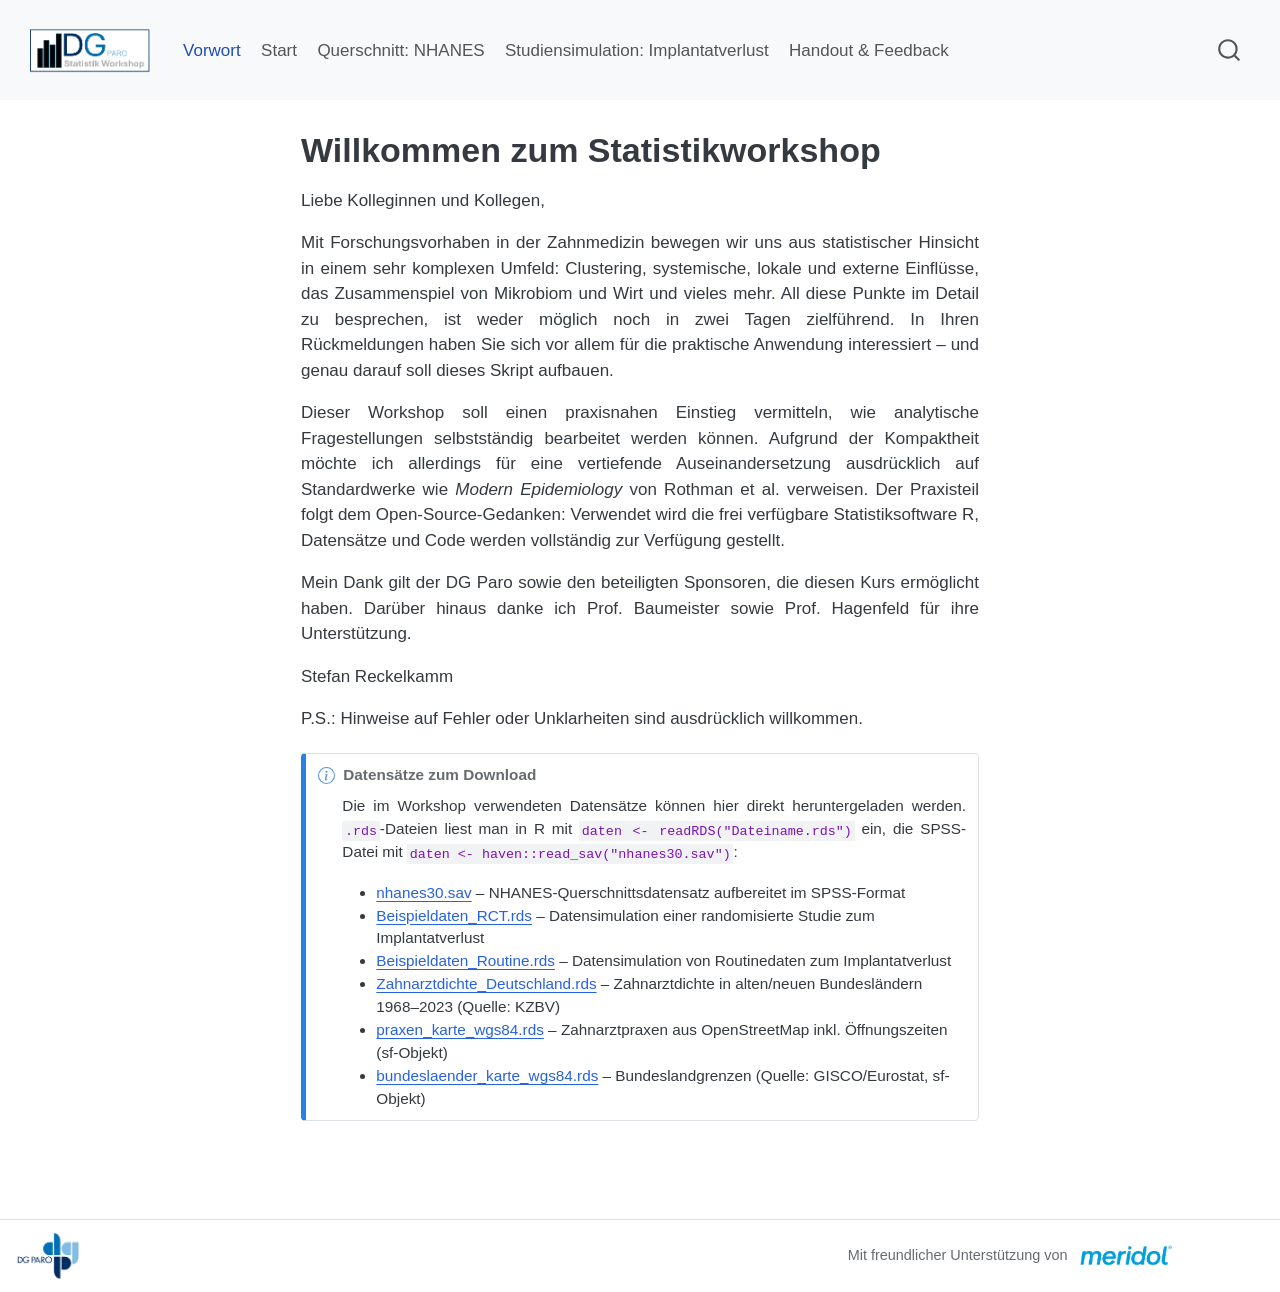
<file: docs/index.html>
<!DOCTYPE html>
<html xmlns="http://www.w3.org/1999/xhtml" lang="en" xml:lang="en"><head>

<meta charset="utf-8">
<meta name="generator" content="quarto-1.8.27">

<meta name="viewport" content="width=device-width, initial-scale=1.0, user-scalable=yes">


<title>Willkommen zum Statistikworkshop – </title>
<style>
code{white-space: pre-wrap;}
span.smallcaps{font-variant: small-caps;}
div.columns{display: flex; gap: min(4vw, 1.5em);}
div.column{flex: auto; overflow-x: auto;}
div.hanging-indent{margin-left: 1.5em; text-indent: -1.5em;}
ul.task-list{list-style: none;}
ul.task-list li input[type="checkbox"] {
  width: 0.8em;
  margin: 0 0.8em 0.2em -1em; /* quarto-specific, see https://github.com/quarto-dev/quarto-cli/issues/4556 */ 
  vertical-align: middle;
}
</style>


<script src="site_libs/quarto-nav/quarto-nav.js"></script>
<script src="site_libs/quarto-nav/headroom.min.js"></script>
<script src="site_libs/clipboard/clipboard.min.js"></script>
<script src="site_libs/quarto-search/autocomplete.umd.js"></script>
<script src="site_libs/quarto-search/fuse.min.js"></script>
<script src="site_libs/quarto-search/quarto-search.js"></script>
<meta name="quarto:offset" content="./">
<script src="site_libs/quarto-html/quarto.js" type="module"></script>
<script src="site_libs/quarto-html/tabsets/tabsets.js" type="module"></script>
<script src="site_libs/quarto-html/axe/axe-check.js" type="module"></script>
<script src="site_libs/quarto-html/popper.min.js"></script>
<script src="site_libs/quarto-html/tippy.umd.min.js"></script>
<script src="site_libs/quarto-html/anchor.min.js"></script>
<link href="site_libs/quarto-html/tippy.css" rel="stylesheet">
<link href="site_libs/quarto-html/quarto-syntax-highlighting-ed96de9b727972fe78a7b5d16c58bf87.css" rel="stylesheet" id="quarto-text-highlighting-styles">
<script src="site_libs/bootstrap/bootstrap.min.js"></script>
<link href="site_libs/bootstrap/bootstrap-icons.css" rel="stylesheet">
<link href="site_libs/bootstrap/bootstrap-88d95c9a95b436205d17c3563f9cdc3f.min.css" rel="stylesheet" append-hash="true" id="quarto-bootstrap" data-mode="light">
<script id="quarto-search-options" type="application/json">{
  "location": "navbar",
  "copy-button": false,
  "collapse-after": 3,
  "panel-placement": "end",
  "type": "overlay",
  "limit": 50,
  "keyboard-shortcut": [
    "f",
    "/",
    "s"
  ],
  "show-item-context": false,
  "language": {
    "search-no-results-text": "No results",
    "search-matching-documents-text": "matching documents",
    "search-copy-link-title": "Copy link to search",
    "search-hide-matches-text": "Hide additional matches",
    "search-more-match-text": "more match in this document",
    "search-more-matches-text": "more matches in this document",
    "search-clear-button-title": "Clear",
    "search-text-placeholder": "",
    "search-detached-cancel-button-title": "Cancel",
    "search-submit-button-title": "Submit",
    "search-label": "Search"
  }
}</script>


<link rel="stylesheet" href="styles.css">
</head>

<body class="floating nav-fixed quarto-light">

<div id="quarto-search-results"></div>
  <header id="quarto-header" class="headroom fixed-top">
    <nav class="navbar navbar-expand-lg " data-bs-theme="dark">
      <div class="navbar-container container-fluid">
      <div class="navbar-brand-container mx-auto">
    <a class="navbar-brand" href="./index.html">
    <span class="navbar-title"><img src="Logo.png" alt="Logo" style="height:8vh; width:auto;"></span>
    </a>
  </div>
            <div id="quarto-search" class="" title="Search"></div>
          <button class="navbar-toggler" type="button" data-bs-toggle="collapse" data-bs-target="#navbarCollapse" aria-controls="navbarCollapse" role="menu" aria-expanded="false" aria-label="Toggle navigation" onclick="if (window.quartoToggleHeadroom) { window.quartoToggleHeadroom(); }">
  <span class="navbar-toggler-icon"></span>
</button>
          <div class="collapse navbar-collapse" id="navbarCollapse">
            <ul class="navbar-nav navbar-nav-scroll me-auto">
  <li class="nav-item">
    <a class="nav-link active" href="./index.html" aria-current="page"> 
<span class="menu-text">Vorwort</span></a>
  </li>  
  <li class="nav-item">
    <a class="nav-link" href="./Lecture.html"> 
<span class="menu-text">Start</span></a>
  </li>  
  <li class="nav-item">
    <a class="nav-link" href="./NHANES_Auswertung.html"> 
<span class="menu-text">Querschnitt: NHANES</span></a>
  </li>  
  <li class="nav-item">
    <a class="nav-link" href="./Ueberlebensanalyse_Implantate.html"> 
<span class="menu-text">Studiensimulation: Implantatverlust</span></a>
  </li>  
  <li class="nav-item">
    <a class="nav-link" href="./Handout_Feedback.html"> 
<span class="menu-text">Handout &amp; Feedback</span></a>
  </li>  
</ul>
          </div> <!-- /navcollapse -->
            <div class="quarto-navbar-tools">
</div>
      </div> <!-- /container-fluid -->
    </nav>
</header>
<!-- content -->
<div id="quarto-content" class="quarto-container page-columns page-rows-contents page-layout-article page-navbar">
<!-- sidebar -->
  <nav id="quarto-sidebar" class="sidebar collapse collapse-horizontal quarto-sidebar-collapse-item sidebar-navigation floating overflow-auto">
    
</nav>
<div id="quarto-sidebar-glass" class="quarto-sidebar-collapse-item" data-bs-toggle="collapse" data-bs-target=".quarto-sidebar-collapse-item"></div>
<!-- margin-sidebar -->
    <div id="quarto-margin-sidebar" class="sidebar margin-sidebar zindex-bottom">
    </div>
<!-- main -->
<main class="content" id="quarto-document-content">

<header id="title-block-header" class="quarto-title-block default">
<div class="quarto-title">
<h1 class="title">Willkommen zum Statistikworkshop</h1>
</div>



<div class="quarto-title-meta">

    
  
    
  </div>
  


</header>


<p>Liebe Kolleginnen und Kollegen,</p>
<p>Mit Forschungsvorhaben in der Zahnmedizin bewegen wir uns aus statistischer Hinsicht in einem sehr komplexen Umfeld: Clustering, systemische, lokale und externe Einflüsse, das Zusammenspiel von Mikrobiom und Wirt und vieles mehr. All diese Punkte im Detail zu besprechen, ist weder möglich noch in zwei Tagen zielführend. In Ihren Rückmeldungen haben Sie sich vor allem für die praktische Anwendung interessiert – und genau darauf soll dieses Skript aufbauen.</p>
<p>Dieser Workshop soll einen praxisnahen Einstieg vermitteln, wie analytische Fragestellungen selbstständig bearbeitet werden können. Aufgrund der Kompaktheit möchte ich allerdings für eine vertiefende Auseinandersetzung ausdrücklich auf Standardwerke wie <em>Modern Epidemiology</em> von Rothman et al.&nbsp;verweisen. Der Praxisteil folgt dem Open-Source-Gedanken: Verwendet wird die frei verfügbare Statistiksoftware R, Datensätze und Code werden vollständig zur Verfügung gestellt.</p>
<p>Mein Dank gilt der DG Paro sowie den beteiligten Sponsoren, die diesen Kurs ermöglicht haben. Darüber hinaus danke ich Prof.&nbsp;Baumeister sowie Prof.&nbsp;Hagenfeld für ihre Unterstützung.</p>
<p>Stefan Reckelkamm</p>
<p>P.S.: Hinweise auf Fehler oder Unklarheiten sind ausdrücklich willkommen.</p>
<div class="callout callout-style-simple callout-note callout-titled">
<div class="callout-header d-flex align-content-center">
<div class="callout-icon-container">
<i class="callout-icon"></i>
</div>
<div class="callout-title-container flex-fill">
<span class="screen-reader-only">Note</span>Datensätze zum Download
</div>
</div>
<div class="callout-body-container callout-body">
<p>Die im Workshop verwendeten Datensätze können hier direkt heruntergeladen werden. <code>.rds</code>-Dateien liest man in R mit <code>daten &lt;- readRDS("Dateiname.rds")</code> ein, die SPSS-Datei mit <code>daten &lt;- haven::read_sav("nhanes30.sav")</code>:</p>
<ul>
<li><a href="Daten/nhanes30.sav">nhanes30.sav</a> – NHANES-Querschnittsdatensatz aufbereitet im SPSS-Format</li>
<li><a href="Daten/Beispieldaten_RCT.rds">Beispieldaten_RCT.rds</a> – Datensimulation einer randomisierte Studie zum Implantatverlust</li>
<li><a href="Daten/Beispieldaten_Routine.rds">Beispieldaten_Routine.rds</a> – Datensimulation von Routinedaten zum Implantatverlust</li>
<li><a href="Daten/Zahnarztdichte_Deutschland.rds">Zahnarztdichte_Deutschland.rds</a> – Zahnarztdichte in alten/neuen Bundesländern 1968–2023 (Quelle: KZBV)</li>
<li><a href="Daten/praxen_karte_wgs84.rds">praxen_karte_wgs84.rds</a> – Zahnarztpraxen aus OpenStreetMap inkl. Öffnungszeiten (sf-Objekt)</li>
<li><a href="Daten/bundeslaender_karte_wgs84.rds">bundeslaender_karte_wgs84.rds</a> – Bundeslandgrenzen (Quelle: GISCO/Eurostat, sf-Objekt)</li>
</ul>
</div>
</div>



</main> <!-- /main -->
<script id="quarto-html-after-body" type="application/javascript">
  window.document.addEventListener("DOMContentLoaded", function (event) {
    const icon = "";
    const anchorJS = new window.AnchorJS();
    anchorJS.options = {
      placement: 'right',
      icon: icon
    };
    anchorJS.add('.anchored');
    const isCodeAnnotation = (el) => {
      for (const clz of el.classList) {
        if (clz.startsWith('code-annotation-')) {                     
          return true;
        }
      }
      return false;
    }
    const onCopySuccess = function(e) {
      // button target
      const button = e.trigger;
      // don't keep focus
      button.blur();
      // flash "checked"
      button.classList.add('code-copy-button-checked');
      var currentTitle = button.getAttribute("title");
      button.setAttribute("title", "Copied!");
      let tooltip;
      if (window.bootstrap) {
        button.setAttribute("data-bs-toggle", "tooltip");
        button.setAttribute("data-bs-placement", "left");
        button.setAttribute("data-bs-title", "Copied!");
        tooltip = new bootstrap.Tooltip(button, 
          { trigger: "manual", 
            customClass: "code-copy-button-tooltip",
            offset: [0, -8]});
        tooltip.show();    
      }
      setTimeout(function() {
        if (tooltip) {
          tooltip.hide();
          button.removeAttribute("data-bs-title");
          button.removeAttribute("data-bs-toggle");
          button.removeAttribute("data-bs-placement");
        }
        button.setAttribute("title", currentTitle);
        button.classList.remove('code-copy-button-checked');
      }, 1000);
      // clear code selection
      e.clearSelection();
    }
    const getTextToCopy = function(trigger) {
      const outerScaffold = trigger.parentElement.cloneNode(true);
      const codeEl = outerScaffold.querySelector('code');
      for (const childEl of codeEl.children) {
        if (isCodeAnnotation(childEl)) {
          childEl.remove();
        }
      }
      return codeEl.innerText;
    }
    const clipboard = new window.ClipboardJS('.code-copy-button:not([data-in-quarto-modal])', {
      text: getTextToCopy
    });
    clipboard.on('success', onCopySuccess);
    if (window.document.getElementById('quarto-embedded-source-code-modal')) {
      const clipboardModal = new window.ClipboardJS('.code-copy-button[data-in-quarto-modal]', {
        text: getTextToCopy,
        container: window.document.getElementById('quarto-embedded-source-code-modal')
      });
      clipboardModal.on('success', onCopySuccess);
    }
      var localhostRegex = new RegExp(/^(?:http|https):\/\/localhost\:?[0-9]*\//);
      var mailtoRegex = new RegExp(/^mailto:/);
        var filterRegex = new RegExp('/' + window.location.host + '/');
      var isInternal = (href) => {
          return filterRegex.test(href) || localhostRegex.test(href) || mailtoRegex.test(href);
      }
      // Inspect non-navigation links and adorn them if external
     var links = window.document.querySelectorAll('a[href]:not(.nav-link):not(.navbar-brand):not(.toc-action):not(.sidebar-link):not(.sidebar-item-toggle):not(.pagination-link):not(.no-external):not([aria-hidden]):not(.dropdown-item):not(.quarto-navigation-tool):not(.about-link)');
      for (var i=0; i<links.length; i++) {
        const link = links[i];
        if (!isInternal(link.href)) {
          // undo the damage that might have been done by quarto-nav.js in the case of
          // links that we want to consider external
          if (link.dataset.originalHref !== undefined) {
            link.href = link.dataset.originalHref;
          }
        }
      }
    function tippyHover(el, contentFn, onTriggerFn, onUntriggerFn) {
      const config = {
        allowHTML: true,
        maxWidth: 500,
        delay: 100,
        arrow: false,
        appendTo: function(el) {
            return el.parentElement;
        },
        interactive: true,
        interactiveBorder: 10,
        theme: 'quarto',
        placement: 'bottom-start',
      };
      if (contentFn) {
        config.content = contentFn;
      }
      if (onTriggerFn) {
        config.onTrigger = onTriggerFn;
      }
      if (onUntriggerFn) {
        config.onUntrigger = onUntriggerFn;
      }
      window.tippy(el, config); 
    }
    const noterefs = window.document.querySelectorAll('a[role="doc-noteref"]');
    for (var i=0; i<noterefs.length; i++) {
      const ref = noterefs[i];
      tippyHover(ref, function() {
        // use id or data attribute instead here
        let href = ref.getAttribute('data-footnote-href') || ref.getAttribute('href');
        try { href = new URL(href).hash; } catch {}
        const id = href.replace(/^#\/?/, "");
        const note = window.document.getElementById(id);
        if (note) {
          return note.innerHTML;
        } else {
          return "";
        }
      });
    }
    const xrefs = window.document.querySelectorAll('a.quarto-xref');
    const processXRef = (id, note) => {
      // Strip column container classes
      const stripColumnClz = (el) => {
        el.classList.remove("page-full", "page-columns");
        if (el.children) {
          for (const child of el.children) {
            stripColumnClz(child);
          }
        }
      }
      stripColumnClz(note)
      if (id === null || id.startsWith('sec-')) {
        // Special case sections, only their first couple elements
        const container = document.createElement("div");
        if (note.children && note.children.length > 2) {
          container.appendChild(note.children[0].cloneNode(true));
          for (let i = 1; i < note.children.length; i++) {
            const child = note.children[i];
            if (child.tagName === "P" && child.innerText === "") {
              continue;
            } else {
              container.appendChild(child.cloneNode(true));
              break;
            }
          }
          if (window.Quarto?.typesetMath) {
            window.Quarto.typesetMath(container);
          }
          return container.innerHTML
        } else {
          if (window.Quarto?.typesetMath) {
            window.Quarto.typesetMath(note);
          }
          return note.innerHTML;
        }
      } else {
        // Remove any anchor links if they are present
        const anchorLink = note.querySelector('a.anchorjs-link');
        if (anchorLink) {
          anchorLink.remove();
        }
        if (window.Quarto?.typesetMath) {
          window.Quarto.typesetMath(note);
        }
        if (note.classList.contains("callout")) {
          return note.outerHTML;
        } else {
          return note.innerHTML;
        }
      }
    }
    for (var i=0; i<xrefs.length; i++) {
      const xref = xrefs[i];
      tippyHover(xref, undefined, function(instance) {
        instance.disable();
        let url = xref.getAttribute('href');
        let hash = undefined; 
        if (url.startsWith('#')) {
          hash = url;
        } else {
          try { hash = new URL(url).hash; } catch {}
        }
        if (hash) {
          const id = hash.replace(/^#\/?/, "");
          const note = window.document.getElementById(id);
          if (note !== null) {
            try {
              const html = processXRef(id, note.cloneNode(true));
              instance.setContent(html);
            } finally {
              instance.enable();
              instance.show();
            }
          } else {
            // See if we can fetch this
            fetch(url.split('#')[0])
            .then(res => res.text())
            .then(html => {
              const parser = new DOMParser();
              const htmlDoc = parser.parseFromString(html, "text/html");
              const note = htmlDoc.getElementById(id);
              if (note !== null) {
                const html = processXRef(id, note);
                instance.setContent(html);
              } 
            }).finally(() => {
              instance.enable();
              instance.show();
            });
          }
        } else {
          // See if we can fetch a full url (with no hash to target)
          // This is a special case and we should probably do some content thinning / targeting
          fetch(url)
          .then(res => res.text())
          .then(html => {
            const parser = new DOMParser();
            const htmlDoc = parser.parseFromString(html, "text/html");
            const note = htmlDoc.querySelector('main.content');
            if (note !== null) {
              // This should only happen for chapter cross references
              // (since there is no id in the URL)
              // remove the first header
              if (note.children.length > 0 && note.children[0].tagName === "HEADER") {
                note.children[0].remove();
              }
              const html = processXRef(null, note);
              instance.setContent(html);
            } 
          }).finally(() => {
            instance.enable();
            instance.show();
          });
        }
      }, function(instance) {
      });
    }
        let selectedAnnoteEl;
        const selectorForAnnotation = ( cell, annotation) => {
          let cellAttr = 'data-code-cell="' + cell + '"';
          let lineAttr = 'data-code-annotation="' +  annotation + '"';
          const selector = 'span[' + cellAttr + '][' + lineAttr + ']';
          return selector;
        }
        const selectCodeLines = (annoteEl) => {
          const doc = window.document;
          const targetCell = annoteEl.getAttribute("data-target-cell");
          const targetAnnotation = annoteEl.getAttribute("data-target-annotation");
          const annoteSpan = window.document.querySelector(selectorForAnnotation(targetCell, targetAnnotation));
          const lines = annoteSpan.getAttribute("data-code-lines").split(",");
          const lineIds = lines.map((line) => {
            return targetCell + "-" + line;
          })
          let top = null;
          let height = null;
          let parent = null;
          if (lineIds.length > 0) {
              //compute the position of the single el (top and bottom and make a div)
              const el = window.document.getElementById(lineIds[0]);
              top = el.offsetTop;
              height = el.offsetHeight;
              parent = el.parentElement.parentElement;
            if (lineIds.length > 1) {
              const lastEl = window.document.getElementById(lineIds[lineIds.length - 1]);
              const bottom = lastEl.offsetTop + lastEl.offsetHeight;
              height = bottom - top;
            }
            if (top !== null && height !== null && parent !== null) {
              // cook up a div (if necessary) and position it 
              let div = window.document.getElementById("code-annotation-line-highlight");
              if (div === null) {
                div = window.document.createElement("div");
                div.setAttribute("id", "code-annotation-line-highlight");
                div.style.position = 'absolute';
                parent.appendChild(div);
              }
              div.style.top = top - 2 + "px";
              div.style.height = height + 4 + "px";
              div.style.left = 0;
              let gutterDiv = window.document.getElementById("code-annotation-line-highlight-gutter");
              if (gutterDiv === null) {
                gutterDiv = window.document.createElement("div");
                gutterDiv.setAttribute("id", "code-annotation-line-highlight-gutter");
                gutterDiv.style.position = 'absolute';
                const codeCell = window.document.getElementById(targetCell);
                const gutter = codeCell.querySelector('.code-annotation-gutter');
                gutter.appendChild(gutterDiv);
              }
              gutterDiv.style.top = top - 2 + "px";
              gutterDiv.style.height = height + 4 + "px";
            }
            selectedAnnoteEl = annoteEl;
          }
        };
        const unselectCodeLines = () => {
          const elementsIds = ["code-annotation-line-highlight", "code-annotation-line-highlight-gutter"];
          elementsIds.forEach((elId) => {
            const div = window.document.getElementById(elId);
            if (div) {
              div.remove();
            }
          });
          selectedAnnoteEl = undefined;
        };
          // Handle positioning of the toggle
      window.addEventListener(
        "resize",
        throttle(() => {
          elRect = undefined;
          if (selectedAnnoteEl) {
            selectCodeLines(selectedAnnoteEl);
          }
        }, 10)
      );
      function throttle(fn, ms) {
      let throttle = false;
      let timer;
        return (...args) => {
          if(!throttle) { // first call gets through
              fn.apply(this, args);
              throttle = true;
          } else { // all the others get throttled
              if(timer) clearTimeout(timer); // cancel #2
              timer = setTimeout(() => {
                fn.apply(this, args);
                timer = throttle = false;
              }, ms);
          }
        };
      }
        // Attach click handler to the DT
        const annoteDls = window.document.querySelectorAll('dt[data-target-cell]');
        for (const annoteDlNode of annoteDls) {
          annoteDlNode.addEventListener('click', (event) => {
            const clickedEl = event.target;
            if (clickedEl !== selectedAnnoteEl) {
              unselectCodeLines();
              const activeEl = window.document.querySelector('dt[data-target-cell].code-annotation-active');
              if (activeEl) {
                activeEl.classList.remove('code-annotation-active');
              }
              selectCodeLines(clickedEl);
              clickedEl.classList.add('code-annotation-active');
            } else {
              // Unselect the line
              unselectCodeLines();
              clickedEl.classList.remove('code-annotation-active');
            }
          });
        }
    const findCites = (el) => {
      const parentEl = el.parentElement;
      if (parentEl) {
        const cites = parentEl.dataset.cites;
        if (cites) {
          return {
            el,
            cites: cites.split(' ')
          };
        } else {
          return findCites(el.parentElement)
        }
      } else {
        return undefined;
      }
    };
    var bibliorefs = window.document.querySelectorAll('a[role="doc-biblioref"]');
    for (var i=0; i<bibliorefs.length; i++) {
      const ref = bibliorefs[i];
      const citeInfo = findCites(ref);
      if (citeInfo) {
        tippyHover(citeInfo.el, function() {
          var popup = window.document.createElement('div');
          citeInfo.cites.forEach(function(cite) {
            var citeDiv = window.document.createElement('div');
            citeDiv.classList.add('hanging-indent');
            citeDiv.classList.add('csl-entry');
            var biblioDiv = window.document.getElementById('ref-' + cite);
            if (biblioDiv) {
              citeDiv.innerHTML = biblioDiv.innerHTML;
            }
            popup.appendChild(citeDiv);
          });
          return popup.innerHTML;
        });
      }
    }
  });
  </script>
</div> <!-- /content -->
<footer class="footer">
  <div class="nav-footer">
    <div class="nav-footer-left">
<p><a class="footer-logo-link" href="https://www.dgparo.de/" title="Deutsche Gesellschaft für Parodontologie e.V."><img class="footer-logo footer-logo-dgparo" src="Logo_DGParo.png" alt="Deutsche Gesellschaft für Parodontologie e.V."></a></p>
</div>   
    <div class="nav-footer-center">
      &nbsp;
    </div>
    <div class="nav-footer-right">
<p><span class="footer-sponsor-text">Mit freundlicher Unterstützung von</span><a class="footer-logo-link" href="https://www.meridol.de/" title="meridol"><img class="footer-logo footer-logo-meridol" src="Logo_Meridol.png" alt="meridol"></a></p>
</div>
  </div>
</footer>




</body></html>
</file>
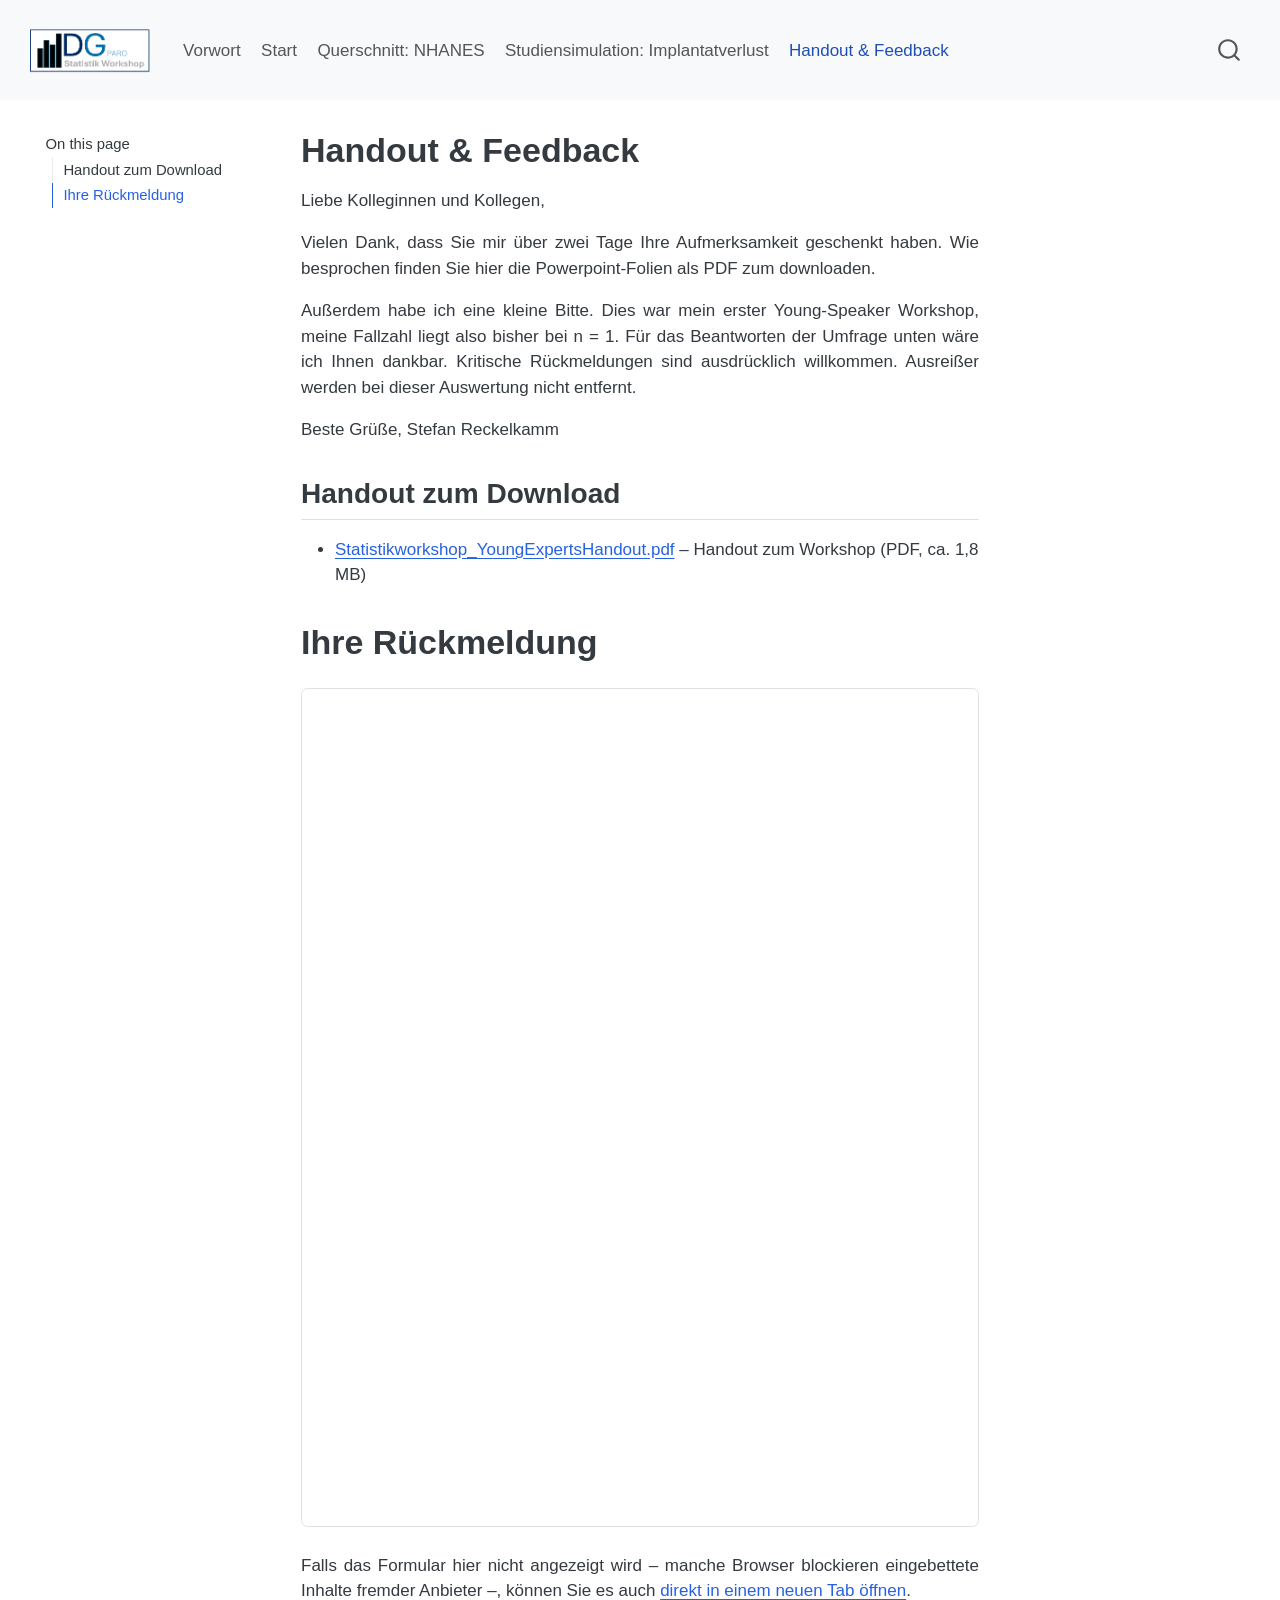
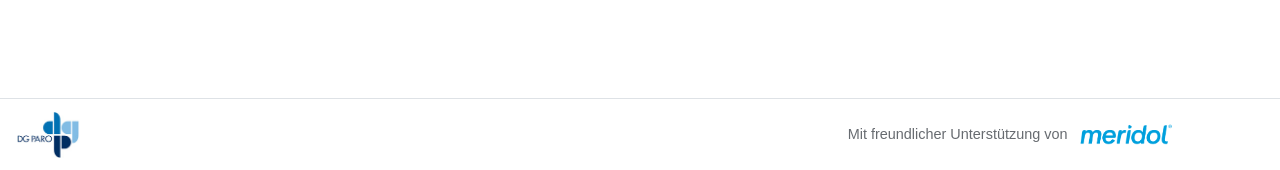
<file: docs/Handout_Feedback.html>
<!DOCTYPE html>
<html xmlns="http://www.w3.org/1999/xhtml" lang="en" xml:lang="en"><head>

<meta charset="utf-8">
<meta name="generator" content="quarto-1.8.27">

<meta name="viewport" content="width=device-width, initial-scale=1.0, user-scalable=yes">


<title>Handout &amp; Feedback – </title>
<style>
code{white-space: pre-wrap;}
span.smallcaps{font-variant: small-caps;}
div.columns{display: flex; gap: min(4vw, 1.5em);}
div.column{flex: auto; overflow-x: auto;}
div.hanging-indent{margin-left: 1.5em; text-indent: -1.5em;}
ul.task-list{list-style: none;}
ul.task-list li input[type="checkbox"] {
  width: 0.8em;
  margin: 0 0.8em 0.2em -1em; /* quarto-specific, see https://github.com/quarto-dev/quarto-cli/issues/4556 */ 
  vertical-align: middle;
}
</style>


<script src="site_libs/quarto-nav/quarto-nav.js"></script>
<script src="site_libs/quarto-nav/headroom.min.js"></script>
<script src="site_libs/clipboard/clipboard.min.js"></script>
<script src="site_libs/quarto-search/autocomplete.umd.js"></script>
<script src="site_libs/quarto-search/fuse.min.js"></script>
<script src="site_libs/quarto-search/quarto-search.js"></script>
<meta name="quarto:offset" content="./">
<script src="site_libs/quarto-html/quarto.js" type="module"></script>
<script src="site_libs/quarto-html/tabsets/tabsets.js" type="module"></script>
<script src="site_libs/quarto-html/axe/axe-check.js" type="module"></script>
<script src="site_libs/quarto-html/popper.min.js"></script>
<script src="site_libs/quarto-html/tippy.umd.min.js"></script>
<script src="site_libs/quarto-html/anchor.min.js"></script>
<link href="site_libs/quarto-html/tippy.css" rel="stylesheet">
<link href="site_libs/quarto-html/quarto-syntax-highlighting-ed96de9b727972fe78a7b5d16c58bf87.css" rel="stylesheet" id="quarto-text-highlighting-styles">
<script src="site_libs/bootstrap/bootstrap.min.js"></script>
<link href="site_libs/bootstrap/bootstrap-icons.css" rel="stylesheet">
<link href="site_libs/bootstrap/bootstrap-88d95c9a95b436205d17c3563f9cdc3f.min.css" rel="stylesheet" append-hash="true" id="quarto-bootstrap" data-mode="light">
<script id="quarto-search-options" type="application/json">{
  "location": "navbar",
  "copy-button": false,
  "collapse-after": 3,
  "panel-placement": "end",
  "type": "overlay",
  "limit": 50,
  "keyboard-shortcut": [
    "f",
    "/",
    "s"
  ],
  "show-item-context": false,
  "language": {
    "search-no-results-text": "No results",
    "search-matching-documents-text": "matching documents",
    "search-copy-link-title": "Copy link to search",
    "search-hide-matches-text": "Hide additional matches",
    "search-more-match-text": "more match in this document",
    "search-more-matches-text": "more matches in this document",
    "search-clear-button-title": "Clear",
    "search-text-placeholder": "",
    "search-detached-cancel-button-title": "Cancel",
    "search-submit-button-title": "Submit",
    "search-label": "Search"
  }
}</script>


<link rel="stylesheet" href="styles.css">
</head>

<body class="floating nav-fixed quarto-light">

<div id="quarto-search-results"></div>
  <header id="quarto-header" class="headroom fixed-top">
    <nav class="navbar navbar-expand-lg " data-bs-theme="dark">
      <div class="navbar-container container-fluid">
      <div class="navbar-brand-container mx-auto">
    <a class="navbar-brand" href="./index.html">
    <span class="navbar-title"><img src="Logo.png" alt="Logo" style="height:8vh; width:auto;"></span>
    </a>
  </div>
            <div id="quarto-search" class="" title="Search"></div>
          <button class="navbar-toggler" type="button" data-bs-toggle="collapse" data-bs-target="#navbarCollapse" aria-controls="navbarCollapse" role="menu" aria-expanded="false" aria-label="Toggle navigation" onclick="if (window.quartoToggleHeadroom) { window.quartoToggleHeadroom(); }">
  <span class="navbar-toggler-icon"></span>
</button>
          <div class="collapse navbar-collapse" id="navbarCollapse">
            <ul class="navbar-nav navbar-nav-scroll me-auto">
  <li class="nav-item">
    <a class="nav-link" href="./index.html"> 
<span class="menu-text">Vorwort</span></a>
  </li>  
  <li class="nav-item">
    <a class="nav-link" href="./Lecture.html"> 
<span class="menu-text">Start</span></a>
  </li>  
  <li class="nav-item">
    <a class="nav-link" href="./NHANES_Auswertung.html"> 
<span class="menu-text">Querschnitt: NHANES</span></a>
  </li>  
  <li class="nav-item">
    <a class="nav-link" href="./Ueberlebensanalyse_Implantate.html"> 
<span class="menu-text">Studiensimulation: Implantatverlust</span></a>
  </li>  
  <li class="nav-item">
    <a class="nav-link active" href="./Handout_Feedback.html" aria-current="page"> 
<span class="menu-text">Handout &amp; Feedback</span></a>
  </li>  
</ul>
          </div> <!-- /navcollapse -->
            <div class="quarto-navbar-tools">
</div>
      </div> <!-- /container-fluid -->
    </nav>
</header>
<!-- content -->
<div id="quarto-content" class="quarto-container page-columns page-rows-contents page-layout-article page-navbar">
<!-- sidebar -->
  <nav id="quarto-sidebar" class="sidebar collapse collapse-horizontal quarto-sidebar-collapse-item sidebar-navigation floating overflow-auto">
    <nav id="TOC" role="doc-toc" class="toc-active">
    <h2 id="toc-title">On this page</h2>
   
  <ul class="collapse">
  <li><a href="#handout-zum-download" id="toc-handout-zum-download" class="nav-link active" data-scroll-target="#handout-zum-download">Handout zum Download</a></li>
  <li><a href="#feedback" id="toc-feedback" class="nav-link" data-scroll-target="#feedback">Ihre Rückmeldung</a></li>
  </ul>
</nav>
</nav>
<div id="quarto-sidebar-glass" class="quarto-sidebar-collapse-item" data-bs-toggle="collapse" data-bs-target=".quarto-sidebar-collapse-item"></div>
<!-- margin-sidebar -->
    <div id="quarto-margin-sidebar" class="sidebar margin-sidebar zindex-bottom">
    </div>
<!-- main -->
<main class="content" id="quarto-document-content">

<header id="title-block-header" class="quarto-title-block default">
<div class="quarto-title">
<h1 class="title">Handout &amp; Feedback</h1>
</div>



<div class="quarto-title-meta">

    
  
    
  </div>
  


</header>


<p>Liebe Kolleginnen und Kollegen,</p>
<p>Vielen Dank, dass Sie mir über zwei Tage Ihre Aufmerksamkeit geschenkt haben. Wie besprochen finden Sie hier die Powerpoint-Folien als PDF zum downloaden.</p>
<p>Außerdem habe ich eine kleine Bitte. Dies war mein erster Young-Speaker Workshop, meine Fallzahl liegt also bisher bei n = 1. Für das Beantworten der Umfrage unten wäre ich Ihnen dankbar. Kritische Rückmeldungen sind ausdrücklich willkommen. Ausreißer werden bei dieser Auswertung nicht entfernt.</p>
<p>Beste Grüße, Stefan Reckelkamm</p>
<section id="handout-zum-download" class="level2">
<h2 class="anchored" data-anchor-id="handout-zum-download">Handout zum Download</h2>
<ul>
<li><a href="Statistikworkshop_YoungExpertsHandout.pdf">Statistikworkshop_YoungExpertsHandout.pdf</a> – Handout zum Workshop (PDF, ca. 1,8 MB)</li>
</ul>
</section>
<section id="feedback" class="level1">
<h1>Ihre Rückmeldung</h1>
<div class="feedback-embed">
<iframe src="https://forms.cloud.microsoft/Pages/ResponsePage.aspx?id=w_JsJ17RRUKhBa7_7lSgCx2rY75NYx9Plp3-M0vbiI5UM1ZLQUsyOVZXUEhMSENHSEtGNkNaQ09UUS4u&amp;embed=true" title="Feedback-Formular zum Statistikworkshop" width="100%" height="820" frameborder="0" marginwidth="0" marginheight="0" style="border: none; max-width: 100%; max-height: 100vh;" allowfullscreen="" webkitallowfullscreen="" mozallowfullscreen="" msallowfullscreen="">
</iframe>
</div>
<p>Falls das Formular hier nicht angezeigt wird – manche Browser blockieren eingebettete Inhalte fremder Anbieter –, können Sie es auch <a href="https://forms.cloud.microsoft/Pages/ResponsePage.aspx?id=w_JsJ17RRUKhBa7_7lSgCx2rY75NYx9Plp3-M0vbiI5UM1ZLQUsyOVZXUEhMSENHSEtGNkNaQ09UUS4u" target="_blank">direkt in einem neuen Tab öffnen</a>.</p>


</section>

</main> <!-- /main -->
<script id="quarto-html-after-body" type="application/javascript">
  window.document.addEventListener("DOMContentLoaded", function (event) {
    const icon = "";
    const anchorJS = new window.AnchorJS();
    anchorJS.options = {
      placement: 'right',
      icon: icon
    };
    anchorJS.add('.anchored');
    const isCodeAnnotation = (el) => {
      for (const clz of el.classList) {
        if (clz.startsWith('code-annotation-')) {                     
          return true;
        }
      }
      return false;
    }
    const onCopySuccess = function(e) {
      // button target
      const button = e.trigger;
      // don't keep focus
      button.blur();
      // flash "checked"
      button.classList.add('code-copy-button-checked');
      var currentTitle = button.getAttribute("title");
      button.setAttribute("title", "Copied!");
      let tooltip;
      if (window.bootstrap) {
        button.setAttribute("data-bs-toggle", "tooltip");
        button.setAttribute("data-bs-placement", "left");
        button.setAttribute("data-bs-title", "Copied!");
        tooltip = new bootstrap.Tooltip(button, 
          { trigger: "manual", 
            customClass: "code-copy-button-tooltip",
            offset: [0, -8]});
        tooltip.show();    
      }
      setTimeout(function() {
        if (tooltip) {
          tooltip.hide();
          button.removeAttribute("data-bs-title");
          button.removeAttribute("data-bs-toggle");
          button.removeAttribute("data-bs-placement");
        }
        button.setAttribute("title", currentTitle);
        button.classList.remove('code-copy-button-checked');
      }, 1000);
      // clear code selection
      e.clearSelection();
    }
    const getTextToCopy = function(trigger) {
      const outerScaffold = trigger.parentElement.cloneNode(true);
      const codeEl = outerScaffold.querySelector('code');
      for (const childEl of codeEl.children) {
        if (isCodeAnnotation(childEl)) {
          childEl.remove();
        }
      }
      return codeEl.innerText;
    }
    const clipboard = new window.ClipboardJS('.code-copy-button:not([data-in-quarto-modal])', {
      text: getTextToCopy
    });
    clipboard.on('success', onCopySuccess);
    if (window.document.getElementById('quarto-embedded-source-code-modal')) {
      const clipboardModal = new window.ClipboardJS('.code-copy-button[data-in-quarto-modal]', {
        text: getTextToCopy,
        container: window.document.getElementById('quarto-embedded-source-code-modal')
      });
      clipboardModal.on('success', onCopySuccess);
    }
      var localhostRegex = new RegExp(/^(?:http|https):\/\/localhost\:?[0-9]*\//);
      var mailtoRegex = new RegExp(/^mailto:/);
        var filterRegex = new RegExp('/' + window.location.host + '/');
      var isInternal = (href) => {
          return filterRegex.test(href) || localhostRegex.test(href) || mailtoRegex.test(href);
      }
      // Inspect non-navigation links and adorn them if external
     var links = window.document.querySelectorAll('a[href]:not(.nav-link):not(.navbar-brand):not(.toc-action):not(.sidebar-link):not(.sidebar-item-toggle):not(.pagination-link):not(.no-external):not([aria-hidden]):not(.dropdown-item):not(.quarto-navigation-tool):not(.about-link)');
      for (var i=0; i<links.length; i++) {
        const link = links[i];
        if (!isInternal(link.href)) {
          // undo the damage that might have been done by quarto-nav.js in the case of
          // links that we want to consider external
          if (link.dataset.originalHref !== undefined) {
            link.href = link.dataset.originalHref;
          }
        }
      }
    function tippyHover(el, contentFn, onTriggerFn, onUntriggerFn) {
      const config = {
        allowHTML: true,
        maxWidth: 500,
        delay: 100,
        arrow: false,
        appendTo: function(el) {
            return el.parentElement;
        },
        interactive: true,
        interactiveBorder: 10,
        theme: 'quarto',
        placement: 'bottom-start',
      };
      if (contentFn) {
        config.content = contentFn;
      }
      if (onTriggerFn) {
        config.onTrigger = onTriggerFn;
      }
      if (onUntriggerFn) {
        config.onUntrigger = onUntriggerFn;
      }
      window.tippy(el, config); 
    }
    const noterefs = window.document.querySelectorAll('a[role="doc-noteref"]');
    for (var i=0; i<noterefs.length; i++) {
      const ref = noterefs[i];
      tippyHover(ref, function() {
        // use id or data attribute instead here
        let href = ref.getAttribute('data-footnote-href') || ref.getAttribute('href');
        try { href = new URL(href).hash; } catch {}
        const id = href.replace(/^#\/?/, "");
        const note = window.document.getElementById(id);
        if (note) {
          return note.innerHTML;
        } else {
          return "";
        }
      });
    }
    const xrefs = window.document.querySelectorAll('a.quarto-xref');
    const processXRef = (id, note) => {
      // Strip column container classes
      const stripColumnClz = (el) => {
        el.classList.remove("page-full", "page-columns");
        if (el.children) {
          for (const child of el.children) {
            stripColumnClz(child);
          }
        }
      }
      stripColumnClz(note)
      if (id === null || id.startsWith('sec-')) {
        // Special case sections, only their first couple elements
        const container = document.createElement("div");
        if (note.children && note.children.length > 2) {
          container.appendChild(note.children[0].cloneNode(true));
          for (let i = 1; i < note.children.length; i++) {
            const child = note.children[i];
            if (child.tagName === "P" && child.innerText === "") {
              continue;
            } else {
              container.appendChild(child.cloneNode(true));
              break;
            }
          }
          if (window.Quarto?.typesetMath) {
            window.Quarto.typesetMath(container);
          }
          return container.innerHTML
        } else {
          if (window.Quarto?.typesetMath) {
            window.Quarto.typesetMath(note);
          }
          return note.innerHTML;
        }
      } else {
        // Remove any anchor links if they are present
        const anchorLink = note.querySelector('a.anchorjs-link');
        if (anchorLink) {
          anchorLink.remove();
        }
        if (window.Quarto?.typesetMath) {
          window.Quarto.typesetMath(note);
        }
        if (note.classList.contains("callout")) {
          return note.outerHTML;
        } else {
          return note.innerHTML;
        }
      }
    }
    for (var i=0; i<xrefs.length; i++) {
      const xref = xrefs[i];
      tippyHover(xref, undefined, function(instance) {
        instance.disable();
        let url = xref.getAttribute('href');
        let hash = undefined; 
        if (url.startsWith('#')) {
          hash = url;
        } else {
          try { hash = new URL(url).hash; } catch {}
        }
        if (hash) {
          const id = hash.replace(/^#\/?/, "");
          const note = window.document.getElementById(id);
          if (note !== null) {
            try {
              const html = processXRef(id, note.cloneNode(true));
              instance.setContent(html);
            } finally {
              instance.enable();
              instance.show();
            }
          } else {
            // See if we can fetch this
            fetch(url.split('#')[0])
            .then(res => res.text())
            .then(html => {
              const parser = new DOMParser();
              const htmlDoc = parser.parseFromString(html, "text/html");
              const note = htmlDoc.getElementById(id);
              if (note !== null) {
                const html = processXRef(id, note);
                instance.setContent(html);
              } 
            }).finally(() => {
              instance.enable();
              instance.show();
            });
          }
        } else {
          // See if we can fetch a full url (with no hash to target)
          // This is a special case and we should probably do some content thinning / targeting
          fetch(url)
          .then(res => res.text())
          .then(html => {
            const parser = new DOMParser();
            const htmlDoc = parser.parseFromString(html, "text/html");
            const note = htmlDoc.querySelector('main.content');
            if (note !== null) {
              // This should only happen for chapter cross references
              // (since there is no id in the URL)
              // remove the first header
              if (note.children.length > 0 && note.children[0].tagName === "HEADER") {
                note.children[0].remove();
              }
              const html = processXRef(null, note);
              instance.setContent(html);
            } 
          }).finally(() => {
            instance.enable();
            instance.show();
          });
        }
      }, function(instance) {
      });
    }
        let selectedAnnoteEl;
        const selectorForAnnotation = ( cell, annotation) => {
          let cellAttr = 'data-code-cell="' + cell + '"';
          let lineAttr = 'data-code-annotation="' +  annotation + '"';
          const selector = 'span[' + cellAttr + '][' + lineAttr + ']';
          return selector;
        }
        const selectCodeLines = (annoteEl) => {
          const doc = window.document;
          const targetCell = annoteEl.getAttribute("data-target-cell");
          const targetAnnotation = annoteEl.getAttribute("data-target-annotation");
          const annoteSpan = window.document.querySelector(selectorForAnnotation(targetCell, targetAnnotation));
          const lines = annoteSpan.getAttribute("data-code-lines").split(",");
          const lineIds = lines.map((line) => {
            return targetCell + "-" + line;
          })
          let top = null;
          let height = null;
          let parent = null;
          if (lineIds.length > 0) {
              //compute the position of the single el (top and bottom and make a div)
              const el = window.document.getElementById(lineIds[0]);
              top = el.offsetTop;
              height = el.offsetHeight;
              parent = el.parentElement.parentElement;
            if (lineIds.length > 1) {
              const lastEl = window.document.getElementById(lineIds[lineIds.length - 1]);
              const bottom = lastEl.offsetTop + lastEl.offsetHeight;
              height = bottom - top;
            }
            if (top !== null && height !== null && parent !== null) {
              // cook up a div (if necessary) and position it 
              let div = window.document.getElementById("code-annotation-line-highlight");
              if (div === null) {
                div = window.document.createElement("div");
                div.setAttribute("id", "code-annotation-line-highlight");
                div.style.position = 'absolute';
                parent.appendChild(div);
              }
              div.style.top = top - 2 + "px";
              div.style.height = height + 4 + "px";
              div.style.left = 0;
              let gutterDiv = window.document.getElementById("code-annotation-line-highlight-gutter");
              if (gutterDiv === null) {
                gutterDiv = window.document.createElement("div");
                gutterDiv.setAttribute("id", "code-annotation-line-highlight-gutter");
                gutterDiv.style.position = 'absolute';
                const codeCell = window.document.getElementById(targetCell);
                const gutter = codeCell.querySelector('.code-annotation-gutter');
                gutter.appendChild(gutterDiv);
              }
              gutterDiv.style.top = top - 2 + "px";
              gutterDiv.style.height = height + 4 + "px";
            }
            selectedAnnoteEl = annoteEl;
          }
        };
        const unselectCodeLines = () => {
          const elementsIds = ["code-annotation-line-highlight", "code-annotation-line-highlight-gutter"];
          elementsIds.forEach((elId) => {
            const div = window.document.getElementById(elId);
            if (div) {
              div.remove();
            }
          });
          selectedAnnoteEl = undefined;
        };
          // Handle positioning of the toggle
      window.addEventListener(
        "resize",
        throttle(() => {
          elRect = undefined;
          if (selectedAnnoteEl) {
            selectCodeLines(selectedAnnoteEl);
          }
        }, 10)
      );
      function throttle(fn, ms) {
      let throttle = false;
      let timer;
        return (...args) => {
          if(!throttle) { // first call gets through
              fn.apply(this, args);
              throttle = true;
          } else { // all the others get throttled
              if(timer) clearTimeout(timer); // cancel #2
              timer = setTimeout(() => {
                fn.apply(this, args);
                timer = throttle = false;
              }, ms);
          }
        };
      }
        // Attach click handler to the DT
        const annoteDls = window.document.querySelectorAll('dt[data-target-cell]');
        for (const annoteDlNode of annoteDls) {
          annoteDlNode.addEventListener('click', (event) => {
            const clickedEl = event.target;
            if (clickedEl !== selectedAnnoteEl) {
              unselectCodeLines();
              const activeEl = window.document.querySelector('dt[data-target-cell].code-annotation-active');
              if (activeEl) {
                activeEl.classList.remove('code-annotation-active');
              }
              selectCodeLines(clickedEl);
              clickedEl.classList.add('code-annotation-active');
            } else {
              // Unselect the line
              unselectCodeLines();
              clickedEl.classList.remove('code-annotation-active');
            }
          });
        }
    const findCites = (el) => {
      const parentEl = el.parentElement;
      if (parentEl) {
        const cites = parentEl.dataset.cites;
        if (cites) {
          return {
            el,
            cites: cites.split(' ')
          };
        } else {
          return findCites(el.parentElement)
        }
      } else {
        return undefined;
      }
    };
    var bibliorefs = window.document.querySelectorAll('a[role="doc-biblioref"]');
    for (var i=0; i<bibliorefs.length; i++) {
      const ref = bibliorefs[i];
      const citeInfo = findCites(ref);
      if (citeInfo) {
        tippyHover(citeInfo.el, function() {
          var popup = window.document.createElement('div');
          citeInfo.cites.forEach(function(cite) {
            var citeDiv = window.document.createElement('div');
            citeDiv.classList.add('hanging-indent');
            citeDiv.classList.add('csl-entry');
            var biblioDiv = window.document.getElementById('ref-' + cite);
            if (biblioDiv) {
              citeDiv.innerHTML = biblioDiv.innerHTML;
            }
            popup.appendChild(citeDiv);
          });
          return popup.innerHTML;
        });
      }
    }
  });
  </script>
</div> <!-- /content -->
<footer class="footer">
  <div class="nav-footer">
    <div class="nav-footer-left">
<p><a class="footer-logo-link" href="https://www.dgparo.de/" title="Deutsche Gesellschaft für Parodontologie e.V."><img class="footer-logo footer-logo-dgparo" src="Logo_DGParo.png" alt="Deutsche Gesellschaft für Parodontologie e.V."></a></p>
</div>   
    <div class="nav-footer-center">
      &nbsp;
    </div>
    <div class="nav-footer-right">
<p><span class="footer-sponsor-text">Mit freundlicher Unterstützung von</span><a class="footer-logo-link" href="https://www.meridol.de/" title="meridol"><img class="footer-logo footer-logo-meridol" src="Logo_Meridol.png" alt="meridol"></a></p>
</div>
  </div>
</footer>




</body></html>
</file>
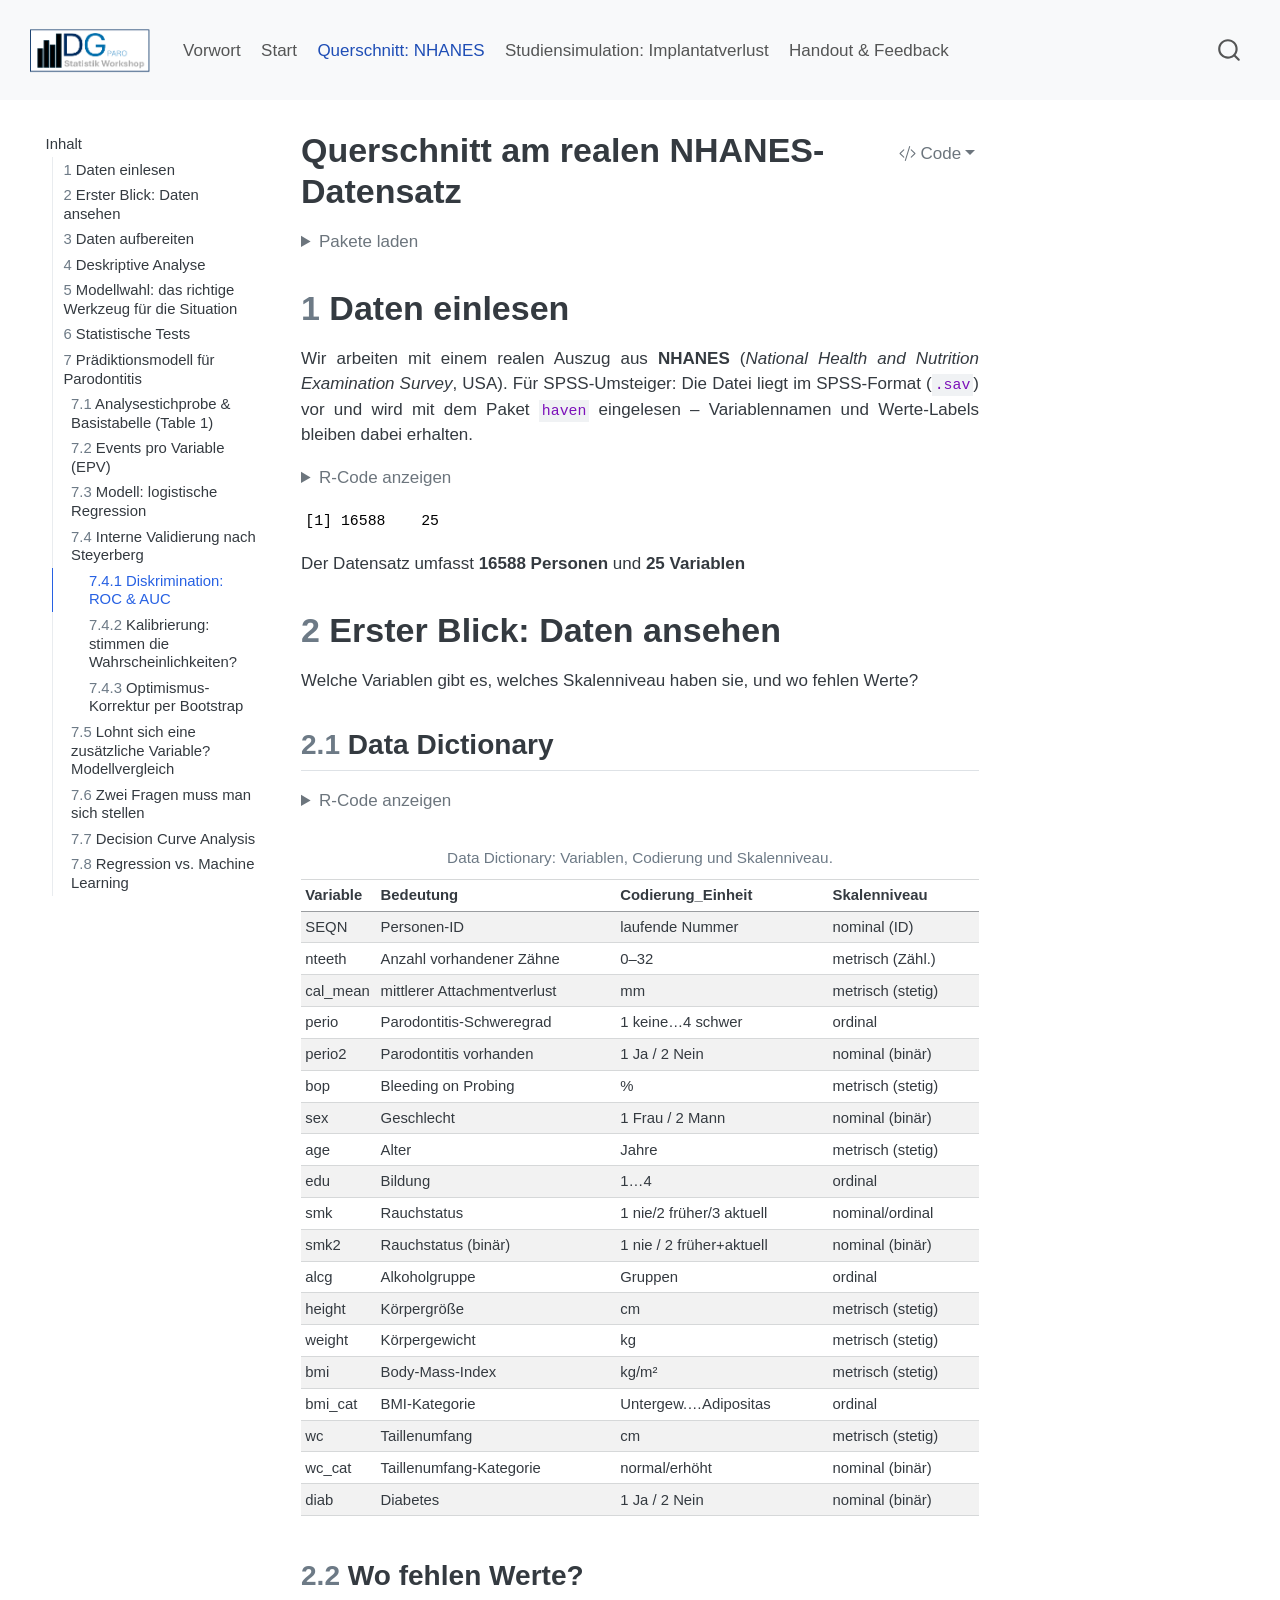
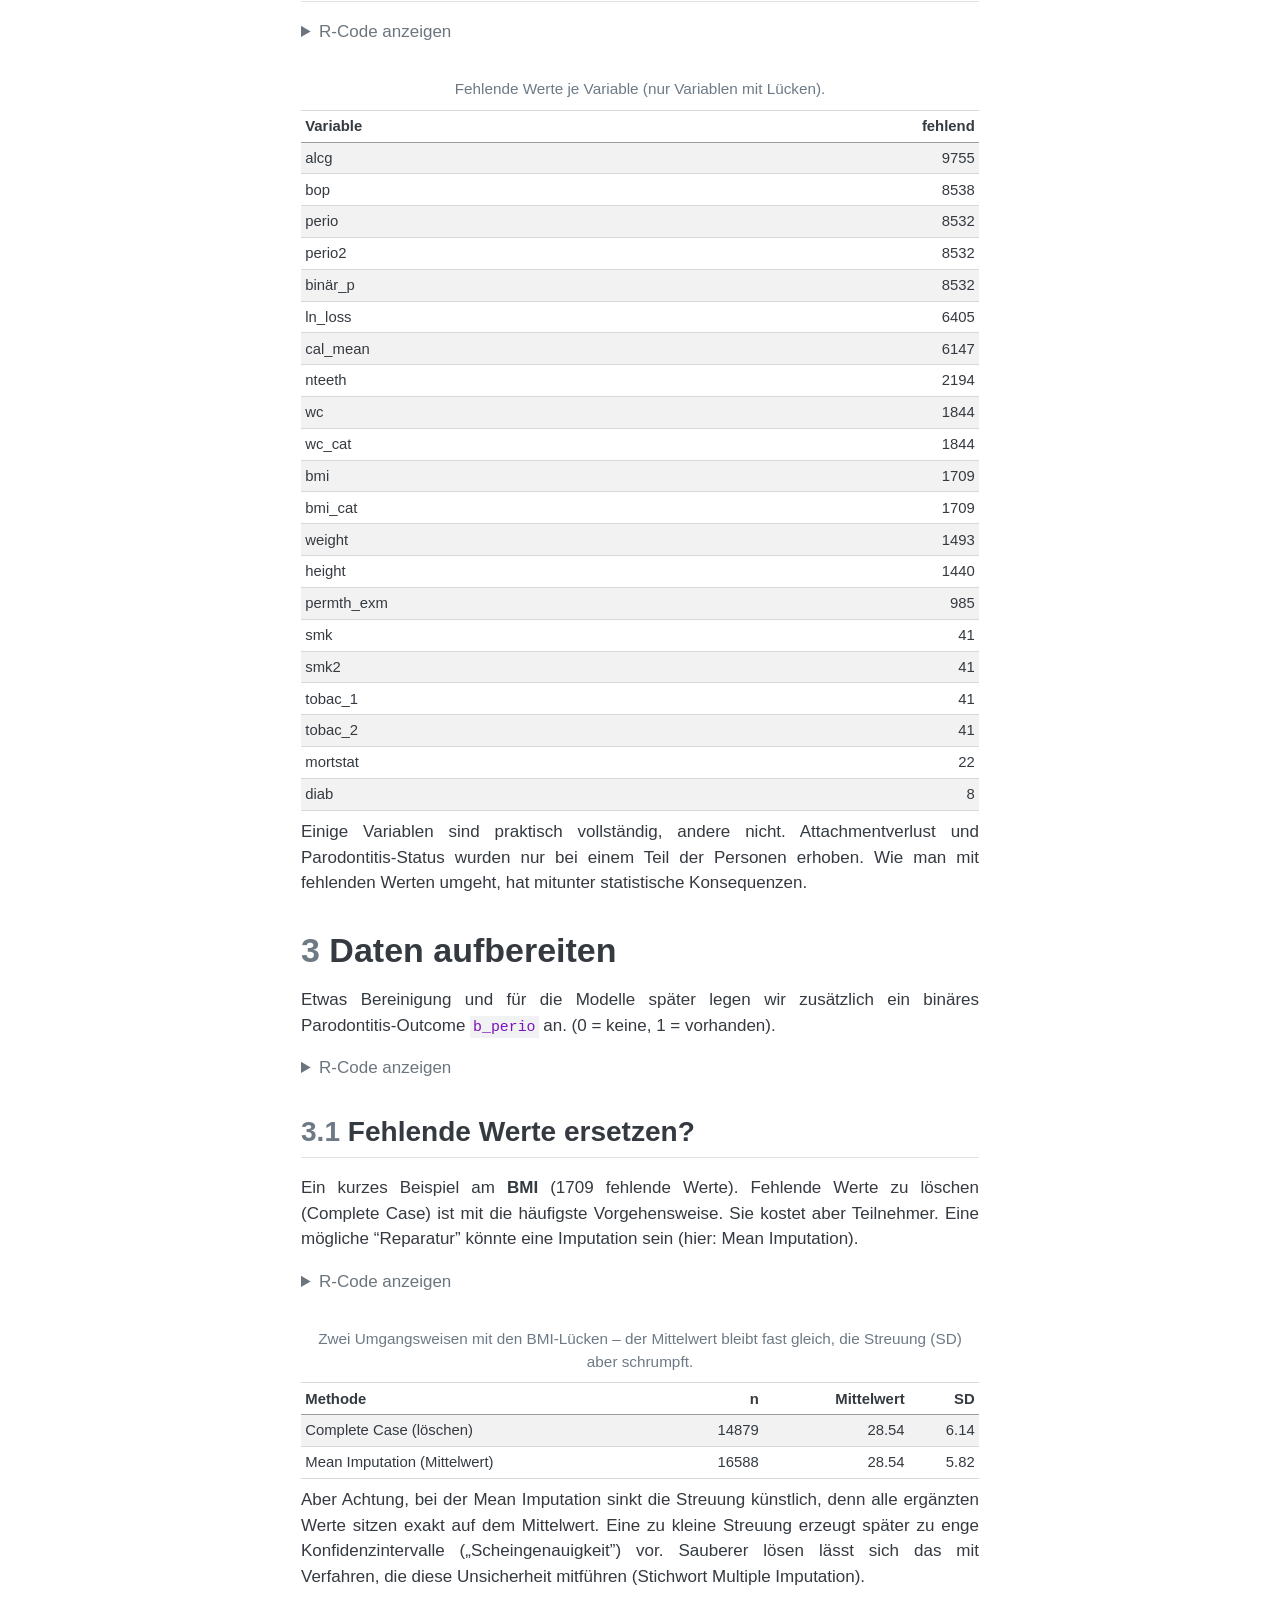
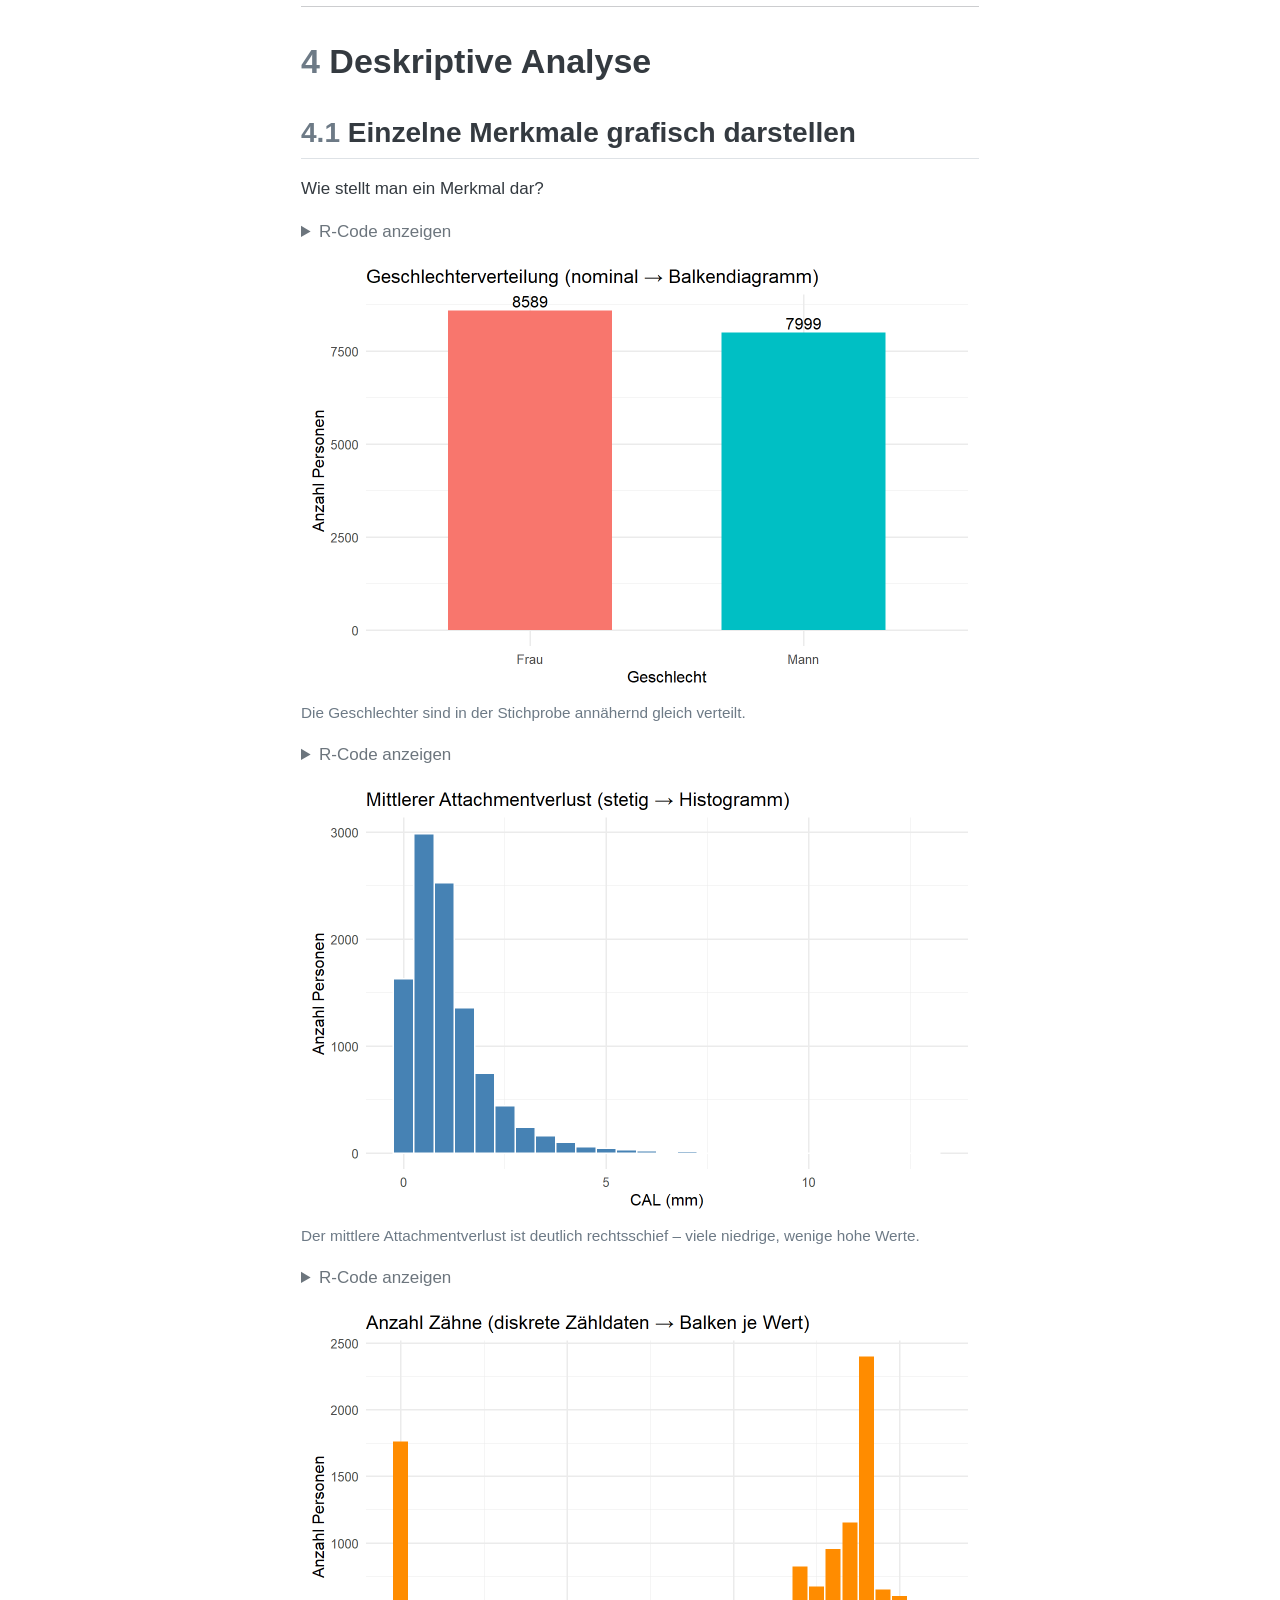
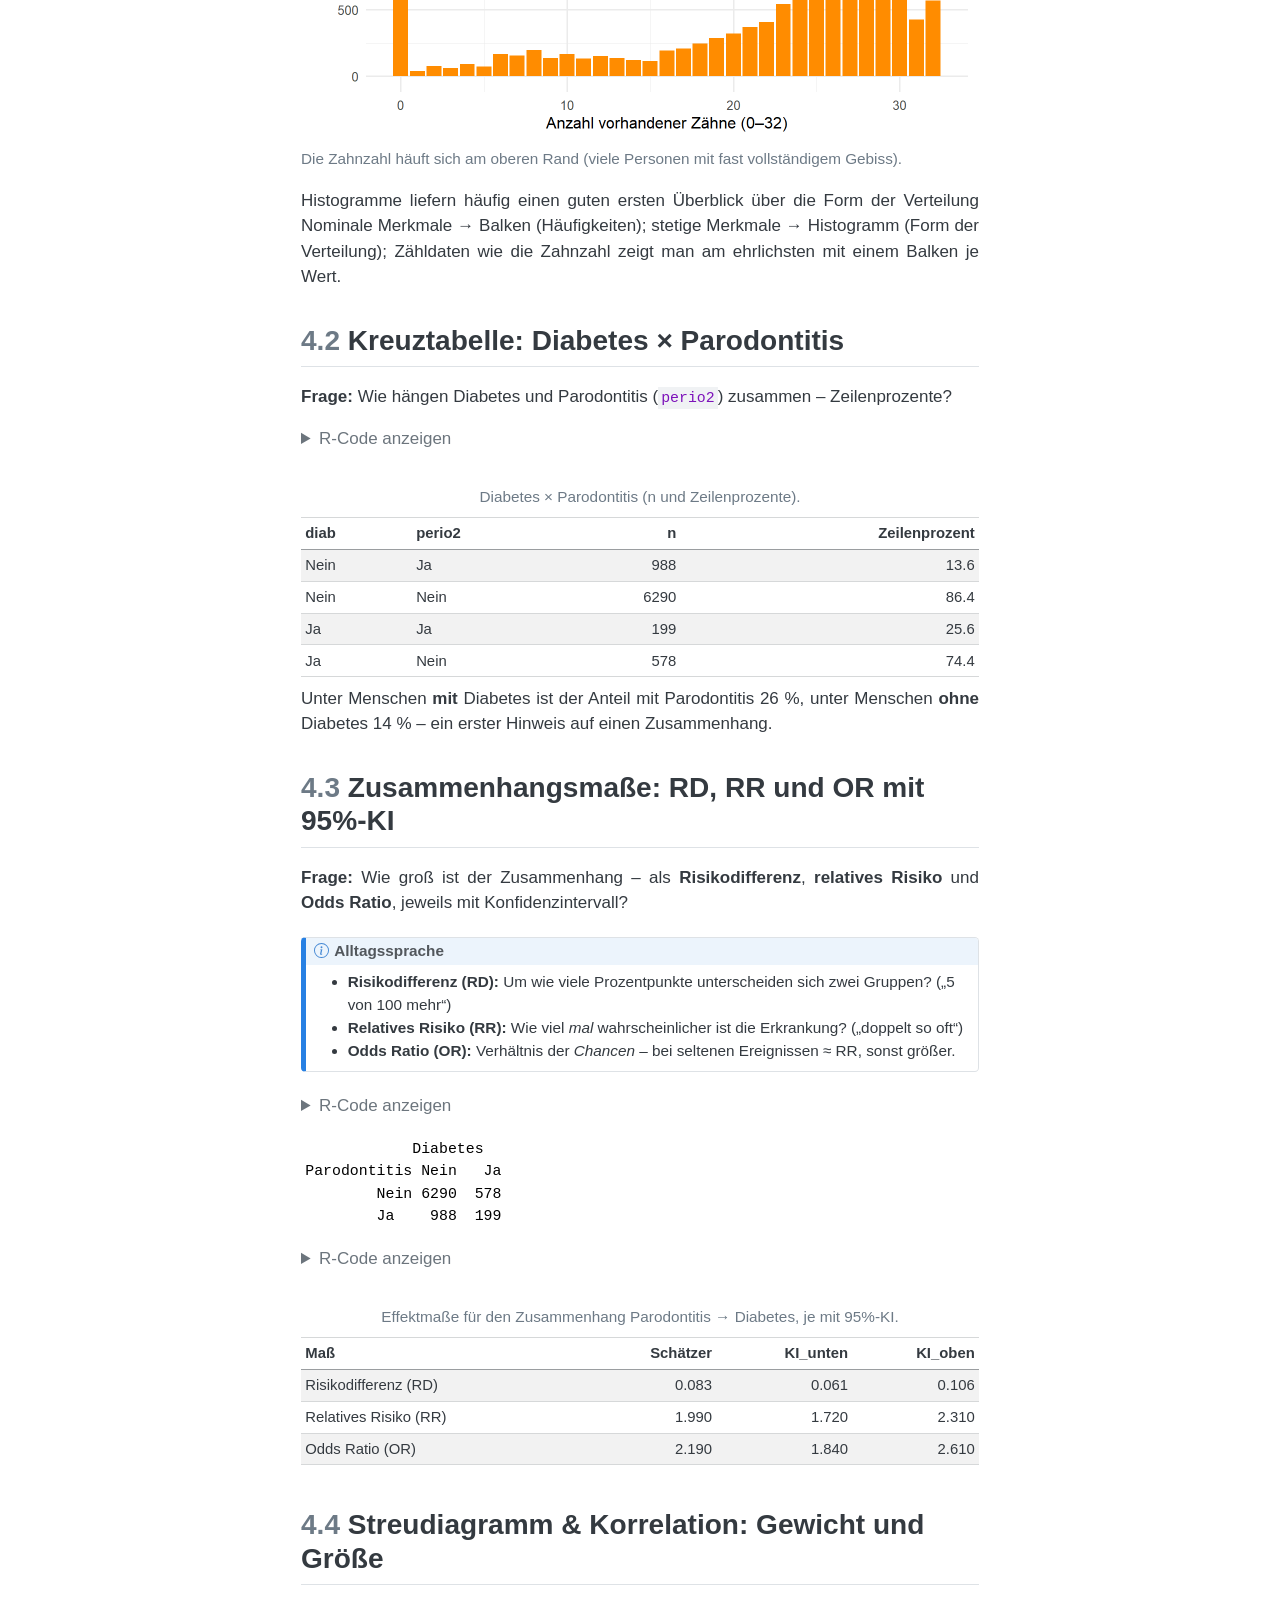
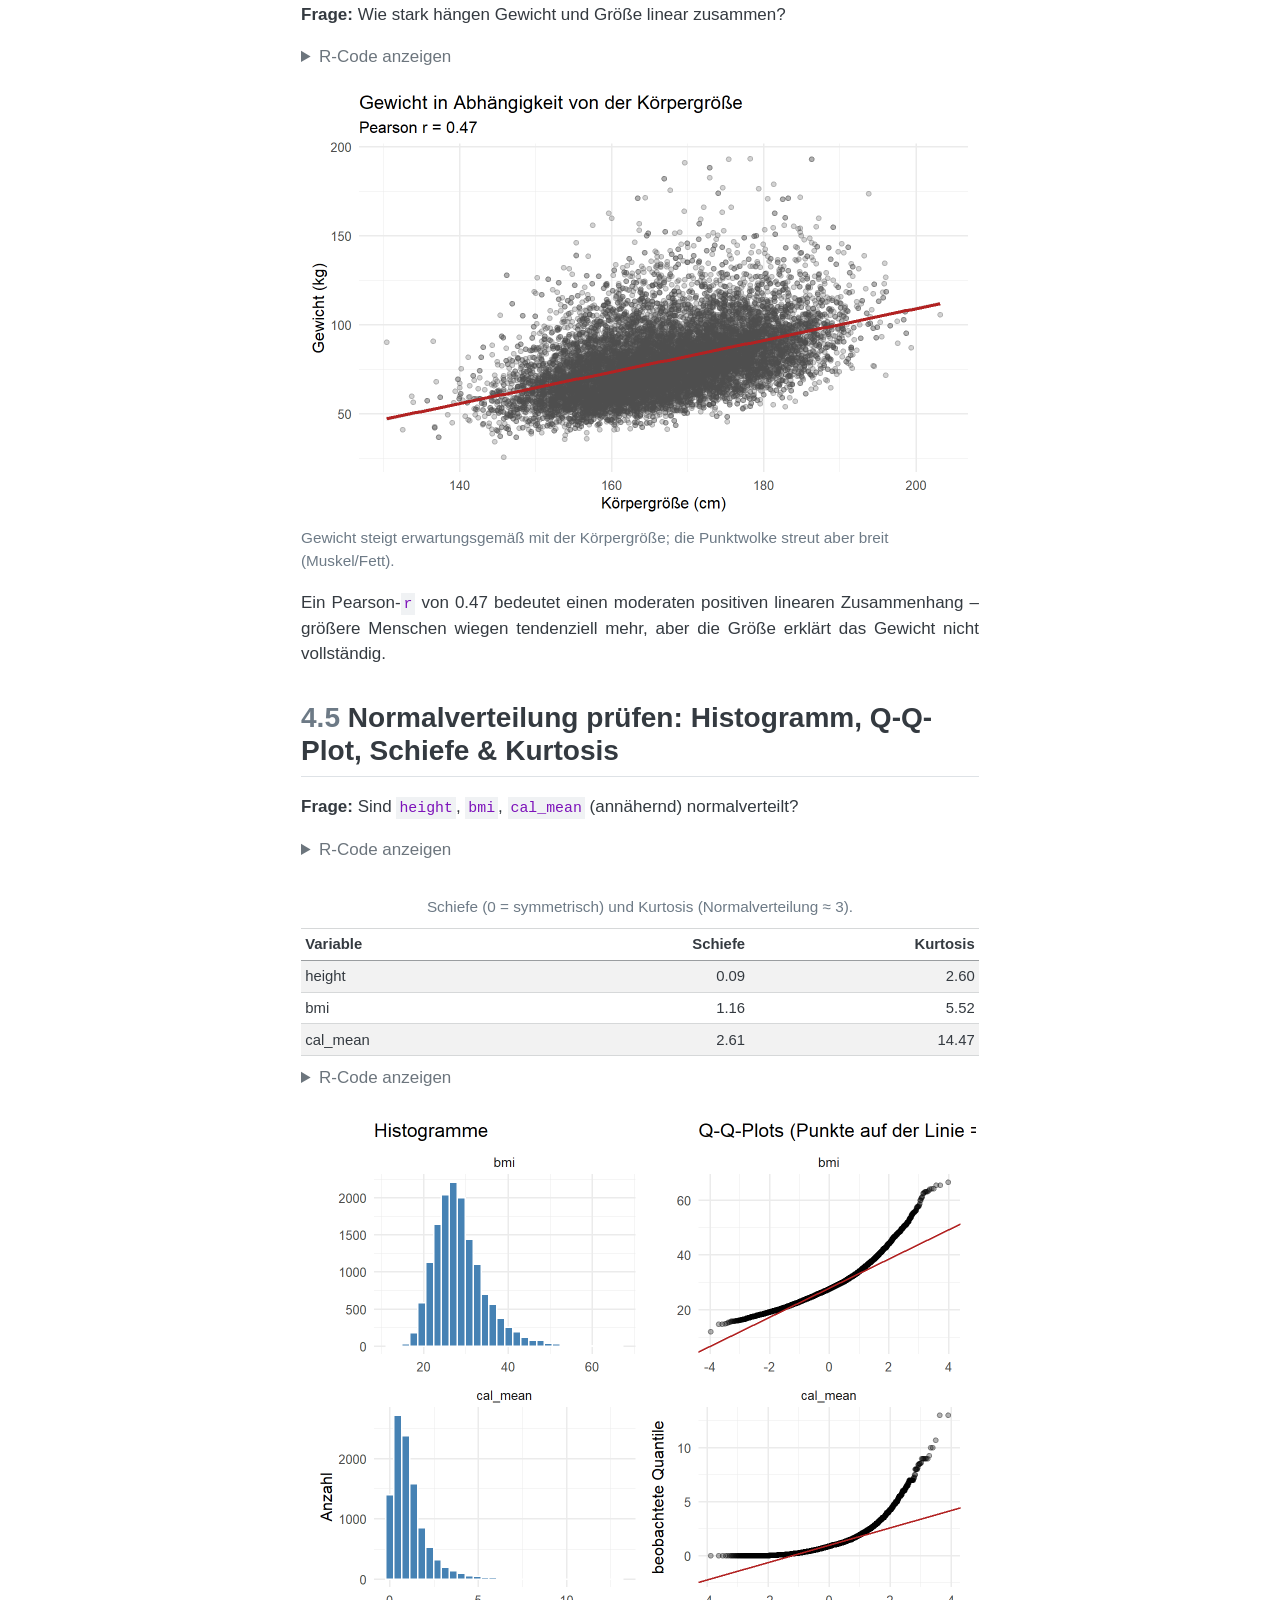
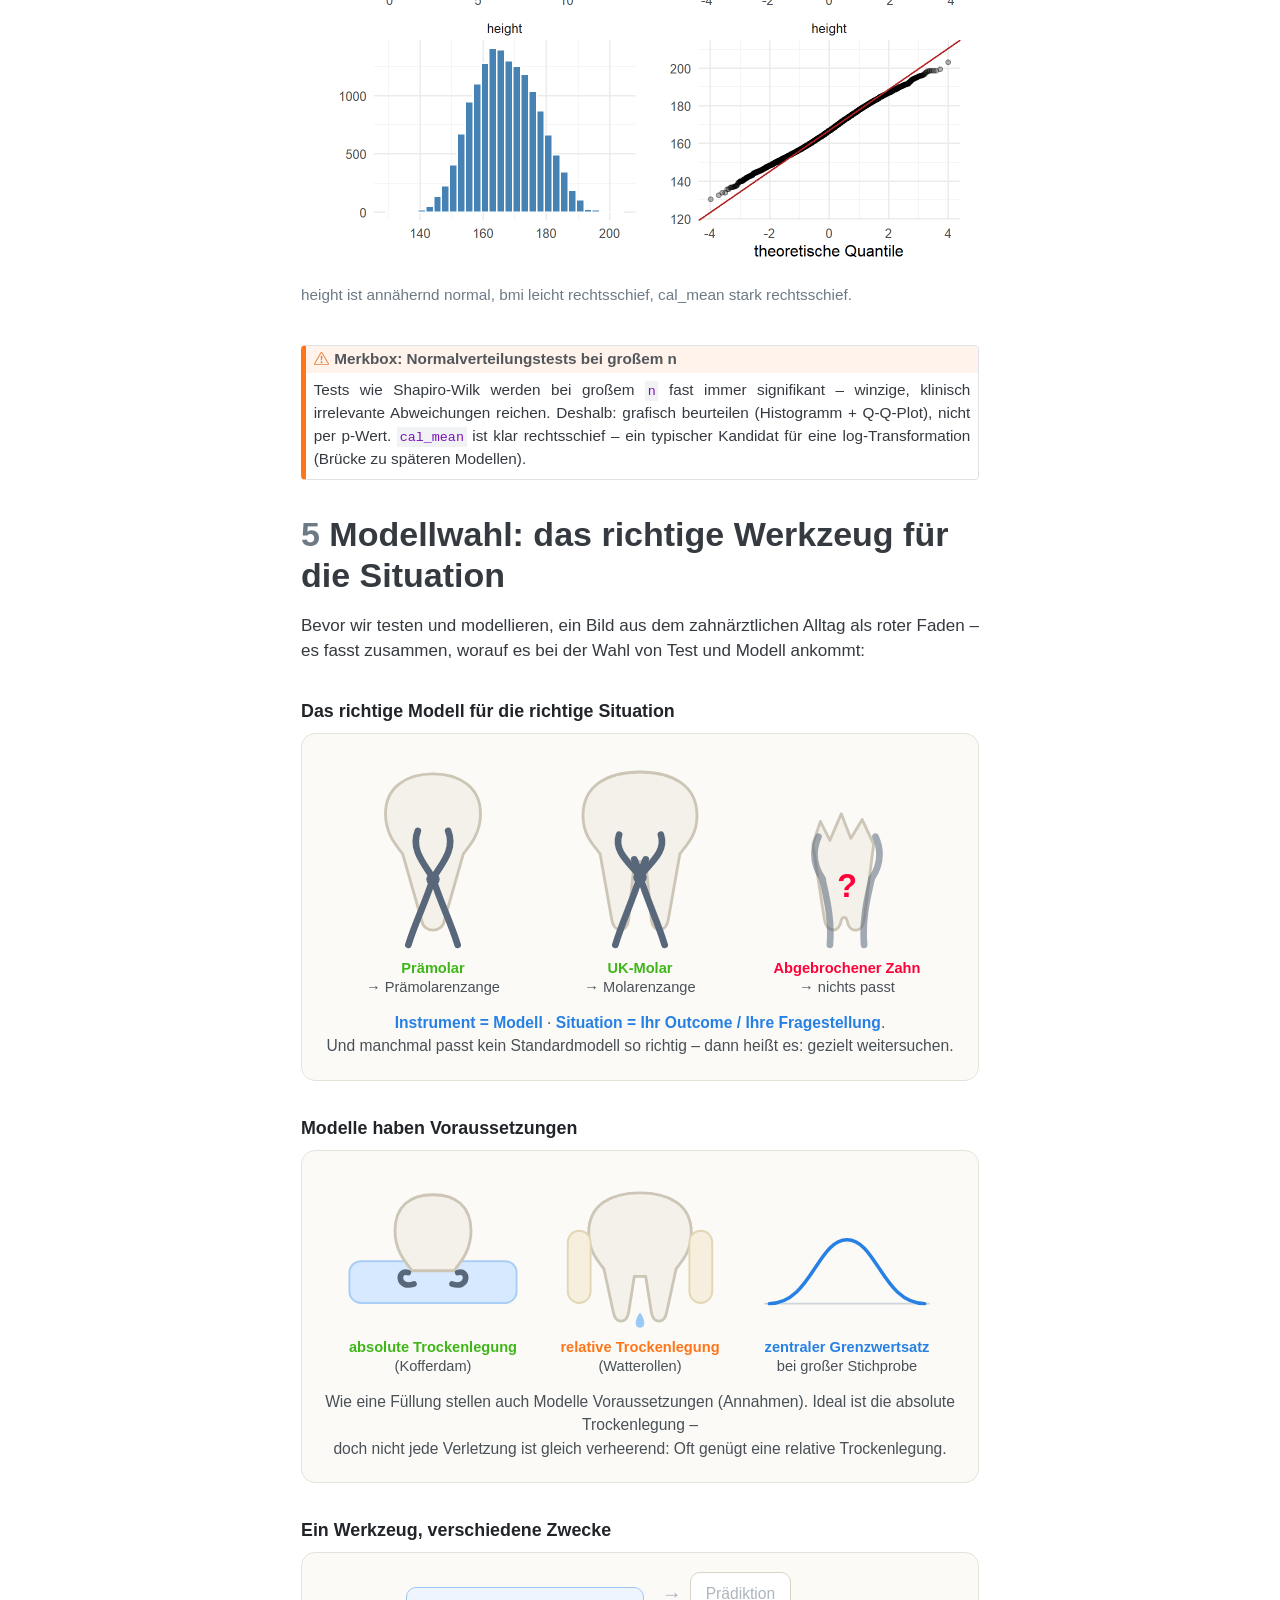
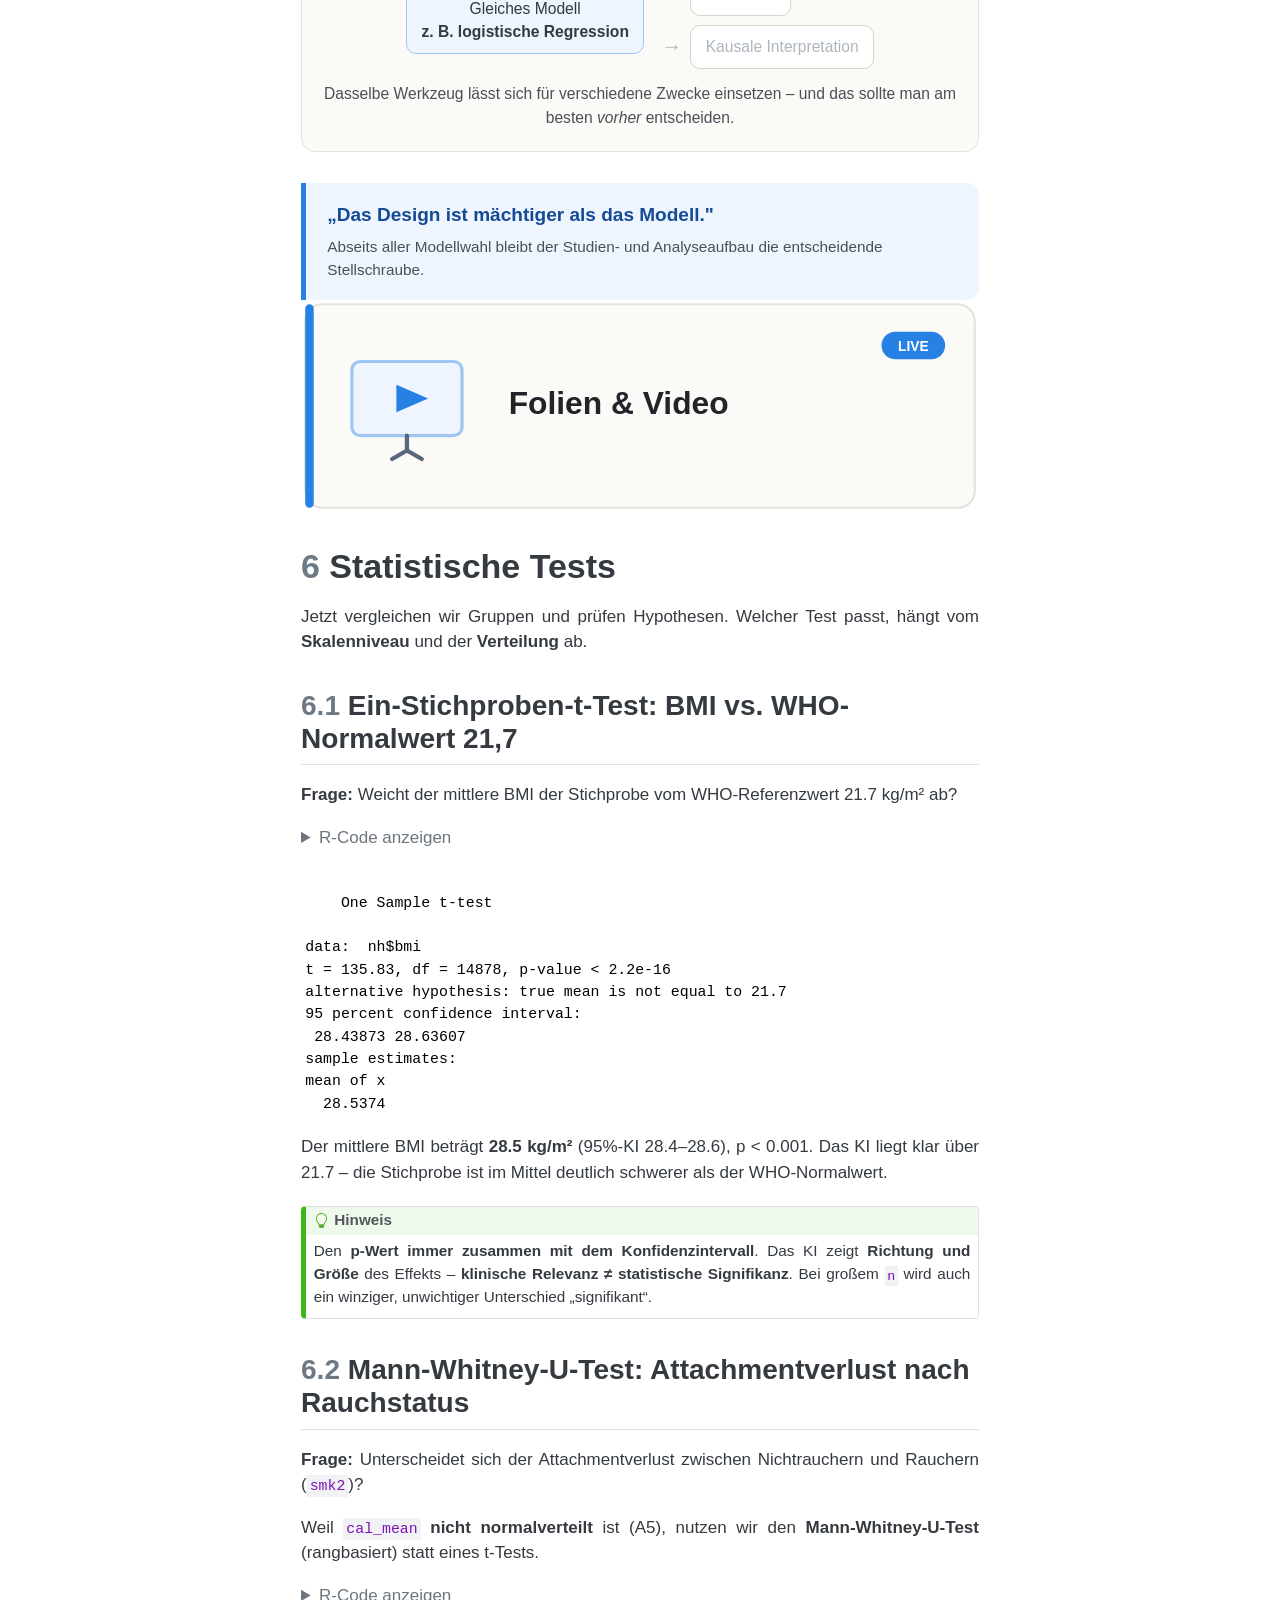
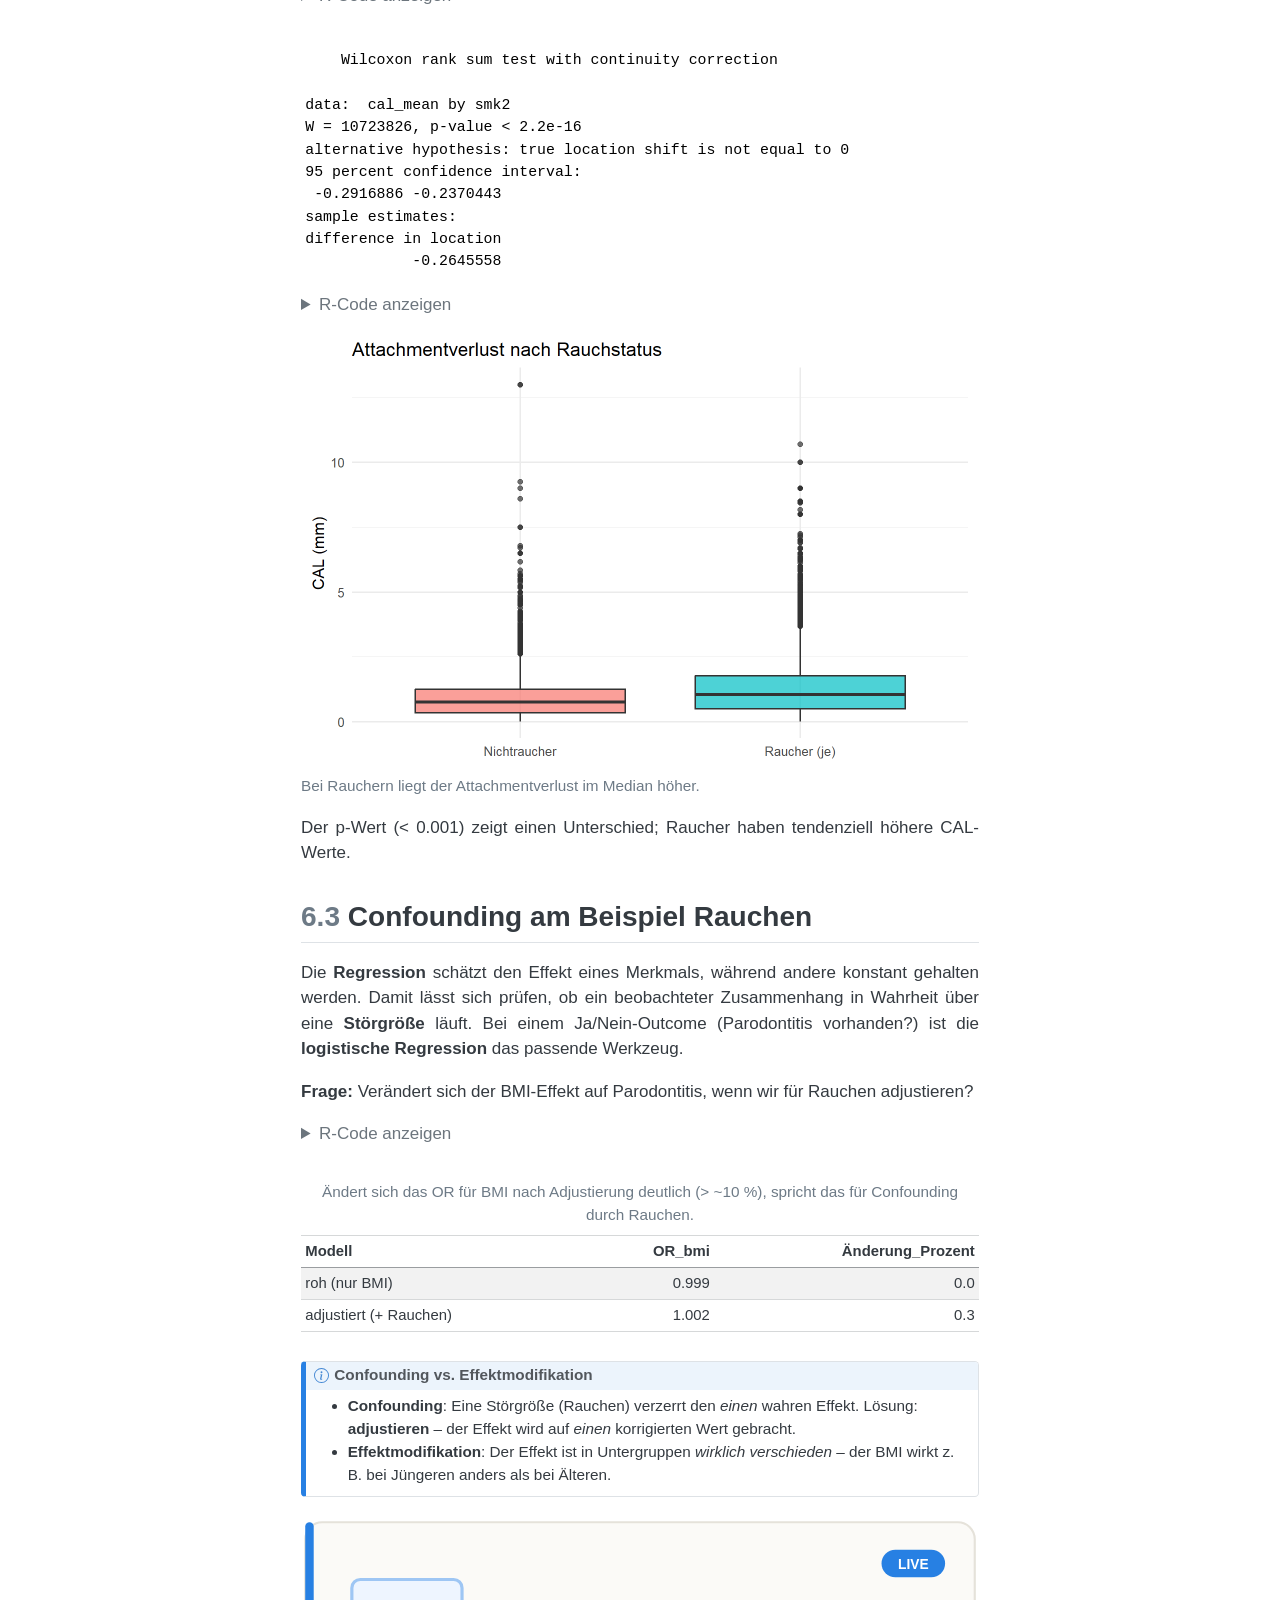
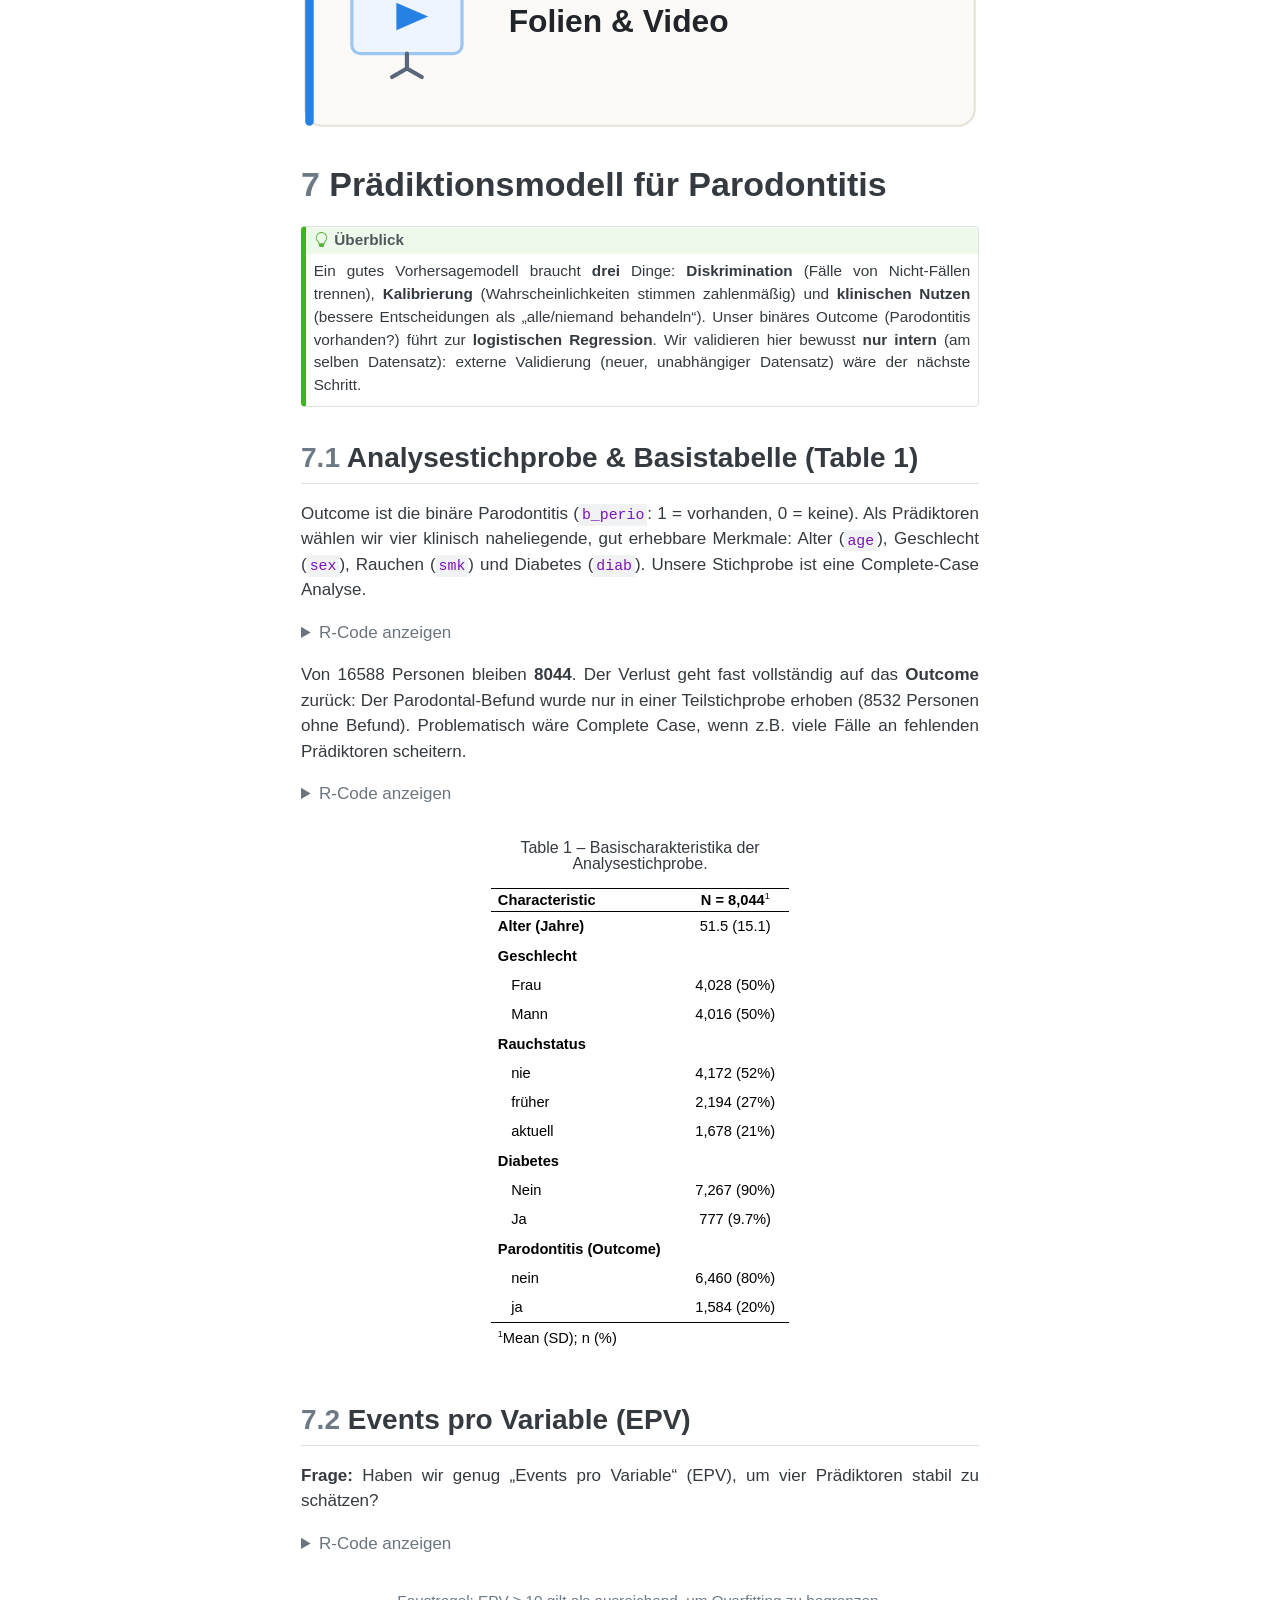
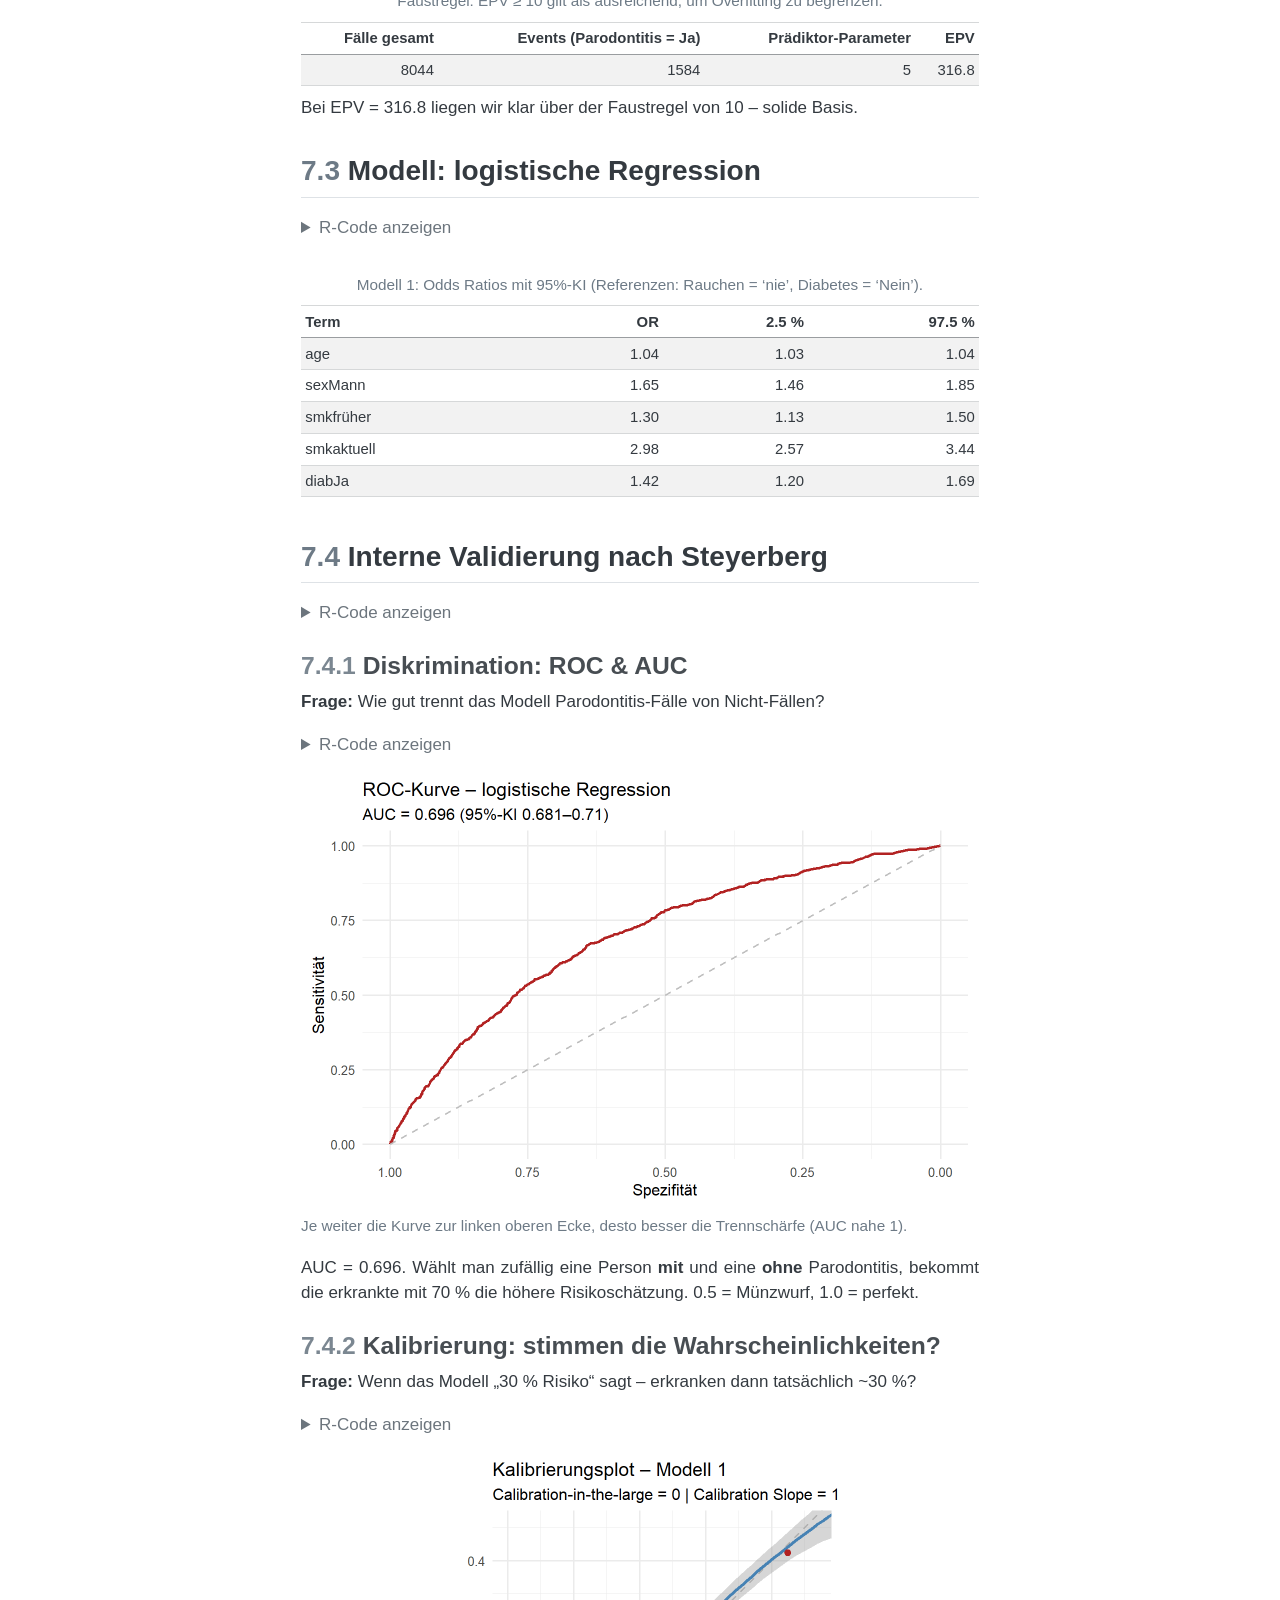
<file: docs/NHANES_Auswertung.html>
<!DOCTYPE html>
<html xmlns="http://www.w3.org/1999/xhtml" lang="de" xml:lang="de"><head>

<meta charset="utf-8">
<meta name="generator" content="quarto-1.8.27">

<meta name="viewport" content="width=device-width, initial-scale=1.0, user-scalable=yes">


<title>Querschnitt am realen NHANES-Datensatz – </title>
<style>
code{white-space: pre-wrap;}
span.smallcaps{font-variant: small-caps;}
div.columns{display: flex; gap: min(4vw, 1.5em);}
div.column{flex: auto; overflow-x: auto;}
div.hanging-indent{margin-left: 1.5em; text-indent: -1.5em;}
ul.task-list{list-style: none;}
ul.task-list li input[type="checkbox"] {
  width: 0.8em;
  margin: 0 0.8em 0.2em -1em; /* quarto-specific, see https://github.com/quarto-dev/quarto-cli/issues/4556 */ 
  vertical-align: middle;
}
/* CSS for syntax highlighting */
html { -webkit-text-size-adjust: 100%; }
pre > code.sourceCode { white-space: pre; position: relative; }
pre > code.sourceCode > span { display: inline-block; line-height: 1.25; }
pre > code.sourceCode > span:empty { height: 1.2em; }
.sourceCode { overflow: visible; }
code.sourceCode > span { color: inherit; text-decoration: inherit; }
div.sourceCode { margin: 1em 0; }
pre.sourceCode { margin: 0; }
@media screen {
div.sourceCode { overflow: auto; }
}
@media print {
pre > code.sourceCode { white-space: pre-wrap; }
pre > code.sourceCode > span { text-indent: -5em; padding-left: 5em; }
}
pre.numberSource code
  { counter-reset: source-line 0; }
pre.numberSource code > span
  { position: relative; left: -4em; counter-increment: source-line; }
pre.numberSource code > span > a:first-child::before
  { content: counter(source-line);
    position: relative; left: -1em; text-align: right; vertical-align: baseline;
    border: none; display: inline-block;
    -webkit-touch-callout: none; -webkit-user-select: none;
    -khtml-user-select: none; -moz-user-select: none;
    -ms-user-select: none; user-select: none;
    padding: 0 4px; width: 4em;
  }
pre.numberSource { margin-left: 3em;  padding-left: 4px; }
div.sourceCode
  {   }
@media screen {
pre > code.sourceCode > span > a:first-child::before { text-decoration: underline; }
}
/* CSS for citations */
div.csl-bib-body { }
div.csl-entry {
  clear: both;
  margin-bottom: 0em;
}
.hanging-indent div.csl-entry {
  margin-left:2em;
  text-indent:-2em;
}
div.csl-left-margin {
  min-width:2em;
  float:left;
}
div.csl-right-inline {
  margin-left:2em;
  padding-left:1em;
}
div.csl-indent {
  margin-left: 2em;
}</style>


<script src="site_libs/quarto-nav/quarto-nav.js"></script>
<script src="site_libs/quarto-nav/headroom.min.js"></script>
<script src="site_libs/clipboard/clipboard.min.js"></script>
<script src="site_libs/quarto-search/autocomplete.umd.js"></script>
<script src="site_libs/quarto-search/fuse.min.js"></script>
<script src="site_libs/quarto-search/quarto-search.js"></script>
<meta name="quarto:offset" content="./">
<script src="site_libs/quarto-html/quarto.js" type="module"></script>
<script src="site_libs/quarto-html/tabsets/tabsets.js" type="module"></script>
<script src="site_libs/quarto-html/axe/axe-check.js" type="module"></script>
<script src="site_libs/quarto-html/popper.min.js"></script>
<script src="site_libs/quarto-html/tippy.umd.min.js"></script>
<script src="site_libs/quarto-html/anchor.min.js"></script>
<link href="site_libs/quarto-html/tippy.css" rel="stylesheet">
<link href="site_libs/quarto-html/quarto-syntax-highlighting-ed96de9b727972fe78a7b5d16c58bf87.css" rel="stylesheet" id="quarto-text-highlighting-styles">
<script src="site_libs/bootstrap/bootstrap.min.js"></script>
<link href="site_libs/bootstrap/bootstrap-icons.css" rel="stylesheet">
<link href="site_libs/bootstrap/bootstrap-88d95c9a95b436205d17c3563f9cdc3f.min.css" rel="stylesheet" append-hash="true" id="quarto-bootstrap" data-mode="light">
<script id="quarto-search-options" type="application/json">{
  "location": "navbar",
  "copy-button": false,
  "collapse-after": 3,
  "panel-placement": "end",
  "type": "overlay",
  "limit": 50,
  "keyboard-shortcut": [
    "f",
    "/",
    "s"
  ],
  "show-item-context": false,
  "language": {
    "search-no-results-text": "Keine Treffer",
    "search-matching-documents-text": "Treffer",
    "search-copy-link-title": "Link in die Suche kopieren",
    "search-hide-matches-text": "Zusätzliche Treffer verbergen",
    "search-more-match-text": "weitere Treffer in diesem Dokument",
    "search-more-matches-text": "weitere Treffer in diesem Dokument",
    "search-clear-button-title": "Zurücksetzen",
    "search-text-placeholder": "",
    "search-detached-cancel-button-title": "Abbrechen",
    "search-submit-button-title": "Abschicken",
    "search-label": "Suchen"
  }
}</script>
<link href="site_libs/tabwid-1.1.3/tabwid.css" rel="stylesheet">

<script src="site_libs/tabwid-1.1.3/tabwid.js"></script>

<link href="site_libs/pagedtable-1.1/css/pagedtable.css" rel="stylesheet">

<script src="site_libs/pagedtable-1.1/js/pagedtable.js"></script>



<link rel="stylesheet" href="styles.css">
</head>

<body class="floating nav-fixed quarto-light">

<div id="quarto-search-results"></div>
  <header id="quarto-header" class="headroom fixed-top">
    <nav class="navbar navbar-expand-lg " data-bs-theme="dark">
      <div class="navbar-container container-fluid">
      <div class="navbar-brand-container mx-auto">
    <a class="navbar-brand" href="./index.html">
    <span class="navbar-title"><img src="Logo.png" alt="Logo" style="height:8vh; width:auto;"></span>
    </a>
  </div>
            <div id="quarto-search" class="" title="Suchen"></div>
          <button class="navbar-toggler" type="button" data-bs-toggle="collapse" data-bs-target="#navbarCollapse" aria-controls="navbarCollapse" role="menu" aria-expanded="false" aria-label="Navigation umschalten" onclick="if (window.quartoToggleHeadroom) { window.quartoToggleHeadroom(); }">
  <span class="navbar-toggler-icon"></span>
</button>
          <div class="collapse navbar-collapse" id="navbarCollapse">
            <ul class="navbar-nav navbar-nav-scroll me-auto">
  <li class="nav-item">
    <a class="nav-link" href="./index.html"> 
<span class="menu-text">Vorwort</span></a>
  </li>  
  <li class="nav-item">
    <a class="nav-link" href="./Lecture.html"> 
<span class="menu-text">Start</span></a>
  </li>  
  <li class="nav-item">
    <a class="nav-link active" href="./NHANES_Auswertung.html" aria-current="page"> 
<span class="menu-text">Querschnitt: NHANES</span></a>
  </li>  
  <li class="nav-item">
    <a class="nav-link" href="./Ueberlebensanalyse_Implantate.html"> 
<span class="menu-text">Studiensimulation: Implantatverlust</span></a>
  </li>  
  <li class="nav-item">
    <a class="nav-link" href="./Handout_Feedback.html"> 
<span class="menu-text">Handout &amp; Feedback</span></a>
  </li>  
</ul>
          </div> <!-- /navcollapse -->
            <div class="quarto-navbar-tools">
</div>
      </div> <!-- /container-fluid -->
    </nav>
</header>
<!-- content -->
<div id="quarto-content" class="quarto-container page-columns page-rows-contents page-layout-article page-navbar">
<!-- sidebar -->
  <nav id="quarto-sidebar" class="sidebar collapse collapse-horizontal quarto-sidebar-collapse-item sidebar-navigation floating overflow-auto">
    <nav id="TOC" role="doc-toc" class="toc-active">
    <h2 id="toc-title">Inhalt</h2>
   
  <ul>
  <li><a href="#sec-einlesen" id="toc-sec-einlesen" class="nav-link active" data-scroll-target="#sec-einlesen"><span class="header-section-number">1</span> Daten einlesen</a></li>
  <li><a href="#sec-ansehen" id="toc-sec-ansehen" class="nav-link" data-scroll-target="#sec-ansehen"><span class="header-section-number">2</span> Erster Blick: Daten ansehen</a>
  <ul class="collapse">
  <li><a href="#data-dictionary" id="toc-data-dictionary" class="nav-link" data-scroll-target="#data-dictionary"><span class="header-section-number">2.1</span> Data Dictionary</a></li>
  <li><a href="#wo-fehlen-werte" id="toc-wo-fehlen-werte" class="nav-link" data-scroll-target="#wo-fehlen-werte"><span class="header-section-number">2.2</span> Wo fehlen Werte?</a></li>
  </ul></li>
  <li><a href="#sec-aufbereiten" id="toc-sec-aufbereiten" class="nav-link" data-scroll-target="#sec-aufbereiten"><span class="header-section-number">3</span> Daten aufbereiten</a>
  <ul class="collapse">
  <li><a href="#sec-aufbereiten-na" id="toc-sec-aufbereiten-na" class="nav-link" data-scroll-target="#sec-aufbereiten-na"><span class="header-section-number">3.1</span> Fehlende Werte ersetzen?</a></li>
  </ul></li>
  <li><a href="#sec-deskriptiv" id="toc-sec-deskriptiv" class="nav-link" data-scroll-target="#sec-deskriptiv"><span class="header-section-number">4</span> Deskriptive Analyse</a>
  <ul class="collapse">
  <li><a href="#sec-A1" id="toc-sec-A1" class="nav-link" data-scroll-target="#sec-A1"><span class="header-section-number">4.1</span> Einzelne Merkmale grafisch darstellen</a></li>
  <li><a href="#sec-A2" id="toc-sec-A2" class="nav-link" data-scroll-target="#sec-A2"><span class="header-section-number">4.2</span> Kreuztabelle: Diabetes × Parodontitis</a></li>
  <li><a href="#sec-A3" id="toc-sec-A3" class="nav-link" data-scroll-target="#sec-A3"><span class="header-section-number">4.3</span> Zusammenhangsmaße: RD, RR und OR mit 95%-KI</a></li>
  <li><a href="#sec-A4" id="toc-sec-A4" class="nav-link" data-scroll-target="#sec-A4"><span class="header-section-number">4.4</span> Streudiagramm &amp; Korrelation: Gewicht und Größe</a></li>
  <li><a href="#sec-A5" id="toc-sec-A5" class="nav-link" data-scroll-target="#sec-A5"><span class="header-section-number">4.5</span> Normalverteilung prüfen: Histogramm, Q-Q-Plot, Schiefe &amp; Kurtosis</a></li>
  </ul></li>
  <li><a href="#sec-modellwahl" id="toc-sec-modellwahl" class="nav-link" data-scroll-target="#sec-modellwahl"><span class="header-section-number">5</span> Modellwahl: das richtige Werkzeug für die Situation</a></li>
  <li><a href="#sec-tests" id="toc-sec-tests" class="nav-link" data-scroll-target="#sec-tests"><span class="header-section-number">6</span> Statistische Tests</a>
  <ul class="collapse">
  <li><a href="#sec-A6" id="toc-sec-A6" class="nav-link" data-scroll-target="#sec-A6"><span class="header-section-number">6.1</span> Ein-Stichproben-t-Test: BMI vs.&nbsp;WHO-Normalwert 21,7</a></li>
  <li><a href="#sec-A7" id="toc-sec-A7" class="nav-link" data-scroll-target="#sec-A7"><span class="header-section-number">6.2</span> Mann-Whitney-U-Test: Attachmentverlust nach Rauchstatus</a></li>
  <li><a href="#sec-A10" id="toc-sec-A10" class="nav-link" data-scroll-target="#sec-A10"><span class="header-section-number">6.3</span> Confounding am Beispiel Rauchen</a></li>
  </ul></li>
  <li><a href="#sec-teilB" id="toc-sec-teilB" class="nav-link" data-scroll-target="#sec-teilB"><span class="header-section-number">7</span> Prädiktionsmodell für Parodontitis</a>
  <ul class="collapse">
  <li><a href="#sec-B0" id="toc-sec-B0" class="nav-link" data-scroll-target="#sec-B0"><span class="header-section-number">7.1</span> Analysestichprobe &amp; Basistabelle (Table 1)</a></li>
  <li><a href="#sec-B1" id="toc-sec-B1" class="nav-link" data-scroll-target="#sec-B1"><span class="header-section-number">7.2</span> Events pro Variable (EPV)</a></li>
  <li><a href="#sec-B2" id="toc-sec-B2" class="nav-link" data-scroll-target="#sec-B2"><span class="header-section-number">7.3</span> Modell: logistische Regression</a></li>
  <li><a href="#sec-B3" id="toc-sec-B3" class="nav-link" data-scroll-target="#sec-B3"><span class="header-section-number">7.4</span> Interne Validierung nach Steyerberg</a>
  <ul class="collapse">
  <li><a href="#sec-B3a" id="toc-sec-B3a" class="nav-link" data-scroll-target="#sec-B3a"><span class="header-section-number">7.4.1</span> Diskrimination: ROC &amp; AUC</a></li>
  <li><a href="#sec-B3b" id="toc-sec-B3b" class="nav-link" data-scroll-target="#sec-B3b"><span class="header-section-number">7.4.2</span> Kalibrierung: stimmen die Wahrscheinlichkeiten?</a></li>
  <li><a href="#sec-B3c" id="toc-sec-B3c" class="nav-link" data-scroll-target="#sec-B3c"><span class="header-section-number">7.4.3</span> Optimismus-Korrektur per Bootstrap</a></li>
  </ul></li>
  <li><a href="#sec-B4" id="toc-sec-B4" class="nav-link" data-scroll-target="#sec-B4"><span class="header-section-number">7.5</span> Lohnt sich eine zusätzliche Variable? Modellvergleich</a></li>
  <li><a href="#zwei-fragen-muss-man-sich-stellen" id="toc-zwei-fragen-muss-man-sich-stellen" class="nav-link" data-scroll-target="#zwei-fragen-muss-man-sich-stellen"><span class="header-section-number">7.6</span> Zwei Fragen muss man sich stellen</a>
  <ul class="collapse">
  <li><a href="#sec-B4a" id="toc-sec-B4a" class="nav-link" data-scroll-target="#sec-B4a"><span class="header-section-number">7.6.1</span> Schritt 1: Modellfit – LRT, AIC und BIC</a></li>
  <li><a href="#sec-B4b" id="toc-sec-B4b" class="nav-link" data-scroll-target="#sec-B4b"><span class="header-section-number">7.6.2</span> Schritt 2: Diskrimination – wie viel AUC kommt dazu?</a></li>
  </ul></li>
  <li><a href="#sec-B3d" id="toc-sec-B3d" class="nav-link" data-scroll-target="#sec-B3d"><span class="header-section-number">7.7</span> Decision Curve Analysis</a></li>
  <li><a href="#regression-vs.-machine-learning" id="toc-regression-vs.-machine-learning" class="nav-link" data-scroll-target="#regression-vs.-machine-learning"><span class="header-section-number">7.8</span> Regression vs.&nbsp;Machine Learning</a></li>
  </ul></li>
  </ul>
</nav>
</nav>
<div id="quarto-sidebar-glass" class="quarto-sidebar-collapse-item" data-bs-toggle="collapse" data-bs-target=".quarto-sidebar-collapse-item"></div>
<!-- margin-sidebar -->
    <div id="quarto-margin-sidebar" class="sidebar margin-sidebar zindex-bottom">
    </div>
<!-- main -->
<main class="content" id="quarto-document-content">

<header id="title-block-header" class="quarto-title-block default">
<div class="quarto-title">
<div class="quarto-title-block"><div><h1 class="title">Querschnitt am realen NHANES-Datensatz</h1><button type="button" class="btn code-tools-button dropdown-toggle" id="quarto-code-tools-menu" data-bs-toggle="dropdown" aria-expanded="false"><i class="bi"></i> Code</button><ul class="dropdown-menu dropdown-menu-end" aria-labelelledby="quarto-code-tools-menu"><li><a id="quarto-show-all-code" class="dropdown-item" href="javascript:void(0)" role="button">Gesamten Code zeigen</a></li><li><a id="quarto-hide-all-code" class="dropdown-item" href="javascript:void(0)" role="button">Gesamten Code verbergen</a></li><li><hr class="dropdown-divider"></li><li><a id="quarto-view-source" class="dropdown-item" href="javascript:void(0)" role="button">Quellcode anzeigen</a></li></ul></div></div>
</div>



<div class="quarto-title-meta">

    
  
    
  </div>
  


</header>


<div class="cell">
<details class="code-fold">
<summary>Pakete laden</summary>
<div class="code-copy-outer-scaffold"><div class="sourceCode cell-code" id="cb1"><pre class="sourceCode r code-with-copy"><code class="sourceCode r"><span id="cb1-1"><a href="#cb1-1" aria-hidden="true" tabindex="-1"></a><span class="co"># Einmalig installieren, falls die Pakete noch fehlen:</span></span>
<span id="cb1-2"><a href="#cb1-2" aria-hidden="true" tabindex="-1"></a><span class="co"># install.packages(c("tidyverse", "haven", "gtsummary", "flextable", "epitools",</span></span>
<span id="cb1-3"><a href="#cb1-3" aria-hidden="true" tabindex="-1"></a><span class="co">#                    "moments", "rms", "pROC", "patchwork"))</span></span>
<span id="cb1-4"><a href="#cb1-4" aria-hidden="true" tabindex="-1"></a></span>
<span id="cb1-5"><a href="#cb1-5" aria-hidden="true" tabindex="-1"></a><span class="fu">set.seed</span>(<span class="dv">2024</span>)  <span class="co"># Reproduzierbarkeit (u. a. Bootstrap)</span></span>
<span id="cb1-6"><a href="#cb1-6" aria-hidden="true" tabindex="-1"></a></span>
<span id="cb1-7"><a href="#cb1-7" aria-hidden="true" tabindex="-1"></a><span class="fu">library</span>(tidyverse)   <span class="co"># Datenwrangling (dplyr/tidyr) + Grafik (ggplot2)</span></span>
<span id="cb1-8"><a href="#cb1-8" aria-hidden="true" tabindex="-1"></a><span class="fu">library</span>(haven)       <span class="co"># SPSS-Datei (.sav) einlesen</span></span>
<span id="cb1-9"><a href="#cb1-9" aria-hidden="true" tabindex="-1"></a><span class="fu">library</span>(gtsummary)   <span class="co"># Basistabelle (Table 1) bauen</span></span>
<span id="cb1-10"><a href="#cb1-10" aria-hidden="true" tabindex="-1"></a><span class="fu">library</span>(flextable)   <span class="co"># Tabellen publikationsreif formatieren</span></span>
<span id="cb1-11"><a href="#cb1-11" aria-hidden="true" tabindex="-1"></a><span class="fu">library</span>(epitools)    <span class="co"># Risikodifferenz / RR / OR mit Konfidenzintervall</span></span>
<span id="cb1-12"><a href="#cb1-12" aria-hidden="true" tabindex="-1"></a><span class="fu">library</span>(moments)     <span class="co"># Schiefe &amp; Kurtosis</span></span>
<span id="cb1-13"><a href="#cb1-13" aria-hidden="true" tabindex="-1"></a><span class="fu">library</span>(rms)         <span class="co"># logistische Regression + interne Validierung</span></span>
<span id="cb1-14"><a href="#cb1-14" aria-hidden="true" tabindex="-1"></a><span class="fu">library</span>(pROC)        <span class="co"># ROC-Kurve und AUC mit Konfidenzintervall</span></span>
<span id="cb1-15"><a href="#cb1-15" aria-hidden="true" tabindex="-1"></a></span>
<span id="cb1-16"><a href="#cb1-16" aria-hidden="true" tabindex="-1"></a><span class="fu">theme_set</span>(<span class="fu">theme_minimal</span>(<span class="at">base_size =</span> <span class="dv">12</span>))  <span class="co"># einheitliches Design für alle Plots</span></span></code></pre></div><button title="In die Zwischenablage kopieren" class="code-copy-button"><i class="bi"></i></button></div>
</details>
</div>
<section id="sec-einlesen" class="level1" data-number="1">
<h1 data-number="1"><span class="header-section-number">1</span> Daten einlesen</h1>
<p>Wir arbeiten mit einem realen Auszug aus <strong>NHANES</strong> (<em>National Health and Nutrition Examination Survey</em>, USA). Für SPSS-Umsteiger: Die Datei liegt im SPSS-Format (<code>.sav</code>) vor und wird mit dem Paket <code>haven</code> eingelesen – Variablennamen und Werte-Labels bleiben dabei erhalten.</p>
<div class="cell">
<details class="code-fold">
<summary>R-Code anzeigen</summary>
<div class="code-copy-outer-scaffold"><div class="sourceCode cell-code" id="cb2"><pre class="sourceCode r code-with-copy"><code class="sourceCode r"><span id="cb2-1"><a href="#cb2-1" aria-hidden="true" tabindex="-1"></a>nh_raw <span class="ot">&lt;-</span> <span class="fu">read_sav</span>(<span class="st">"nhanes30.sav"</span>)</span>
<span id="cb2-2"><a href="#cb2-2" aria-hidden="true" tabindex="-1"></a></span>
<span id="cb2-3"><a href="#cb2-3" aria-hidden="true" tabindex="-1"></a><span class="fu">dim</span>(nh_raw)   <span class="co"># Zeilen (Personen) × Spalten (Variablen)</span></span></code></pre></div><button title="In die Zwischenablage kopieren" class="code-copy-button"><i class="bi"></i></button></div>
</details>
<div class="cell-output cell-output-stdout">
<pre><code>[1] 16588    25</code></pre>
</div>
</div>
<p>Der Datensatz umfasst <strong>16588 Personen</strong> und <strong>25 Variablen</strong></p>
</section>
<section id="sec-ansehen" class="level1" data-number="2">
<h1 data-number="2"><span class="header-section-number">2</span> Erster Blick: Daten ansehen</h1>
<p>Welche Variablen gibt es, welches Skalenniveau haben sie, und wo fehlen Werte?</p>
<section id="data-dictionary" class="level2" data-number="2.1">
<h2 data-number="2.1" class="anchored" data-anchor-id="data-dictionary"><span class="header-section-number">2.1</span> Data Dictionary</h2>
<div class="cell">
<details class="code-fold">
<summary>R-Code anzeigen</summary>
<div class="code-copy-outer-scaffold"><div class="sourceCode cell-code" id="cb4"><pre class="sourceCode r code-with-copy"><code class="sourceCode r"><span id="cb4-1"><a href="#cb4-1" aria-hidden="true" tabindex="-1"></a>data_dictionary <span class="ot">&lt;-</span> <span class="fu">tribble</span>(</span>
<span id="cb4-2"><a href="#cb4-2" aria-hidden="true" tabindex="-1"></a>  <span class="sc">~</span>Variable,   <span class="sc">~</span>Bedeutung,                    <span class="sc">~</span>Codierung_Einheit,          <span class="sc">~</span>Skalenniveau,</span>
<span id="cb4-3"><a href="#cb4-3" aria-hidden="true" tabindex="-1"></a>  <span class="st">"SEQN"</span>,      <span class="st">"Personen-ID"</span>,                 <span class="st">"laufende Nummer"</span>,           <span class="st">"nominal (ID)"</span>,</span>
<span id="cb4-4"><a href="#cb4-4" aria-hidden="true" tabindex="-1"></a>  <span class="st">"nteeth"</span>,    <span class="st">"Anzahl vorhandener Zähne"</span>,    <span class="st">"0–32"</span>,                      <span class="st">"metrisch (Zähl.)"</span>,</span>
<span id="cb4-5"><a href="#cb4-5" aria-hidden="true" tabindex="-1"></a>  <span class="st">"cal_mean"</span>,  <span class="st">"mittlerer Attachmentverlust"</span>, <span class="st">"mm"</span>,                        <span class="st">"metrisch (stetig)"</span>,</span>
<span id="cb4-6"><a href="#cb4-6" aria-hidden="true" tabindex="-1"></a>  <span class="st">"perio"</span>,     <span class="st">"Parodontitis-Schweregrad"</span>,    <span class="st">"1 keine…4 schwer"</span>,          <span class="st">"ordinal"</span>,</span>
<span id="cb4-7"><a href="#cb4-7" aria-hidden="true" tabindex="-1"></a>  <span class="st">"perio2"</span>,    <span class="st">"Parodontitis vorhanden"</span>,      <span class="st">"1 Ja / 2 Nein"</span>,             <span class="st">"nominal (binär)"</span>,</span>
<span id="cb4-8"><a href="#cb4-8" aria-hidden="true" tabindex="-1"></a>  <span class="st">"bop"</span>,       <span class="st">"Bleeding on Probing"</span>,         <span class="st">"%"</span>,                         <span class="st">"metrisch (stetig)"</span>,</span>
<span id="cb4-9"><a href="#cb4-9" aria-hidden="true" tabindex="-1"></a>  <span class="st">"sex"</span>,       <span class="st">"Geschlecht"</span>,                  <span class="st">"1 Frau / 2 Mann"</span>,           <span class="st">"nominal (binär)"</span>,</span>
<span id="cb4-10"><a href="#cb4-10" aria-hidden="true" tabindex="-1"></a>  <span class="st">"age"</span>,       <span class="st">"Alter"</span>,                       <span class="st">"Jahre"</span>,                     <span class="st">"metrisch (stetig)"</span>,</span>
<span id="cb4-11"><a href="#cb4-11" aria-hidden="true" tabindex="-1"></a>  <span class="st">"edu"</span>,       <span class="st">"Bildung"</span>,                     <span class="st">"1…4"</span>,                       <span class="st">"ordinal"</span>,</span>
<span id="cb4-12"><a href="#cb4-12" aria-hidden="true" tabindex="-1"></a>  <span class="st">"smk"</span>,       <span class="st">"Rauchstatus"</span>,                 <span class="st">"1 nie/2 früher/3 aktuell"</span>,  <span class="st">"nominal/ordinal"</span>,</span>
<span id="cb4-13"><a href="#cb4-13" aria-hidden="true" tabindex="-1"></a>  <span class="st">"smk2"</span>,      <span class="st">"Rauchstatus (binär)"</span>,         <span class="st">"1 nie / 2 früher+aktuell"</span>,  <span class="st">"nominal (binär)"</span>,</span>
<span id="cb4-14"><a href="#cb4-14" aria-hidden="true" tabindex="-1"></a>  <span class="st">"alcg"</span>,      <span class="st">"Alkoholgruppe"</span>,               <span class="st">"Gruppen"</span>,                   <span class="st">"ordinal"</span>,</span>
<span id="cb4-15"><a href="#cb4-15" aria-hidden="true" tabindex="-1"></a>  <span class="st">"height"</span>,    <span class="st">"Körpergröße"</span>,                 <span class="st">"cm"</span>,                        <span class="st">"metrisch (stetig)"</span>,</span>
<span id="cb4-16"><a href="#cb4-16" aria-hidden="true" tabindex="-1"></a>  <span class="st">"weight"</span>,    <span class="st">"Körpergewicht"</span>,               <span class="st">"kg"</span>,                        <span class="st">"metrisch (stetig)"</span>,</span>
<span id="cb4-17"><a href="#cb4-17" aria-hidden="true" tabindex="-1"></a>  <span class="st">"bmi"</span>,       <span class="st">"Body-Mass-Index"</span>,             <span class="st">"kg/m²"</span>,                     <span class="st">"metrisch (stetig)"</span>,</span>
<span id="cb4-18"><a href="#cb4-18" aria-hidden="true" tabindex="-1"></a>  <span class="st">"bmi_cat"</span>,   <span class="st">"BMI-Kategorie"</span>,               <span class="st">"Untergew.…Adipositas"</span>,      <span class="st">"ordinal"</span>,</span>
<span id="cb4-19"><a href="#cb4-19" aria-hidden="true" tabindex="-1"></a>  <span class="st">"wc"</span>,        <span class="st">"Taillenumfang"</span>,               <span class="st">"cm"</span>,                        <span class="st">"metrisch (stetig)"</span>,</span>
<span id="cb4-20"><a href="#cb4-20" aria-hidden="true" tabindex="-1"></a>  <span class="st">"wc_cat"</span>,    <span class="st">"Taillenumfang-Kategorie"</span>,     <span class="st">"normal/erhöht"</span>,             <span class="st">"nominal (binär)"</span>,</span>
<span id="cb4-21"><a href="#cb4-21" aria-hidden="true" tabindex="-1"></a>  <span class="st">"diab"</span>,      <span class="st">"Diabetes"</span>,                    <span class="st">"1 Ja / 2 Nein"</span>,             <span class="st">"nominal (binär)"</span></span>
<span id="cb4-22"><a href="#cb4-22" aria-hidden="true" tabindex="-1"></a>)</span>
<span id="cb4-23"><a href="#cb4-23" aria-hidden="true" tabindex="-1"></a>knitr<span class="sc">::</span><span class="fu">kable</span>(data_dictionary, <span class="at">caption =</span> <span class="st">"Data Dictionary: Variablen, Codierung und Skalenniveau."</span>)</span></code></pre></div><button title="In die Zwischenablage kopieren" class="code-copy-button"><i class="bi"></i></button></div>
</details>
<div class="cell-output-display">
<table class="caption-top table table-sm table-striped small">
<caption>Data Dictionary: Variablen, Codierung und Skalenniveau.</caption>
<colgroup>
<col style="width: 11%">
<col style="width: 35%">
<col style="width: 31%">
<col style="width: 22%">
</colgroup>
<thead>
<tr class="header">
<th style="text-align: left;">Variable</th>
<th style="text-align: left;">Bedeutung</th>
<th style="text-align: left;">Codierung_Einheit</th>
<th style="text-align: left;">Skalenniveau</th>
</tr>
</thead>
<tbody>
<tr class="odd">
<td style="text-align: left;">SEQN</td>
<td style="text-align: left;">Personen-ID</td>
<td style="text-align: left;">laufende Nummer</td>
<td style="text-align: left;">nominal (ID)</td>
</tr>
<tr class="even">
<td style="text-align: left;">nteeth</td>
<td style="text-align: left;">Anzahl vorhandener Zähne</td>
<td style="text-align: left;">0–32</td>
<td style="text-align: left;">metrisch (Zähl.)</td>
</tr>
<tr class="odd">
<td style="text-align: left;">cal_mean</td>
<td style="text-align: left;">mittlerer Attachmentverlust</td>
<td style="text-align: left;">mm</td>
<td style="text-align: left;">metrisch (stetig)</td>
</tr>
<tr class="even">
<td style="text-align: left;">perio</td>
<td style="text-align: left;">Parodontitis-Schweregrad</td>
<td style="text-align: left;">1 keine…4 schwer</td>
<td style="text-align: left;">ordinal</td>
</tr>
<tr class="odd">
<td style="text-align: left;">perio2</td>
<td style="text-align: left;">Parodontitis vorhanden</td>
<td style="text-align: left;">1 Ja / 2 Nein</td>
<td style="text-align: left;">nominal (binär)</td>
</tr>
<tr class="even">
<td style="text-align: left;">bop</td>
<td style="text-align: left;">Bleeding on Probing</td>
<td style="text-align: left;">%</td>
<td style="text-align: left;">metrisch (stetig)</td>
</tr>
<tr class="odd">
<td style="text-align: left;">sex</td>
<td style="text-align: left;">Geschlecht</td>
<td style="text-align: left;">1 Frau / 2 Mann</td>
<td style="text-align: left;">nominal (binär)</td>
</tr>
<tr class="even">
<td style="text-align: left;">age</td>
<td style="text-align: left;">Alter</td>
<td style="text-align: left;">Jahre</td>
<td style="text-align: left;">metrisch (stetig)</td>
</tr>
<tr class="odd">
<td style="text-align: left;">edu</td>
<td style="text-align: left;">Bildung</td>
<td style="text-align: left;">1…4</td>
<td style="text-align: left;">ordinal</td>
</tr>
<tr class="even">
<td style="text-align: left;">smk</td>
<td style="text-align: left;">Rauchstatus</td>
<td style="text-align: left;">1 nie/2 früher/3 aktuell</td>
<td style="text-align: left;">nominal/ordinal</td>
</tr>
<tr class="odd">
<td style="text-align: left;">smk2</td>
<td style="text-align: left;">Rauchstatus (binär)</td>
<td style="text-align: left;">1 nie / 2 früher+aktuell</td>
<td style="text-align: left;">nominal (binär)</td>
</tr>
<tr class="even">
<td style="text-align: left;">alcg</td>
<td style="text-align: left;">Alkoholgruppe</td>
<td style="text-align: left;">Gruppen</td>
<td style="text-align: left;">ordinal</td>
</tr>
<tr class="odd">
<td style="text-align: left;">height</td>
<td style="text-align: left;">Körpergröße</td>
<td style="text-align: left;">cm</td>
<td style="text-align: left;">metrisch (stetig)</td>
</tr>
<tr class="even">
<td style="text-align: left;">weight</td>
<td style="text-align: left;">Körpergewicht</td>
<td style="text-align: left;">kg</td>
<td style="text-align: left;">metrisch (stetig)</td>
</tr>
<tr class="odd">
<td style="text-align: left;">bmi</td>
<td style="text-align: left;">Body-Mass-Index</td>
<td style="text-align: left;">kg/m²</td>
<td style="text-align: left;">metrisch (stetig)</td>
</tr>
<tr class="even">
<td style="text-align: left;">bmi_cat</td>
<td style="text-align: left;">BMI-Kategorie</td>
<td style="text-align: left;">Untergew.…Adipositas</td>
<td style="text-align: left;">ordinal</td>
</tr>
<tr class="odd">
<td style="text-align: left;">wc</td>
<td style="text-align: left;">Taillenumfang</td>
<td style="text-align: left;">cm</td>
<td style="text-align: left;">metrisch (stetig)</td>
</tr>
<tr class="even">
<td style="text-align: left;">wc_cat</td>
<td style="text-align: left;">Taillenumfang-Kategorie</td>
<td style="text-align: left;">normal/erhöht</td>
<td style="text-align: left;">nominal (binär)</td>
</tr>
<tr class="odd">
<td style="text-align: left;">diab</td>
<td style="text-align: left;">Diabetes</td>
<td style="text-align: left;">1 Ja / 2 Nein</td>
<td style="text-align: left;">nominal (binär)</td>
</tr>
</tbody>
</table>
</div>
</div>
</section>
<section id="wo-fehlen-werte" class="level2" data-number="2.2">
<h2 data-number="2.2" class="anchored" data-anchor-id="wo-fehlen-werte"><span class="header-section-number">2.2</span> Wo fehlen Werte?</h2>
<div class="cell">
<details class="code-fold">
<summary>R-Code anzeigen</summary>
<div class="code-copy-outer-scaffold"><div class="sourceCode cell-code" id="cb5"><pre class="sourceCode r code-with-copy"><code class="sourceCode r"><span id="cb5-1"><a href="#cb5-1" aria-hidden="true" tabindex="-1"></a>nh_raw <span class="sc">|&gt;</span></span>
<span id="cb5-2"><a href="#cb5-2" aria-hidden="true" tabindex="-1"></a>  <span class="fu">summarise</span>(<span class="fu">across</span>(<span class="fu">everything</span>(), \(x) <span class="fu">sum</span>(<span class="fu">is.na</span>(x)))) <span class="sc">|&gt;</span></span>
<span id="cb5-3"><a href="#cb5-3" aria-hidden="true" tabindex="-1"></a>  <span class="fu">pivot_longer</span>(<span class="fu">everything</span>(), <span class="at">names_to =</span> <span class="st">"Variable"</span>, <span class="at">values_to =</span> <span class="st">"fehlend"</span>) <span class="sc">|&gt;</span></span>
<span id="cb5-4"><a href="#cb5-4" aria-hidden="true" tabindex="-1"></a>  <span class="fu">filter</span>(fehlend <span class="sc">&gt;</span> <span class="dv">0</span>) <span class="sc">|&gt;</span></span>
<span id="cb5-5"><a href="#cb5-5" aria-hidden="true" tabindex="-1"></a>  <span class="fu">arrange</span>(<span class="fu">desc</span>(fehlend)) <span class="sc">|&gt;</span></span>
<span id="cb5-6"><a href="#cb5-6" aria-hidden="true" tabindex="-1"></a>  knitr<span class="sc">::</span><span class="fu">kable</span>(<span class="at">caption =</span> <span class="st">"Fehlende Werte je Variable (nur Variablen mit Lücken)."</span>)</span></code></pre></div><button title="In die Zwischenablage kopieren" class="code-copy-button"><i class="bi"></i></button></div>
</details>
<div class="cell-output-display">
<table class="caption-top table table-sm table-striped small">
<caption>Fehlende Werte je Variable (nur Variablen mit Lücken).</caption>
<thead>
<tr class="header">
<th style="text-align: left;">Variable</th>
<th style="text-align: right;">fehlend</th>
</tr>
</thead>
<tbody>
<tr class="odd">
<td style="text-align: left;">alcg</td>
<td style="text-align: right;">9755</td>
</tr>
<tr class="even">
<td style="text-align: left;">bop</td>
<td style="text-align: right;">8538</td>
</tr>
<tr class="odd">
<td style="text-align: left;">perio</td>
<td style="text-align: right;">8532</td>
</tr>
<tr class="even">
<td style="text-align: left;">perio2</td>
<td style="text-align: right;">8532</td>
</tr>
<tr class="odd">
<td style="text-align: left;">binär_p</td>
<td style="text-align: right;">8532</td>
</tr>
<tr class="even">
<td style="text-align: left;">ln_loss</td>
<td style="text-align: right;">6405</td>
</tr>
<tr class="odd">
<td style="text-align: left;">cal_mean</td>
<td style="text-align: right;">6147</td>
</tr>
<tr class="even">
<td style="text-align: left;">nteeth</td>
<td style="text-align: right;">2194</td>
</tr>
<tr class="odd">
<td style="text-align: left;">wc</td>
<td style="text-align: right;">1844</td>
</tr>
<tr class="even">
<td style="text-align: left;">wc_cat</td>
<td style="text-align: right;">1844</td>
</tr>
<tr class="odd">
<td style="text-align: left;">bmi</td>
<td style="text-align: right;">1709</td>
</tr>
<tr class="even">
<td style="text-align: left;">bmi_cat</td>
<td style="text-align: right;">1709</td>
</tr>
<tr class="odd">
<td style="text-align: left;">weight</td>
<td style="text-align: right;">1493</td>
</tr>
<tr class="even">
<td style="text-align: left;">height</td>
<td style="text-align: right;">1440</td>
</tr>
<tr class="odd">
<td style="text-align: left;">permth_exm</td>
<td style="text-align: right;">985</td>
</tr>
<tr class="even">
<td style="text-align: left;">smk</td>
<td style="text-align: right;">41</td>
</tr>
<tr class="odd">
<td style="text-align: left;">smk2</td>
<td style="text-align: right;">41</td>
</tr>
<tr class="even">
<td style="text-align: left;">tobac_1</td>
<td style="text-align: right;">41</td>
</tr>
<tr class="odd">
<td style="text-align: left;">tobac_2</td>
<td style="text-align: right;">41</td>
</tr>
<tr class="even">
<td style="text-align: left;">mortstat</td>
<td style="text-align: right;">22</td>
</tr>
<tr class="odd">
<td style="text-align: left;">diab</td>
<td style="text-align: right;">8</td>
</tr>
</tbody>
</table>
</div>
</div>
<p>Einige Variablen sind praktisch vollständig, andere nicht. Attachmentverlust und Parodontitis-Status wurden nur bei einem Teil der Personen erhoben. Wie man mit fehlenden Werten umgeht, hat mitunter statistische Konsequenzen.</p>
</section>
</section>
<section id="sec-aufbereiten" class="level1" data-number="3">
<h1 data-number="3"><span class="header-section-number">3</span> Daten aufbereiten</h1>
<p>Etwas Bereinigung und für die Modelle später legen wir zusätzlich ein binäres Parodontitis-Outcome <code>b_perio</code> an. (0 = keine, 1 = vorhanden).</p>
<div class="cell">
<details class="code-fold">
<summary>R-Code anzeigen</summary>
<div class="code-copy-outer-scaffold"><div class="sourceCode cell-code" id="cb6"><pre class="sourceCode r code-with-copy"><code class="sourceCode r"><span id="cb6-1"><a href="#cb6-1" aria-hidden="true" tabindex="-1"></a>nh <span class="ot">&lt;-</span> nh_raw <span class="sc">|&gt;</span></span>
<span id="cb6-2"><a href="#cb6-2" aria-hidden="true" tabindex="-1"></a>  <span class="fu">mutate</span>(</span>
<span id="cb6-3"><a href="#cb6-3" aria-hidden="true" tabindex="-1"></a>    <span class="fu">across</span>(<span class="fu">c</span>(age, bmi, weight, height, wc, cal_mean, nteeth, bop), as.numeric),</span>
<span id="cb6-4"><a href="#cb6-4" aria-hidden="true" tabindex="-1"></a>    <span class="at">sex  =</span> <span class="fu">factor</span>(<span class="fu">as.numeric</span>(sex),  <span class="fu">c</span>(<span class="dv">1</span>, <span class="dv">2</span>), <span class="fu">c</span>(<span class="st">"Frau"</span>, <span class="st">"Mann"</span>)),</span>
<span id="cb6-5"><a href="#cb6-5" aria-hidden="true" tabindex="-1"></a>    <span class="at">smk  =</span> <span class="fu">factor</span>(<span class="fu">as.numeric</span>(smk),  <span class="fu">c</span>(<span class="dv">1</span>, <span class="dv">2</span>, <span class="dv">3</span>), <span class="fu">c</span>(<span class="st">"nie"</span>, <span class="st">"früher"</span>, <span class="st">"aktuell"</span>)),</span>
<span id="cb6-6"><a href="#cb6-6" aria-hidden="true" tabindex="-1"></a>    <span class="at">smk2 =</span> <span class="fu">factor</span>(<span class="fu">as.numeric</span>(smk2), <span class="fu">c</span>(<span class="dv">1</span>, <span class="dv">2</span>), <span class="fu">c</span>(<span class="st">"Nichtraucher"</span>, <span class="st">"Raucher (je)"</span>)),</span>
<span id="cb6-7"><a href="#cb6-7" aria-hidden="true" tabindex="-1"></a>    <span class="at">perio  =</span> <span class="fu">factor</span>(<span class="fu">as.numeric</span>(perio),  <span class="dv">1</span><span class="sc">:</span><span class="dv">4</span>, <span class="fu">c</span>(<span class="st">"keine"</span>, <span class="st">"leicht"</span>, <span class="st">"moderat"</span>, <span class="st">"schwer"</span>)),</span>
<span id="cb6-8"><a href="#cb6-8" aria-hidden="true" tabindex="-1"></a>    <span class="at">perio2 =</span> <span class="fu">factor</span>(<span class="fu">as.numeric</span>(perio2), <span class="fu">c</span>(<span class="dv">1</span>, <span class="dv">2</span>), <span class="fu">c</span>(<span class="st">"Ja"</span>, <span class="st">"Nein"</span>)),</span>
<span id="cb6-9"><a href="#cb6-9" aria-hidden="true" tabindex="-1"></a>    <span class="at">b_perio =</span> <span class="fu">if_else</span>(perio <span class="sc">==</span> <span class="st">"keine"</span>, <span class="dv">0</span>L, <span class="dv">1</span>L),   <span class="co"># binäres Outcome für die Regression</span></span>
<span id="cb6-10"><a href="#cb6-10" aria-hidden="true" tabindex="-1"></a>    <span class="at">diab_num =</span> <span class="fu">case_when</span>(</span>
<span id="cb6-11"><a href="#cb6-11" aria-hidden="true" tabindex="-1"></a>      <span class="fu">as.character</span>(diab) <span class="sc">%in%</span> <span class="fu">c</span>(<span class="st">"1"</span>, <span class="st">"Ja"</span>)       <span class="sc">~</span> <span class="dv">1</span>L,</span>
<span id="cb6-12"><a href="#cb6-12" aria-hidden="true" tabindex="-1"></a>      <span class="fu">as.character</span>(diab) <span class="sc">%in%</span> <span class="fu">c</span>(<span class="st">"2"</span>, <span class="st">"0"</span>, <span class="st">"Nein"</span>) <span class="sc">~</span> <span class="dv">0</span>L,</span>
<span id="cb6-13"><a href="#cb6-13" aria-hidden="true" tabindex="-1"></a>      <span class="cn">TRUE</span> <span class="sc">~</span> <span class="cn">NA_integer_</span></span>
<span id="cb6-14"><a href="#cb6-14" aria-hidden="true" tabindex="-1"></a>    ),</span>
<span id="cb6-15"><a href="#cb6-15" aria-hidden="true" tabindex="-1"></a>    <span class="at">diab =</span> <span class="fu">factor</span>(diab_num, <span class="fu">c</span>(<span class="dv">0</span>, <span class="dv">1</span>), <span class="fu">c</span>(<span class="st">"Nein"</span>, <span class="st">"Ja"</span>)),</span>
<span id="cb6-16"><a href="#cb6-16" aria-hidden="true" tabindex="-1"></a>    <span class="at">edu  =</span> <span class="fu">factor</span>(<span class="fu">as.numeric</span>(edu), <span class="dv">1</span><span class="sc">:</span><span class="dv">4</span>,</span>
<span id="cb6-17"><a href="#cb6-17" aria-hidden="true" tabindex="-1"></a>                  <span class="fu">c</span>(<span class="st">"&lt; High School"</span>, <span class="st">"High School"</span>, <span class="st">"Some College"</span>, <span class="st">"College+"</span>)),</span>
<span id="cb6-18"><a href="#cb6-18" aria-hidden="true" tabindex="-1"></a>    <span class="at">alcg =</span> <span class="fu">factor</span>(<span class="fu">as.numeric</span>(alcg)),</span>
<span id="cb6-19"><a href="#cb6-19" aria-hidden="true" tabindex="-1"></a>    <span class="at">wc_cat  =</span> <span class="fu">factor</span>(<span class="fu">as.numeric</span>(wc_cat), <span class="fu">c</span>(<span class="dv">1</span>, <span class="dv">2</span>), <span class="fu">c</span>(<span class="st">"normal"</span>, <span class="st">"erhöht"</span>)),</span>
<span id="cb6-20"><a href="#cb6-20" aria-hidden="true" tabindex="-1"></a>    <span class="at">bmi_cat =</span> <span class="fu">cut</span>(bmi, <span class="fu">c</span>(<span class="dv">0</span>, <span class="fl">18.5</span>, <span class="dv">25</span>, <span class="dv">30</span>, <span class="cn">Inf</span>),</span>
<span id="cb6-21"><a href="#cb6-21" aria-hidden="true" tabindex="-1"></a>                  <span class="fu">c</span>(<span class="st">"Untergewicht"</span>, <span class="st">"Normal"</span>, <span class="st">"Übergewicht"</span>, <span class="st">"Adipositas"</span>))</span>
<span id="cb6-22"><a href="#cb6-22" aria-hidden="true" tabindex="-1"></a>  )</span></code></pre></div><button title="In die Zwischenablage kopieren" class="code-copy-button"><i class="bi"></i></button></div>
</details>
</div>
<section id="sec-aufbereiten-na" class="level2" data-number="3.1">
<h2 data-number="3.1" class="anchored" data-anchor-id="sec-aufbereiten-na"><span class="header-section-number">3.1</span> Fehlende Werte ersetzen?</h2>
<p>Ein kurzes Beispiel am <strong>BMI</strong> (1709 fehlende Werte). Fehlende Werte zu löschen (Complete Case) ist mit die häufigste Vorgehensweise. Sie kostet aber Teilnehmer. Eine mögliche “Reparatur” könnte eine Imputation sein (hier: Mean Imputation).</p>
<div class="cell">
<details class="code-fold">
<summary>R-Code anzeigen</summary>
<div class="code-copy-outer-scaffold"><div class="sourceCode cell-code" id="cb7"><pre class="sourceCode r code-with-copy"><code class="sourceCode r"><span id="cb7-1"><a href="#cb7-1" aria-hidden="true" tabindex="-1"></a>bmi_beob <span class="ot">&lt;-</span> nh<span class="sc">$</span>bmi[<span class="sc">!</span><span class="fu">is.na</span>(nh<span class="sc">$</span>bmi)]                          <span class="co"># nur beobachtete Werte</span></span>
<span id="cb7-2"><a href="#cb7-2" aria-hidden="true" tabindex="-1"></a>bmi_imp  <span class="ot">&lt;-</span> <span class="fu">replace</span>(nh<span class="sc">$</span>bmi, <span class="fu">is.na</span>(nh<span class="sc">$</span>bmi), <span class="fu">mean</span>(bmi_beob))  <span class="co"># fehlende = Mittelwert</span></span>
<span id="cb7-3"><a href="#cb7-3" aria-hidden="true" tabindex="-1"></a></span>
<span id="cb7-4"><a href="#cb7-4" aria-hidden="true" tabindex="-1"></a><span class="fu">tibble</span>(</span>
<span id="cb7-5"><a href="#cb7-5" aria-hidden="true" tabindex="-1"></a>  <span class="at">Methode    =</span> <span class="fu">c</span>(<span class="st">"Complete Case (löschen)"</span>, <span class="st">"Mean Imputation (Mittelwert)"</span>),</span>
<span id="cb7-6"><a href="#cb7-6" aria-hidden="true" tabindex="-1"></a>  <span class="at">n          =</span> <span class="fu">c</span>(<span class="fu">length</span>(bmi_beob), <span class="fu">length</span>(bmi_imp)),</span>
<span id="cb7-7"><a href="#cb7-7" aria-hidden="true" tabindex="-1"></a>  <span class="at">Mittelwert =</span> <span class="fu">c</span>(<span class="fu">mean</span>(bmi_beob), <span class="fu">mean</span>(bmi_imp)),</span>
<span id="cb7-8"><a href="#cb7-8" aria-hidden="true" tabindex="-1"></a>  <span class="at">SD         =</span> <span class="fu">c</span>(<span class="fu">sd</span>(bmi_beob), <span class="fu">sd</span>(bmi_imp))</span>
<span id="cb7-9"><a href="#cb7-9" aria-hidden="true" tabindex="-1"></a>) <span class="sc">|&gt;</span></span>
<span id="cb7-10"><a href="#cb7-10" aria-hidden="true" tabindex="-1"></a>  <span class="fu">mutate</span>(<span class="fu">across</span>(<span class="fu">where</span>(is.numeric), \(x) <span class="fu">round</span>(x, <span class="dv">2</span>))) <span class="sc">|&gt;</span></span>
<span id="cb7-11"><a href="#cb7-11" aria-hidden="true" tabindex="-1"></a>  knitr<span class="sc">::</span><span class="fu">kable</span>(<span class="at">caption =</span> <span class="st">"Zwei Umgangsweisen mit den BMI-Lücken – der Mittelwert bleibt fast gleich, die Streuung (SD) aber schrumpft."</span>)</span></code></pre></div><button title="In die Zwischenablage kopieren" class="code-copy-button"><i class="bi"></i></button></div>
</details>
<div class="cell-output-display">
<table class="caption-top table table-sm table-striped small">
<caption>Zwei Umgangsweisen mit den BMI-Lücken – der Mittelwert bleibt fast gleich, die Streuung (SD) aber schrumpft.</caption>
<thead>
<tr class="header">
<th style="text-align: left;">Methode</th>
<th style="text-align: right;">n</th>
<th style="text-align: right;">Mittelwert</th>
<th style="text-align: right;">SD</th>
</tr>
</thead>
<tbody>
<tr class="odd">
<td style="text-align: left;">Complete Case (löschen)</td>
<td style="text-align: right;">14879</td>
<td style="text-align: right;">28.54</td>
<td style="text-align: right;">6.14</td>
</tr>
<tr class="even">
<td style="text-align: left;">Mean Imputation (Mittelwert)</td>
<td style="text-align: right;">16588</td>
<td style="text-align: right;">28.54</td>
<td style="text-align: right;">5.82</td>
</tr>
</tbody>
</table>
</div>
</div>
<p>Aber Achtung, bei der Mean Imputation sinkt die Streuung künstlich, denn alle ergänzten Werte sitzen exakt auf dem Mittelwert. Eine zu kleine Streuung erzeugt später zu enge Konfidenzintervalle („Scheingenauigkeit”) vor. Sauberer lösen lässt sich das mit Verfahren, die diese Unsicherheit mitführen (Stichwort Multiple Imputation).</p>
<hr>
</section>
</section>
<section id="sec-deskriptiv" class="level1" data-number="4">
<h1 data-number="4"><span class="header-section-number">4</span> Deskriptive Analyse</h1>
<section id="sec-A1" class="level2" data-number="4.1">
<h2 data-number="4.1" class="anchored" data-anchor-id="sec-A1"><span class="header-section-number">4.1</span> Einzelne Merkmale grafisch darstellen</h2>
<p>Wie stellt man ein Merkmal dar?</p>
<div class="cell">
<details class="code-fold">
<summary>R-Code anzeigen</summary>
<div class="code-copy-outer-scaffold"><div class="sourceCode cell-code" id="cb8"><pre class="sourceCode r code-with-copy"><code class="sourceCode r"><span id="cb8-1"><a href="#cb8-1" aria-hidden="true" tabindex="-1"></a>nh <span class="sc">|&gt;</span></span>
<span id="cb8-2"><a href="#cb8-2" aria-hidden="true" tabindex="-1"></a>  <span class="fu">count</span>(sex) <span class="sc">|&gt;</span></span>
<span id="cb8-3"><a href="#cb8-3" aria-hidden="true" tabindex="-1"></a>  <span class="fu">filter</span>(<span class="sc">!</span><span class="fu">is.na</span>(sex)) <span class="sc">|&gt;</span></span>
<span id="cb8-4"><a href="#cb8-4" aria-hidden="true" tabindex="-1"></a>  <span class="fu">ggplot</span>(<span class="fu">aes</span>(<span class="at">x =</span> sex, <span class="at">y =</span> n, <span class="at">fill =</span> sex)) <span class="sc">+</span></span>
<span id="cb8-5"><a href="#cb8-5" aria-hidden="true" tabindex="-1"></a>  <span class="fu">geom_col</span>(<span class="at">width =</span> <span class="fl">0.6</span>, <span class="at">show.legend =</span> <span class="cn">FALSE</span>) <span class="sc">+</span></span>
<span id="cb8-6"><a href="#cb8-6" aria-hidden="true" tabindex="-1"></a>  <span class="fu">geom_text</span>(<span class="fu">aes</span>(<span class="at">label =</span> n), <span class="at">vjust =</span> <span class="sc">-</span><span class="fl">0.3</span>) <span class="sc">+</span></span>
<span id="cb8-7"><a href="#cb8-7" aria-hidden="true" tabindex="-1"></a>  <span class="fu">labs</span>(<span class="at">title =</span> <span class="st">"Geschlechterverteilung (nominal → Balkendiagramm)"</span>,</span>
<span id="cb8-8"><a href="#cb8-8" aria-hidden="true" tabindex="-1"></a>       <span class="at">x =</span> <span class="st">"Geschlecht"</span>, <span class="at">y =</span> <span class="st">"Anzahl Personen"</span>)</span></code></pre></div><button title="In die Zwischenablage kopieren" class="code-copy-button"><i class="bi"></i></button></div>
</details>
<div class="cell-output-display">
<div class="quarto-figure quarto-figure-center">
<figure class="figure">
<p><img src="NHANES_Auswertung_files/figure-html/A1-sex-bar-1.png" class="img-fluid figure-img" width="672"></p>
<figcaption>Die Geschlechter sind in der Stichprobe annähernd gleich verteilt.</figcaption>
</figure>
</div>
</div>
</div>
<div class="cell">
<details class="code-fold">
<summary>R-Code anzeigen</summary>
<div class="code-copy-outer-scaffold"><div class="sourceCode cell-code" id="cb9"><pre class="sourceCode r code-with-copy"><code class="sourceCode r"><span id="cb9-1"><a href="#cb9-1" aria-hidden="true" tabindex="-1"></a>nh <span class="sc">|&gt;</span></span>
<span id="cb9-2"><a href="#cb9-2" aria-hidden="true" tabindex="-1"></a>  <span class="fu">filter</span>(<span class="sc">!</span><span class="fu">is.na</span>(cal_mean)) <span class="sc">|&gt;</span></span>
<span id="cb9-3"><a href="#cb9-3" aria-hidden="true" tabindex="-1"></a>  <span class="fu">ggplot</span>(<span class="fu">aes</span>(<span class="at">x =</span> cal_mean)) <span class="sc">+</span></span>
<span id="cb9-4"><a href="#cb9-4" aria-hidden="true" tabindex="-1"></a>  <span class="fu">geom_histogram</span>(<span class="at">binwidth =</span> <span class="fl">0.5</span>, <span class="at">fill =</span> <span class="st">"steelblue"</span>, <span class="at">colour =</span> <span class="st">"white"</span>) <span class="sc">+</span></span>
<span id="cb9-5"><a href="#cb9-5" aria-hidden="true" tabindex="-1"></a>  <span class="fu">labs</span>(<span class="at">title =</span> <span class="st">"Mittlerer Attachmentverlust (stetig → Histogramm)"</span>,</span>
<span id="cb9-6"><a href="#cb9-6" aria-hidden="true" tabindex="-1"></a>       <span class="at">x =</span> <span class="st">"CAL (mm)"</span>, <span class="at">y =</span> <span class="st">"Anzahl Personen"</span>)</span></code></pre></div><button title="In die Zwischenablage kopieren" class="code-copy-button"><i class="bi"></i></button></div>
</details>
<div class="cell-output-display">
<div class="quarto-figure quarto-figure-center">
<figure class="figure">
<p><img src="NHANES_Auswertung_files/figure-html/A1-cal-hist-1.png" class="img-fluid figure-img" width="672"></p>
<figcaption>Der mittlere Attachmentverlust ist deutlich rechtsschief – viele niedrige, wenige hohe Werte.</figcaption>
</figure>
</div>
</div>
</div>
<div class="cell">
<details class="code-fold">
<summary>R-Code anzeigen</summary>
<div class="code-copy-outer-scaffold"><div class="sourceCode cell-code" id="cb10"><pre class="sourceCode r code-with-copy"><code class="sourceCode r"><span id="cb10-1"><a href="#cb10-1" aria-hidden="true" tabindex="-1"></a><span class="co"># nteeth ist Zähldaten (0–32). Ein Balken je ganze Zahl zeigt die diskrete Natur</span></span>
<span id="cb10-2"><a href="#cb10-2" aria-hidden="true" tabindex="-1"></a><span class="co"># besser als ein geglättetes Histogramm mit breiten Klassen.</span></span>
<span id="cb10-3"><a href="#cb10-3" aria-hidden="true" tabindex="-1"></a>nh <span class="sc">|&gt;</span></span>
<span id="cb10-4"><a href="#cb10-4" aria-hidden="true" tabindex="-1"></a>  <span class="fu">filter</span>(<span class="sc">!</span><span class="fu">is.na</span>(nteeth)) <span class="sc">|&gt;</span></span>
<span id="cb10-5"><a href="#cb10-5" aria-hidden="true" tabindex="-1"></a>  <span class="fu">ggplot</span>(<span class="fu">aes</span>(<span class="at">x =</span> nteeth)) <span class="sc">+</span></span>
<span id="cb10-6"><a href="#cb10-6" aria-hidden="true" tabindex="-1"></a>  <span class="fu">geom_bar</span>(<span class="at">fill =</span> <span class="st">"darkorange"</span>) <span class="sc">+</span></span>
<span id="cb10-7"><a href="#cb10-7" aria-hidden="true" tabindex="-1"></a>  <span class="fu">labs</span>(<span class="at">title =</span> <span class="st">"Anzahl Zähne (diskrete Zähldaten → Balken je Wert)"</span>,</span>
<span id="cb10-8"><a href="#cb10-8" aria-hidden="true" tabindex="-1"></a>       <span class="at">x =</span> <span class="st">"Anzahl vorhandener Zähne (0–32)"</span>, <span class="at">y =</span> <span class="st">"Anzahl Personen"</span>)</span></code></pre></div><button title="In die Zwischenablage kopieren" class="code-copy-button"><i class="bi"></i></button></div>
</details>
<div class="cell-output-display">
<div class="quarto-figure quarto-figure-center">
<figure class="figure">
<p><img src="NHANES_Auswertung_files/figure-html/A1-nteeth-1.png" class="img-fluid figure-img" width="672"></p>
<figcaption>Die Zahnzahl häuft sich am oberen Rand (viele Personen mit fast vollständigem Gebiss).</figcaption>
</figure>
</div>
</div>
</div>
<p>Histogramme liefern häufig einen guten ersten Überblick über die Form der Verteilung Nominale Merkmale → Balken (Häufigkeiten); stetige Merkmale → Histogramm (Form der Verteilung); Zähldaten wie die Zahnzahl zeigt man am ehrlichsten mit einem Balken je Wert.</p>
</section>
<section id="sec-A2" class="level2" data-number="4.2">
<h2 data-number="4.2" class="anchored" data-anchor-id="sec-A2"><span class="header-section-number">4.2</span> Kreuztabelle: Diabetes × Parodontitis</h2>
<p><strong>Frage:</strong> Wie hängen Diabetes und Parodontitis (<code>perio2</code>) zusammen – Zeilenprozente?</p>
<div class="cell">
<details class="code-fold">
<summary>R-Code anzeigen</summary>
<div class="code-copy-outer-scaffold"><div class="sourceCode cell-code" id="cb11"><pre class="sourceCode r code-with-copy"><code class="sourceCode r"><span id="cb11-1"><a href="#cb11-1" aria-hidden="true" tabindex="-1"></a>tab_2x2 <span class="ot">&lt;-</span> nh <span class="sc">|&gt;</span></span>
<span id="cb11-2"><a href="#cb11-2" aria-hidden="true" tabindex="-1"></a>  <span class="fu">filter</span>(<span class="sc">!</span><span class="fu">is.na</span>(diab), <span class="sc">!</span><span class="fu">is.na</span>(perio2)) <span class="sc">|&gt;</span></span>
<span id="cb11-3"><a href="#cb11-3" aria-hidden="true" tabindex="-1"></a>  <span class="fu">count</span>(diab, perio2) <span class="sc">|&gt;</span></span>
<span id="cb11-4"><a href="#cb11-4" aria-hidden="true" tabindex="-1"></a>  <span class="fu">group_by</span>(diab) <span class="sc">|&gt;</span></span>
<span id="cb11-5"><a href="#cb11-5" aria-hidden="true" tabindex="-1"></a>  <span class="fu">mutate</span>(<span class="at">Zeilenprozent =</span> <span class="fu">round</span>(<span class="dv">100</span> <span class="sc">*</span> n <span class="sc">/</span> <span class="fu">sum</span>(n), <span class="dv">1</span>)) <span class="sc">|&gt;</span></span>
<span id="cb11-6"><a href="#cb11-6" aria-hidden="true" tabindex="-1"></a>  <span class="fu">ungroup</span>()</span>
<span id="cb11-7"><a href="#cb11-7" aria-hidden="true" tabindex="-1"></a></span>
<span id="cb11-8"><a href="#cb11-8" aria-hidden="true" tabindex="-1"></a>tab_2x2 <span class="sc">|&gt;</span></span>
<span id="cb11-9"><a href="#cb11-9" aria-hidden="true" tabindex="-1"></a>  knitr<span class="sc">::</span><span class="fu">kable</span>(<span class="at">caption =</span> <span class="st">"Diabetes × Parodontitis (n und Zeilenprozente)."</span>)</span></code></pre></div><button title="In die Zwischenablage kopieren" class="code-copy-button"><i class="bi"></i></button></div>
</details>
<div class="cell-output-display">
<table class="caption-top table table-sm table-striped small">
<caption>Diabetes × Parodontitis (n und Zeilenprozente).</caption>
<thead>
<tr class="header">
<th style="text-align: left;">diab</th>
<th style="text-align: left;">perio2</th>
<th style="text-align: right;">n</th>
<th style="text-align: right;">Zeilenprozent</th>
</tr>
</thead>
<tbody>
<tr class="odd">
<td style="text-align: left;">Nein</td>
<td style="text-align: left;">Ja</td>
<td style="text-align: right;">988</td>
<td style="text-align: right;">13.6</td>
</tr>
<tr class="even">
<td style="text-align: left;">Nein</td>
<td style="text-align: left;">Nein</td>
<td style="text-align: right;">6290</td>
<td style="text-align: right;">86.4</td>
</tr>
<tr class="odd">
<td style="text-align: left;">Ja</td>
<td style="text-align: left;">Ja</td>
<td style="text-align: right;">199</td>
<td style="text-align: right;">25.6</td>
</tr>
<tr class="even">
<td style="text-align: left;">Ja</td>
<td style="text-align: left;">Nein</td>
<td style="text-align: right;">578</td>
<td style="text-align: right;">74.4</td>
</tr>
</tbody>
</table>
</div>
</div>
<p>Unter Menschen <strong>mit</strong> Diabetes ist der Anteil mit Parodontitis 26 %, unter Menschen <strong>ohne</strong> Diabetes 14 % – ein erster Hinweis auf einen Zusammenhang.</p>
</section>
<section id="sec-A3" class="level2" data-number="4.3">
<h2 data-number="4.3" class="anchored" data-anchor-id="sec-A3"><span class="header-section-number">4.3</span> Zusammenhangsmaße: RD, RR und OR mit 95%-KI</h2>
<p><strong>Frage:</strong> Wie groß ist der Zusammenhang – als <strong>Risikodifferenz</strong>, <strong>relatives Risiko</strong> und <strong>Odds Ratio</strong>, jeweils mit Konfidenzintervall?</p>
<div class="callout callout-style-default callout-note callout-titled">
<div class="callout-header d-flex align-content-center">
<div class="callout-icon-container">
<i class="callout-icon"></i>
</div>
<div class="callout-title-container flex-fill">
<span class="screen-reader-only">Hinweis</span>Alltagssprache
</div>
</div>
<div class="callout-body-container callout-body">
<ul>
<li><strong>Risikodifferenz (RD):</strong> Um wie viele Prozentpunkte unterscheiden sich zwei Gruppen? („5 von 100 mehr“)</li>
<li><strong>Relatives Risiko (RR):</strong> Wie viel <em>mal</em> wahrscheinlicher ist die Erkrankung? („doppelt so oft“)</li>
<li><strong>Odds Ratio (OR):</strong> Verhältnis der <em>Chancen</em> – bei seltenen Ereignissen ≈ RR, sonst größer.</li>
</ul>
</div>
</div>
<div class="cell">
<details class="code-fold">
<summary>R-Code anzeigen</summary>
<div class="code-copy-outer-scaffold"><div class="sourceCode cell-code" id="cb12"><pre class="sourceCode r code-with-copy"><code class="sourceCode r"><span id="cb12-1"><a href="#cb12-1" aria-hidden="true" tabindex="-1"></a><span class="co"># Exposition = Parodontitis (Ja), Outcome = Diabetes (Ja).</span></span>
<span id="cb12-2"><a href="#cb12-2" aria-hidden="true" tabindex="-1"></a><span class="co"># epitools erwartet die Referenz zuerst: unexponiert (Nein) in Zeile 1,</span></span>
<span id="cb12-3"><a href="#cb12-3" aria-hidden="true" tabindex="-1"></a><span class="co"># kein Ereignis (Nein) in Spalte 1 – dann steht der Effekt in Zeile 2.</span></span>
<span id="cb12-4"><a href="#cb12-4" aria-hidden="true" tabindex="-1"></a>dat_a3 <span class="ot">&lt;-</span> nh <span class="sc">|&gt;</span> <span class="fu">filter</span>(<span class="sc">!</span><span class="fu">is.na</span>(diab), <span class="sc">!</span><span class="fu">is.na</span>(perio2))</span>
<span id="cb12-5"><a href="#cb12-5" aria-hidden="true" tabindex="-1"></a></span>
<span id="cb12-6"><a href="#cb12-6" aria-hidden="true" tabindex="-1"></a>tab_epi <span class="ot">&lt;-</span> <span class="fu">table</span>(</span>
<span id="cb12-7"><a href="#cb12-7" aria-hidden="true" tabindex="-1"></a>  <span class="at">Parodontitis =</span> <span class="fu">factor</span>(dat_a3<span class="sc">$</span>perio2, <span class="at">levels =</span> <span class="fu">c</span>(<span class="st">"Nein"</span>, <span class="st">"Ja"</span>)),</span>
<span id="cb12-8"><a href="#cb12-8" aria-hidden="true" tabindex="-1"></a>  <span class="at">Diabetes     =</span> <span class="fu">factor</span>(dat_a3<span class="sc">$</span>diab,   <span class="at">levels =</span> <span class="fu">c</span>(<span class="st">"Nein"</span>, <span class="st">"Ja"</span>))</span>
<span id="cb12-9"><a href="#cb12-9" aria-hidden="true" tabindex="-1"></a>)</span>
<span id="cb12-10"><a href="#cb12-10" aria-hidden="true" tabindex="-1"></a>tab_epi</span></code></pre></div><button title="In die Zwischenablage kopieren" class="code-copy-button"><i class="bi"></i></button></div>
</details>
<div class="cell-output cell-output-stdout">
<pre><code>            Diabetes
Parodontitis Nein   Ja
        Nein 6290  578
        Ja    988  199</code></pre>
</div>
<details class="code-fold">
<summary>R-Code anzeigen</summary>
<div class="code-copy-outer-scaffold"><div class="sourceCode cell-code" id="cb14"><pre class="sourceCode r code-with-copy"><code class="sourceCode r"><span id="cb14-1"><a href="#cb14-1" aria-hidden="true" tabindex="-1"></a>rr_out <span class="ot">&lt;-</span> <span class="fu">riskratio.wald</span>(tab_epi)   <span class="co"># RR für exponiert (Zeile 2)</span></span>
<span id="cb14-2"><a href="#cb14-2" aria-hidden="true" tabindex="-1"></a>or_out <span class="ot">&lt;-</span> <span class="fu">oddsratio.wald</span>(tab_epi)   <span class="co"># OR für exponiert (Zeile 2)</span></span>
<span id="cb14-3"><a href="#cb14-3" aria-hidden="true" tabindex="-1"></a></span>
<span id="cb14-4"><a href="#cb14-4" aria-hidden="true" tabindex="-1"></a>a3_ergebnis <span class="ot">&lt;-</span> <span class="fu">tibble</span>(</span>
<span id="cb14-5"><a href="#cb14-5" aria-hidden="true" tabindex="-1"></a>  Maß <span class="ot">=</span> <span class="fu">c</span>(<span class="st">"Relatives Risiko (RR)"</span>, <span class="st">"Odds Ratio (OR)"</span>),</span>
<span id="cb14-6"><a href="#cb14-6" aria-hidden="true" tabindex="-1"></a>  Schätzer <span class="ot">=</span> <span class="fu">c</span>(rr_out<span class="sc">$</span>measure[<span class="dv">2</span>, <span class="dv">1</span>], or_out<span class="sc">$</span>measure[<span class="dv">2</span>, <span class="dv">1</span>]),</span>
<span id="cb14-7"><a href="#cb14-7" aria-hidden="true" tabindex="-1"></a>  <span class="at">KI_unten =</span> <span class="fu">c</span>(rr_out<span class="sc">$</span>measure[<span class="dv">2</span>, <span class="dv">2</span>], or_out<span class="sc">$</span>measure[<span class="dv">2</span>, <span class="dv">2</span>]),</span>
<span id="cb14-8"><a href="#cb14-8" aria-hidden="true" tabindex="-1"></a>  <span class="at">KI_oben  =</span> <span class="fu">c</span>(rr_out<span class="sc">$</span>measure[<span class="dv">2</span>, <span class="dv">3</span>], or_out<span class="sc">$</span>measure[<span class="dv">2</span>, <span class="dv">3</span>])</span>
<span id="cb14-9"><a href="#cb14-9" aria-hidden="true" tabindex="-1"></a>) <span class="sc">|&gt;</span> <span class="fu">mutate</span>(<span class="fu">across</span>(<span class="fu">where</span>(is.numeric), \(x) <span class="fu">round</span>(x, <span class="dv">2</span>)))</span>
<span id="cb14-10"><a href="#cb14-10" aria-hidden="true" tabindex="-1"></a></span>
<span id="cb14-11"><a href="#cb14-11" aria-hidden="true" tabindex="-1"></a><span class="co"># Risikodifferenz separat (base R, immer verfügbar)</span></span>
<span id="cb14-12"><a href="#cb14-12" aria-hidden="true" tabindex="-1"></a>a <span class="ot">&lt;-</span> tab_epi[<span class="st">"Ja"</span>,<span class="st">"Ja"</span>];   b <span class="ot">&lt;-</span> tab_epi[<span class="st">"Ja"</span>,<span class="st">"Nein"</span>]</span>
<span id="cb14-13"><a href="#cb14-13" aria-hidden="true" tabindex="-1"></a>c <span class="ot">&lt;-</span> tab_epi[<span class="st">"Nein"</span>,<span class="st">"Ja"</span>]; d <span class="ot">&lt;-</span> tab_epi[<span class="st">"Nein"</span>,<span class="st">"Nein"</span>]</span>
<span id="cb14-14"><a href="#cb14-14" aria-hidden="true" tabindex="-1"></a>p1 <span class="ot">&lt;-</span> a<span class="sc">/</span>(a<span class="sc">+</span>b); p0 <span class="ot">&lt;-</span> c<span class="sc">/</span>(c<span class="sc">+</span>d)</span>
<span id="cb14-15"><a href="#cb14-15" aria-hidden="true" tabindex="-1"></a>se_rd <span class="ot">&lt;-</span> <span class="fu">sqrt</span>(p1<span class="sc">*</span>(<span class="dv">1</span><span class="sc">-</span>p1)<span class="sc">/</span>(a<span class="sc">+</span>b) <span class="sc">+</span> p0<span class="sc">*</span>(<span class="dv">1</span><span class="sc">-</span>p0)<span class="sc">/</span>(c<span class="sc">+</span>d))</span>
<span id="cb14-16"><a href="#cb14-16" aria-hidden="true" tabindex="-1"></a>rd_row <span class="ot">&lt;-</span> <span class="fu">tibble</span>(Maß <span class="ot">=</span> <span class="st">"Risikodifferenz (RD)"</span>,</span>
<span id="cb14-17"><a href="#cb14-17" aria-hidden="true" tabindex="-1"></a>                 Schätzer <span class="ot">=</span> <span class="fu">round</span>(p1 <span class="sc">-</span> p0, <span class="dv">3</span>),</span>
<span id="cb14-18"><a href="#cb14-18" aria-hidden="true" tabindex="-1"></a>                 <span class="at">KI_unten =</span> <span class="fu">round</span>(p1 <span class="sc">-</span> p0 <span class="sc">-</span> <span class="fl">1.96</span><span class="sc">*</span>se_rd, <span class="dv">3</span>),</span>
<span id="cb14-19"><a href="#cb14-19" aria-hidden="true" tabindex="-1"></a>                 <span class="at">KI_oben  =</span> <span class="fu">round</span>(p1 <span class="sc">-</span> p0 <span class="sc">+</span> <span class="fl">1.96</span><span class="sc">*</span>se_rd, <span class="dv">3</span>))</span>
<span id="cb14-20"><a href="#cb14-20" aria-hidden="true" tabindex="-1"></a></span>
<span id="cb14-21"><a href="#cb14-21" aria-hidden="true" tabindex="-1"></a><span class="fu">bind_rows</span>(rd_row, a3_ergebnis) <span class="sc">|&gt;</span></span>
<span id="cb14-22"><a href="#cb14-22" aria-hidden="true" tabindex="-1"></a>  knitr<span class="sc">::</span><span class="fu">kable</span>(<span class="at">caption =</span> <span class="st">"Effektmaße für den Zusammenhang Parodontitis → Diabetes, je mit 95%-KI."</span>)</span></code></pre></div><button title="In die Zwischenablage kopieren" class="code-copy-button"><i class="bi"></i></button></div>
</details>
<div class="cell-output-display">
<table class="caption-top table table-sm table-striped small">
<caption>Effektmaße für den Zusammenhang Parodontitis → Diabetes, je mit 95%-KI.</caption>
<thead>
<tr class="header">
<th style="text-align: left;">Maß</th>
<th style="text-align: right;">Schätzer</th>
<th style="text-align: right;">KI_unten</th>
<th style="text-align: right;">KI_oben</th>
</tr>
</thead>
<tbody>
<tr class="odd">
<td style="text-align: left;">Risikodifferenz (RD)</td>
<td style="text-align: right;">0.083</td>
<td style="text-align: right;">0.061</td>
<td style="text-align: right;">0.106</td>
</tr>
<tr class="even">
<td style="text-align: left;">Relatives Risiko (RR)</td>
<td style="text-align: right;">1.990</td>
<td style="text-align: right;">1.720</td>
<td style="text-align: right;">2.310</td>
</tr>
<tr class="odd">
<td style="text-align: left;">Odds Ratio (OR)</td>
<td style="text-align: right;">2.190</td>
<td style="text-align: right;">1.840</td>
<td style="text-align: right;">2.610</td>
</tr>
</tbody>
</table>
</div>
</div>
</section>
<section id="sec-A4" class="level2" data-number="4.4">
<h2 data-number="4.4" class="anchored" data-anchor-id="sec-A4"><span class="header-section-number">4.4</span> Streudiagramm &amp; Korrelation: Gewicht und Größe</h2>
<p><strong>Frage:</strong> Wie stark hängen Gewicht und Größe linear zusammen?</p>
<div class="cell">
<details class="code-fold">
<summary>R-Code anzeigen</summary>
<div class="code-copy-outer-scaffold"><div class="sourceCode cell-code" id="cb15"><pre class="sourceCode r code-with-copy"><code class="sourceCode r"><span id="cb15-1"><a href="#cb15-1" aria-hidden="true" tabindex="-1"></a>r_pearson <span class="ot">&lt;-</span> <span class="fu">cor</span>(nh<span class="sc">$</span>weight, nh<span class="sc">$</span>height, <span class="at">use =</span> <span class="st">"complete.obs"</span>, <span class="at">method =</span> <span class="st">"pearson"</span>)</span>
<span id="cb15-2"><a href="#cb15-2" aria-hidden="true" tabindex="-1"></a></span>
<span id="cb15-3"><a href="#cb15-3" aria-hidden="true" tabindex="-1"></a>nh <span class="sc">|&gt;</span></span>
<span id="cb15-4"><a href="#cb15-4" aria-hidden="true" tabindex="-1"></a>  <span class="fu">filter</span>(<span class="sc">!</span><span class="fu">is.na</span>(weight), <span class="sc">!</span><span class="fu">is.na</span>(height)) <span class="sc">|&gt;</span></span>
<span id="cb15-5"><a href="#cb15-5" aria-hidden="true" tabindex="-1"></a>  <span class="fu">ggplot</span>(<span class="fu">aes</span>(<span class="at">x =</span> height, <span class="at">y =</span> weight)) <span class="sc">+</span></span>
<span id="cb15-6"><a href="#cb15-6" aria-hidden="true" tabindex="-1"></a>  <span class="fu">geom_point</span>(<span class="at">alpha =</span> <span class="fl">0.25</span>, <span class="at">colour =</span> <span class="st">"grey30"</span>) <span class="sc">+</span></span>
<span id="cb15-7"><a href="#cb15-7" aria-hidden="true" tabindex="-1"></a>  <span class="fu">geom_smooth</span>(<span class="at">method =</span> <span class="st">"lm"</span>, <span class="at">se =</span> <span class="cn">TRUE</span>, <span class="at">colour =</span> <span class="st">"firebrick"</span>) <span class="sc">+</span></span>
<span id="cb15-8"><a href="#cb15-8" aria-hidden="true" tabindex="-1"></a>  <span class="fu">labs</span>(<span class="at">title =</span> <span class="st">"Gewicht in Abhängigkeit von der Körpergröße"</span>,</span>
<span id="cb15-9"><a href="#cb15-9" aria-hidden="true" tabindex="-1"></a>       <span class="at">subtitle =</span> <span class="fu">paste0</span>(<span class="st">"Pearson r = "</span>, <span class="fu">round</span>(r_pearson, <span class="dv">2</span>)),</span>
<span id="cb15-10"><a href="#cb15-10" aria-hidden="true" tabindex="-1"></a>       <span class="at">x =</span> <span class="st">"Körpergröße (cm)"</span>, <span class="at">y =</span> <span class="st">"Gewicht (kg)"</span>)</span></code></pre></div><button title="In die Zwischenablage kopieren" class="code-copy-button"><i class="bi"></i></button></div>
</details>
<div class="cell-output-display">
<div class="quarto-figure quarto-figure-center">
<figure class="figure">
<p><img src="NHANES_Auswertung_files/figure-html/A4-scatter-1.png" class="img-fluid figure-img" width="672"></p>
<figcaption>Gewicht steigt erwartungsgemäß mit der Körpergröße; die Punktwolke streut aber breit (Muskel/Fett).</figcaption>
</figure>
</div>
</div>
</div>
<p>Ein Pearson-<code>r</code> von 0.47 bedeutet einen moderaten positiven linearen Zusammenhang – größere Menschen wiegen tendenziell mehr, aber die Größe erklärt das Gewicht nicht vollständig.</p>
</section>
<section id="sec-A5" class="level2" data-number="4.5">
<h2 data-number="4.5" class="anchored" data-anchor-id="sec-A5"><span class="header-section-number">4.5</span> Normalverteilung prüfen: Histogramm, Q-Q-Plot, Schiefe &amp; Kurtosis</h2>
<p><strong>Frage:</strong> Sind <code>height</code>, <code>bmi</code>, <code>cal_mean</code> (annähernd) normalverteilt?</p>
<div class="cell">
<details class="code-fold">
<summary>R-Code anzeigen</summary>
<div class="code-copy-outer-scaffold"><div class="sourceCode cell-code" id="cb16"><pre class="sourceCode r code-with-copy"><code class="sourceCode r"><span id="cb16-1"><a href="#cb16-1" aria-hidden="true" tabindex="-1"></a><span class="co"># Schiefe (0 = symmetrisch) und Kurtosis (Normalverteilung ≈ 3) je Variable</span></span>
<span id="cb16-2"><a href="#cb16-2" aria-hidden="true" tabindex="-1"></a>kennzahlen <span class="ot">&lt;-</span> <span class="cf">function</span>(x) {</span>
<span id="cb16-3"><a href="#cb16-3" aria-hidden="true" tabindex="-1"></a>  x <span class="ot">&lt;-</span> x[<span class="sc">!</span><span class="fu">is.na</span>(x)]</span>
<span id="cb16-4"><a href="#cb16-4" aria-hidden="true" tabindex="-1"></a>  <span class="fu">tibble</span>(<span class="at">Schiefe =</span> <span class="fu">round</span>(<span class="fu">skewness</span>(x), <span class="dv">2</span>), <span class="at">Kurtosis =</span> <span class="fu">round</span>(<span class="fu">kurtosis</span>(x), <span class="dv">2</span>))</span>
<span id="cb16-5"><a href="#cb16-5" aria-hidden="true" tabindex="-1"></a>}</span>
<span id="cb16-6"><a href="#cb16-6" aria-hidden="true" tabindex="-1"></a></span>
<span id="cb16-7"><a href="#cb16-7" aria-hidden="true" tabindex="-1"></a>verteilungs_tab <span class="ot">&lt;-</span> <span class="fu">bind_rows</span>(</span>
<span id="cb16-8"><a href="#cb16-8" aria-hidden="true" tabindex="-1"></a>  <span class="fu">cbind</span>(<span class="at">Variable =</span> <span class="st">"height"</span>,   <span class="fu">kennzahlen</span>(nh<span class="sc">$</span>height)),</span>
<span id="cb16-9"><a href="#cb16-9" aria-hidden="true" tabindex="-1"></a>  <span class="fu">cbind</span>(<span class="at">Variable =</span> <span class="st">"bmi"</span>,      <span class="fu">kennzahlen</span>(nh<span class="sc">$</span>bmi)),</span>
<span id="cb16-10"><a href="#cb16-10" aria-hidden="true" tabindex="-1"></a>  <span class="fu">cbind</span>(<span class="at">Variable =</span> <span class="st">"cal_mean"</span>, <span class="fu">kennzahlen</span>(nh<span class="sc">$</span>cal_mean))</span>
<span id="cb16-11"><a href="#cb16-11" aria-hidden="true" tabindex="-1"></a>)</span>
<span id="cb16-12"><a href="#cb16-12" aria-hidden="true" tabindex="-1"></a>knitr<span class="sc">::</span><span class="fu">kable</span>(verteilungs_tab,</span>
<span id="cb16-13"><a href="#cb16-13" aria-hidden="true" tabindex="-1"></a>             <span class="at">caption =</span> <span class="st">"Schiefe (0 = symmetrisch) und Kurtosis (Normalverteilung ≈ 3)."</span>)</span></code></pre></div><button title="In die Zwischenablage kopieren" class="code-copy-button"><i class="bi"></i></button></div>
</details>
<div class="cell-output-display">
<table class="caption-top table table-sm table-striped small">
<caption>Schiefe (0 = symmetrisch) und Kurtosis (Normalverteilung ≈ 3).</caption>
<thead>
<tr class="header">
<th style="text-align: left;">Variable</th>
<th style="text-align: right;">Schiefe</th>
<th style="text-align: right;">Kurtosis</th>
</tr>
</thead>
<tbody>
<tr class="odd">
<td style="text-align: left;">height</td>
<td style="text-align: right;">0.09</td>
<td style="text-align: right;">2.60</td>
</tr>
<tr class="even">
<td style="text-align: left;">bmi</td>
<td style="text-align: right;">1.16</td>
<td style="text-align: right;">5.52</td>
</tr>
<tr class="odd">
<td style="text-align: left;">cal_mean</td>
<td style="text-align: right;">2.61</td>
<td style="text-align: right;">14.47</td>
</tr>
</tbody>
</table>
</div>
</div>
<div class="cell">
<details class="code-fold">
<summary>R-Code anzeigen</summary>
<div class="code-copy-outer-scaffold"><div class="sourceCode cell-code" id="cb17"><pre class="sourceCode r code-with-copy"><code class="sourceCode r"><span id="cb17-1"><a href="#cb17-1" aria-hidden="true" tabindex="-1"></a>lang <span class="ot">&lt;-</span> nh <span class="sc">|&gt;</span></span>
<span id="cb17-2"><a href="#cb17-2" aria-hidden="true" tabindex="-1"></a>  <span class="fu">select</span>(height, bmi, cal_mean) <span class="sc">|&gt;</span></span>
<span id="cb17-3"><a href="#cb17-3" aria-hidden="true" tabindex="-1"></a>  <span class="fu">pivot_longer</span>(<span class="fu">everything</span>(), <span class="at">names_to =</span> <span class="st">"Variable"</span>, <span class="at">values_to =</span> <span class="st">"Wert"</span>) <span class="sc">|&gt;</span></span>
<span id="cb17-4"><a href="#cb17-4" aria-hidden="true" tabindex="-1"></a>  <span class="fu">filter</span>(<span class="sc">!</span><span class="fu">is.na</span>(Wert))</span>
<span id="cb17-5"><a href="#cb17-5" aria-hidden="true" tabindex="-1"></a></span>
<span id="cb17-6"><a href="#cb17-6" aria-hidden="true" tabindex="-1"></a>p_hist <span class="ot">&lt;-</span> <span class="fu">ggplot</span>(lang, <span class="fu">aes</span>(<span class="at">x =</span> Wert)) <span class="sc">+</span></span>
<span id="cb17-7"><a href="#cb17-7" aria-hidden="true" tabindex="-1"></a>  <span class="fu">geom_histogram</span>(<span class="at">bins =</span> <span class="dv">30</span>, <span class="at">fill =</span> <span class="st">"steelblue"</span>, <span class="at">colour =</span> <span class="st">"white"</span>) <span class="sc">+</span></span>
<span id="cb17-8"><a href="#cb17-8" aria-hidden="true" tabindex="-1"></a>  <span class="fu">facet_wrap</span>(<span class="sc">~</span> Variable, <span class="at">scales =</span> <span class="st">"free"</span>, <span class="at">ncol =</span> <span class="dv">1</span>) <span class="sc">+</span></span>
<span id="cb17-9"><a href="#cb17-9" aria-hidden="true" tabindex="-1"></a>  <span class="fu">labs</span>(<span class="at">title =</span> <span class="st">"Histogramme"</span>, <span class="at">x =</span> <span class="cn">NULL</span>, <span class="at">y =</span> <span class="st">"Anzahl"</span>)</span>
<span id="cb17-10"><a href="#cb17-10" aria-hidden="true" tabindex="-1"></a></span>
<span id="cb17-11"><a href="#cb17-11" aria-hidden="true" tabindex="-1"></a><span class="co"># Q-Q-Plots</span></span>
<span id="cb17-12"><a href="#cb17-12" aria-hidden="true" tabindex="-1"></a>p_qq <span class="ot">&lt;-</span> <span class="fu">ggplot</span>(lang, <span class="fu">aes</span>(<span class="at">sample =</span> Wert)) <span class="sc">+</span></span>
<span id="cb17-13"><a href="#cb17-13" aria-hidden="true" tabindex="-1"></a>  <span class="fu">stat_qq</span>(<span class="at">alpha =</span> <span class="fl">0.3</span>) <span class="sc">+</span> <span class="fu">stat_qq_line</span>(<span class="at">colour =</span> <span class="st">"firebrick"</span>) <span class="sc">+</span></span>
<span id="cb17-14"><a href="#cb17-14" aria-hidden="true" tabindex="-1"></a>  <span class="fu">facet_wrap</span>(<span class="sc">~</span> Variable, <span class="at">scales =</span> <span class="st">"free"</span>, <span class="at">ncol =</span> <span class="dv">1</span>) <span class="sc">+</span></span>
<span id="cb17-15"><a href="#cb17-15" aria-hidden="true" tabindex="-1"></a>  <span class="fu">labs</span>(<span class="at">title =</span> <span class="st">"Q-Q-Plots (Punkte auf der Linie = normal)"</span>,</span>
<span id="cb17-16"><a href="#cb17-16" aria-hidden="true" tabindex="-1"></a>       <span class="at">x =</span> <span class="st">"theoretische Quantile"</span>, <span class="at">y =</span> <span class="st">"beobachtete Quantile"</span>)</span>
<span id="cb17-17"><a href="#cb17-17" aria-hidden="true" tabindex="-1"></a></span>
<span id="cb17-18"><a href="#cb17-18" aria-hidden="true" tabindex="-1"></a><span class="fu">library</span>(patchwork)</span>
<span id="cb17-19"><a href="#cb17-19" aria-hidden="true" tabindex="-1"></a>p_hist <span class="sc">|</span> p_qq   <span class="co"># Histogramme und Q-Q-Plots nebeneinander</span></span></code></pre></div><button title="In die Zwischenablage kopieren" class="code-copy-button"><i class="bi"></i></button></div>
</details>
<div class="cell-output-display">
<div class="quarto-figure quarto-figure-center">
<figure class="figure">
<p><img src="NHANES_Auswertung_files/figure-html/A5-plots-1.png" class="img-fluid figure-img" width="672"></p>
<figcaption>height ist annähernd normal, bmi leicht rechtsschief, cal_mean stark rechtsschief.</figcaption>
</figure>
</div>
</div>
</div>
<div class="callout callout-style-default callout-warning callout-titled">
<div class="callout-header d-flex align-content-center">
<div class="callout-icon-container">
<i class="callout-icon"></i>
</div>
<div class="callout-title-container flex-fill">
<span class="screen-reader-only">Warnung</span>Merkbox: Normalverteilungstests bei großem n
</div>
</div>
<div class="callout-body-container callout-body">
<p>Tests wie Shapiro-Wilk werden bei großem <code>n</code> fast immer signifikant – winzige, klinisch irrelevante Abweichungen reichen. Deshalb: grafisch beurteilen (Histogramm + Q-Q-Plot), nicht per p-Wert. <code>cal_mean</code> ist klar rechtsschief – ein typischer Kandidat für eine log-Transformation (Brücke zu späteren Modellen).</p>
</div>
</div>
</section>
</section>
<section id="sec-modellwahl" class="level1" data-number="5">
<h1 data-number="5"><span class="header-section-number">5</span> Modellwahl: das richtige Werkzeug für die Situation</h1>
<p>Bevor wir testen und modellieren, ein Bild aus dem zahnärztlichen Alltag als roter Faden – es fasst zusammen, worauf es bei der Wahl von Test und Modell ankommt:</p>
<style>
.dz-wrap { margin-top: 1.2rem; }
.dz-section-title { font-size:1.05rem; font-weight:600; margin:2rem 0 .5rem; color:#212529; }
.dz-card { border:1px solid #e5e2da; border-radius:14px; padding:1.1rem 1.2rem 1.3rem; background:#fbfaf7; margin:.5rem 0 1.4rem; }
.dz-row { display:flex; flex-wrap:wrap; gap:1rem; align-items:flex-end; justify-content:center; }
.dz-item { flex:1 1 140px; max-width:190px; text-align:center; }
.dz-svg { width:100%; height:auto; display:block; }
.dz-tooth { fill:#f4f1ea; stroke:#cdc6b6; stroke-width:3; stroke-linejoin:round; }
.dz-tool path { fill:none; stroke:#59677a; stroke-width:7; stroke-linecap:round; stroke-linejoin:round; }
.dz-hinge { fill:#59677a; }
.dz-cap { font-size:.86rem; color:#495057; margin-top:.4rem; line-height:1.3; }
.dz-tag { font-weight:600; color:#2780e3; }
.dz-ok { color:#3fb618; font-weight:600; }
.dz-bad { color:#ff0039; font-weight:600; }
.dz-map { font-size:.92rem; color:#495057; text-align:center; margin-top:.8rem; }
.dz-dam { fill:#d6e9ff; stroke:#a9cdf5; stroke-width:2; }
.dz-clamp { fill:none; stroke:#59677a; stroke-width:6; stroke-linecap:round; }
.dz-roll { fill:#f6efdd; stroke:#e2d6b4; stroke-width:2; }
.dz-drop { fill:#79b8f2; }
.dz-curve { fill:none; stroke:#2780e3; stroke-width:4; stroke-linecap:round; }
.dz-flow { display:flex; flex-wrap:wrap; gap:1rem; align-items:center; justify-content:center; }
.dz-box { border:1px solid #d8d3c7; border-radius:10px; padding:.55rem .85rem; background:#fff; font-size:.92rem; text-align:center; }
.dz-box-accent { border-color:#9ec6f4; background:#eef5ff; }
.dz-arrows { display:flex; flex-direction:column; gap:.5rem; }
.dz-arrows > div { display:flex; align-items:center; gap:.5rem; color:#adb5bd; }
.dz-banner { margin-top:1.8rem; border-left:5px solid #2780e3; background:#eef5ff; border-radius:0 12px 12px 0; padding:1.05rem 1.25rem; font-size:1.12rem; font-weight:600; color:#154a94; }
.dz-banner small { display:block; font-weight:400; font-size:.9rem; color:#495057; margin-top:.4rem; }
</style>

<div class="dz-wrap">

<div class="dz-section-title">Das richtige Modell für die richtige Situation</div>
<div class="dz-card">
  <div class="dz-row">

    <div class="dz-item">
      <svg viewbox="0 0 200 210" class="dz-svg" role="img" aria-label="Prämolar mit Prämolarenzange">
        <path class="dz-tooth" d="M100 22 C128 22 150 36 150 64 C150 84 140 96 132 106 L112 176 C110 190 90 190 88 176 L68 106 C60 96 50 84 50 64 C50 36 72 22 100 22 Z"></path>
        <g class="dz-tool">
          <path d="M84 82 C76 102 92 118 100 132"></path>
          <path d="M116 82 C124 102 108 118 100 132"></path>
          <path d="M100 132 C92 158 82 176 74 202"></path>
          <path d="M100 132 C108 158 118 176 126 202"></path>
          <circle cx="100" cy="133" r="7" class="dz-hinge"></circle>
        </g>
      </svg>
      <div class="dz-cap"><span class="dz-ok">Prämolar</span><br>→ Prämolarenzange</div>
    </div>

    <div class="dz-item">
      <svg viewbox="0 0 200 210" class="dz-svg" role="img" aria-label="Unterkiefermolar mit Molarenzange">
        <path class="dz-tooth" d="M100 20 C134 20 160 34 160 66 C160 86 150 96 142 106 L130 174 C128 190 114 190 112 176 L106 114 L94 114 L88 176 C86 190 72 190 70 174 L58 106 C50 96 40 86 40 66 C40 34 66 20 100 20 Z"></path>
        <g class="dz-tool">
          <path d="M78 86 C72 104 90 116 100 130"></path>
          <path d="M122 86 C128 104 110 116 100 130"></path>
          <path d="M94 112 L100 126 L106 112"></path>
          <path d="M100 130 C92 156 82 176 74 202"></path>
          <path d="M100 130 C108 156 118 176 126 202"></path>
          <circle cx="100" cy="131" r="7" class="dz-hinge"></circle>
        </g>
      </svg>
      <div class="dz-cap"><span class="dz-ok">UK-Molar</span><br>→ Molarenzange</div>
    </div>

    <div class="dz-item">
      <svg viewbox="0 0 200 210" class="dz-svg" role="img" aria-label="Abgebrochener Zahn – keine Zange passt">
        <path class="dz-tooth" d="M64 96 L72 72 L82 92 L94 64 L104 90 L116 70 L128 96 L118 176 C116 190 102 190 100 176 C99 172 95 172 94 176 C92 190 78 190 76 174 L64 96 Z"></path>
        <g class="dz-tool" style="opacity:.55">
          <path d="M70 88 C62 106 66 120 74 132"></path>
          <path d="M130 88 C138 106 134 120 126 132"></path>
          <path d="M74 132 C80 158 84 178 82 202"></path>
          <path d="M126 132 C120 158 116 178 118 202"></path>
        </g>
        <text x="100" y="152" text-anchor="middle" style="fill:#ff0039;font-size:34px;font-weight:700;">?</text>
      </svg>
      <div class="dz-cap"><span class="dz-bad">Abgebrochener Zahn</span><br>→ nichts passt</div>
    </div>

  </div>
  <div class="dz-map"><span class="dz-tag">Instrument = Modell</span> · <span class="dz-tag">Situation = Ihr Outcome / Ihre Fragestellung</span>.<br>Und manchmal passt kein Standardmodell so richtig – dann heißt es: gezielt weitersuchen.</div>
</div>

<div class="dz-section-title">Modelle haben Voraussetzungen</div>
<div class="dz-card">
  <div class="dz-row">

    <div class="dz-item">
      <svg viewbox="0 0 200 170" class="dz-svg" role="img" aria-label="Absolute Trockenlegung mit Kofferdam">
        <rect class="dz-dam" x="12" y="96" width="176" height="44" rx="12"></rect>
        <path class="dz-tooth" d="M100 26 C124 26 140 38 140 64 C140 84 130 96 122 106 L78 106 C70 96 60 84 60 64 C60 38 76 26 100 26 Z"></path>
        <path class="dz-clamp" d="M74 108 C62 104 62 126 80 120"></path>
        <path class="dz-clamp" d="M126 108 C138 104 138 126 120 120"></path>
      </svg>
      <div class="dz-cap"><span class="dz-ok">absolute Trockenlegung</span><br>(Kofferdam)</div>
    </div>

    <div class="dz-item">
      <svg viewbox="0 0 200 170" class="dz-svg" role="img" aria-label="Relative Trockenlegung mit Watterollen">
        <path class="dz-tooth" d="M100 24 C130 24 154 36 154 66 C154 84 146 94 138 104 L128 150 C126 162 114 162 112 150 L106 112 L94 112 L88 150 C86 162 74 162 72 150 L62 104 C54 94 46 84 46 66 C46 36 70 24 100 24 Z"></path>
        <rect class="dz-roll" x="24" y="64" width="24" height="76" rx="12"></rect>
        <rect class="dz-roll" x="152" y="64" width="24" height="76" rx="12"></rect>
        <path class="dz-drop" d="M100 150 c-6 8 -6 16 0 16 c6 0 6 -8 0 -16 Z" opacity=".75"></path>
      </svg>
      <div class="dz-cap"><span style="color:#ff7518;font-weight:600;">relative Trockenlegung</span><br>(Watterollen)</div>
    </div>

    <div class="dz-item">
      <svg viewbox="0 0 220 130" class="dz-svg" role="img" aria-label="Normalverteilung bei großer Stichprobe">
        <line x1="14" y1="98" x2="206" y2="98" stroke="#ced4da" stroke-width="2"></line>
        <path class="dz-curve" d="M20 98 C68 98 76 24 110 24 C144 24 152 98 200 98"></path>
      </svg>
      <div class="dz-cap"><span class="dz-tag">zentraler Grenzwertsatz</span><br>bei großer Stichprobe</div>
    </div>

  </div>
  <div class="dz-map">Wie eine Füllung stellen auch Modelle Voraussetzungen (Annahmen). Ideal ist die absolute Trockenlegung –<br>doch nicht jede Verletzung ist gleich verheerend: Oft genügt eine relative Trockenlegung.</div>
</div>

<div class="dz-section-title">Ein Werkzeug, verschiedene Zwecke</div>
<div class="dz-card">
  <div class="dz-flow">
    <div class="dz-box dz-box-accent">Gleiches Modell<br><strong>z.&nbsp;B. logistische Regression</strong></div>
    <div class="dz-arrows">
      <div><span style="font-size:1.2rem;">→</span><span class="dz-box">Prädiktion</span></div>
      <div><span style="font-size:1.2rem;">→</span><span class="dz-box">Kausale Interpretation</span></div>
    </div>
  </div>
  <div class="dz-map">Dasselbe Werkzeug lässt sich für verschiedene Zwecke einsetzen – und das sollte man am besten <em>vorher</em> entscheiden.</div>
</div>

<div class="dz-banner">„Das Design ist mächtiger als das Modell."
<small>Abseits aller Modellwahl bleibt der Studien- und Analyseaufbau die entscheidende Stellschraube.</small></div>

</div>
<p><img src="folien-platzhalter.svg" class="img-fluid"></p>
</section>
<section id="sec-tests" class="level1" data-number="6">
<h1 data-number="6"><span class="header-section-number">6</span> Statistische Tests</h1>
<p>Jetzt vergleichen wir Gruppen und prüfen Hypothesen. Welcher Test passt, hängt vom <strong>Skalenniveau</strong> und der <strong>Verteilung</strong> ab.</p>
<section id="sec-A6" class="level2" data-number="6.1">
<h2 data-number="6.1" class="anchored" data-anchor-id="sec-A6"><span class="header-section-number">6.1</span> Ein-Stichproben-t-Test: BMI vs.&nbsp;WHO-Normalwert 21,7</h2>
<p><strong>Frage:</strong> Weicht der mittlere BMI der Stichprobe vom WHO-Referenzwert 21.7 kg/m² ab?</p>
<div class="cell">
<details class="code-fold">
<summary>R-Code anzeigen</summary>
<div class="code-copy-outer-scaffold"><div class="sourceCode cell-code" id="cb18"><pre class="sourceCode r code-with-copy"><code class="sourceCode r"><span id="cb18-1"><a href="#cb18-1" aria-hidden="true" tabindex="-1"></a>t_bmi <span class="ot">&lt;-</span> <span class="fu">t.test</span>(nh<span class="sc">$</span>bmi, <span class="at">mu =</span> <span class="fl">21.7</span>)</span>
<span id="cb18-2"><a href="#cb18-2" aria-hidden="true" tabindex="-1"></a>t_bmi</span></code></pre></div><button title="In die Zwischenablage kopieren" class="code-copy-button"><i class="bi"></i></button></div>
</details>
<div class="cell-output cell-output-stdout">
<pre><code>
    One Sample t-test

data:  nh$bmi
t = 135.83, df = 14878, p-value &lt; 2.2e-16
alternative hypothesis: true mean is not equal to 21.7
95 percent confidence interval:
 28.43873 28.63607
sample estimates:
mean of x 
  28.5374 </code></pre>
</div>
</div>
<p>Der mittlere BMI beträgt <strong>28.5 kg/m²</strong> (95%-KI 28.4–28.6), p &lt; 0.001. Das KI liegt klar über 21.7 – die Stichprobe ist im Mittel deutlich schwerer als der WHO-Normalwert.</p>
<div class="callout callout-style-default callout-tip callout-titled">
<div class="callout-header d-flex align-content-center">
<div class="callout-icon-container">
<i class="callout-icon"></i>
</div>
<div class="callout-title-container flex-fill">
<span class="screen-reader-only">Tipp</span>Hinweis
</div>
</div>
<div class="callout-body-container callout-body">
<p>Den <strong>p-Wert immer zusammen mit dem Konfidenzintervall</strong>. Das KI zeigt <strong>Richtung und Größe</strong> des Effekts – <strong>klinische Relevanz ≠ statistische Signifikanz</strong>. Bei großem <code>n</code> wird auch ein winziger, unwichtiger Unterschied „signifikant“.</p>
</div>
</div>
</section>
<section id="sec-A7" class="level2" data-number="6.2">
<h2 data-number="6.2" class="anchored" data-anchor-id="sec-A7"><span class="header-section-number">6.2</span> Mann-Whitney-U-Test: Attachmentverlust nach Rauchstatus</h2>
<p><strong>Frage:</strong> Unterscheidet sich der Attachmentverlust zwischen Nichtrauchern und Rauchern (<code>smk2</code>)?</p>
<p>Weil <code>cal_mean</code> <strong>nicht normalverteilt</strong> ist (A5), nutzen wir den <strong>Mann-Whitney-U-Test</strong> (rangbasiert) statt eines t-Tests.</p>
<div class="cell">
<details class="code-fold">
<summary>R-Code anzeigen</summary>
<div class="code-copy-outer-scaffold"><div class="sourceCode cell-code" id="cb20"><pre class="sourceCode r code-with-copy"><code class="sourceCode r"><span id="cb20-1"><a href="#cb20-1" aria-hidden="true" tabindex="-1"></a>dat_a7 <span class="ot">&lt;-</span> nh <span class="sc">|&gt;</span> <span class="fu">filter</span>(<span class="sc">!</span><span class="fu">is.na</span>(cal_mean), <span class="sc">!</span><span class="fu">is.na</span>(smk2))</span>
<span id="cb20-2"><a href="#cb20-2" aria-hidden="true" tabindex="-1"></a>mwu <span class="ot">&lt;-</span> <span class="fu">wilcox.test</span>(cal_mean <span class="sc">~</span> smk2, <span class="at">data =</span> dat_a7, <span class="at">conf.int =</span> <span class="cn">TRUE</span>)</span>
<span id="cb20-3"><a href="#cb20-3" aria-hidden="true" tabindex="-1"></a>mwu</span></code></pre></div><button title="In die Zwischenablage kopieren" class="code-copy-button"><i class="bi"></i></button></div>
</details>
<div class="cell-output cell-output-stdout">
<pre><code>
    Wilcoxon rank sum test with continuity correction

data:  cal_mean by smk2
W = 10723826, p-value &lt; 2.2e-16
alternative hypothesis: true location shift is not equal to 0
95 percent confidence interval:
 -0.2916886 -0.2370443
sample estimates:
difference in location 
            -0.2645558 </code></pre>
</div>
<details class="code-fold">
<summary>R-Code anzeigen</summary>
<div class="code-copy-outer-scaffold"><div class="sourceCode cell-code" id="cb22"><pre class="sourceCode r code-with-copy"><code class="sourceCode r"><span id="cb22-1"><a href="#cb22-1" aria-hidden="true" tabindex="-1"></a>dat_a7 <span class="sc">|&gt;</span></span>
<span id="cb22-2"><a href="#cb22-2" aria-hidden="true" tabindex="-1"></a>  <span class="fu">ggplot</span>(<span class="fu">aes</span>(<span class="at">x =</span> smk2, <span class="at">y =</span> cal_mean, <span class="at">fill =</span> smk2)) <span class="sc">+</span></span>
<span id="cb22-3"><a href="#cb22-3" aria-hidden="true" tabindex="-1"></a>  <span class="fu">geom_boxplot</span>(<span class="at">show.legend =</span> <span class="cn">FALSE</span>, <span class="at">alpha =</span> <span class="fl">0.7</span>) <span class="sc">+</span></span>
<span id="cb22-4"><a href="#cb22-4" aria-hidden="true" tabindex="-1"></a>  <span class="fu">labs</span>(<span class="at">title =</span> <span class="st">"Attachmentverlust nach Rauchstatus"</span>,</span>
<span id="cb22-5"><a href="#cb22-5" aria-hidden="true" tabindex="-1"></a>       <span class="at">x =</span> <span class="cn">NULL</span>, <span class="at">y =</span> <span class="st">"CAL (mm)"</span>)</span></code></pre></div><button title="In die Zwischenablage kopieren" class="code-copy-button"><i class="bi"></i></button></div>
</details>
<div class="cell-output-display">
<div class="quarto-figure quarto-figure-center">
<figure class="figure">
<p><img src="NHANES_Auswertung_files/figure-html/A7-mwu-1.png" class="img-fluid figure-img" width="672"></p>
<figcaption>Bei Rauchern liegt der Attachmentverlust im Median höher.</figcaption>
</figure>
</div>
</div>
</div>
<p>Der p-Wert (&lt; 0.001) zeigt einen Unterschied; Raucher haben tendenziell höhere CAL-Werte.</p>
</section>
<section id="sec-A10" class="level2" data-number="6.3">
<h2 data-number="6.3" class="anchored" data-anchor-id="sec-A10"><span class="header-section-number">6.3</span> Confounding am Beispiel Rauchen</h2>
<p>Die <strong>Regression</strong> schätzt den Effekt eines Merkmals, während andere konstant gehalten werden. Damit lässt sich prüfen, ob ein beobachteter Zusammenhang in Wahrheit über eine <strong>Störgröße</strong> läuft. Bei einem Ja/Nein-Outcome (Parodontitis vorhanden?) ist die <strong>logistische Regression</strong> das passende Werkzeug.</p>
<p><strong>Frage:</strong> Verändert sich der BMI-Effekt auf Parodontitis, wenn wir für Rauchen adjustieren?</p>
<div class="cell">
<details class="code-fold">
<summary>R-Code anzeigen</summary>
<div class="code-copy-outer-scaffold"><div class="sourceCode cell-code" id="cb23"><pre class="sourceCode r code-with-copy"><code class="sourceCode r"><span id="cb23-1"><a href="#cb23-1" aria-hidden="true" tabindex="-1"></a>dat_a10 <span class="ot">&lt;-</span> nh <span class="sc">|&gt;</span> <span class="fu">filter</span>(<span class="sc">!</span><span class="fu">is.na</span>(b_perio), <span class="sc">!</span><span class="fu">is.na</span>(bmi), <span class="sc">!</span><span class="fu">is.na</span>(smk))</span>
<span id="cb23-2"><a href="#cb23-2" aria-hidden="true" tabindex="-1"></a></span>
<span id="cb23-3"><a href="#cb23-3" aria-hidden="true" tabindex="-1"></a>m_roh <span class="ot">&lt;-</span> <span class="fu">glm</span>(b_perio <span class="sc">~</span> bmi, <span class="at">data =</span> dat_a10, <span class="at">family =</span> binomial)        <span class="co"># unadjustiert</span></span>
<span id="cb23-4"><a href="#cb23-4" aria-hidden="true" tabindex="-1"></a>m_adj <span class="ot">&lt;-</span> <span class="fu">glm</span>(b_perio <span class="sc">~</span> bmi <span class="sc">+</span> smk, <span class="at">data =</span> dat_a10, <span class="at">family =</span> binomial)  <span class="co"># für Rauchen adjustiert</span></span>
<span id="cb23-5"><a href="#cb23-5" aria-hidden="true" tabindex="-1"></a></span>
<span id="cb23-6"><a href="#cb23-6" aria-hidden="true" tabindex="-1"></a>conf_tab <span class="ot">&lt;-</span> <span class="fu">tibble</span>(</span>
<span id="cb23-7"><a href="#cb23-7" aria-hidden="true" tabindex="-1"></a>  <span class="at">Modell =</span> <span class="fu">c</span>(<span class="st">"roh (nur BMI)"</span>, <span class="st">"adjustiert (+ Rauchen)"</span>),</span>
<span id="cb23-8"><a href="#cb23-8" aria-hidden="true" tabindex="-1"></a>  <span class="at">OR_bmi =</span> <span class="fu">round</span>(<span class="fu">c</span>(<span class="fu">exp</span>(<span class="fu">coef</span>(m_roh)[<span class="st">"bmi"</span>]), <span class="fu">exp</span>(<span class="fu">coef</span>(m_adj)[<span class="st">"bmi"</span>])), <span class="dv">3</span>)</span>
<span id="cb23-9"><a href="#cb23-9" aria-hidden="true" tabindex="-1"></a>)</span>
<span id="cb23-10"><a href="#cb23-10" aria-hidden="true" tabindex="-1"></a>conf_tab <span class="sc">|&gt;</span></span>
<span id="cb23-11"><a href="#cb23-11" aria-hidden="true" tabindex="-1"></a>  <span class="fu">mutate</span>(Ä<span class="at">nderung_Prozent =</span> <span class="fu">round</span>(<span class="dv">100</span> <span class="sc">*</span> (OR_bmi <span class="sc">-</span> <span class="fu">first</span>(OR_bmi)) <span class="sc">/</span> <span class="fu">first</span>(OR_bmi), <span class="dv">1</span>)) <span class="sc">|&gt;</span></span>
<span id="cb23-12"><a href="#cb23-12" aria-hidden="true" tabindex="-1"></a>  knitr<span class="sc">::</span><span class="fu">kable</span>(<span class="at">caption =</span> <span class="st">"Ändert sich das OR für BMI nach Adjustierung deutlich (&gt; ~10 %), spricht das für Confounding durch Rauchen."</span>)</span></code></pre></div><button title="In die Zwischenablage kopieren" class="code-copy-button"><i class="bi"></i></button></div>
</details>
<div class="cell-output-display">
<table class="caption-top table table-sm table-striped small">
<caption>Ändert sich das OR für BMI nach Adjustierung deutlich (&gt; ~10 %), spricht das für Confounding durch Rauchen.</caption>
<thead>
<tr class="header">
<th style="text-align: left;">Modell</th>
<th style="text-align: right;">OR_bmi</th>
<th style="text-align: right;">Änderung_Prozent</th>
</tr>
</thead>
<tbody>
<tr class="odd">
<td style="text-align: left;">roh (nur BMI)</td>
<td style="text-align: right;">0.999</td>
<td style="text-align: right;">0.0</td>
</tr>
<tr class="even">
<td style="text-align: left;">adjustiert (+ Rauchen)</td>
<td style="text-align: right;">1.002</td>
<td style="text-align: right;">0.3</td>
</tr>
</tbody>
</table>
</div>
</div>
<div class="callout callout-style-default callout-note callout-titled">
<div class="callout-header d-flex align-content-center">
<div class="callout-icon-container">
<i class="callout-icon"></i>
</div>
<div class="callout-title-container flex-fill">
<span class="screen-reader-only">Hinweis</span>Confounding vs.&nbsp;Effektmodifikation
</div>
</div>
<div class="callout-body-container callout-body">
<ul>
<li><strong>Confounding</strong>: Eine Störgröße (Rauchen) verzerrt den <em>einen</em> wahren Effekt. Lösung: <strong>adjustieren</strong> – der Effekt wird auf <em>einen</em> korrigierten Wert gebracht.</li>
<li><strong>Effektmodifikation</strong>: Der Effekt ist in Untergruppen <em>wirklich verschieden</em> – der BMI wirkt z. B. bei Jüngeren anders als bei Älteren.</li>
</ul>
</div>
</div>
<p><img src="folien-platzhalter.svg" class="img-fluid"></p>
</section>
</section>
<section id="sec-teilB" class="level1" data-number="7">
<h1 data-number="7"><span class="header-section-number">7</span> Prädiktionsmodell für Parodontitis</h1>
<div class="callout callout-style-default callout-tip callout-titled">
<div class="callout-header d-flex align-content-center">
<div class="callout-icon-container">
<i class="callout-icon"></i>
</div>
<div class="callout-title-container flex-fill">
<span class="screen-reader-only">Tipp</span>Überblick
</div>
</div>
<div class="callout-body-container callout-body">
<p>Ein gutes Vorhersagemodell braucht <strong>drei</strong> Dinge: <strong>Diskrimination</strong> (Fälle von Nicht-Fällen trennen), <strong>Kalibrierung</strong> (Wahrscheinlichkeiten stimmen zahlenmäßig) und <strong>klinischen Nutzen</strong> (bessere Entscheidungen als „alle/niemand behandeln“). Unser binäres Outcome (Parodontitis vorhanden?) führt zur <strong>logistischen Regression</strong>. Wir validieren hier bewusst <strong>nur intern</strong> (am selben Datensatz): externe Validierung (neuer, unabhängiger Datensatz) wäre der nächste Schritt.</p>
</div>
</div>
<section id="sec-B0" class="level2" data-number="7.1">
<h2 data-number="7.1" class="anchored" data-anchor-id="sec-B0"><span class="header-section-number">7.1</span> Analysestichprobe &amp; Basistabelle (Table 1)</h2>
<p>Outcome ist die binäre Parodontitis (<code>b_perio</code>: 1 = vorhanden, 0 = keine). Als Prädiktoren wählen wir vier klinisch naheliegende, gut erhebbare Merkmale: Alter (<code>age</code>), Geschlecht (<code>sex</code>), Rauchen (<code>smk</code>) und Diabetes (<code>diab</code>). Unsere Stichprobe ist eine Complete-Case Analyse.</p>
<div class="cell">
<details class="code-fold">
<summary>R-Code anzeigen</summary>
<div class="code-copy-outer-scaffold"><div class="sourceCode cell-code" id="cb24"><pre class="sourceCode r code-with-copy"><code class="sourceCode r"><span id="cb24-1"><a href="#cb24-1" aria-hidden="true" tabindex="-1"></a>dat_b <span class="ot">&lt;-</span> nh <span class="sc">|&gt;</span></span>
<span id="cb24-2"><a href="#cb24-2" aria-hidden="true" tabindex="-1"></a>  <span class="fu">select</span>(b_perio, age, sex, smk, diab) <span class="sc">|&gt;</span></span>
<span id="cb24-3"><a href="#cb24-3" aria-hidden="true" tabindex="-1"></a>  <span class="fu">drop_na</span>()   <span class="co"># vollständige Fälle; Fehlwerte transparent ausschließen</span></span>
<span id="cb24-4"><a href="#cb24-4" aria-hidden="true" tabindex="-1"></a></span>
<span id="cb24-5"><a href="#cb24-5" aria-hidden="true" tabindex="-1"></a>n_mit_outcome <span class="ot">&lt;-</span> <span class="fu">sum</span>(<span class="sc">!</span><span class="fu">is.na</span>(nh<span class="sc">$</span>b_perio))          <span class="co"># Zeilen mit erhobenem Outcome</span></span>
<span id="cb24-6"><a href="#cb24-6" aria-hidden="true" tabindex="-1"></a>n_verlust_pred <span class="ot">&lt;-</span> n_mit_outcome <span class="sc">-</span> <span class="fu">nrow</span>(dat_b)     <span class="co"># zusätzlich verlorene Zeilen</span></span></code></pre></div><button title="In die Zwischenablage kopieren" class="code-copy-button"><i class="bi"></i></button></div>
</details>
</div>
<p>Von 16588 Personen bleiben <strong>8044</strong>. Der Verlust geht fast vollständig auf das <strong>Outcome</strong> zurück: Der Parodontal-Befund wurde nur in einer Teilstichprobe erhoben (8532 Personen ohne Befund). Problematisch wäre Complete Case, wenn z.B. viele Fälle an fehlenden Prädiktoren scheitern.</p>
<div class="cell" data-tbl-cap="Table 1 – Basischarakteristika der Analysestichprobe.">
<details class="code-fold">
<summary>R-Code anzeigen</summary>
<div class="code-copy-outer-scaffold"><div class="sourceCode cell-code" id="cb25"><pre class="sourceCode r code-with-copy"><code class="sourceCode r"><span id="cb25-1"><a href="#cb25-1" aria-hidden="true" tabindex="-1"></a>dat_b <span class="sc">|&gt;</span></span>
<span id="cb25-2"><a href="#cb25-2" aria-hidden="true" tabindex="-1"></a>  <span class="fu">mutate</span>(<span class="at">Parodontitis =</span> <span class="fu">factor</span>(b_perio, <span class="fu">c</span>(<span class="dv">0</span>, <span class="dv">1</span>), <span class="fu">c</span>(<span class="st">"nein"</span>, <span class="st">"ja"</span>))) <span class="sc">|&gt;</span></span>
<span id="cb25-3"><a href="#cb25-3" aria-hidden="true" tabindex="-1"></a>  <span class="fu">select</span>(age, sex, smk, diab, Parodontitis) <span class="sc">|&gt;</span></span>
<span id="cb25-4"><a href="#cb25-4" aria-hidden="true" tabindex="-1"></a>  <span class="fu">tbl_summary</span>(</span>
<span id="cb25-5"><a href="#cb25-5" aria-hidden="true" tabindex="-1"></a>    <span class="at">statistic =</span> <span class="fu">list</span>(<span class="fu">all_continuous</span>() <span class="sc">~</span> <span class="st">"{mean} ({sd})"</span>),  <span class="co"># Alter ist annähernd symmetrisch</span></span>
<span id="cb25-6"><a href="#cb25-6" aria-hidden="true" tabindex="-1"></a>    <span class="at">digits =</span> <span class="fu">list</span>(<span class="fu">all_continuous</span>() <span class="sc">~</span> <span class="dv">1</span>),</span>
<span id="cb25-7"><a href="#cb25-7" aria-hidden="true" tabindex="-1"></a>    <span class="at">label =</span> <span class="fu">list</span>(age <span class="sc">~</span> <span class="st">"Alter (Jahre)"</span>, sex <span class="sc">~</span> <span class="st">"Geschlecht"</span>,</span>
<span id="cb25-8"><a href="#cb25-8" aria-hidden="true" tabindex="-1"></a>                 smk <span class="sc">~</span> <span class="st">"Rauchstatus"</span>, diab <span class="sc">~</span> <span class="st">"Diabetes"</span>,</span>
<span id="cb25-9"><a href="#cb25-9" aria-hidden="true" tabindex="-1"></a>                 Parodontitis <span class="sc">~</span> <span class="st">"Parodontitis (Outcome)"</span>)</span>
<span id="cb25-10"><a href="#cb25-10" aria-hidden="true" tabindex="-1"></a>  ) <span class="sc">|&gt;</span></span>
<span id="cb25-11"><a href="#cb25-11" aria-hidden="true" tabindex="-1"></a>  <span class="fu">bold_labels</span>() <span class="sc">|&gt;</span></span>
<span id="cb25-12"><a href="#cb25-12" aria-hidden="true" tabindex="-1"></a>  <span class="fu">as_flex_table</span>() <span class="sc">|&gt;</span>   <span class="co"># gtsummary -&gt; flextable</span></span>
<span id="cb25-13"><a href="#cb25-13" aria-hidden="true" tabindex="-1"></a>  <span class="fu">autofit</span>()</span></code></pre></div><button title="In die Zwischenablage kopieren" class="code-copy-button"><i class="bi"></i></button></div>
</details>
<div class="cell-output-display">
<div class="tabwid"><style>.cl-d0321556{}.cl-d02882d4{font-family:'Arial';font-size:11pt;font-weight:bold;font-style:normal;text-decoration:none;color:rgba(0, 0, 0, 1.00);background-color:transparent;}.cl-d02882f2{font-family:'Arial';font-size:6.6pt;font-weight:normal;font-style:normal;text-decoration:none;color:rgba(0, 0, 0, 1.00);background-color:transparent;vertical-align:super;}.cl-d02882fc{font-family:'Arial';font-size:11pt;font-weight:normal;font-style:normal;text-decoration:none;color:rgba(0, 0, 0, 1.00);background-color:transparent;}.cl-d02c3d98{margin:0;text-align:left;border-bottom: 0 solid rgba(0, 0, 0, 1.00);border-top: 0 solid rgba(0, 0, 0, 1.00);border-left: 0 solid rgba(0, 0, 0, 1.00);border-right: 0 solid rgba(0, 0, 0, 1.00);padding-bottom:2pt;padding-top:2pt;padding-left:5pt;padding-right:5pt;line-height: 1;background-color:transparent;}.cl-d02c3dac{margin:0;text-align:center;border-bottom: 0 solid rgba(0, 0, 0, 1.00);border-top: 0 solid rgba(0, 0, 0, 1.00);border-left: 0 solid rgba(0, 0, 0, 1.00);border-right: 0 solid rgba(0, 0, 0, 1.00);padding-bottom:2pt;padding-top:2pt;padding-left:5pt;padding-right:5pt;line-height: 1;background-color:transparent;}.cl-d02c3dad{margin:0;text-align:left;border-bottom: 0 solid rgba(0, 0, 0, 1.00);border-top: 0 solid rgba(0, 0, 0, 1.00);border-left: 0 solid rgba(0, 0, 0, 1.00);border-right: 0 solid rgba(0, 0, 0, 1.00);padding-bottom:5pt;padding-top:5pt;padding-left:5pt;padding-right:5pt;line-height: 1;background-color:transparent;}.cl-d02c3db6{margin:0;text-align:center;border-bottom: 0 solid rgba(0, 0, 0, 1.00);border-top: 0 solid rgba(0, 0, 0, 1.00);border-left: 0 solid rgba(0, 0, 0, 1.00);border-right: 0 solid rgba(0, 0, 0, 1.00);padding-bottom:5pt;padding-top:5pt;padding-left:5pt;padding-right:5pt;line-height: 1;background-color:transparent;}.cl-d02c3db7{margin:0;text-align:left;border-bottom: 0 solid rgba(0, 0, 0, 1.00);border-top: 0 solid rgba(0, 0, 0, 1.00);border-left: 0 solid rgba(0, 0, 0, 1.00);border-right: 0 solid rgba(0, 0, 0, 1.00);padding-bottom:5pt;padding-top:5pt;padding-left:15pt;padding-right:5pt;line-height: 1;background-color:transparent;}.cl-d02c3dc0{margin:0;text-align:left;border-bottom: 0 solid rgba(0, 0, 0, 1.00);border-top: 0 solid rgba(0, 0, 0, 1.00);border-left: 0 solid rgba(0, 0, 0, 1.00);border-right: 0 solid rgba(0, 0, 0, 1.00);padding-bottom:5pt;padding-top:5pt;padding-left:5pt;padding-right:5pt;line-height: 1;background-color:transparent;}.cl-d02c6dc2{width:1.983in;background-color:transparent;vertical-align: middle;border-bottom: 1pt solid rgba(0, 0, 0, 1.00);border-top: 1pt solid rgba(0, 0, 0, 1.00);border-left: 0 solid rgba(0, 0, 0, 1.00);border-right: 0 solid rgba(0, 0, 0, 1.00);margin-bottom:0;margin-top:0;margin-left:0;margin-right:0;}.cl-d02c6dd6{width:1.117in;background-color:transparent;vertical-align: middle;border-bottom: 1pt solid rgba(0, 0, 0, 1.00);border-top: 1pt solid rgba(0, 0, 0, 1.00);border-left: 0 solid rgba(0, 0, 0, 1.00);border-right: 0 solid rgba(0, 0, 0, 1.00);margin-bottom:0;margin-top:0;margin-left:0;margin-right:0;}.cl-d02c6dd7{width:1.983in;background-color:transparent;vertical-align: top;border-bottom: 0 solid rgba(0, 0, 0, 1.00);border-top: 0 solid rgba(0, 0, 0, 1.00);border-left: 0 solid rgba(0, 0, 0, 1.00);border-right: 0 solid rgba(0, 0, 0, 1.00);margin-bottom:0;margin-top:0;margin-left:0;margin-right:0;}.cl-d02c6de0{width:1.117in;background-color:transparent;vertical-align: top;border-bottom: 0 solid rgba(0, 0, 0, 1.00);border-top: 0 solid rgba(0, 0, 0, 1.00);border-left: 0 solid rgba(0, 0, 0, 1.00);border-right: 0 solid rgba(0, 0, 0, 1.00);margin-bottom:0;margin-top:0;margin-left:0;margin-right:0;}.cl-d02c6dea{width:1.983in;background-color:transparent;vertical-align: top;border-bottom: 0 solid rgba(0, 0, 0, 1.00);border-top: 0 solid rgba(0, 0, 0, 1.00);border-left: 0 solid rgba(0, 0, 0, 1.00);border-right: 0 solid rgba(0, 0, 0, 1.00);margin-bottom:0;margin-top:0;margin-left:0;margin-right:0;}.cl-d02c6df4{width:1.117in;background-color:transparent;vertical-align: top;border-bottom: 0 solid rgba(0, 0, 0, 1.00);border-top: 0 solid rgba(0, 0, 0, 1.00);border-left: 0 solid rgba(0, 0, 0, 1.00);border-right: 0 solid rgba(0, 0, 0, 1.00);margin-bottom:0;margin-top:0;margin-left:0;margin-right:0;}.cl-d02c6df5{width:1.983in;background-color:transparent;vertical-align: top;border-bottom: 0 solid rgba(0, 0, 0, 1.00);border-top: 0 solid rgba(0, 0, 0, 1.00);border-left: 0 solid rgba(0, 0, 0, 1.00);border-right: 0 solid rgba(0, 0, 0, 1.00);margin-bottom:0;margin-top:0;margin-left:0;margin-right:0;}.cl-d02c6dfe{width:1.117in;background-color:transparent;vertical-align: top;border-bottom: 0 solid rgba(0, 0, 0, 1.00);border-top: 0 solid rgba(0, 0, 0, 1.00);border-left: 0 solid rgba(0, 0, 0, 1.00);border-right: 0 solid rgba(0, 0, 0, 1.00);margin-bottom:0;margin-top:0;margin-left:0;margin-right:0;}.cl-d02c6dff{width:1.983in;background-color:transparent;vertical-align: top;border-bottom: 1pt solid rgba(0, 0, 0, 1.00);border-top: 0 solid rgba(0, 0, 0, 1.00);border-left: 0 solid rgba(0, 0, 0, 1.00);border-right: 0 solid rgba(0, 0, 0, 1.00);margin-bottom:0;margin-top:0;margin-left:0;margin-right:0;}.cl-d02c6e08{width:1.117in;background-color:transparent;vertical-align: top;border-bottom: 1pt solid rgba(0, 0, 0, 1.00);border-top: 0 solid rgba(0, 0, 0, 1.00);border-left: 0 solid rgba(0, 0, 0, 1.00);border-right: 0 solid rgba(0, 0, 0, 1.00);margin-bottom:0;margin-top:0;margin-left:0;margin-right:0;}.cl-d02c6e09{width:1.983in;background-color:transparent;vertical-align: middle;border-bottom: 0 solid rgba(255, 255, 255, 0.00);border-top: 0 solid rgba(255, 255, 255, 0.00);border-left: 0 solid rgba(255, 255, 255, 0.00);border-right: 0 solid rgba(255, 255, 255, 0.00);margin-bottom:0;margin-top:0;margin-left:0;margin-right:0;}.cl-d02c6e12{width:1.117in;background-color:transparent;vertical-align: middle;border-bottom: 0 solid rgba(255, 255, 255, 0.00);border-top: 0 solid rgba(255, 255, 255, 0.00);border-left: 0 solid rgba(255, 255, 255, 0.00);border-right: 0 solid rgba(255, 255, 255, 0.00);margin-bottom:0;margin-top:0;margin-left:0;margin-right:0;}</style><table data-quarto-disable-processing="true" class="cl-d0321556"><caption><p>Table 1 – Basischarakteristika der Analysestichprobe.</p></caption><thead><tr style="overflow-wrap:break-word;"><th class="cl-d02c6dc2"><p class="cl-d02c3d98"><span class="cl-d02882d4">Characteristic</span></p></th><th class="cl-d02c6dd6"><p class="cl-d02c3dac"><span class="cl-d02882d4">N = 8,044</span><span class="cl-d02882f2">1</span></p></th></tr></thead><tbody><tr style="overflow-wrap:break-word;"><td class="cl-d02c6dd7"><p class="cl-d02c3dad"><span class="cl-d02882d4">Alter (Jahre)</span></p></td><td class="cl-d02c6de0"><p class="cl-d02c3db6"><span class="cl-d02882fc">51.5 (15.1)</span></p></td></tr><tr style="overflow-wrap:break-word;"><td class="cl-d02c6dea"><p class="cl-d02c3dad"><span class="cl-d02882d4">Geschlecht</span></p></td><td class="cl-d02c6df4"><p class="cl-d02c3db6"><span class="cl-d02882fc"></span></p></td></tr><tr style="overflow-wrap:break-word;"><td class="cl-d02c6dd7"><p class="cl-d02c3db7"><span class="cl-d02882fc">Frau</span></p></td><td class="cl-d02c6de0"><p class="cl-d02c3db6"><span class="cl-d02882fc">4,028 (50%)</span></p></td></tr><tr style="overflow-wrap:break-word;"><td class="cl-d02c6dd7"><p class="cl-d02c3db7"><span class="cl-d02882fc">Mann</span></p></td><td class="cl-d02c6de0"><p class="cl-d02c3db6"><span class="cl-d02882fc">4,016 (50%)</span></p></td></tr><tr style="overflow-wrap:break-word;"><td class="cl-d02c6df5"><p class="cl-d02c3dad"><span class="cl-d02882d4">Rauchstatus</span></p></td><td class="cl-d02c6dfe"><p class="cl-d02c3db6"><span class="cl-d02882fc"></span></p></td></tr><tr style="overflow-wrap:break-word;"><td class="cl-d02c6dd7"><p class="cl-d02c3db7"><span class="cl-d02882fc">nie</span></p></td><td class="cl-d02c6de0"><p class="cl-d02c3db6"><span class="cl-d02882fc">4,172 (52%)</span></p></td></tr><tr style="overflow-wrap:break-word;"><td class="cl-d02c6dd7"><p class="cl-d02c3db7"><span class="cl-d02882fc">früher</span></p></td><td class="cl-d02c6de0"><p class="cl-d02c3db6"><span class="cl-d02882fc">2,194 (27%)</span></p></td></tr><tr style="overflow-wrap:break-word;"><td class="cl-d02c6dd7"><p class="cl-d02c3db7"><span class="cl-d02882fc">aktuell</span></p></td><td class="cl-d02c6de0"><p class="cl-d02c3db6"><span class="cl-d02882fc">1,678 (21%)</span></p></td></tr><tr style="overflow-wrap:break-word;"><td class="cl-d02c6df5"><p class="cl-d02c3dad"><span class="cl-d02882d4">Diabetes</span></p></td><td class="cl-d02c6dfe"><p class="cl-d02c3db6"><span class="cl-d02882fc"></span></p></td></tr><tr style="overflow-wrap:break-word;"><td class="cl-d02c6dd7"><p class="cl-d02c3db7"><span class="cl-d02882fc">Nein</span></p></td><td class="cl-d02c6de0"><p class="cl-d02c3db6"><span class="cl-d02882fc">7,267 (90%)</span></p></td></tr><tr style="overflow-wrap:break-word;"><td class="cl-d02c6dd7"><p class="cl-d02c3db7"><span class="cl-d02882fc">Ja</span></p></td><td class="cl-d02c6de0"><p class="cl-d02c3db6"><span class="cl-d02882fc">777 (9.7%)</span></p></td></tr><tr style="overflow-wrap:break-word;"><td class="cl-d02c6dd7"><p class="cl-d02c3dad"><span class="cl-d02882d4">Parodontitis (Outcome)</span></p></td><td class="cl-d02c6de0"><p class="cl-d02c3db6"><span class="cl-d02882fc"></span></p></td></tr><tr style="overflow-wrap:break-word;"><td class="cl-d02c6dd7"><p class="cl-d02c3db7"><span class="cl-d02882fc">nein</span></p></td><td class="cl-d02c6de0"><p class="cl-d02c3db6"><span class="cl-d02882fc">6,460 (80%)</span></p></td></tr><tr style="overflow-wrap:break-word;"><td class="cl-d02c6dff"><p class="cl-d02c3db7"><span class="cl-d02882fc">ja</span></p></td><td class="cl-d02c6e08"><p class="cl-d02c3db6"><span class="cl-d02882fc">1,584 (20%)</span></p></td></tr></tbody><tfoot><tr style="overflow-wrap:break-word;"><td colspan="2" class="cl-d02c6e09"><p class="cl-d02c3dc0"><span class="cl-d02882f2">1</span><span class="cl-d02882fc">Mean (SD); n (%)</span></p></td></tr></tfoot></table></div>
</div>
</div>
</section>
<section id="sec-B1" class="level2" data-number="7.2">
<h2 data-number="7.2" class="anchored" data-anchor-id="sec-B1"><span class="header-section-number">7.2</span> Events pro Variable (EPV)</h2>
<p><strong>Frage:</strong> Haben wir genug „Events pro Variable“ (EPV), um vier Prädiktoren stabil zu schätzen?</p>
<div class="cell">
<details class="code-fold">
<summary>R-Code anzeigen</summary>
<div class="code-copy-outer-scaffold"><div class="sourceCode cell-code" id="cb26"><pre class="sourceCode r code-with-copy"><code class="sourceCode r"><span id="cb26-1"><a href="#cb26-1" aria-hidden="true" tabindex="-1"></a>n_events <span class="ot">&lt;-</span> <span class="fu">sum</span>(dat_b<span class="sc">$</span>b_perio <span class="sc">==</span> <span class="dv">1</span>)</span>
<span id="cb26-2"><a href="#cb26-2" aria-hidden="true" tabindex="-1"></a><span class="co"># Anzahl geschätzter Parameter (Faktoren zählen mit ihren Dummy-Stufen):</span></span>
<span id="cb26-3"><a href="#cb26-3" aria-hidden="true" tabindex="-1"></a>n_params <span class="ot">&lt;-</span> <span class="fu">length</span>(<span class="fu">coef</span>(<span class="fu">glm</span>(b_perio <span class="sc">~</span> age <span class="sc">+</span> sex <span class="sc">+</span> smk <span class="sc">+</span> diab,</span>
<span id="cb26-4"><a href="#cb26-4" aria-hidden="true" tabindex="-1"></a>                            <span class="at">data =</span> dat_b, <span class="at">family =</span> binomial))) <span class="sc">-</span> <span class="dv">1</span></span>
<span id="cb26-5"><a href="#cb26-5" aria-hidden="true" tabindex="-1"></a>epv <span class="ot">&lt;-</span> n_events <span class="sc">/</span> n_params</span>
<span id="cb26-6"><a href="#cb26-6" aria-hidden="true" tabindex="-1"></a></span>
<span id="cb26-7"><a href="#cb26-7" aria-hidden="true" tabindex="-1"></a><span class="fu">tibble</span>(</span>
<span id="cb26-8"><a href="#cb26-8" aria-hidden="true" tabindex="-1"></a>  <span class="st">`</span><span class="at">Fälle gesamt</span><span class="st">`</span> <span class="ot">=</span> <span class="fu">nrow</span>(dat_b),</span>
<span id="cb26-9"><a href="#cb26-9" aria-hidden="true" tabindex="-1"></a>  <span class="st">`</span><span class="at">Events (Parodontitis = Ja)</span><span class="st">`</span> <span class="ot">=</span> n_events,</span>
<span id="cb26-10"><a href="#cb26-10" aria-hidden="true" tabindex="-1"></a>  <span class="st">`</span><span class="at">Prädiktor-Parameter</span><span class="st">`</span> <span class="ot">=</span> n_params,</span>
<span id="cb26-11"><a href="#cb26-11" aria-hidden="true" tabindex="-1"></a>  <span class="st">`</span><span class="at">EPV</span><span class="st">`</span> <span class="ot">=</span> <span class="fu">round</span>(epv, <span class="dv">1</span>)</span>
<span id="cb26-12"><a href="#cb26-12" aria-hidden="true" tabindex="-1"></a>) <span class="sc">|&gt;</span> knitr<span class="sc">::</span><span class="fu">kable</span>(<span class="at">caption =</span> <span class="st">"Faustregel: EPV ≥ 10 gilt als ausreichend, um Overfitting zu begrenzen."</span>)</span></code></pre></div><button title="In die Zwischenablage kopieren" class="code-copy-button"><i class="bi"></i></button></div>
</details>
<div class="cell-output-display">
<table class="caption-top table table-sm table-striped small">
<caption>Faustregel: EPV ≥ 10 gilt als ausreichend, um Overfitting zu begrenzen.</caption>
<thead>
<tr class="header">
<th style="text-align: right;">Fälle gesamt</th>
<th style="text-align: right;">Events (Parodontitis = Ja)</th>
<th style="text-align: right;">Prädiktor-Parameter</th>
<th style="text-align: right;">EPV</th>
</tr>
</thead>
<tbody>
<tr class="odd">
<td style="text-align: right;">8044</td>
<td style="text-align: right;">1584</td>
<td style="text-align: right;">5</td>
<td style="text-align: right;">316.8</td>
</tr>
</tbody>
</table>
</div>
</div>
<p>Bei EPV = 316.8 liegen wir klar über der Faustregel von 10 – solide Basis.</p>
</section>
<section id="sec-B2" class="level2" data-number="7.3">
<h2 data-number="7.3" class="anchored" data-anchor-id="sec-B2"><span class="header-section-number">7.3</span> Modell: logistische Regression</h2>
<div class="cell">
<details class="code-fold">
<summary>R-Code anzeigen</summary>
<div class="code-copy-outer-scaffold"><div class="sourceCode cell-code" id="cb27"><pre class="sourceCode r code-with-copy"><code class="sourceCode r"><span id="cb27-1"><a href="#cb27-1" aria-hidden="true" tabindex="-1"></a>dd <span class="ot">&lt;-</span> <span class="fu">datadist</span>(dat_b); <span class="fu">options</span>(<span class="at">datadist =</span> <span class="st">"dd"</span>)</span>
<span id="cb27-2"><a href="#cb27-2" aria-hidden="true" tabindex="-1"></a></span>
<span id="cb27-3"><a href="#cb27-3" aria-hidden="true" tabindex="-1"></a><span class="co"># lrm() aus rms: rcs(age, 3) erlaubt eine nicht-lineare Modellierung des Alters.</span></span>
<span id="cb27-4"><a href="#cb27-4" aria-hidden="true" tabindex="-1"></a>fit_lrm <span class="ot">&lt;-</span> <span class="fu">lrm</span>(b_perio <span class="sc">~</span> <span class="fu">rcs</span>(age, <span class="dv">3</span>) <span class="sc">+</span> sex <span class="sc">+</span> smk <span class="sc">+</span> diab,</span>
<span id="cb27-5"><a href="#cb27-5" aria-hidden="true" tabindex="-1"></a>               <span class="at">data =</span> dat_b, <span class="at">x =</span> <span class="cn">TRUE</span>, <span class="at">y =</span> <span class="cn">TRUE</span>)</span>
<span id="cb27-6"><a href="#cb27-6" aria-hidden="true" tabindex="-1"></a><span class="co"># glm() liefert die gut interpretierbare OR-Tabelle</span></span>
<span id="cb27-7"><a href="#cb27-7" aria-hidden="true" tabindex="-1"></a>fit_glm <span class="ot">&lt;-</span> <span class="fu">glm</span>(b_perio <span class="sc">~</span> age <span class="sc">+</span> sex <span class="sc">+</span> smk <span class="sc">+</span> diab,</span>
<span id="cb27-8"><a href="#cb27-8" aria-hidden="true" tabindex="-1"></a>               <span class="at">data =</span> dat_b, <span class="at">family =</span> binomial)</span>
<span id="cb27-9"><a href="#cb27-9" aria-hidden="true" tabindex="-1"></a></span>
<span id="cb27-10"><a href="#cb27-10" aria-hidden="true" tabindex="-1"></a>or_b2 <span class="ot">&lt;-</span> <span class="fu">exp</span>(<span class="fu">cbind</span>(<span class="at">OR =</span> <span class="fu">coef</span>(fit_glm), <span class="fu">confint.default</span>(fit_glm))) <span class="sc">|&gt;</span></span>
<span id="cb27-11"><a href="#cb27-11" aria-hidden="true" tabindex="-1"></a>  <span class="fu">as.data.frame</span>() <span class="sc">|&gt;</span></span>
<span id="cb27-12"><a href="#cb27-12" aria-hidden="true" tabindex="-1"></a>  <span class="fu">rownames_to_column</span>(<span class="st">"Term"</span>) <span class="sc">|&gt;</span></span>
<span id="cb27-13"><a href="#cb27-13" aria-hidden="true" tabindex="-1"></a>  <span class="fu">mutate</span>(<span class="fu">across</span>(<span class="fu">where</span>(is.numeric), \(x) <span class="fu">round</span>(x, <span class="dv">2</span>))) <span class="sc">|&gt;</span></span>
<span id="cb27-14"><a href="#cb27-14" aria-hidden="true" tabindex="-1"></a>  <span class="fu">filter</span>(Term <span class="sc">!=</span> <span class="st">"(Intercept)"</span>)</span>
<span id="cb27-15"><a href="#cb27-15" aria-hidden="true" tabindex="-1"></a>knitr<span class="sc">::</span><span class="fu">kable</span>(or_b2, <span class="at">caption =</span> <span class="st">"Modell 1: Odds Ratios mit 95%-KI (Referenzen: Rauchen = 'nie', Diabetes = 'Nein')."</span>)</span></code></pre></div><button title="In die Zwischenablage kopieren" class="code-copy-button"><i class="bi"></i></button></div>
</details>
<div class="cell-output-display">
<table class="caption-top table table-sm table-striped small">
<caption>Modell 1: Odds Ratios mit 95%-KI (Referenzen: Rauchen = ‘nie’, Diabetes = ‘Nein’).</caption>
<thead>
<tr class="header">
<th style="text-align: left;">Term</th>
<th style="text-align: right;">OR</th>
<th style="text-align: right;">2.5 %</th>
<th style="text-align: right;">97.5 %</th>
</tr>
</thead>
<tbody>
<tr class="odd">
<td style="text-align: left;">age</td>
<td style="text-align: right;">1.04</td>
<td style="text-align: right;">1.03</td>
<td style="text-align: right;">1.04</td>
</tr>
<tr class="even">
<td style="text-align: left;">sexMann</td>
<td style="text-align: right;">1.65</td>
<td style="text-align: right;">1.46</td>
<td style="text-align: right;">1.85</td>
</tr>
<tr class="odd">
<td style="text-align: left;">smkfrüher</td>
<td style="text-align: right;">1.30</td>
<td style="text-align: right;">1.13</td>
<td style="text-align: right;">1.50</td>
</tr>
<tr class="even">
<td style="text-align: left;">smkaktuell</td>
<td style="text-align: right;">2.98</td>
<td style="text-align: right;">2.57</td>
<td style="text-align: right;">3.44</td>
</tr>
<tr class="odd">
<td style="text-align: left;">diabJa</td>
<td style="text-align: right;">1.42</td>
<td style="text-align: right;">1.20</td>
<td style="text-align: right;">1.69</td>
</tr>
</tbody>
</table>
</div>
</div>
</section>
<section id="sec-B3" class="level2" data-number="7.4">
<h2 data-number="7.4" class="anchored" data-anchor-id="sec-B3"><span class="header-section-number">7.4</span> Interne Validierung nach Steyerberg</h2>
<div class="cell">
<details class="code-fold">
<summary>R-Code anzeigen</summary>
<div class="code-copy-outer-scaffold"><div class="sourceCode cell-code" id="cb28"><pre class="sourceCode r code-with-copy"><code class="sourceCode r"><span id="cb28-1"><a href="#cb28-1" aria-hidden="true" tabindex="-1"></a><span class="co"># Vorhergesagte Wahrscheinlichkeiten aus dem Modell</span></span>
<span id="cb28-2"><a href="#cb28-2" aria-hidden="true" tabindex="-1"></a>dat_b<span class="sc">$</span>p_glm <span class="ot">&lt;-</span> <span class="fu">predict</span>(fit_glm, <span class="at">type =</span> <span class="st">"response"</span>)</span></code></pre></div><button title="In die Zwischenablage kopieren" class="code-copy-button"><i class="bi"></i></button></div>
</details>
</div>
<section id="sec-B3a" class="level3" data-number="7.4.1">
<h3 data-number="7.4.1" class="anchored" data-anchor-id="sec-B3a"><span class="header-section-number">7.4.1</span> Diskrimination: ROC &amp; AUC</h3>
<p><strong>Frage:</strong> Wie gut trennt das Modell Parodontitis-Fälle von Nicht-Fällen?</p>
<div class="cell">
<details class="code-fold">
<summary>R-Code anzeigen</summary>
<div class="code-copy-outer-scaffold"><div class="sourceCode cell-code" id="cb29"><pre class="sourceCode r code-with-copy"><code class="sourceCode r"><span id="cb29-1"><a href="#cb29-1" aria-hidden="true" tabindex="-1"></a>roc_glm <span class="ot">&lt;-</span> <span class="fu">roc</span>(dat_b<span class="sc">$</span>b_perio, dat_b<span class="sc">$</span>p_glm, <span class="at">quiet =</span> <span class="cn">TRUE</span>)</span>
<span id="cb29-2"><a href="#cb29-2" aria-hidden="true" tabindex="-1"></a>auc_ci  <span class="ot">&lt;-</span> <span class="fu">ci.auc</span>(roc_glm)</span>
<span id="cb29-3"><a href="#cb29-3" aria-hidden="true" tabindex="-1"></a>auc_glm <span class="ot">&lt;-</span> <span class="fu">as.numeric</span>(<span class="fu">auc</span>(roc_glm))</span>
<span id="cb29-4"><a href="#cb29-4" aria-hidden="true" tabindex="-1"></a></span>
<span id="cb29-5"><a href="#cb29-5" aria-hidden="true" tabindex="-1"></a><span class="fu">ggroc</span>(roc_glm, <span class="at">colour =</span> <span class="st">"firebrick"</span>, <span class="at">linewidth =</span> <span class="dv">1</span>) <span class="sc">+</span></span>
<span id="cb29-6"><a href="#cb29-6" aria-hidden="true" tabindex="-1"></a>  <span class="fu">annotate</span>(<span class="st">"segment"</span>, <span class="at">x =</span> <span class="dv">1</span>, <span class="at">xend =</span> <span class="dv">0</span>, <span class="at">y =</span> <span class="dv">0</span>, <span class="at">yend =</span> <span class="dv">1</span>,</span>
<span id="cb29-7"><a href="#cb29-7" aria-hidden="true" tabindex="-1"></a>           <span class="at">linetype =</span> <span class="st">"dashed"</span>, <span class="at">colour =</span> <span class="st">"grey"</span>) <span class="sc">+</span></span>
<span id="cb29-8"><a href="#cb29-8" aria-hidden="true" tabindex="-1"></a>  <span class="fu">labs</span>(<span class="at">title =</span> <span class="st">"ROC-Kurve – logistische Regression"</span>,</span>
<span id="cb29-9"><a href="#cb29-9" aria-hidden="true" tabindex="-1"></a>       <span class="at">subtitle =</span> <span class="fu">paste0</span>(<span class="st">"AUC = "</span>, <span class="fu">round</span>(auc_glm, <span class="dv">3</span>),</span>
<span id="cb29-10"><a href="#cb29-10" aria-hidden="true" tabindex="-1"></a>                         <span class="st">" (95%-KI "</span>, <span class="fu">round</span>(auc_ci[<span class="dv">1</span>], <span class="dv">3</span>), <span class="st">"–"</span>, <span class="fu">round</span>(auc_ci[<span class="dv">3</span>], <span class="dv">3</span>), <span class="st">")"</span>),</span>
<span id="cb29-11"><a href="#cb29-11" aria-hidden="true" tabindex="-1"></a>       <span class="at">x =</span> <span class="st">"Spezifität"</span>, <span class="at">y =</span> <span class="st">"Sensitivität"</span>)</span></code></pre></div><button title="In die Zwischenablage kopieren" class="code-copy-button"><i class="bi"></i></button></div>
</details>
<div class="cell-output-display">
<div class="quarto-figure quarto-figure-center">
<figure class="figure">
<p><img src="NHANES_Auswertung_files/figure-html/B3a-roc-1.png" class="img-fluid figure-img" width="672"></p>
<figcaption>Je weiter die Kurve zur linken oberen Ecke, desto besser die Trennschärfe (AUC nahe 1).</figcaption>
</figure>
</div>
</div>
</div>
<p>AUC = 0.696. Wählt man zufällig eine Person <strong>mit</strong> und eine <strong>ohne</strong> Parodontitis, bekommt die erkrankte mit 70 % die höhere Risikoschätzung. 0.5 = Münzwurf, 1.0 = perfekt.</p>
</section>
<section id="sec-B3b" class="level3" data-number="7.4.2">
<h3 data-number="7.4.2" class="anchored" data-anchor-id="sec-B3b"><span class="header-section-number">7.4.2</span> Kalibrierung: stimmen die Wahrscheinlichkeiten?</h3>
<p><strong>Frage:</strong> Wenn das Modell „30 % Risiko“ sagt – erkranken dann tatsächlich ~30 %?</p>
<div class="cell">
<details class="code-fold">
<summary>R-Code anzeigen</summary>
<div class="code-copy-outer-scaffold"><div class="sourceCode cell-code" id="cb30"><pre class="sourceCode r code-with-copy"><code class="sourceCode r"><span id="cb30-1"><a href="#cb30-1" aria-hidden="true" tabindex="-1"></a><span class="co"># Kalibrierung „im Großen“ (in-the-large) und Kalibrierungs-Slope</span></span>
<span id="cb30-2"><a href="#cb30-2" aria-hidden="true" tabindex="-1"></a><span class="co"># Slope = Steigung, wenn man das Outcome auf den Logit der Vorhersage regressiert.</span></span>
<span id="cb30-3"><a href="#cb30-3" aria-hidden="true" tabindex="-1"></a>cal_slope_fit <span class="ot">&lt;-</span> <span class="fu">glm</span>(b_perio <span class="sc">~</span> <span class="fu">qlogis</span>(<span class="fu">pmin</span>(<span class="fu">pmax</span>(p_glm, <span class="fl">1e-6</span>), <span class="dv">1</span><span class="fl">-1e-6</span>)),</span>
<span id="cb30-4"><a href="#cb30-4" aria-hidden="true" tabindex="-1"></a>                     <span class="at">data =</span> dat_b, <span class="at">family =</span> binomial)</span>
<span id="cb30-5"><a href="#cb30-5" aria-hidden="true" tabindex="-1"></a>cal_slope <span class="ot">&lt;-</span> <span class="fu">coef</span>(cal_slope_fit)[<span class="dv">2</span>]</span>
<span id="cb30-6"><a href="#cb30-6" aria-hidden="true" tabindex="-1"></a>cal_large <span class="ot">&lt;-</span> <span class="fu">mean</span>(dat_b<span class="sc">$</span>p_glm) <span class="sc">-</span> <span class="fu">mean</span>(dat_b<span class="sc">$</span>b_perio)  <span class="co"># Über-/Unterschätzung im Mittel</span></span>
<span id="cb30-7"><a href="#cb30-7" aria-hidden="true" tabindex="-1"></a></span>
<span id="cb30-8"><a href="#cb30-8" aria-hidden="true" tabindex="-1"></a><span class="co"># Kalibrierungskurve über gebinnte Beobachtungen + Loess</span></span>
<span id="cb30-9"><a href="#cb30-9" aria-hidden="true" tabindex="-1"></a>kal_df <span class="ot">&lt;-</span> dat_b <span class="sc">|&gt;</span></span>
<span id="cb30-10"><a href="#cb30-10" aria-hidden="true" tabindex="-1"></a>  <span class="fu">mutate</span>(<span class="at">bin =</span> <span class="fu">ntile</span>(p_glm, <span class="dv">10</span>)) <span class="sc">|&gt;</span></span>
<span id="cb30-11"><a href="#cb30-11" aria-hidden="true" tabindex="-1"></a>  <span class="fu">group_by</span>(bin) <span class="sc">|&gt;</span></span>
<span id="cb30-12"><a href="#cb30-12" aria-hidden="true" tabindex="-1"></a>  <span class="fu">summarise</span>(<span class="at">pred =</span> <span class="fu">mean</span>(p_glm), <span class="at">obs =</span> <span class="fu">mean</span>(b_perio), <span class="at">.groups =</span> <span class="st">"drop"</span>)</span>
<span id="cb30-13"><a href="#cb30-13" aria-hidden="true" tabindex="-1"></a></span>
<span id="cb30-14"><a href="#cb30-14" aria-hidden="true" tabindex="-1"></a><span class="fu">ggplot</span>(dat_b, <span class="fu">aes</span>(<span class="at">x =</span> p_glm, <span class="at">y =</span> b_perio)) <span class="sc">+</span></span>
<span id="cb30-15"><a href="#cb30-15" aria-hidden="true" tabindex="-1"></a>  <span class="fu">geom_abline</span>(<span class="at">slope =</span> <span class="dv">1</span>, <span class="at">intercept =</span> <span class="dv">0</span>, <span class="at">linetype =</span> <span class="st">"dashed"</span>, <span class="at">colour =</span> <span class="st">"grey"</span>) <span class="sc">+</span></span>
<span id="cb30-16"><a href="#cb30-16" aria-hidden="true" tabindex="-1"></a>  <span class="fu">geom_smooth</span>(<span class="at">method =</span> <span class="st">"loess"</span>, <span class="at">se =</span> <span class="cn">TRUE</span>, <span class="at">colour =</span> <span class="st">"steelblue"</span>) <span class="sc">+</span></span>
<span id="cb30-17"><a href="#cb30-17" aria-hidden="true" tabindex="-1"></a>  <span class="fu">geom_point</span>(<span class="at">data =</span> kal_df, <span class="fu">aes</span>(<span class="at">x =</span> pred, <span class="at">y =</span> obs), <span class="at">colour =</span> <span class="st">"firebrick"</span>, <span class="at">size =</span> <span class="dv">2</span>) <span class="sc">+</span></span>
<span id="cb30-18"><a href="#cb30-18" aria-hidden="true" tabindex="-1"></a>  <span class="fu">coord_equal</span>(<span class="at">xlim =</span> <span class="fu">c</span>(<span class="dv">0</span>, <span class="fu">max</span>(kal_df<span class="sc">$</span>pred)<span class="sc">*</span><span class="fl">1.1</span>), <span class="at">ylim =</span> <span class="fu">c</span>(<span class="dv">0</span>, <span class="fu">max</span>(kal_df<span class="sc">$</span>obs)<span class="sc">*</span><span class="fl">1.1</span>)) <span class="sc">+</span></span>
<span id="cb30-19"><a href="#cb30-19" aria-hidden="true" tabindex="-1"></a>  <span class="fu">labs</span>(<span class="at">title =</span> <span class="st">"Kalibrierungsplot – Modell 1"</span>,</span>
<span id="cb30-20"><a href="#cb30-20" aria-hidden="true" tabindex="-1"></a>       <span class="at">subtitle =</span> <span class="fu">paste0</span>(<span class="st">"Calibration-in-the-large = "</span>, <span class="fu">round</span>(cal_large, <span class="dv">3</span>),</span>
<span id="cb30-21"><a href="#cb30-21" aria-hidden="true" tabindex="-1"></a>                         <span class="st">" | Calibration Slope = "</span>, <span class="fu">round</span>(cal_slope, <span class="dv">2</span>)),</span>
<span id="cb30-22"><a href="#cb30-22" aria-hidden="true" tabindex="-1"></a>       <span class="at">x =</span> <span class="st">"vorhergesagte Wahrscheinlichkeit"</span>, <span class="at">y =</span> <span class="st">"beobachteter Anteil"</span>)</span></code></pre></div><button title="In die Zwischenablage kopieren" class="code-copy-button"><i class="bi"></i></button></div>
</details>
<div class="cell-output-display">
<div class="quarto-figure quarto-figure-center">
<figure class="figure">
<p><img src="NHANES_Auswertung_files/figure-html/B3b-kalibrierung-1.png" class="img-fluid figure-img" width="672"></p>
<figcaption>Liegen die Punkte auf der Diagonale, sind die vorhergesagten Risiken korrekt (gut kalibriert).</figcaption>
</figure>
</div>
</div>
</div>
<p>Ein <strong>Slope ≈ 1</strong> und <strong>Calibration-in-the-large ≈ 0</strong> bedeuten gute Kalibrierung. Ein Slope &lt; 1 deutet auf <strong>zu extreme</strong> Vorhersagen (typisch bei Overfitting): hohe Risiken zu hoch, niedrige zu niedrig geschätzt.</p>
</section>
<section id="sec-B3c" class="level3" data-number="7.4.3">
<h3 data-number="7.4.3" class="anchored" data-anchor-id="sec-B3c"><span class="header-section-number">7.4.3</span> Optimismus-Korrektur per Bootstrap</h3>
<p><strong>Frage:</strong> Wie stark ist unser Modell <strong>auf den eigenen Daten geschönt</strong> (Optimismus/Overfitting)?</p>
<div class="cell">
<details class="code-fold">
<summary>R-Code anzeigen</summary>
<div class="code-copy-outer-scaffold"><div class="sourceCode cell-code" id="cb31"><pre class="sourceCode r code-with-copy"><code class="sourceCode r"><span id="cb31-1"><a href="#cb31-1" aria-hidden="true" tabindex="-1"></a><span class="co"># rms::validate macht die Optimismus-Korrektur elegant (Harrell-Methode)</span></span>
<span id="cb31-2"><a href="#cb31-2" aria-hidden="true" tabindex="-1"></a><span class="fu">set.seed</span>(<span class="dv">2024</span>)</span>
<span id="cb31-3"><a href="#cb31-3" aria-hidden="true" tabindex="-1"></a>val <span class="ot">&lt;-</span> <span class="fu">validate</span>(fit_lrm, <span class="at">B =</span> <span class="dv">300</span>)</span>
<span id="cb31-4"><a href="#cb31-4" aria-hidden="true" tabindex="-1"></a></span>
<span id="cb31-5"><a href="#cb31-5" aria-hidden="true" tabindex="-1"></a><span class="co"># Somers' Dxy in AUC umrechnen:  AUC = Dxy/2 + 0.5</span></span>
<span id="cb31-6"><a href="#cb31-6" aria-hidden="true" tabindex="-1"></a>auc_app    <span class="ot">&lt;-</span> val[<span class="st">"Dxy"</span>, <span class="st">"index.orig"</span>] <span class="sc">/</span> <span class="dv">2</span> <span class="sc">+</span> <span class="fl">0.5</span></span>
<span id="cb31-7"><a href="#cb31-7" aria-hidden="true" tabindex="-1"></a>auc_corr   <span class="ot">&lt;-</span> val[<span class="st">"Dxy"</span>, <span class="st">"index.corrected"</span>] <span class="sc">/</span> <span class="dv">2</span> <span class="sc">+</span> <span class="fl">0.5</span></span>
<span id="cb31-8"><a href="#cb31-8" aria-hidden="true" tabindex="-1"></a>slope_corr <span class="ot">&lt;-</span> val[<span class="st">"Slope"</span>, <span class="st">"index.corrected"</span>]</span>
<span id="cb31-9"><a href="#cb31-9" aria-hidden="true" tabindex="-1"></a></span>
<span id="cb31-10"><a href="#cb31-10" aria-hidden="true" tabindex="-1"></a>boot_tab <span class="ot">&lt;-</span> <span class="fu">tibble</span>(</span>
<span id="cb31-11"><a href="#cb31-11" aria-hidden="true" tabindex="-1"></a>  <span class="at">Kennzahl =</span> <span class="fu">c</span>(<span class="st">"AUC (apparent)"</span>, <span class="st">"AUC (optimismus-korrigiert)"</span>, <span class="st">"Calibration Slope (korrigiert)"</span>),</span>
<span id="cb31-12"><a href="#cb31-12" aria-hidden="true" tabindex="-1"></a>  <span class="at">Wert =</span> <span class="fu">round</span>(<span class="fu">c</span>(auc_app, auc_corr, slope_corr), <span class="dv">3</span>)</span>
<span id="cb31-13"><a href="#cb31-13" aria-hidden="true" tabindex="-1"></a>)</span>
<span id="cb31-14"><a href="#cb31-14" aria-hidden="true" tabindex="-1"></a>knitr<span class="sc">::</span><span class="fu">kable</span>(boot_tab, <span class="at">caption =</span> <span class="st">"Bootstrap-Optimismuskorrektur (Steyerberg/Harrell)."</span>)</span></code></pre></div><button title="In die Zwischenablage kopieren" class="code-copy-button"><i class="bi"></i></button></div>
</details>
<div class="cell-output-display">
<table class="caption-top table table-sm table-striped small">
<caption>Bootstrap-Optimismuskorrektur (Steyerberg/Harrell).</caption>
<thead>
<tr class="header">
<th style="text-align: left;">Kennzahl</th>
<th style="text-align: right;">Wert</th>
</tr>
</thead>
<tbody>
<tr class="odd">
<td style="text-align: left;">AUC (apparent)</td>
<td style="text-align: right;">0.696</td>
</tr>
<tr class="even">
<td style="text-align: left;">AUC (optimismus-korrigiert)</td>
<td style="text-align: right;">0.694</td>
</tr>
<tr class="odd">
<td style="text-align: left;">Calibration Slope (korrigiert)</td>
<td style="text-align: right;">0.993</td>
</tr>
</tbody>
</table>
</div>
<details class="code-fold">
<summary>R-Code anzeigen</summary>
<div class="code-copy-outer-scaffold"><div class="sourceCode cell-code" id="cb32"><pre class="sourceCode r code-with-copy"><code class="sourceCode r"><span id="cb32-1"><a href="#cb32-1" aria-hidden="true" tabindex="-1"></a>auc_glm_corr <span class="ot">&lt;-</span> boot_tab<span class="sc">$</span>Wert[<span class="dv">2</span>]</span></code></pre></div><button title="In die Zwischenablage kopieren" class="code-copy-button"><i class="bi"></i></button></div>
</details>
</div>
<p>Die <strong>korrigierte AUC</strong> (0.694) ist realistischer als die apparente. Der Abstand zeigt, wie stark das Modell auf den eigenen Daten „geschönt“ war (Overfitting).</p>
</section>
</section>
<section id="sec-B4" class="level2" data-number="7.5">
<h2 data-number="7.5" class="anchored" data-anchor-id="sec-B4"><span class="header-section-number">7.5</span> Lohnt sich eine zusätzliche Variable? Modellvergleich</h2>
<p><strong>Frage:</strong> Wird das Modell <strong>besser</strong>, wenn Diabetes dazukommt – oder reichen Alter, Geschlecht und Rauchen?</p>
</section>
<section id="zwei-fragen-muss-man-sich-stellen" class="level2" data-number="7.6">
<h2 data-number="7.6" class="anchored" data-anchor-id="zwei-fragen-muss-man-sich-stellen"><span class="header-section-number">7.6</span> Zwei Fragen muss man sich stellen</h2>
<ol type="1">
<li><strong>Passt das größere Modell besser zu den Daten?</strong> → <strong>Likelihood-Ratio-Test (LRT)</strong>, ergänzt um <strong>AIC/BIC</strong>. Das ist eine Frage an den <strong>Modellfit</strong>.</li>
<li><strong>Sagt es auch besser vorher?</strong> → <strong>ΔAUC</strong>, <strong>Kalibrierung</strong>, <strong>Net Benefit</strong>.</li>
</ol>
<p>Der LRT beantwortet nur Frage 1.</p>
<p>Voraussetzung: Die Modelle müssen genestet sein (Modell 0 = Modell 1 minus <code>diab</code>) und auf exakt denselben Zeilen geschätzt werden.</p>
<section id="sec-B4a" class="level3" data-number="7.6.1">
<h3 data-number="7.6.1" class="anchored" data-anchor-id="sec-B4a"><span class="header-section-number">7.6.1</span> Schritt 1: Modellfit – LRT, AIC und BIC</h3>
<div class="cell">
<details class="code-fold">
<summary>R-Code anzeigen</summary>
<div class="code-copy-outer-scaffold"><div class="sourceCode cell-code" id="cb33"><pre class="sourceCode r code-with-copy"><code class="sourceCode r"><span id="cb33-1"><a href="#cb33-1" aria-hidden="true" tabindex="-1"></a>fit_glm0 <span class="ot">&lt;-</span> <span class="fu">glm</span>(b_perio <span class="sc">~</span> age <span class="sc">+</span> sex <span class="sc">+</span> smk, <span class="at">data =</span> dat_b, <span class="at">family =</span> binomial)  <span class="co"># ohne Diabetes</span></span>
<span id="cb33-2"><a href="#cb33-2" aria-hidden="true" tabindex="-1"></a>fit_glm1 <span class="ot">&lt;-</span> fit_glm                                                  <span class="co"># mit Diabetes (aus @sec-B2)</span></span>
<span id="cb33-3"><a href="#cb33-3" aria-hidden="true" tabindex="-1"></a></span>
<span id="cb33-4"><a href="#cb33-4" aria-hidden="true" tabindex="-1"></a><span class="co"># LRT: 2 x Differenz der Log-Likelihoods, Chi²-verteilt mit df = zusätzliche Parameter</span></span>
<span id="cb33-5"><a href="#cb33-5" aria-hidden="true" tabindex="-1"></a>lrt <span class="ot">&lt;-</span> <span class="fu">anova</span>(fit_glm0, fit_glm1, <span class="at">test =</span> <span class="st">"LRT"</span>)</span>
<span id="cb33-6"><a href="#cb33-6" aria-hidden="true" tabindex="-1"></a>chi_lrt <span class="ot">&lt;-</span> lrt<span class="sc">$</span>Deviance[<span class="dv">2</span>]</span>
<span id="cb33-7"><a href="#cb33-7" aria-hidden="true" tabindex="-1"></a>df_lrt  <span class="ot">&lt;-</span> lrt<span class="sc">$</span>Df[<span class="dv">2</span>]</span>
<span id="cb33-8"><a href="#cb33-8" aria-hidden="true" tabindex="-1"></a>p_lrt   <span class="ot">&lt;-</span> lrt<span class="sc">$</span><span class="st">`</span><span class="at">Pr(&gt;Chi)</span><span class="st">`</span>[<span class="dv">2</span>]</span>
<span id="cb33-9"><a href="#cb33-9" aria-hidden="true" tabindex="-1"></a></span>
<span id="cb33-10"><a href="#cb33-10" aria-hidden="true" tabindex="-1"></a><span class="fu">tibble</span>(</span>
<span id="cb33-11"><a href="#cb33-11" aria-hidden="true" tabindex="-1"></a>  <span class="at">Modell =</span> <span class="fu">c</span>(<span class="st">"Modell 0: ohne Diabetes"</span>, <span class="st">"Modell 1: mit Diabetes"</span>),</span>
<span id="cb33-12"><a href="#cb33-12" aria-hidden="true" tabindex="-1"></a>  <span class="at">AIC =</span> <span class="fu">round</span>(<span class="fu">c</span>(<span class="fu">AIC</span>(fit_glm0), <span class="fu">AIC</span>(fit_glm1)), <span class="dv">1</span>),</span>
<span id="cb33-13"><a href="#cb33-13" aria-hidden="true" tabindex="-1"></a>  <span class="at">BIC =</span> <span class="fu">round</span>(<span class="fu">c</span>(<span class="fu">BIC</span>(fit_glm0), <span class="fu">BIC</span>(fit_glm1)), <span class="dv">1</span>)</span>
<span id="cb33-14"><a href="#cb33-14" aria-hidden="true" tabindex="-1"></a>) <span class="sc">|&gt;</span></span>
<span id="cb33-15"><a href="#cb33-15" aria-hidden="true" tabindex="-1"></a>  knitr<span class="sc">::</span><span class="fu">kable</span>(<span class="at">caption =</span> <span class="st">"Modellfit im Vergleich – bei AIC und BIC gilt: kleiner ist besser."</span>)</span></code></pre></div><button title="In die Zwischenablage kopieren" class="code-copy-button"><i class="bi"></i></button></div>
</details>
<div class="cell-output-display">
<table class="caption-top table table-sm table-striped small">
<caption>Modellfit im Vergleich – bei AIC und BIC gilt: kleiner ist besser.</caption>
<thead>
<tr class="header">
<th style="text-align: left;">Modell</th>
<th style="text-align: right;">AIC</th>
<th style="text-align: right;">BIC</th>
</tr>
</thead>
<tbody>
<tr class="odd">
<td style="text-align: left;">Modell 0: ohne Diabetes</td>
<td style="text-align: right;">7394.6</td>
<td style="text-align: right;">7429.6</td>
</tr>
<tr class="even">
<td style="text-align: left;">Modell 1: mit Diabetes</td>
<td style="text-align: right;">7381.3</td>
<td style="text-align: right;">7423.3</td>
</tr>
</tbody>
</table>
</div>
</div>
<p>χ² = 15.3 bei 1 Freiheitsgrad(en), p = &lt;0.001; die AIC-Differenz beträgt 13.3 (positiv = Modell 1 besser, Faustregel &gt; 2). Das größere Modell passt also <strong>signifikant besser</strong> zu den Daten.</p>
</section>
<section id="sec-B4b" class="level3" data-number="7.6.2">
<h3 data-number="7.6.2" class="anchored" data-anchor-id="sec-B4b"><span class="header-section-number">7.6.2</span> Schritt 2: Diskrimination – wie viel AUC kommt dazu?</h3>
<div class="cell">
<details class="code-fold">
<summary>R-Code anzeigen</summary>
<div class="code-copy-outer-scaffold"><div class="sourceCode cell-code" id="cb34"><pre class="sourceCode r code-with-copy"><code class="sourceCode r"><span id="cb34-1"><a href="#cb34-1" aria-hidden="true" tabindex="-1"></a>dat_b<span class="sc">$</span>p_glm0 <span class="ot">&lt;-</span> <span class="fu">predict</span>(fit_glm0, <span class="at">type =</span> <span class="st">"response"</span>)</span>
<span id="cb34-2"><a href="#cb34-2" aria-hidden="true" tabindex="-1"></a>roc_glm0 <span class="ot">&lt;-</span> <span class="fu">roc</span>(dat_b<span class="sc">$</span>b_perio, dat_b<span class="sc">$</span>p_glm0, <span class="at">quiet =</span> <span class="cn">TRUE</span>)</span>
<span id="cb34-3"><a href="#cb34-3" aria-hidden="true" tabindex="-1"></a>auc_glm0 <span class="ot">&lt;-</span> <span class="fu">as.numeric</span>(<span class="fu">auc</span>(roc_glm0))</span>
<span id="cb34-4"><a href="#cb34-4" aria-hidden="true" tabindex="-1"></a></span>
<span id="cb34-5"><a href="#cb34-5" aria-hidden="true" tabindex="-1"></a><span class="fu">ggroc</span>(<span class="fu">list</span>(<span class="st">`</span><span class="at">ohne Diabetes</span><span class="st">`</span> <span class="ot">=</span> roc_glm0, <span class="st">`</span><span class="at">mit Diabetes</span><span class="st">`</span> <span class="ot">=</span> roc_glm), <span class="at">linewidth =</span> <span class="fl">0.9</span>) <span class="sc">+</span></span>
<span id="cb34-6"><a href="#cb34-6" aria-hidden="true" tabindex="-1"></a>  <span class="fu">annotate</span>(<span class="st">"segment"</span>, <span class="at">x =</span> <span class="dv">1</span>, <span class="at">xend =</span> <span class="dv">0</span>, <span class="at">y =</span> <span class="dv">0</span>, <span class="at">yend =</span> <span class="dv">1</span>,</span>
<span id="cb34-7"><a href="#cb34-7" aria-hidden="true" tabindex="-1"></a>           <span class="at">linetype =</span> <span class="st">"dashed"</span>, <span class="at">colour =</span> <span class="st">"grey"</span>) <span class="sc">+</span></span>
<span id="cb34-8"><a href="#cb34-8" aria-hidden="true" tabindex="-1"></a>  <span class="fu">scale_colour_manual</span>(<span class="at">values =</span> <span class="fu">c</span>(<span class="st">"grey40"</span>, <span class="st">"firebrick"</span>), <span class="at">name =</span> <span class="cn">NULL</span>) <span class="sc">+</span></span>
<span id="cb34-9"><a href="#cb34-9" aria-hidden="true" tabindex="-1"></a>  <span class="fu">labs</span>(<span class="at">title =</span> <span class="st">"ROC-Kurven im direkten Vergleich"</span>,</span>
<span id="cb34-10"><a href="#cb34-10" aria-hidden="true" tabindex="-1"></a>       <span class="at">subtitle =</span> <span class="fu">paste0</span>(<span class="st">"AUC "</span>, <span class="fu">round</span>(auc_glm0, <span class="dv">3</span>), <span class="st">" vs. "</span>, <span class="fu">round</span>(auc_glm, <span class="dv">3</span>),</span>
<span id="cb34-11"><a href="#cb34-11" aria-hidden="true" tabindex="-1"></a>                         <span class="st">" | Zugewinn "</span>, <span class="fu">round</span>(auc_glm <span class="sc">-</span> auc_glm0, <span class="dv">4</span>)),</span>
<span id="cb34-12"><a href="#cb34-12" aria-hidden="true" tabindex="-1"></a>       <span class="at">x =</span> <span class="st">"Spezifität"</span>, <span class="at">y =</span> <span class="st">"Sensitivität"</span>)</span></code></pre></div><button title="In die Zwischenablage kopieren" class="code-copy-button"><i class="bi"></i></button></div>
</details>
<div class="cell-output-display">
<div class="quarto-figure quarto-figure-center">
<figure class="figure">
<p><img src="NHANES_Auswertung_files/figure-html/B4b-roc-vergleich-1.png" class="img-fluid figure-img" width="672"></p>
<figcaption>Zwei fast deckungsgleiche ROC-Kurven bedeuten kaum Zugewinn an Trennschärfe – auch bei signifikantem LRT.</figcaption>
</figure>
</div>
</div>
</div>
</section>
</section>
<section id="sec-B3d" class="level2" data-number="7.7">
<h2 data-number="7.7" class="anchored" data-anchor-id="sec-B3d"><span class="header-section-number">7.7</span> Decision Curve Analysis</h2>
<p>AUC und Kalibrierung sagen nichts darüber, ob ein Modell zu besseren Entscheidungen führt. Genau das prüft die Decision Curve Analysis: Sie trägt den Net Benefit über die Behandlungsschwelle auf und vergleicht das Modell mit den beiden Strategien ohne Modell – alle behandeln und niemanden behandeln. Das ist an der Stelle aber nicht mehr Teil des Manuskripts.</p>
</section>
<section id="regression-vs.-machine-learning" class="level2" data-number="7.8">
<h2 data-number="7.8" class="anchored" data-anchor-id="regression-vs.-machine-learning"><span class="header-section-number">7.8</span> Regression vs.&nbsp;Machine Learning</h2>
<p>Hätte ein flexibles Machine-Learning-Modell (z. B. Random Forest, Boosting) unser logistisches Modell geschlagen? In Workshops und Papern wird gern reflexartig zu Machine Learning gegriffen. Ich möchte an dieser Stelle bewusst auf ein eigenes ML-Modell verzichten.</p>
<p>Ein systematischer Vergleich <span class="citation" data-cites="christodoulou2019">(<a href="#ref-christodoulou2019" role="doc-biblioref">Christodoulou u.&nbsp;a. 2019</a>)</span> fand bei klinischen Prädiktionsproblemen mit tabellarischen Daten keinen Vorteil von Machine Learning gegenüber der logistischen Regression in der Diskrimination (AUC). Dafür ist ML dort oft:</p>
<ul>
<li><strong>schlechter kalibriert</strong> – RF/Boosting liefern häufig <strong>zu extreme</strong> Wahrscheinlichkeiten;</li>
<li><strong>schwerer zu interpretieren</strong>;</li>
<li>anfälliger für Overfitting bei kleinem EPV.</li>
</ul>
<p><strong>Mehr Flexibilität ≠ besseres Modell.</strong></p>


<!-- -->


</section>
</section>

<div id="quarto-appendix" class="default"><section class="quarto-appendix-contents" role="doc-bibliography" id="quarto-bibliography"><h2 class="anchored quarto-appendix-heading">Literatur</h2><div id="refs" class="references csl-bib-body hanging-indent" data-entry-spacing="0" role="list">
<div id="ref-christodoulou2019" class="csl-entry" role="listitem">
Christodoulou, Evangelia, Jie Ma, Gary S. Collins, Ewout W. Steyerberg, Jan Y. Verbakel, und Ben Van Calster. 2019. <span>„A Systematic Review Shows No Performance Benefit of Machine Learning over Logistic Regression for Clinical Prediction Models“</span>. <em>Journal of Clinical Epidemiology</em> 110 (Juni): 12–22. <a href="https://doi.org/10.1016/j.jclinepi.2019.02.004">https://doi.org/10.1016/j.jclinepi.2019.02.004</a>.
</div>
</div></section></div></main> <!-- /main -->
<script id="quarto-html-after-body" type="application/javascript">
  window.document.addEventListener("DOMContentLoaded", function (event) {
    const icon = "";
    const anchorJS = new window.AnchorJS();
    anchorJS.options = {
      placement: 'right',
      icon: icon
    };
    anchorJS.add('.anchored');
    const isCodeAnnotation = (el) => {
      for (const clz of el.classList) {
        if (clz.startsWith('code-annotation-')) {                     
          return true;
        }
      }
      return false;
    }
    const onCopySuccess = function(e) {
      // button target
      const button = e.trigger;
      // don't keep focus
      button.blur();
      // flash "checked"
      button.classList.add('code-copy-button-checked');
      var currentTitle = button.getAttribute("title");
      button.setAttribute("title", "Kopiert");
      let tooltip;
      if (window.bootstrap) {
        button.setAttribute("data-bs-toggle", "tooltip");
        button.setAttribute("data-bs-placement", "left");
        button.setAttribute("data-bs-title", "Kopiert");
        tooltip = new bootstrap.Tooltip(button, 
          { trigger: "manual", 
            customClass: "code-copy-button-tooltip",
            offset: [0, -8]});
        tooltip.show();    
      }
      setTimeout(function() {
        if (tooltip) {
          tooltip.hide();
          button.removeAttribute("data-bs-title");
          button.removeAttribute("data-bs-toggle");
          button.removeAttribute("data-bs-placement");
        }
        button.setAttribute("title", currentTitle);
        button.classList.remove('code-copy-button-checked');
      }, 1000);
      // clear code selection
      e.clearSelection();
    }
    const getTextToCopy = function(trigger) {
      const outerScaffold = trigger.parentElement.cloneNode(true);
      const codeEl = outerScaffold.querySelector('code');
      for (const childEl of codeEl.children) {
        if (isCodeAnnotation(childEl)) {
          childEl.remove();
        }
      }
      return codeEl.innerText;
    }
    const clipboard = new window.ClipboardJS('.code-copy-button:not([data-in-quarto-modal])', {
      text: getTextToCopy
    });
    clipboard.on('success', onCopySuccess);
    if (window.document.getElementById('quarto-embedded-source-code-modal')) {
      const clipboardModal = new window.ClipboardJS('.code-copy-button[data-in-quarto-modal]', {
        text: getTextToCopy,
        container: window.document.getElementById('quarto-embedded-source-code-modal')
      });
      clipboardModal.on('success', onCopySuccess);
    }
    const viewSource = window.document.getElementById('quarto-view-source') ||
                       window.document.getElementById('quarto-code-tools-source');
    if (viewSource) {
      const sourceUrl = viewSource.getAttribute("data-quarto-source-url");
      viewSource.addEventListener("click", function(e) {
        if (sourceUrl) {
          // rstudio viewer pane
          if (/\bcapabilities=\b/.test(window.location)) {
            window.open(sourceUrl);
          } else {
            window.location.href = sourceUrl;
          }
        } else {
          const modal = new bootstrap.Modal(document.getElementById('quarto-embedded-source-code-modal'));
          modal.show();
        }
        return false;
      });
    }
    function toggleCodeHandler(show) {
      return function(e) {
        const detailsSrc = window.document.querySelectorAll(".cell > details > .sourceCode");
        for (let i=0; i<detailsSrc.length; i++) {
          const details = detailsSrc[i].parentElement;
          if (show) {
            details.open = true;
          } else {
            details.removeAttribute("open");
          }
        }
        const cellCodeDivs = window.document.querySelectorAll(".cell > .sourceCode");
        const fromCls = show ? "hidden" : "unhidden";
        const toCls = show ? "unhidden" : "hidden";
        for (let i=0; i<cellCodeDivs.length; i++) {
          const codeDiv = cellCodeDivs[i];
          if (codeDiv.classList.contains(fromCls)) {
            codeDiv.classList.remove(fromCls);
            codeDiv.classList.add(toCls);
          } 
        }
        return false;
      }
    }
    const hideAllCode = window.document.getElementById("quarto-hide-all-code");
    if (hideAllCode) {
      hideAllCode.addEventListener("click", toggleCodeHandler(false));
    }
    const showAllCode = window.document.getElementById("quarto-show-all-code");
    if (showAllCode) {
      showAllCode.addEventListener("click", toggleCodeHandler(true));
    }
      var localhostRegex = new RegExp(/^(?:http|https):\/\/localhost\:?[0-9]*\//);
      var mailtoRegex = new RegExp(/^mailto:/);
        var filterRegex = new RegExp('/' + window.location.host + '/');
      var isInternal = (href) => {
          return filterRegex.test(href) || localhostRegex.test(href) || mailtoRegex.test(href);
      }
      // Inspect non-navigation links and adorn them if external
     var links = window.document.querySelectorAll('a[href]:not(.nav-link):not(.navbar-brand):not(.toc-action):not(.sidebar-link):not(.sidebar-item-toggle):not(.pagination-link):not(.no-external):not([aria-hidden]):not(.dropdown-item):not(.quarto-navigation-tool):not(.about-link)');
      for (var i=0; i<links.length; i++) {
        const link = links[i];
        if (!isInternal(link.href)) {
          // undo the damage that might have been done by quarto-nav.js in the case of
          // links that we want to consider external
          if (link.dataset.originalHref !== undefined) {
            link.href = link.dataset.originalHref;
          }
        }
      }
    function tippyHover(el, contentFn, onTriggerFn, onUntriggerFn) {
      const config = {
        allowHTML: true,
        maxWidth: 500,
        delay: 100,
        arrow: false,
        appendTo: function(el) {
            return el.parentElement;
        },
        interactive: true,
        interactiveBorder: 10,
        theme: 'quarto',
        placement: 'bottom-start',
      };
      if (contentFn) {
        config.content = contentFn;
      }
      if (onTriggerFn) {
        config.onTrigger = onTriggerFn;
      }
      if (onUntriggerFn) {
        config.onUntrigger = onUntriggerFn;
      }
      window.tippy(el, config); 
    }
    const noterefs = window.document.querySelectorAll('a[role="doc-noteref"]');
    for (var i=0; i<noterefs.length; i++) {
      const ref = noterefs[i];
      tippyHover(ref, function() {
        // use id or data attribute instead here
        let href = ref.getAttribute('data-footnote-href') || ref.getAttribute('href');
        try { href = new URL(href).hash; } catch {}
        const id = href.replace(/^#\/?/, "");
        const note = window.document.getElementById(id);
        if (note) {
          return note.innerHTML;
        } else {
          return "";
        }
      });
    }
    const xrefs = window.document.querySelectorAll('a.quarto-xref');
    const processXRef = (id, note) => {
      // Strip column container classes
      const stripColumnClz = (el) => {
        el.classList.remove("page-full", "page-columns");
        if (el.children) {
          for (const child of el.children) {
            stripColumnClz(child);
          }
        }
      }
      stripColumnClz(note)
      if (id === null || id.startsWith('sec-')) {
        // Special case sections, only their first couple elements
        const container = document.createElement("div");
        if (note.children && note.children.length > 2) {
          container.appendChild(note.children[0].cloneNode(true));
          for (let i = 1; i < note.children.length; i++) {
            const child = note.children[i];
            if (child.tagName === "P" && child.innerText === "") {
              continue;
            } else {
              container.appendChild(child.cloneNode(true));
              break;
            }
          }
          if (window.Quarto?.typesetMath) {
            window.Quarto.typesetMath(container);
          }
          return container.innerHTML
        } else {
          if (window.Quarto?.typesetMath) {
            window.Quarto.typesetMath(note);
          }
          return note.innerHTML;
        }
      } else {
        // Remove any anchor links if they are present
        const anchorLink = note.querySelector('a.anchorjs-link');
        if (anchorLink) {
          anchorLink.remove();
        }
        if (window.Quarto?.typesetMath) {
          window.Quarto.typesetMath(note);
        }
        if (note.classList.contains("callout")) {
          return note.outerHTML;
        } else {
          return note.innerHTML;
        }
      }
    }
    for (var i=0; i<xrefs.length; i++) {
      const xref = xrefs[i];
      tippyHover(xref, undefined, function(instance) {
        instance.disable();
        let url = xref.getAttribute('href');
        let hash = undefined; 
        if (url.startsWith('#')) {
          hash = url;
        } else {
          try { hash = new URL(url).hash; } catch {}
        }
        if (hash) {
          const id = hash.replace(/^#\/?/, "");
          const note = window.document.getElementById(id);
          if (note !== null) {
            try {
              const html = processXRef(id, note.cloneNode(true));
              instance.setContent(html);
            } finally {
              instance.enable();
              instance.show();
            }
          } else {
            // See if we can fetch this
            fetch(url.split('#')[0])
            .then(res => res.text())
            .then(html => {
              const parser = new DOMParser();
              const htmlDoc = parser.parseFromString(html, "text/html");
              const note = htmlDoc.getElementById(id);
              if (note !== null) {
                const html = processXRef(id, note);
                instance.setContent(html);
              } 
            }).finally(() => {
              instance.enable();
              instance.show();
            });
          }
        } else {
          // See if we can fetch a full url (with no hash to target)
          // This is a special case and we should probably do some content thinning / targeting
          fetch(url)
          .then(res => res.text())
          .then(html => {
            const parser = new DOMParser();
            const htmlDoc = parser.parseFromString(html, "text/html");
            const note = htmlDoc.querySelector('main.content');
            if (note !== null) {
              // This should only happen for chapter cross references
              // (since there is no id in the URL)
              // remove the first header
              if (note.children.length > 0 && note.children[0].tagName === "HEADER") {
                note.children[0].remove();
              }
              const html = processXRef(null, note);
              instance.setContent(html);
            } 
          }).finally(() => {
            instance.enable();
            instance.show();
          });
        }
      }, function(instance) {
      });
    }
        let selectedAnnoteEl;
        const selectorForAnnotation = ( cell, annotation) => {
          let cellAttr = 'data-code-cell="' + cell + '"';
          let lineAttr = 'data-code-annotation="' +  annotation + '"';
          const selector = 'span[' + cellAttr + '][' + lineAttr + ']';
          return selector;
        }
        const selectCodeLines = (annoteEl) => {
          const doc = window.document;
          const targetCell = annoteEl.getAttribute("data-target-cell");
          const targetAnnotation = annoteEl.getAttribute("data-target-annotation");
          const annoteSpan = window.document.querySelector(selectorForAnnotation(targetCell, targetAnnotation));
          const lines = annoteSpan.getAttribute("data-code-lines").split(",");
          const lineIds = lines.map((line) => {
            return targetCell + "-" + line;
          })
          let top = null;
          let height = null;
          let parent = null;
          if (lineIds.length > 0) {
              //compute the position of the single el (top and bottom and make a div)
              const el = window.document.getElementById(lineIds[0]);
              top = el.offsetTop;
              height = el.offsetHeight;
              parent = el.parentElement.parentElement;
            if (lineIds.length > 1) {
              const lastEl = window.document.getElementById(lineIds[lineIds.length - 1]);
              const bottom = lastEl.offsetTop + lastEl.offsetHeight;
              height = bottom - top;
            }
            if (top !== null && height !== null && parent !== null) {
              // cook up a div (if necessary) and position it 
              let div = window.document.getElementById("code-annotation-line-highlight");
              if (div === null) {
                div = window.document.createElement("div");
                div.setAttribute("id", "code-annotation-line-highlight");
                div.style.position = 'absolute';
                parent.appendChild(div);
              }
              div.style.top = top - 2 + "px";
              div.style.height = height + 4 + "px";
              div.style.left = 0;
              let gutterDiv = window.document.getElementById("code-annotation-line-highlight-gutter");
              if (gutterDiv === null) {
                gutterDiv = window.document.createElement("div");
                gutterDiv.setAttribute("id", "code-annotation-line-highlight-gutter");
                gutterDiv.style.position = 'absolute';
                const codeCell = window.document.getElementById(targetCell);
                const gutter = codeCell.querySelector('.code-annotation-gutter');
                gutter.appendChild(gutterDiv);
              }
              gutterDiv.style.top = top - 2 + "px";
              gutterDiv.style.height = height + 4 + "px";
            }
            selectedAnnoteEl = annoteEl;
          }
        };
        const unselectCodeLines = () => {
          const elementsIds = ["code-annotation-line-highlight", "code-annotation-line-highlight-gutter"];
          elementsIds.forEach((elId) => {
            const div = window.document.getElementById(elId);
            if (div) {
              div.remove();
            }
          });
          selectedAnnoteEl = undefined;
        };
          // Handle positioning of the toggle
      window.addEventListener(
        "resize",
        throttle(() => {
          elRect = undefined;
          if (selectedAnnoteEl) {
            selectCodeLines(selectedAnnoteEl);
          }
        }, 10)
      );
      function throttle(fn, ms) {
      let throttle = false;
      let timer;
        return (...args) => {
          if(!throttle) { // first call gets through
              fn.apply(this, args);
              throttle = true;
          } else { // all the others get throttled
              if(timer) clearTimeout(timer); // cancel #2
              timer = setTimeout(() => {
                fn.apply(this, args);
                timer = throttle = false;
              }, ms);
          }
        };
      }
        // Attach click handler to the DT
        const annoteDls = window.document.querySelectorAll('dt[data-target-cell]');
        for (const annoteDlNode of annoteDls) {
          annoteDlNode.addEventListener('click', (event) => {
            const clickedEl = event.target;
            if (clickedEl !== selectedAnnoteEl) {
              unselectCodeLines();
              const activeEl = window.document.querySelector('dt[data-target-cell].code-annotation-active');
              if (activeEl) {
                activeEl.classList.remove('code-annotation-active');
              }
              selectCodeLines(clickedEl);
              clickedEl.classList.add('code-annotation-active');
            } else {
              // Unselect the line
              unselectCodeLines();
              clickedEl.classList.remove('code-annotation-active');
            }
          });
        }
    const findCites = (el) => {
      const parentEl = el.parentElement;
      if (parentEl) {
        const cites = parentEl.dataset.cites;
        if (cites) {
          return {
            el,
            cites: cites.split(' ')
          };
        } else {
          return findCites(el.parentElement)
        }
      } else {
        return undefined;
      }
    };
    var bibliorefs = window.document.querySelectorAll('a[role="doc-biblioref"]');
    for (var i=0; i<bibliorefs.length; i++) {
      const ref = bibliorefs[i];
      const citeInfo = findCites(ref);
      if (citeInfo) {
        tippyHover(citeInfo.el, function() {
          var popup = window.document.createElement('div');
          citeInfo.cites.forEach(function(cite) {
            var citeDiv = window.document.createElement('div');
            citeDiv.classList.add('hanging-indent');
            citeDiv.classList.add('csl-entry');
            var biblioDiv = window.document.getElementById('ref-' + cite);
            if (biblioDiv) {
              citeDiv.innerHTML = biblioDiv.innerHTML;
            }
            popup.appendChild(citeDiv);
          });
          return popup.innerHTML;
        });
      }
    }
  });
  </script><div class="modal fade" id="quarto-embedded-source-code-modal" tabindex="-1" aria-labelledby="quarto-embedded-source-code-modal-label" aria-hidden="true"><div class="modal-dialog modal-dialog-scrollable"><div class="modal-content"><div class="modal-header"><h5 class="modal-title" id="quarto-embedded-source-code-modal-label">Quellcode</h5><button class="btn-close" data-bs-dismiss="modal"></button></div><div class="modal-body"><div class="">
<div class="code-copy-outer-scaffold"><div class="sourceCode" id="cb35" data-shortcodes="false"><pre class="sourceCode markdown code-with-copy"><code class="sourceCode markdown"><span id="cb35-1"><a href="#cb35-1" aria-hidden="true" tabindex="-1"></a><span class="co">---</span></span>
<span id="cb35-2"><a href="#cb35-2" aria-hidden="true" tabindex="-1"></a><span class="an">title:</span><span class="co"> "Querschnitt am realen NHANES-Datensatz"</span></span>
<span id="cb35-3"><a href="#cb35-3" aria-hidden="true" tabindex="-1"></a><span class="an">lang:</span><span class="co"> de</span></span>
<span id="cb35-4"><a href="#cb35-4" aria-hidden="true" tabindex="-1"></a><span class="an">format:</span></span>
<span id="cb35-5"><a href="#cb35-5" aria-hidden="true" tabindex="-1"></a><span class="co">  html:</span></span>
<span id="cb35-6"><a href="#cb35-6" aria-hidden="true" tabindex="-1"></a><span class="co">    toc: true</span></span>
<span id="cb35-7"><a href="#cb35-7" aria-hidden="true" tabindex="-1"></a><span class="co">    toc-depth: 3</span></span>
<span id="cb35-8"><a href="#cb35-8" aria-hidden="true" tabindex="-1"></a><span class="co">    toc-title: "Inhalt"</span></span>
<span id="cb35-9"><a href="#cb35-9" aria-hidden="true" tabindex="-1"></a><span class="co">    number-sections: true</span></span>
<span id="cb35-10"><a href="#cb35-10" aria-hidden="true" tabindex="-1"></a><span class="co">    code-fold: true</span></span>
<span id="cb35-11"><a href="#cb35-11" aria-hidden="true" tabindex="-1"></a><span class="co">    code-summary: "R-Code anzeigen"</span></span>
<span id="cb35-12"><a href="#cb35-12" aria-hidden="true" tabindex="-1"></a><span class="co">    code-tools: true</span></span>
<span id="cb35-13"><a href="#cb35-13" aria-hidden="true" tabindex="-1"></a><span class="co">    theme: cosmo</span></span>
<span id="cb35-14"><a href="#cb35-14" aria-hidden="true" tabindex="-1"></a><span class="co">    fig-width: 7</span></span>
<span id="cb35-15"><a href="#cb35-15" aria-hidden="true" tabindex="-1"></a><span class="co">    fig-height: 4.5</span></span>
<span id="cb35-16"><a href="#cb35-16" aria-hidden="true" tabindex="-1"></a><span class="co">    df-print: paged</span></span>
<span id="cb35-17"><a href="#cb35-17" aria-hidden="true" tabindex="-1"></a><span class="an">execute:</span></span>
<span id="cb35-18"><a href="#cb35-18" aria-hidden="true" tabindex="-1"></a><span class="co">  warning: false</span></span>
<span id="cb35-19"><a href="#cb35-19" aria-hidden="true" tabindex="-1"></a><span class="co">  message: false</span></span>
<span id="cb35-20"><a href="#cb35-20" aria-hidden="true" tabindex="-1"></a><span class="co">  echo: true</span></span>
<span id="cb35-21"><a href="#cb35-21" aria-hidden="true" tabindex="-1"></a><span class="an">bibliography:</span><span class="co"> references.bib</span></span>
<span id="cb35-22"><a href="#cb35-22" aria-hidden="true" tabindex="-1"></a><span class="co">---</span></span>
<span id="cb35-23"><a href="#cb35-23" aria-hidden="true" tabindex="-1"></a></span>
<span id="cb35-26"><a href="#cb35-26" aria-hidden="true" tabindex="-1"></a><span class="in">```{r}</span></span>
<span id="cb35-27"><a href="#cb35-27" aria-hidden="true" tabindex="-1"></a><span class="co">#| label: setup</span></span>
<span id="cb35-28"><a href="#cb35-28" aria-hidden="true" tabindex="-1"></a><span class="co">#| code-summary: "Pakete laden"</span></span>
<span id="cb35-29"><a href="#cb35-29" aria-hidden="true" tabindex="-1"></a><span class="co"># Einmalig installieren, falls die Pakete noch fehlen:</span></span>
<span id="cb35-30"><a href="#cb35-30" aria-hidden="true" tabindex="-1"></a><span class="co"># install.packages(c("tidyverse", "haven", "gtsummary", "flextable", "epitools",</span></span>
<span id="cb35-31"><a href="#cb35-31" aria-hidden="true" tabindex="-1"></a><span class="co">#                    "moments", "rms", "pROC", "patchwork"))</span></span>
<span id="cb35-32"><a href="#cb35-32" aria-hidden="true" tabindex="-1"></a></span>
<span id="cb35-33"><a href="#cb35-33" aria-hidden="true" tabindex="-1"></a><span class="fu">set.seed</span>(<span class="dv">2024</span>)  <span class="co"># Reproduzierbarkeit (u. a. Bootstrap)</span></span>
<span id="cb35-34"><a href="#cb35-34" aria-hidden="true" tabindex="-1"></a></span>
<span id="cb35-35"><a href="#cb35-35" aria-hidden="true" tabindex="-1"></a><span class="fu">library</span>(tidyverse)   <span class="co"># Datenwrangling (dplyr/tidyr) + Grafik (ggplot2)</span></span>
<span id="cb35-36"><a href="#cb35-36" aria-hidden="true" tabindex="-1"></a><span class="fu">library</span>(haven)       <span class="co"># SPSS-Datei (.sav) einlesen</span></span>
<span id="cb35-37"><a href="#cb35-37" aria-hidden="true" tabindex="-1"></a><span class="fu">library</span>(gtsummary)   <span class="co"># Basistabelle (Table 1) bauen</span></span>
<span id="cb35-38"><a href="#cb35-38" aria-hidden="true" tabindex="-1"></a><span class="fu">library</span>(flextable)   <span class="co"># Tabellen publikationsreif formatieren</span></span>
<span id="cb35-39"><a href="#cb35-39" aria-hidden="true" tabindex="-1"></a><span class="fu">library</span>(epitools)    <span class="co"># Risikodifferenz / RR / OR mit Konfidenzintervall</span></span>
<span id="cb35-40"><a href="#cb35-40" aria-hidden="true" tabindex="-1"></a><span class="fu">library</span>(moments)     <span class="co"># Schiefe &amp; Kurtosis</span></span>
<span id="cb35-41"><a href="#cb35-41" aria-hidden="true" tabindex="-1"></a><span class="fu">library</span>(rms)         <span class="co"># logistische Regression + interne Validierung</span></span>
<span id="cb35-42"><a href="#cb35-42" aria-hidden="true" tabindex="-1"></a><span class="fu">library</span>(pROC)        <span class="co"># ROC-Kurve und AUC mit Konfidenzintervall</span></span>
<span id="cb35-43"><a href="#cb35-43" aria-hidden="true" tabindex="-1"></a></span>
<span id="cb35-44"><a href="#cb35-44" aria-hidden="true" tabindex="-1"></a><span class="fu">theme_set</span>(<span class="fu">theme_minimal</span>(<span class="at">base_size =</span> <span class="dv">12</span>))  <span class="co"># einheitliches Design für alle Plots</span></span>
<span id="cb35-45"><a href="#cb35-45" aria-hidden="true" tabindex="-1"></a><span class="in">```</span></span>
<span id="cb35-46"><a href="#cb35-46" aria-hidden="true" tabindex="-1"></a></span>
<span id="cb35-47"><a href="#cb35-47" aria-hidden="true" tabindex="-1"></a><span class="fu"># Daten einlesen {#sec-einlesen}</span></span>
<span id="cb35-48"><a href="#cb35-48" aria-hidden="true" tabindex="-1"></a></span>
<span id="cb35-49"><a href="#cb35-49" aria-hidden="true" tabindex="-1"></a>Wir arbeiten mit einem realen Auszug aus **NHANES** (*National Health and Nutrition Examination Survey*, USA). Für SPSS-Umsteiger: Die Datei liegt im SPSS-Format (<span class="in">`.sav`</span>) vor und wird mit dem Paket <span class="in">`haven`</span> eingelesen – Variablennamen und Werte-Labels bleiben dabei erhalten.</span>
<span id="cb35-50"><a href="#cb35-50" aria-hidden="true" tabindex="-1"></a></span>
<span id="cb35-53"><a href="#cb35-53" aria-hidden="true" tabindex="-1"></a><span class="in">```{r}</span></span>
<span id="cb35-54"><a href="#cb35-54" aria-hidden="true" tabindex="-1"></a><span class="co">#| label: daten-laden</span></span>
<span id="cb35-55"><a href="#cb35-55" aria-hidden="true" tabindex="-1"></a>nh_raw <span class="ot">&lt;-</span> <span class="fu">read_sav</span>(<span class="st">"nhanes30.sav"</span>)</span>
<span id="cb35-56"><a href="#cb35-56" aria-hidden="true" tabindex="-1"></a></span>
<span id="cb35-57"><a href="#cb35-57" aria-hidden="true" tabindex="-1"></a><span class="fu">dim</span>(nh_raw)   <span class="co"># Zeilen (Personen) × Spalten (Variablen)</span></span>
<span id="cb35-58"><a href="#cb35-58" aria-hidden="true" tabindex="-1"></a><span class="in">```</span></span>
<span id="cb35-59"><a href="#cb35-59" aria-hidden="true" tabindex="-1"></a></span>
<span id="cb35-60"><a href="#cb35-60" aria-hidden="true" tabindex="-1"></a>Der Datensatz umfasst **`r nrow(nh_raw)` Personen** und **`r ncol(nh_raw)` Variablen**</span>
<span id="cb35-61"><a href="#cb35-61" aria-hidden="true" tabindex="-1"></a></span>
<span id="cb35-62"><a href="#cb35-62" aria-hidden="true" tabindex="-1"></a><span class="fu"># Erster Blick: Daten ansehen {#sec-ansehen}</span></span>
<span id="cb35-63"><a href="#cb35-63" aria-hidden="true" tabindex="-1"></a></span>
<span id="cb35-64"><a href="#cb35-64" aria-hidden="true" tabindex="-1"></a>Welche Variablen gibt es, welches Skalenniveau haben sie, und wo fehlen Werte?</span>
<span id="cb35-65"><a href="#cb35-65" aria-hidden="true" tabindex="-1"></a></span>
<span id="cb35-66"><a href="#cb35-66" aria-hidden="true" tabindex="-1"></a><span class="fu">## Data Dictionary</span></span>
<span id="cb35-67"><a href="#cb35-67" aria-hidden="true" tabindex="-1"></a></span>
<span id="cb35-70"><a href="#cb35-70" aria-hidden="true" tabindex="-1"></a><span class="in">```{r}</span></span>
<span id="cb35-71"><a href="#cb35-71" aria-hidden="true" tabindex="-1"></a><span class="co">#| label: dictionary</span></span>
<span id="cb35-72"><a href="#cb35-72" aria-hidden="true" tabindex="-1"></a>data_dictionary <span class="ot">&lt;-</span> <span class="fu">tribble</span>(</span>
<span id="cb35-73"><a href="#cb35-73" aria-hidden="true" tabindex="-1"></a>  <span class="sc">~</span>Variable,   <span class="sc">~</span>Bedeutung,                    <span class="sc">~</span>Codierung_Einheit,          <span class="sc">~</span>Skalenniveau,</span>
<span id="cb35-74"><a href="#cb35-74" aria-hidden="true" tabindex="-1"></a>  <span class="st">"SEQN"</span>,      <span class="st">"Personen-ID"</span>,                 <span class="st">"laufende Nummer"</span>,           <span class="st">"nominal (ID)"</span>,</span>
<span id="cb35-75"><a href="#cb35-75" aria-hidden="true" tabindex="-1"></a>  <span class="st">"nteeth"</span>,    <span class="st">"Anzahl vorhandener Zähne"</span>,    <span class="st">"0–32"</span>,                      <span class="st">"metrisch (Zähl.)"</span>,</span>
<span id="cb35-76"><a href="#cb35-76" aria-hidden="true" tabindex="-1"></a>  <span class="st">"cal_mean"</span>,  <span class="st">"mittlerer Attachmentverlust"</span>, <span class="st">"mm"</span>,                        <span class="st">"metrisch (stetig)"</span>,</span>
<span id="cb35-77"><a href="#cb35-77" aria-hidden="true" tabindex="-1"></a>  <span class="st">"perio"</span>,     <span class="st">"Parodontitis-Schweregrad"</span>,    <span class="st">"1 keine…4 schwer"</span>,          <span class="st">"ordinal"</span>,</span>
<span id="cb35-78"><a href="#cb35-78" aria-hidden="true" tabindex="-1"></a>  <span class="st">"perio2"</span>,    <span class="st">"Parodontitis vorhanden"</span>,      <span class="st">"1 Ja / 2 Nein"</span>,             <span class="st">"nominal (binär)"</span>,</span>
<span id="cb35-79"><a href="#cb35-79" aria-hidden="true" tabindex="-1"></a>  <span class="st">"bop"</span>,       <span class="st">"Bleeding on Probing"</span>,         <span class="st">"%"</span>,                         <span class="st">"metrisch (stetig)"</span>,</span>
<span id="cb35-80"><a href="#cb35-80" aria-hidden="true" tabindex="-1"></a>  <span class="st">"sex"</span>,       <span class="st">"Geschlecht"</span>,                  <span class="st">"1 Frau / 2 Mann"</span>,           <span class="st">"nominal (binär)"</span>,</span>
<span id="cb35-81"><a href="#cb35-81" aria-hidden="true" tabindex="-1"></a>  <span class="st">"age"</span>,       <span class="st">"Alter"</span>,                       <span class="st">"Jahre"</span>,                     <span class="st">"metrisch (stetig)"</span>,</span>
<span id="cb35-82"><a href="#cb35-82" aria-hidden="true" tabindex="-1"></a>  <span class="st">"edu"</span>,       <span class="st">"Bildung"</span>,                     <span class="st">"1…4"</span>,                       <span class="st">"ordinal"</span>,</span>
<span id="cb35-83"><a href="#cb35-83" aria-hidden="true" tabindex="-1"></a>  <span class="st">"smk"</span>,       <span class="st">"Rauchstatus"</span>,                 <span class="st">"1 nie/2 früher/3 aktuell"</span>,  <span class="st">"nominal/ordinal"</span>,</span>
<span id="cb35-84"><a href="#cb35-84" aria-hidden="true" tabindex="-1"></a>  <span class="st">"smk2"</span>,      <span class="st">"Rauchstatus (binär)"</span>,         <span class="st">"1 nie / 2 früher+aktuell"</span>,  <span class="st">"nominal (binär)"</span>,</span>
<span id="cb35-85"><a href="#cb35-85" aria-hidden="true" tabindex="-1"></a>  <span class="st">"alcg"</span>,      <span class="st">"Alkoholgruppe"</span>,               <span class="st">"Gruppen"</span>,                   <span class="st">"ordinal"</span>,</span>
<span id="cb35-86"><a href="#cb35-86" aria-hidden="true" tabindex="-1"></a>  <span class="st">"height"</span>,    <span class="st">"Körpergröße"</span>,                 <span class="st">"cm"</span>,                        <span class="st">"metrisch (stetig)"</span>,</span>
<span id="cb35-87"><a href="#cb35-87" aria-hidden="true" tabindex="-1"></a>  <span class="st">"weight"</span>,    <span class="st">"Körpergewicht"</span>,               <span class="st">"kg"</span>,                        <span class="st">"metrisch (stetig)"</span>,</span>
<span id="cb35-88"><a href="#cb35-88" aria-hidden="true" tabindex="-1"></a>  <span class="st">"bmi"</span>,       <span class="st">"Body-Mass-Index"</span>,             <span class="st">"kg/m²"</span>,                     <span class="st">"metrisch (stetig)"</span>,</span>
<span id="cb35-89"><a href="#cb35-89" aria-hidden="true" tabindex="-1"></a>  <span class="st">"bmi_cat"</span>,   <span class="st">"BMI-Kategorie"</span>,               <span class="st">"Untergew.…Adipositas"</span>,      <span class="st">"ordinal"</span>,</span>
<span id="cb35-90"><a href="#cb35-90" aria-hidden="true" tabindex="-1"></a>  <span class="st">"wc"</span>,        <span class="st">"Taillenumfang"</span>,               <span class="st">"cm"</span>,                        <span class="st">"metrisch (stetig)"</span>,</span>
<span id="cb35-91"><a href="#cb35-91" aria-hidden="true" tabindex="-1"></a>  <span class="st">"wc_cat"</span>,    <span class="st">"Taillenumfang-Kategorie"</span>,     <span class="st">"normal/erhöht"</span>,             <span class="st">"nominal (binär)"</span>,</span>
<span id="cb35-92"><a href="#cb35-92" aria-hidden="true" tabindex="-1"></a>  <span class="st">"diab"</span>,      <span class="st">"Diabetes"</span>,                    <span class="st">"1 Ja / 2 Nein"</span>,             <span class="st">"nominal (binär)"</span></span>
<span id="cb35-93"><a href="#cb35-93" aria-hidden="true" tabindex="-1"></a>)</span>
<span id="cb35-94"><a href="#cb35-94" aria-hidden="true" tabindex="-1"></a>knitr<span class="sc">::</span><span class="fu">kable</span>(data_dictionary, <span class="at">caption =</span> <span class="st">"Data Dictionary: Variablen, Codierung und Skalenniveau."</span>)</span>
<span id="cb35-95"><a href="#cb35-95" aria-hidden="true" tabindex="-1"></a><span class="in">```</span></span>
<span id="cb35-96"><a href="#cb35-96" aria-hidden="true" tabindex="-1"></a></span>
<span id="cb35-97"><a href="#cb35-97" aria-hidden="true" tabindex="-1"></a><span class="fu">## Wo fehlen Werte?</span></span>
<span id="cb35-98"><a href="#cb35-98" aria-hidden="true" tabindex="-1"></a></span>
<span id="cb35-101"><a href="#cb35-101" aria-hidden="true" tabindex="-1"></a><span class="in">```{r}</span></span>
<span id="cb35-102"><a href="#cb35-102" aria-hidden="true" tabindex="-1"></a><span class="co">#| label: na-ueberblick</span></span>
<span id="cb35-103"><a href="#cb35-103" aria-hidden="true" tabindex="-1"></a>nh_raw <span class="sc">|&gt;</span></span>
<span id="cb35-104"><a href="#cb35-104" aria-hidden="true" tabindex="-1"></a>  <span class="fu">summarise</span>(<span class="fu">across</span>(<span class="fu">everything</span>(), \(x) <span class="fu">sum</span>(<span class="fu">is.na</span>(x)))) <span class="sc">|&gt;</span></span>
<span id="cb35-105"><a href="#cb35-105" aria-hidden="true" tabindex="-1"></a>  <span class="fu">pivot_longer</span>(<span class="fu">everything</span>(), <span class="at">names_to =</span> <span class="st">"Variable"</span>, <span class="at">values_to =</span> <span class="st">"fehlend"</span>) <span class="sc">|&gt;</span></span>
<span id="cb35-106"><a href="#cb35-106" aria-hidden="true" tabindex="-1"></a>  <span class="fu">filter</span>(fehlend <span class="sc">&gt;</span> <span class="dv">0</span>) <span class="sc">|&gt;</span></span>
<span id="cb35-107"><a href="#cb35-107" aria-hidden="true" tabindex="-1"></a>  <span class="fu">arrange</span>(<span class="fu">desc</span>(fehlend)) <span class="sc">|&gt;</span></span>
<span id="cb35-108"><a href="#cb35-108" aria-hidden="true" tabindex="-1"></a>  knitr<span class="sc">::</span><span class="fu">kable</span>(<span class="at">caption =</span> <span class="st">"Fehlende Werte je Variable (nur Variablen mit Lücken)."</span>)</span>
<span id="cb35-109"><a href="#cb35-109" aria-hidden="true" tabindex="-1"></a><span class="in">```</span></span>
<span id="cb35-110"><a href="#cb35-110" aria-hidden="true" tabindex="-1"></a></span>
<span id="cb35-111"><a href="#cb35-111" aria-hidden="true" tabindex="-1"></a>Einige Variablen sind praktisch vollständig, andere nicht. Attachmentverlust und Parodontitis-Status wurden nur bei einem Teil der Personen erhoben. Wie man mit fehlenden Werten umgeht, hat mitunter statistische Konsequenzen.</span>
<span id="cb35-112"><a href="#cb35-112" aria-hidden="true" tabindex="-1"></a></span>
<span id="cb35-113"><a href="#cb35-113" aria-hidden="true" tabindex="-1"></a><span class="fu"># Daten aufbereiten {#sec-aufbereiten}</span></span>
<span id="cb35-114"><a href="#cb35-114" aria-hidden="true" tabindex="-1"></a></span>
<span id="cb35-115"><a href="#cb35-115" aria-hidden="true" tabindex="-1"></a>Etwas Bereinigung und für die Modelle später legen wir zusätzlich ein binäres Parodontitis-Outcome <span class="in">`b_perio`</span> an. (0 = keine, 1 = vorhanden).</span>
<span id="cb35-116"><a href="#cb35-116" aria-hidden="true" tabindex="-1"></a></span>
<span id="cb35-119"><a href="#cb35-119" aria-hidden="true" tabindex="-1"></a><span class="in">```{r}</span></span>
<span id="cb35-120"><a href="#cb35-120" aria-hidden="true" tabindex="-1"></a><span class="co">#| label: aufbereiten</span></span>
<span id="cb35-121"><a href="#cb35-121" aria-hidden="true" tabindex="-1"></a>nh <span class="ot">&lt;-</span> nh_raw <span class="sc">|&gt;</span></span>
<span id="cb35-122"><a href="#cb35-122" aria-hidden="true" tabindex="-1"></a>  <span class="fu">mutate</span>(</span>
<span id="cb35-123"><a href="#cb35-123" aria-hidden="true" tabindex="-1"></a>    <span class="fu">across</span>(<span class="fu">c</span>(age, bmi, weight, height, wc, cal_mean, nteeth, bop), as.numeric),</span>
<span id="cb35-124"><a href="#cb35-124" aria-hidden="true" tabindex="-1"></a>    <span class="at">sex  =</span> <span class="fu">factor</span>(<span class="fu">as.numeric</span>(sex),  <span class="fu">c</span>(<span class="dv">1</span>, <span class="dv">2</span>), <span class="fu">c</span>(<span class="st">"Frau"</span>, <span class="st">"Mann"</span>)),</span>
<span id="cb35-125"><a href="#cb35-125" aria-hidden="true" tabindex="-1"></a>    <span class="at">smk  =</span> <span class="fu">factor</span>(<span class="fu">as.numeric</span>(smk),  <span class="fu">c</span>(<span class="dv">1</span>, <span class="dv">2</span>, <span class="dv">3</span>), <span class="fu">c</span>(<span class="st">"nie"</span>, <span class="st">"früher"</span>, <span class="st">"aktuell"</span>)),</span>
<span id="cb35-126"><a href="#cb35-126" aria-hidden="true" tabindex="-1"></a>    <span class="at">smk2 =</span> <span class="fu">factor</span>(<span class="fu">as.numeric</span>(smk2), <span class="fu">c</span>(<span class="dv">1</span>, <span class="dv">2</span>), <span class="fu">c</span>(<span class="st">"Nichtraucher"</span>, <span class="st">"Raucher (je)"</span>)),</span>
<span id="cb35-127"><a href="#cb35-127" aria-hidden="true" tabindex="-1"></a>    <span class="at">perio  =</span> <span class="fu">factor</span>(<span class="fu">as.numeric</span>(perio),  <span class="dv">1</span><span class="sc">:</span><span class="dv">4</span>, <span class="fu">c</span>(<span class="st">"keine"</span>, <span class="st">"leicht"</span>, <span class="st">"moderat"</span>, <span class="st">"schwer"</span>)),</span>
<span id="cb35-128"><a href="#cb35-128" aria-hidden="true" tabindex="-1"></a>    <span class="at">perio2 =</span> <span class="fu">factor</span>(<span class="fu">as.numeric</span>(perio2), <span class="fu">c</span>(<span class="dv">1</span>, <span class="dv">2</span>), <span class="fu">c</span>(<span class="st">"Ja"</span>, <span class="st">"Nein"</span>)),</span>
<span id="cb35-129"><a href="#cb35-129" aria-hidden="true" tabindex="-1"></a>    <span class="at">b_perio =</span> <span class="fu">if_else</span>(perio <span class="sc">==</span> <span class="st">"keine"</span>, <span class="dv">0</span>L, <span class="dv">1</span>L),   <span class="co"># binäres Outcome für die Regression</span></span>
<span id="cb35-130"><a href="#cb35-130" aria-hidden="true" tabindex="-1"></a>    <span class="at">diab_num =</span> <span class="fu">case_when</span>(</span>
<span id="cb35-131"><a href="#cb35-131" aria-hidden="true" tabindex="-1"></a>      <span class="fu">as.character</span>(diab) <span class="sc">%in%</span> <span class="fu">c</span>(<span class="st">"1"</span>, <span class="st">"Ja"</span>)       <span class="sc">~</span> <span class="dv">1</span>L,</span>
<span id="cb35-132"><a href="#cb35-132" aria-hidden="true" tabindex="-1"></a>      <span class="fu">as.character</span>(diab) <span class="sc">%in%</span> <span class="fu">c</span>(<span class="st">"2"</span>, <span class="st">"0"</span>, <span class="st">"Nein"</span>) <span class="sc">~</span> <span class="dv">0</span>L,</span>
<span id="cb35-133"><a href="#cb35-133" aria-hidden="true" tabindex="-1"></a>      <span class="cn">TRUE</span> <span class="sc">~</span> <span class="cn">NA_integer_</span></span>
<span id="cb35-134"><a href="#cb35-134" aria-hidden="true" tabindex="-1"></a>    ),</span>
<span id="cb35-135"><a href="#cb35-135" aria-hidden="true" tabindex="-1"></a>    <span class="at">diab =</span> <span class="fu">factor</span>(diab_num, <span class="fu">c</span>(<span class="dv">0</span>, <span class="dv">1</span>), <span class="fu">c</span>(<span class="st">"Nein"</span>, <span class="st">"Ja"</span>)),</span>
<span id="cb35-136"><a href="#cb35-136" aria-hidden="true" tabindex="-1"></a>    <span class="at">edu  =</span> <span class="fu">factor</span>(<span class="fu">as.numeric</span>(edu), <span class="dv">1</span><span class="sc">:</span><span class="dv">4</span>,</span>
<span id="cb35-137"><a href="#cb35-137" aria-hidden="true" tabindex="-1"></a>                  <span class="fu">c</span>(<span class="st">"&lt; High School"</span>, <span class="st">"High School"</span>, <span class="st">"Some College"</span>, <span class="st">"College+"</span>)),</span>
<span id="cb35-138"><a href="#cb35-138" aria-hidden="true" tabindex="-1"></a>    <span class="at">alcg =</span> <span class="fu">factor</span>(<span class="fu">as.numeric</span>(alcg)),</span>
<span id="cb35-139"><a href="#cb35-139" aria-hidden="true" tabindex="-1"></a>    <span class="at">wc_cat  =</span> <span class="fu">factor</span>(<span class="fu">as.numeric</span>(wc_cat), <span class="fu">c</span>(<span class="dv">1</span>, <span class="dv">2</span>), <span class="fu">c</span>(<span class="st">"normal"</span>, <span class="st">"erhöht"</span>)),</span>
<span id="cb35-140"><a href="#cb35-140" aria-hidden="true" tabindex="-1"></a>    <span class="at">bmi_cat =</span> <span class="fu">cut</span>(bmi, <span class="fu">c</span>(<span class="dv">0</span>, <span class="fl">18.5</span>, <span class="dv">25</span>, <span class="dv">30</span>, <span class="cn">Inf</span>),</span>
<span id="cb35-141"><a href="#cb35-141" aria-hidden="true" tabindex="-1"></a>                  <span class="fu">c</span>(<span class="st">"Untergewicht"</span>, <span class="st">"Normal"</span>, <span class="st">"Übergewicht"</span>, <span class="st">"Adipositas"</span>))</span>
<span id="cb35-142"><a href="#cb35-142" aria-hidden="true" tabindex="-1"></a>  )</span>
<span id="cb35-143"><a href="#cb35-143" aria-hidden="true" tabindex="-1"></a></span>
<span id="cb35-144"><a href="#cb35-144" aria-hidden="true" tabindex="-1"></a><span class="in">```</span></span>
<span id="cb35-145"><a href="#cb35-145" aria-hidden="true" tabindex="-1"></a></span>
<span id="cb35-146"><a href="#cb35-146" aria-hidden="true" tabindex="-1"></a><span class="fu">## Fehlende Werte ersetzen? {#sec-aufbereiten-na}</span></span>
<span id="cb35-147"><a href="#cb35-147" aria-hidden="true" tabindex="-1"></a></span>
<span id="cb35-148"><a href="#cb35-148" aria-hidden="true" tabindex="-1"></a>Ein kurzes Beispiel am **BMI** (<span class="in">`r sum(is.na(nh$bmi))`</span> fehlende Werte). Fehlende Werte zu löschen (Complete Case) ist mit die häufigste Vorgehensweise. Sie kostet aber Teilnehmer. Eine mögliche "Reparatur" könnte eine Imputation sein (hier: Mean Imputation).</span>
<span id="cb35-149"><a href="#cb35-149" aria-hidden="true" tabindex="-1"></a></span>
<span id="cb35-152"><a href="#cb35-152" aria-hidden="true" tabindex="-1"></a><span class="in">```{r}</span></span>
<span id="cb35-153"><a href="#cb35-153" aria-hidden="true" tabindex="-1"></a><span class="co">#| label: aufbereiten-na-demo</span></span>
<span id="cb35-154"><a href="#cb35-154" aria-hidden="true" tabindex="-1"></a>bmi_beob <span class="ot">&lt;-</span> nh<span class="sc">$</span>bmi[<span class="sc">!</span><span class="fu">is.na</span>(nh<span class="sc">$</span>bmi)]                          <span class="co"># nur beobachtete Werte</span></span>
<span id="cb35-155"><a href="#cb35-155" aria-hidden="true" tabindex="-1"></a>bmi_imp  <span class="ot">&lt;-</span> <span class="fu">replace</span>(nh<span class="sc">$</span>bmi, <span class="fu">is.na</span>(nh<span class="sc">$</span>bmi), <span class="fu">mean</span>(bmi_beob))  <span class="co"># fehlende = Mittelwert</span></span>
<span id="cb35-156"><a href="#cb35-156" aria-hidden="true" tabindex="-1"></a></span>
<span id="cb35-157"><a href="#cb35-157" aria-hidden="true" tabindex="-1"></a><span class="fu">tibble</span>(</span>
<span id="cb35-158"><a href="#cb35-158" aria-hidden="true" tabindex="-1"></a>  <span class="at">Methode    =</span> <span class="fu">c</span>(<span class="st">"Complete Case (löschen)"</span>, <span class="st">"Mean Imputation (Mittelwert)"</span>),</span>
<span id="cb35-159"><a href="#cb35-159" aria-hidden="true" tabindex="-1"></a>  <span class="at">n          =</span> <span class="fu">c</span>(<span class="fu">length</span>(bmi_beob), <span class="fu">length</span>(bmi_imp)),</span>
<span id="cb35-160"><a href="#cb35-160" aria-hidden="true" tabindex="-1"></a>  <span class="at">Mittelwert =</span> <span class="fu">c</span>(<span class="fu">mean</span>(bmi_beob), <span class="fu">mean</span>(bmi_imp)),</span>
<span id="cb35-161"><a href="#cb35-161" aria-hidden="true" tabindex="-1"></a>  <span class="at">SD         =</span> <span class="fu">c</span>(<span class="fu">sd</span>(bmi_beob), <span class="fu">sd</span>(bmi_imp))</span>
<span id="cb35-162"><a href="#cb35-162" aria-hidden="true" tabindex="-1"></a>) <span class="sc">|&gt;</span></span>
<span id="cb35-163"><a href="#cb35-163" aria-hidden="true" tabindex="-1"></a>  <span class="fu">mutate</span>(<span class="fu">across</span>(<span class="fu">where</span>(is.numeric), \(x) <span class="fu">round</span>(x, <span class="dv">2</span>))) <span class="sc">|&gt;</span></span>
<span id="cb35-164"><a href="#cb35-164" aria-hidden="true" tabindex="-1"></a>  knitr<span class="sc">::</span><span class="fu">kable</span>(<span class="at">caption =</span> <span class="st">"Zwei Umgangsweisen mit den BMI-Lücken – der Mittelwert bleibt fast gleich, die Streuung (SD) aber schrumpft."</span>)</span>
<span id="cb35-165"><a href="#cb35-165" aria-hidden="true" tabindex="-1"></a><span class="in">```</span></span>
<span id="cb35-166"><a href="#cb35-166" aria-hidden="true" tabindex="-1"></a></span>
<span id="cb35-167"><a href="#cb35-167" aria-hidden="true" tabindex="-1"></a>Aber Achtung, bei der Mean Imputation sinkt die Streuung künstlich, denn alle ergänzten Werte sitzen exakt auf dem Mittelwert. Eine zu kleine Streuung erzeugt später zu enge Konfidenzintervalle („Scheingenauigkeit") vor. Sauberer lösen lässt sich das mit Verfahren, die diese Unsicherheit mitführen (Stichwort Multiple Imputation).</span>
<span id="cb35-168"><a href="#cb35-168" aria-hidden="true" tabindex="-1"></a></span>
<span id="cb35-169"><a href="#cb35-169" aria-hidden="true" tabindex="-1"></a>------------------------------------------------------------------------</span>
<span id="cb35-170"><a href="#cb35-170" aria-hidden="true" tabindex="-1"></a></span>
<span id="cb35-171"><a href="#cb35-171" aria-hidden="true" tabindex="-1"></a><span class="fu"># Deskriptive Analyse {#sec-deskriptiv}</span></span>
<span id="cb35-172"><a href="#cb35-172" aria-hidden="true" tabindex="-1"></a></span>
<span id="cb35-173"><a href="#cb35-173" aria-hidden="true" tabindex="-1"></a><span class="fu">## Einzelne Merkmale grafisch darstellen {#sec-A1}</span></span>
<span id="cb35-174"><a href="#cb35-174" aria-hidden="true" tabindex="-1"></a></span>
<span id="cb35-175"><a href="#cb35-175" aria-hidden="true" tabindex="-1"></a>Wie stellt man ein Merkmal dar?</span>
<span id="cb35-176"><a href="#cb35-176" aria-hidden="true" tabindex="-1"></a></span>
<span id="cb35-179"><a href="#cb35-179" aria-hidden="true" tabindex="-1"></a><span class="in">```{r}</span></span>
<span id="cb35-180"><a href="#cb35-180" aria-hidden="true" tabindex="-1"></a><span class="co">#| label: A1-sex-bar</span></span>
<span id="cb35-181"><a href="#cb35-181" aria-hidden="true" tabindex="-1"></a><span class="co">#| fig-cap: "Die Geschlechter sind in der Stichprobe annähernd gleich verteilt."</span></span>
<span id="cb35-182"><a href="#cb35-182" aria-hidden="true" tabindex="-1"></a>nh <span class="sc">|&gt;</span></span>
<span id="cb35-183"><a href="#cb35-183" aria-hidden="true" tabindex="-1"></a>  <span class="fu">count</span>(sex) <span class="sc">|&gt;</span></span>
<span id="cb35-184"><a href="#cb35-184" aria-hidden="true" tabindex="-1"></a>  <span class="fu">filter</span>(<span class="sc">!</span><span class="fu">is.na</span>(sex)) <span class="sc">|&gt;</span></span>
<span id="cb35-185"><a href="#cb35-185" aria-hidden="true" tabindex="-1"></a>  <span class="fu">ggplot</span>(<span class="fu">aes</span>(<span class="at">x =</span> sex, <span class="at">y =</span> n, <span class="at">fill =</span> sex)) <span class="sc">+</span></span>
<span id="cb35-186"><a href="#cb35-186" aria-hidden="true" tabindex="-1"></a>  <span class="fu">geom_col</span>(<span class="at">width =</span> <span class="fl">0.6</span>, <span class="at">show.legend =</span> <span class="cn">FALSE</span>) <span class="sc">+</span></span>
<span id="cb35-187"><a href="#cb35-187" aria-hidden="true" tabindex="-1"></a>  <span class="fu">geom_text</span>(<span class="fu">aes</span>(<span class="at">label =</span> n), <span class="at">vjust =</span> <span class="sc">-</span><span class="fl">0.3</span>) <span class="sc">+</span></span>
<span id="cb35-188"><a href="#cb35-188" aria-hidden="true" tabindex="-1"></a>  <span class="fu">labs</span>(<span class="at">title =</span> <span class="st">"Geschlechterverteilung (nominal → Balkendiagramm)"</span>,</span>
<span id="cb35-189"><a href="#cb35-189" aria-hidden="true" tabindex="-1"></a>       <span class="at">x =</span> <span class="st">"Geschlecht"</span>, <span class="at">y =</span> <span class="st">"Anzahl Personen"</span>)</span>
<span id="cb35-190"><a href="#cb35-190" aria-hidden="true" tabindex="-1"></a><span class="in">```</span></span>
<span id="cb35-191"><a href="#cb35-191" aria-hidden="true" tabindex="-1"></a></span>
<span id="cb35-194"><a href="#cb35-194" aria-hidden="true" tabindex="-1"></a><span class="in">```{r}</span></span>
<span id="cb35-195"><a href="#cb35-195" aria-hidden="true" tabindex="-1"></a><span class="co">#| label: A1-cal-hist</span></span>
<span id="cb35-196"><a href="#cb35-196" aria-hidden="true" tabindex="-1"></a><span class="co">#| fig-cap: "Der mittlere Attachmentverlust ist deutlich rechtsschief – viele niedrige, wenige hohe Werte."</span></span>
<span id="cb35-197"><a href="#cb35-197" aria-hidden="true" tabindex="-1"></a>nh <span class="sc">|&gt;</span></span>
<span id="cb35-198"><a href="#cb35-198" aria-hidden="true" tabindex="-1"></a>  <span class="fu">filter</span>(<span class="sc">!</span><span class="fu">is.na</span>(cal_mean)) <span class="sc">|&gt;</span></span>
<span id="cb35-199"><a href="#cb35-199" aria-hidden="true" tabindex="-1"></a>  <span class="fu">ggplot</span>(<span class="fu">aes</span>(<span class="at">x =</span> cal_mean)) <span class="sc">+</span></span>
<span id="cb35-200"><a href="#cb35-200" aria-hidden="true" tabindex="-1"></a>  <span class="fu">geom_histogram</span>(<span class="at">binwidth =</span> <span class="fl">0.5</span>, <span class="at">fill =</span> <span class="st">"steelblue"</span>, <span class="at">colour =</span> <span class="st">"white"</span>) <span class="sc">+</span></span>
<span id="cb35-201"><a href="#cb35-201" aria-hidden="true" tabindex="-1"></a>  <span class="fu">labs</span>(<span class="at">title =</span> <span class="st">"Mittlerer Attachmentverlust (stetig → Histogramm)"</span>,</span>
<span id="cb35-202"><a href="#cb35-202" aria-hidden="true" tabindex="-1"></a>       <span class="at">x =</span> <span class="st">"CAL (mm)"</span>, <span class="at">y =</span> <span class="st">"Anzahl Personen"</span>)</span>
<span id="cb35-203"><a href="#cb35-203" aria-hidden="true" tabindex="-1"></a><span class="in">```</span></span>
<span id="cb35-204"><a href="#cb35-204" aria-hidden="true" tabindex="-1"></a></span>
<span id="cb35-207"><a href="#cb35-207" aria-hidden="true" tabindex="-1"></a><span class="in">```{r}</span></span>
<span id="cb35-208"><a href="#cb35-208" aria-hidden="true" tabindex="-1"></a><span class="co">#| label: A1-nteeth</span></span>
<span id="cb35-209"><a href="#cb35-209" aria-hidden="true" tabindex="-1"></a><span class="co">#| fig-cap: "Die Zahnzahl häuft sich am oberen Rand (viele Personen mit fast vollständigem Gebiss)."</span></span>
<span id="cb35-210"><a href="#cb35-210" aria-hidden="true" tabindex="-1"></a><span class="co"># nteeth ist Zähldaten (0–32). Ein Balken je ganze Zahl zeigt die diskrete Natur</span></span>
<span id="cb35-211"><a href="#cb35-211" aria-hidden="true" tabindex="-1"></a><span class="co"># besser als ein geglättetes Histogramm mit breiten Klassen.</span></span>
<span id="cb35-212"><a href="#cb35-212" aria-hidden="true" tabindex="-1"></a>nh <span class="sc">|&gt;</span></span>
<span id="cb35-213"><a href="#cb35-213" aria-hidden="true" tabindex="-1"></a>  <span class="fu">filter</span>(<span class="sc">!</span><span class="fu">is.na</span>(nteeth)) <span class="sc">|&gt;</span></span>
<span id="cb35-214"><a href="#cb35-214" aria-hidden="true" tabindex="-1"></a>  <span class="fu">ggplot</span>(<span class="fu">aes</span>(<span class="at">x =</span> nteeth)) <span class="sc">+</span></span>
<span id="cb35-215"><a href="#cb35-215" aria-hidden="true" tabindex="-1"></a>  <span class="fu">geom_bar</span>(<span class="at">fill =</span> <span class="st">"darkorange"</span>) <span class="sc">+</span></span>
<span id="cb35-216"><a href="#cb35-216" aria-hidden="true" tabindex="-1"></a>  <span class="fu">labs</span>(<span class="at">title =</span> <span class="st">"Anzahl Zähne (diskrete Zähldaten → Balken je Wert)"</span>,</span>
<span id="cb35-217"><a href="#cb35-217" aria-hidden="true" tabindex="-1"></a>       <span class="at">x =</span> <span class="st">"Anzahl vorhandener Zähne (0–32)"</span>, <span class="at">y =</span> <span class="st">"Anzahl Personen"</span>)</span>
<span id="cb35-218"><a href="#cb35-218" aria-hidden="true" tabindex="-1"></a><span class="in">```</span></span>
<span id="cb35-219"><a href="#cb35-219" aria-hidden="true" tabindex="-1"></a></span>
<span id="cb35-220"><a href="#cb35-220" aria-hidden="true" tabindex="-1"></a>Histogramme liefern häufig einen guten ersten Überblick über die Form der Verteilung Nominale Merkmale → Balken (Häufigkeiten); stetige Merkmale → Histogramm (Form der Verteilung); Zähldaten wie die Zahnzahl zeigt man am ehrlichsten mit einem Balken je Wert.</span>
<span id="cb35-221"><a href="#cb35-221" aria-hidden="true" tabindex="-1"></a></span>
<span id="cb35-222"><a href="#cb35-222" aria-hidden="true" tabindex="-1"></a><span class="fu">## Kreuztabelle: Diabetes × Parodontitis {#sec-A2}</span></span>
<span id="cb35-223"><a href="#cb35-223" aria-hidden="true" tabindex="-1"></a></span>
<span id="cb35-224"><a href="#cb35-224" aria-hidden="true" tabindex="-1"></a>**Frage:** Wie hängen Diabetes und Parodontitis (<span class="in">`perio2`</span>) zusammen – Zeilenprozente?</span>
<span id="cb35-225"><a href="#cb35-225" aria-hidden="true" tabindex="-1"></a></span>
<span id="cb35-228"><a href="#cb35-228" aria-hidden="true" tabindex="-1"></a><span class="in">```{r}</span></span>
<span id="cb35-229"><a href="#cb35-229" aria-hidden="true" tabindex="-1"></a><span class="co">#| label: A2-kreuztabelle</span></span>
<span id="cb35-230"><a href="#cb35-230" aria-hidden="true" tabindex="-1"></a>tab_2x2 <span class="ot">&lt;-</span> nh <span class="sc">|&gt;</span></span>
<span id="cb35-231"><a href="#cb35-231" aria-hidden="true" tabindex="-1"></a>  <span class="fu">filter</span>(<span class="sc">!</span><span class="fu">is.na</span>(diab), <span class="sc">!</span><span class="fu">is.na</span>(perio2)) <span class="sc">|&gt;</span></span>
<span id="cb35-232"><a href="#cb35-232" aria-hidden="true" tabindex="-1"></a>  <span class="fu">count</span>(diab, perio2) <span class="sc">|&gt;</span></span>
<span id="cb35-233"><a href="#cb35-233" aria-hidden="true" tabindex="-1"></a>  <span class="fu">group_by</span>(diab) <span class="sc">|&gt;</span></span>
<span id="cb35-234"><a href="#cb35-234" aria-hidden="true" tabindex="-1"></a>  <span class="fu">mutate</span>(<span class="at">Zeilenprozent =</span> <span class="fu">round</span>(<span class="dv">100</span> <span class="sc">*</span> n <span class="sc">/</span> <span class="fu">sum</span>(n), <span class="dv">1</span>)) <span class="sc">|&gt;</span></span>
<span id="cb35-235"><a href="#cb35-235" aria-hidden="true" tabindex="-1"></a>  <span class="fu">ungroup</span>()</span>
<span id="cb35-236"><a href="#cb35-236" aria-hidden="true" tabindex="-1"></a></span>
<span id="cb35-237"><a href="#cb35-237" aria-hidden="true" tabindex="-1"></a>tab_2x2 <span class="sc">|&gt;</span></span>
<span id="cb35-238"><a href="#cb35-238" aria-hidden="true" tabindex="-1"></a>  knitr<span class="sc">::</span><span class="fu">kable</span>(<span class="at">caption =</span> <span class="st">"Diabetes × Parodontitis (n und Zeilenprozente)."</span>)</span>
<span id="cb35-239"><a href="#cb35-239" aria-hidden="true" tabindex="-1"></a><span class="in">```</span></span>
<span id="cb35-240"><a href="#cb35-240" aria-hidden="true" tabindex="-1"></a></span>
<span id="cb35-241"><a href="#cb35-241" aria-hidden="true" tabindex="-1"></a>Unter Menschen **mit** Diabetes ist der Anteil mit Parodontitis `r round(with(filter(tab_2x2, diab=="Ja", perio2=="Ja"), Zeilenprozent), 0)` %, unter Menschen **ohne** Diabetes <span class="in">`r round(with(filter(tab_2x2, diab=="Nein", perio2=="Ja"), Zeilenprozent), 0)`</span> % – ein erster Hinweis auf einen Zusammenhang.</span>
<span id="cb35-242"><a href="#cb35-242" aria-hidden="true" tabindex="-1"></a></span>
<span id="cb35-243"><a href="#cb35-243" aria-hidden="true" tabindex="-1"></a><span class="fu">## Zusammenhangsmaße: RD, RR und OR mit 95%-KI {#sec-A3}</span></span>
<span id="cb35-244"><a href="#cb35-244" aria-hidden="true" tabindex="-1"></a></span>
<span id="cb35-245"><a href="#cb35-245" aria-hidden="true" tabindex="-1"></a>**Frage:** Wie groß ist der Zusammenhang – als **Risikodifferenz**, **relatives Risiko** und **Odds Ratio**, jeweils mit Konfidenzintervall?</span>
<span id="cb35-246"><a href="#cb35-246" aria-hidden="true" tabindex="-1"></a></span>
<span id="cb35-247"><a href="#cb35-247" aria-hidden="true" tabindex="-1"></a>::: callout-note</span>
<span id="cb35-248"><a href="#cb35-248" aria-hidden="true" tabindex="-1"></a><span class="fu">## Alltagssprache</span></span>
<span id="cb35-249"><a href="#cb35-249" aria-hidden="true" tabindex="-1"></a></span>
<span id="cb35-250"><a href="#cb35-250" aria-hidden="true" tabindex="-1"></a><span class="ss">-   </span>**Risikodifferenz (RD):** Um wie viele Prozentpunkte unterscheiden sich zwei Gruppen? („5 von 100 mehr“)</span>
<span id="cb35-251"><a href="#cb35-251" aria-hidden="true" tabindex="-1"></a><span class="ss">-   </span>**Relatives Risiko (RR):** Wie viel *mal* wahrscheinlicher ist die Erkrankung? („doppelt so oft“)</span>
<span id="cb35-252"><a href="#cb35-252" aria-hidden="true" tabindex="-1"></a><span class="ss">-   </span>**Odds Ratio (OR):** Verhältnis der *Chancen* – bei seltenen Ereignissen ≈ RR, sonst größer.</span>
<span id="cb35-253"><a href="#cb35-253" aria-hidden="true" tabindex="-1"></a>:::</span>
<span id="cb35-254"><a href="#cb35-254" aria-hidden="true" tabindex="-1"></a></span>
<span id="cb35-257"><a href="#cb35-257" aria-hidden="true" tabindex="-1"></a><span class="in">```{r}</span></span>
<span id="cb35-258"><a href="#cb35-258" aria-hidden="true" tabindex="-1"></a><span class="co">#| label: A3-effektmasse</span></span>
<span id="cb35-259"><a href="#cb35-259" aria-hidden="true" tabindex="-1"></a><span class="co"># Exposition = Parodontitis (Ja), Outcome = Diabetes (Ja).</span></span>
<span id="cb35-260"><a href="#cb35-260" aria-hidden="true" tabindex="-1"></a><span class="co"># epitools erwartet die Referenz zuerst: unexponiert (Nein) in Zeile 1,</span></span>
<span id="cb35-261"><a href="#cb35-261" aria-hidden="true" tabindex="-1"></a><span class="co"># kein Ereignis (Nein) in Spalte 1 – dann steht der Effekt in Zeile 2.</span></span>
<span id="cb35-262"><a href="#cb35-262" aria-hidden="true" tabindex="-1"></a>dat_a3 <span class="ot">&lt;-</span> nh <span class="sc">|&gt;</span> <span class="fu">filter</span>(<span class="sc">!</span><span class="fu">is.na</span>(diab), <span class="sc">!</span><span class="fu">is.na</span>(perio2))</span>
<span id="cb35-263"><a href="#cb35-263" aria-hidden="true" tabindex="-1"></a></span>
<span id="cb35-264"><a href="#cb35-264" aria-hidden="true" tabindex="-1"></a>tab_epi <span class="ot">&lt;-</span> <span class="fu">table</span>(</span>
<span id="cb35-265"><a href="#cb35-265" aria-hidden="true" tabindex="-1"></a>  <span class="at">Parodontitis =</span> <span class="fu">factor</span>(dat_a3<span class="sc">$</span>perio2, <span class="at">levels =</span> <span class="fu">c</span>(<span class="st">"Nein"</span>, <span class="st">"Ja"</span>)),</span>
<span id="cb35-266"><a href="#cb35-266" aria-hidden="true" tabindex="-1"></a>  <span class="at">Diabetes     =</span> <span class="fu">factor</span>(dat_a3<span class="sc">$</span>diab,   <span class="at">levels =</span> <span class="fu">c</span>(<span class="st">"Nein"</span>, <span class="st">"Ja"</span>))</span>
<span id="cb35-267"><a href="#cb35-267" aria-hidden="true" tabindex="-1"></a>)</span>
<span id="cb35-268"><a href="#cb35-268" aria-hidden="true" tabindex="-1"></a>tab_epi</span>
<span id="cb35-269"><a href="#cb35-269" aria-hidden="true" tabindex="-1"></a></span>
<span id="cb35-270"><a href="#cb35-270" aria-hidden="true" tabindex="-1"></a>rr_out <span class="ot">&lt;-</span> <span class="fu">riskratio.wald</span>(tab_epi)   <span class="co"># RR für exponiert (Zeile 2)</span></span>
<span id="cb35-271"><a href="#cb35-271" aria-hidden="true" tabindex="-1"></a>or_out <span class="ot">&lt;-</span> <span class="fu">oddsratio.wald</span>(tab_epi)   <span class="co"># OR für exponiert (Zeile 2)</span></span>
<span id="cb35-272"><a href="#cb35-272" aria-hidden="true" tabindex="-1"></a></span>
<span id="cb35-273"><a href="#cb35-273" aria-hidden="true" tabindex="-1"></a>a3_ergebnis <span class="ot">&lt;-</span> <span class="fu">tibble</span>(</span>
<span id="cb35-274"><a href="#cb35-274" aria-hidden="true" tabindex="-1"></a>  Maß <span class="ot">=</span> <span class="fu">c</span>(<span class="st">"Relatives Risiko (RR)"</span>, <span class="st">"Odds Ratio (OR)"</span>),</span>
<span id="cb35-275"><a href="#cb35-275" aria-hidden="true" tabindex="-1"></a>  Schätzer <span class="ot">=</span> <span class="fu">c</span>(rr_out<span class="sc">$</span>measure[<span class="dv">2</span>, <span class="dv">1</span>], or_out<span class="sc">$</span>measure[<span class="dv">2</span>, <span class="dv">1</span>]),</span>
<span id="cb35-276"><a href="#cb35-276" aria-hidden="true" tabindex="-1"></a>  <span class="at">KI_unten =</span> <span class="fu">c</span>(rr_out<span class="sc">$</span>measure[<span class="dv">2</span>, <span class="dv">2</span>], or_out<span class="sc">$</span>measure[<span class="dv">2</span>, <span class="dv">2</span>]),</span>
<span id="cb35-277"><a href="#cb35-277" aria-hidden="true" tabindex="-1"></a>  <span class="at">KI_oben  =</span> <span class="fu">c</span>(rr_out<span class="sc">$</span>measure[<span class="dv">2</span>, <span class="dv">3</span>], or_out<span class="sc">$</span>measure[<span class="dv">2</span>, <span class="dv">3</span>])</span>
<span id="cb35-278"><a href="#cb35-278" aria-hidden="true" tabindex="-1"></a>) <span class="sc">|&gt;</span> <span class="fu">mutate</span>(<span class="fu">across</span>(<span class="fu">where</span>(is.numeric), \(x) <span class="fu">round</span>(x, <span class="dv">2</span>)))</span>
<span id="cb35-279"><a href="#cb35-279" aria-hidden="true" tabindex="-1"></a></span>
<span id="cb35-280"><a href="#cb35-280" aria-hidden="true" tabindex="-1"></a><span class="co"># Risikodifferenz separat (base R, immer verfügbar)</span></span>
<span id="cb35-281"><a href="#cb35-281" aria-hidden="true" tabindex="-1"></a>a <span class="ot">&lt;-</span> tab_epi[<span class="st">"Ja"</span>,<span class="st">"Ja"</span>];   b <span class="ot">&lt;-</span> tab_epi[<span class="st">"Ja"</span>,<span class="st">"Nein"</span>]</span>
<span id="cb35-282"><a href="#cb35-282" aria-hidden="true" tabindex="-1"></a>c <span class="ot">&lt;-</span> tab_epi[<span class="st">"Nein"</span>,<span class="st">"Ja"</span>]; d <span class="ot">&lt;-</span> tab_epi[<span class="st">"Nein"</span>,<span class="st">"Nein"</span>]</span>
<span id="cb35-283"><a href="#cb35-283" aria-hidden="true" tabindex="-1"></a>p1 <span class="ot">&lt;-</span> a<span class="sc">/</span>(a<span class="sc">+</span>b); p0 <span class="ot">&lt;-</span> c<span class="sc">/</span>(c<span class="sc">+</span>d)</span>
<span id="cb35-284"><a href="#cb35-284" aria-hidden="true" tabindex="-1"></a>se_rd <span class="ot">&lt;-</span> <span class="fu">sqrt</span>(p1<span class="sc">*</span>(<span class="dv">1</span><span class="sc">-</span>p1)<span class="sc">/</span>(a<span class="sc">+</span>b) <span class="sc">+</span> p0<span class="sc">*</span>(<span class="dv">1</span><span class="sc">-</span>p0)<span class="sc">/</span>(c<span class="sc">+</span>d))</span>
<span id="cb35-285"><a href="#cb35-285" aria-hidden="true" tabindex="-1"></a>rd_row <span class="ot">&lt;-</span> <span class="fu">tibble</span>(Maß <span class="ot">=</span> <span class="st">"Risikodifferenz (RD)"</span>,</span>
<span id="cb35-286"><a href="#cb35-286" aria-hidden="true" tabindex="-1"></a>                 Schätzer <span class="ot">=</span> <span class="fu">round</span>(p1 <span class="sc">-</span> p0, <span class="dv">3</span>),</span>
<span id="cb35-287"><a href="#cb35-287" aria-hidden="true" tabindex="-1"></a>                 <span class="at">KI_unten =</span> <span class="fu">round</span>(p1 <span class="sc">-</span> p0 <span class="sc">-</span> <span class="fl">1.96</span><span class="sc">*</span>se_rd, <span class="dv">3</span>),</span>
<span id="cb35-288"><a href="#cb35-288" aria-hidden="true" tabindex="-1"></a>                 <span class="at">KI_oben  =</span> <span class="fu">round</span>(p1 <span class="sc">-</span> p0 <span class="sc">+</span> <span class="fl">1.96</span><span class="sc">*</span>se_rd, <span class="dv">3</span>))</span>
<span id="cb35-289"><a href="#cb35-289" aria-hidden="true" tabindex="-1"></a></span>
<span id="cb35-290"><a href="#cb35-290" aria-hidden="true" tabindex="-1"></a><span class="fu">bind_rows</span>(rd_row, a3_ergebnis) <span class="sc">|&gt;</span></span>
<span id="cb35-291"><a href="#cb35-291" aria-hidden="true" tabindex="-1"></a>  knitr<span class="sc">::</span><span class="fu">kable</span>(<span class="at">caption =</span> <span class="st">"Effektmaße für den Zusammenhang Parodontitis → Diabetes, je mit 95%-KI."</span>)</span>
<span id="cb35-292"><a href="#cb35-292" aria-hidden="true" tabindex="-1"></a><span class="in">```</span></span>
<span id="cb35-293"><a href="#cb35-293" aria-hidden="true" tabindex="-1"></a></span>
<span id="cb35-294"><a href="#cb35-294" aria-hidden="true" tabindex="-1"></a><span class="fu">## Streudiagramm &amp; Korrelation: Gewicht und Größe {#sec-A4}</span></span>
<span id="cb35-295"><a href="#cb35-295" aria-hidden="true" tabindex="-1"></a></span>
<span id="cb35-296"><a href="#cb35-296" aria-hidden="true" tabindex="-1"></a>**Frage:** Wie stark hängen Gewicht und Größe linear zusammen?</span>
<span id="cb35-297"><a href="#cb35-297" aria-hidden="true" tabindex="-1"></a></span>
<span id="cb35-300"><a href="#cb35-300" aria-hidden="true" tabindex="-1"></a><span class="in">```{r}</span></span>
<span id="cb35-301"><a href="#cb35-301" aria-hidden="true" tabindex="-1"></a><span class="co">#| label: A4-scatter</span></span>
<span id="cb35-302"><a href="#cb35-302" aria-hidden="true" tabindex="-1"></a><span class="co">#| fig-cap: "Gewicht steigt erwartungsgemäß mit der Körpergröße; die Punktwolke streut aber breit (Muskel/Fett)."</span></span>
<span id="cb35-303"><a href="#cb35-303" aria-hidden="true" tabindex="-1"></a>r_pearson <span class="ot">&lt;-</span> <span class="fu">cor</span>(nh<span class="sc">$</span>weight, nh<span class="sc">$</span>height, <span class="at">use =</span> <span class="st">"complete.obs"</span>, <span class="at">method =</span> <span class="st">"pearson"</span>)</span>
<span id="cb35-304"><a href="#cb35-304" aria-hidden="true" tabindex="-1"></a></span>
<span id="cb35-305"><a href="#cb35-305" aria-hidden="true" tabindex="-1"></a>nh <span class="sc">|&gt;</span></span>
<span id="cb35-306"><a href="#cb35-306" aria-hidden="true" tabindex="-1"></a>  <span class="fu">filter</span>(<span class="sc">!</span><span class="fu">is.na</span>(weight), <span class="sc">!</span><span class="fu">is.na</span>(height)) <span class="sc">|&gt;</span></span>
<span id="cb35-307"><a href="#cb35-307" aria-hidden="true" tabindex="-1"></a>  <span class="fu">ggplot</span>(<span class="fu">aes</span>(<span class="at">x =</span> height, <span class="at">y =</span> weight)) <span class="sc">+</span></span>
<span id="cb35-308"><a href="#cb35-308" aria-hidden="true" tabindex="-1"></a>  <span class="fu">geom_point</span>(<span class="at">alpha =</span> <span class="fl">0.25</span>, <span class="at">colour =</span> <span class="st">"grey30"</span>) <span class="sc">+</span></span>
<span id="cb35-309"><a href="#cb35-309" aria-hidden="true" tabindex="-1"></a>  <span class="fu">geom_smooth</span>(<span class="at">method =</span> <span class="st">"lm"</span>, <span class="at">se =</span> <span class="cn">TRUE</span>, <span class="at">colour =</span> <span class="st">"firebrick"</span>) <span class="sc">+</span></span>
<span id="cb35-310"><a href="#cb35-310" aria-hidden="true" tabindex="-1"></a>  <span class="fu">labs</span>(<span class="at">title =</span> <span class="st">"Gewicht in Abhängigkeit von der Körpergröße"</span>,</span>
<span id="cb35-311"><a href="#cb35-311" aria-hidden="true" tabindex="-1"></a>       <span class="at">subtitle =</span> <span class="fu">paste0</span>(<span class="st">"Pearson r = "</span>, <span class="fu">round</span>(r_pearson, <span class="dv">2</span>)),</span>
<span id="cb35-312"><a href="#cb35-312" aria-hidden="true" tabindex="-1"></a>       <span class="at">x =</span> <span class="st">"Körpergröße (cm)"</span>, <span class="at">y =</span> <span class="st">"Gewicht (kg)"</span>)</span>
<span id="cb35-313"><a href="#cb35-313" aria-hidden="true" tabindex="-1"></a><span class="in">```</span></span>
<span id="cb35-314"><a href="#cb35-314" aria-hidden="true" tabindex="-1"></a></span>
<span id="cb35-315"><a href="#cb35-315" aria-hidden="true" tabindex="-1"></a>Ein Pearson-<span class="in">`r`</span> von <span class="in">`r round(r_pearson, 2)`</span> bedeutet einen <span class="in">`r if (abs(r_pearson) &gt; 0.5) "deutlichen" else "moderaten"`</span> positiven linearen Zusammenhang – größere Menschen wiegen tendenziell mehr, aber die Größe erklärt das Gewicht nicht vollständig.</span>
<span id="cb35-316"><a href="#cb35-316" aria-hidden="true" tabindex="-1"></a></span>
<span id="cb35-317"><a href="#cb35-317" aria-hidden="true" tabindex="-1"></a><span class="fu">## Normalverteilung prüfen: Histogramm, Q-Q-Plot, Schiefe &amp; Kurtosis {#sec-A5}</span></span>
<span id="cb35-318"><a href="#cb35-318" aria-hidden="true" tabindex="-1"></a></span>
<span id="cb35-319"><a href="#cb35-319" aria-hidden="true" tabindex="-1"></a>**Frage:** Sind <span class="in">`height`</span>, <span class="in">`bmi`</span>, <span class="in">`cal_mean`</span> (annähernd) normalverteilt?</span>
<span id="cb35-320"><a href="#cb35-320" aria-hidden="true" tabindex="-1"></a></span>
<span id="cb35-323"><a href="#cb35-323" aria-hidden="true" tabindex="-1"></a><span class="in">```{r}</span></span>
<span id="cb35-324"><a href="#cb35-324" aria-hidden="true" tabindex="-1"></a><span class="co">#| label: A5-schiefe</span></span>
<span id="cb35-325"><a href="#cb35-325" aria-hidden="true" tabindex="-1"></a><span class="co"># Schiefe (0 = symmetrisch) und Kurtosis (Normalverteilung ≈ 3) je Variable</span></span>
<span id="cb35-326"><a href="#cb35-326" aria-hidden="true" tabindex="-1"></a>kennzahlen <span class="ot">&lt;-</span> <span class="cf">function</span>(x) {</span>
<span id="cb35-327"><a href="#cb35-327" aria-hidden="true" tabindex="-1"></a>  x <span class="ot">&lt;-</span> x[<span class="sc">!</span><span class="fu">is.na</span>(x)]</span>
<span id="cb35-328"><a href="#cb35-328" aria-hidden="true" tabindex="-1"></a>  <span class="fu">tibble</span>(<span class="at">Schiefe =</span> <span class="fu">round</span>(<span class="fu">skewness</span>(x), <span class="dv">2</span>), <span class="at">Kurtosis =</span> <span class="fu">round</span>(<span class="fu">kurtosis</span>(x), <span class="dv">2</span>))</span>
<span id="cb35-329"><a href="#cb35-329" aria-hidden="true" tabindex="-1"></a>}</span>
<span id="cb35-330"><a href="#cb35-330" aria-hidden="true" tabindex="-1"></a></span>
<span id="cb35-331"><a href="#cb35-331" aria-hidden="true" tabindex="-1"></a>verteilungs_tab <span class="ot">&lt;-</span> <span class="fu">bind_rows</span>(</span>
<span id="cb35-332"><a href="#cb35-332" aria-hidden="true" tabindex="-1"></a>  <span class="fu">cbind</span>(<span class="at">Variable =</span> <span class="st">"height"</span>,   <span class="fu">kennzahlen</span>(nh<span class="sc">$</span>height)),</span>
<span id="cb35-333"><a href="#cb35-333" aria-hidden="true" tabindex="-1"></a>  <span class="fu">cbind</span>(<span class="at">Variable =</span> <span class="st">"bmi"</span>,      <span class="fu">kennzahlen</span>(nh<span class="sc">$</span>bmi)),</span>
<span id="cb35-334"><a href="#cb35-334" aria-hidden="true" tabindex="-1"></a>  <span class="fu">cbind</span>(<span class="at">Variable =</span> <span class="st">"cal_mean"</span>, <span class="fu">kennzahlen</span>(nh<span class="sc">$</span>cal_mean))</span>
<span id="cb35-335"><a href="#cb35-335" aria-hidden="true" tabindex="-1"></a>)</span>
<span id="cb35-336"><a href="#cb35-336" aria-hidden="true" tabindex="-1"></a>knitr<span class="sc">::</span><span class="fu">kable</span>(verteilungs_tab,</span>
<span id="cb35-337"><a href="#cb35-337" aria-hidden="true" tabindex="-1"></a>             <span class="at">caption =</span> <span class="st">"Schiefe (0 = symmetrisch) und Kurtosis (Normalverteilung ≈ 3)."</span>)</span>
<span id="cb35-338"><a href="#cb35-338" aria-hidden="true" tabindex="-1"></a><span class="in">```</span></span>
<span id="cb35-339"><a href="#cb35-339" aria-hidden="true" tabindex="-1"></a></span>
<span id="cb35-342"><a href="#cb35-342" aria-hidden="true" tabindex="-1"></a><span class="in">```{r}</span></span>
<span id="cb35-343"><a href="#cb35-343" aria-hidden="true" tabindex="-1"></a><span class="co">#| label: A5-plots</span></span>
<span id="cb35-344"><a href="#cb35-344" aria-hidden="true" tabindex="-1"></a><span class="co">#| fig-height: 8</span></span>
<span id="cb35-345"><a href="#cb35-345" aria-hidden="true" tabindex="-1"></a><span class="co">#| fig-cap: "height ist annähernd normal, bmi leicht rechtsschief, cal_mean stark rechtsschief."</span></span>
<span id="cb35-346"><a href="#cb35-346" aria-hidden="true" tabindex="-1"></a>lang <span class="ot">&lt;-</span> nh <span class="sc">|&gt;</span></span>
<span id="cb35-347"><a href="#cb35-347" aria-hidden="true" tabindex="-1"></a>  <span class="fu">select</span>(height, bmi, cal_mean) <span class="sc">|&gt;</span></span>
<span id="cb35-348"><a href="#cb35-348" aria-hidden="true" tabindex="-1"></a>  <span class="fu">pivot_longer</span>(<span class="fu">everything</span>(), <span class="at">names_to =</span> <span class="st">"Variable"</span>, <span class="at">values_to =</span> <span class="st">"Wert"</span>) <span class="sc">|&gt;</span></span>
<span id="cb35-349"><a href="#cb35-349" aria-hidden="true" tabindex="-1"></a>  <span class="fu">filter</span>(<span class="sc">!</span><span class="fu">is.na</span>(Wert))</span>
<span id="cb35-350"><a href="#cb35-350" aria-hidden="true" tabindex="-1"></a></span>
<span id="cb35-351"><a href="#cb35-351" aria-hidden="true" tabindex="-1"></a>p_hist <span class="ot">&lt;-</span> <span class="fu">ggplot</span>(lang, <span class="fu">aes</span>(<span class="at">x =</span> Wert)) <span class="sc">+</span></span>
<span id="cb35-352"><a href="#cb35-352" aria-hidden="true" tabindex="-1"></a>  <span class="fu">geom_histogram</span>(<span class="at">bins =</span> <span class="dv">30</span>, <span class="at">fill =</span> <span class="st">"steelblue"</span>, <span class="at">colour =</span> <span class="st">"white"</span>) <span class="sc">+</span></span>
<span id="cb35-353"><a href="#cb35-353" aria-hidden="true" tabindex="-1"></a>  <span class="fu">facet_wrap</span>(<span class="sc">~</span> Variable, <span class="at">scales =</span> <span class="st">"free"</span>, <span class="at">ncol =</span> <span class="dv">1</span>) <span class="sc">+</span></span>
<span id="cb35-354"><a href="#cb35-354" aria-hidden="true" tabindex="-1"></a>  <span class="fu">labs</span>(<span class="at">title =</span> <span class="st">"Histogramme"</span>, <span class="at">x =</span> <span class="cn">NULL</span>, <span class="at">y =</span> <span class="st">"Anzahl"</span>)</span>
<span id="cb35-355"><a href="#cb35-355" aria-hidden="true" tabindex="-1"></a></span>
<span id="cb35-356"><a href="#cb35-356" aria-hidden="true" tabindex="-1"></a><span class="co"># Q-Q-Plots</span></span>
<span id="cb35-357"><a href="#cb35-357" aria-hidden="true" tabindex="-1"></a>p_qq <span class="ot">&lt;-</span> <span class="fu">ggplot</span>(lang, <span class="fu">aes</span>(<span class="at">sample =</span> Wert)) <span class="sc">+</span></span>
<span id="cb35-358"><a href="#cb35-358" aria-hidden="true" tabindex="-1"></a>  <span class="fu">stat_qq</span>(<span class="at">alpha =</span> <span class="fl">0.3</span>) <span class="sc">+</span> <span class="fu">stat_qq_line</span>(<span class="at">colour =</span> <span class="st">"firebrick"</span>) <span class="sc">+</span></span>
<span id="cb35-359"><a href="#cb35-359" aria-hidden="true" tabindex="-1"></a>  <span class="fu">facet_wrap</span>(<span class="sc">~</span> Variable, <span class="at">scales =</span> <span class="st">"free"</span>, <span class="at">ncol =</span> <span class="dv">1</span>) <span class="sc">+</span></span>
<span id="cb35-360"><a href="#cb35-360" aria-hidden="true" tabindex="-1"></a>  <span class="fu">labs</span>(<span class="at">title =</span> <span class="st">"Q-Q-Plots (Punkte auf der Linie = normal)"</span>,</span>
<span id="cb35-361"><a href="#cb35-361" aria-hidden="true" tabindex="-1"></a>       <span class="at">x =</span> <span class="st">"theoretische Quantile"</span>, <span class="at">y =</span> <span class="st">"beobachtete Quantile"</span>)</span>
<span id="cb35-362"><a href="#cb35-362" aria-hidden="true" tabindex="-1"></a></span>
<span id="cb35-363"><a href="#cb35-363" aria-hidden="true" tabindex="-1"></a><span class="fu">library</span>(patchwork)</span>
<span id="cb35-364"><a href="#cb35-364" aria-hidden="true" tabindex="-1"></a>p_hist <span class="sc">|</span> p_qq   <span class="co"># Histogramme und Q-Q-Plots nebeneinander</span></span>
<span id="cb35-365"><a href="#cb35-365" aria-hidden="true" tabindex="-1"></a><span class="in">```</span></span>
<span id="cb35-366"><a href="#cb35-366" aria-hidden="true" tabindex="-1"></a></span>
<span id="cb35-367"><a href="#cb35-367" aria-hidden="true" tabindex="-1"></a>::: callout-warning</span>
<span id="cb35-368"><a href="#cb35-368" aria-hidden="true" tabindex="-1"></a><span class="fu">## Merkbox: Normalverteilungstests bei großem n</span></span>
<span id="cb35-369"><a href="#cb35-369" aria-hidden="true" tabindex="-1"></a></span>
<span id="cb35-370"><a href="#cb35-370" aria-hidden="true" tabindex="-1"></a>Tests wie Shapiro-Wilk werden bei großem <span class="in">`n`</span> fast immer signifikant – winzige, klinisch irrelevante Abweichungen reichen. Deshalb: grafisch beurteilen (Histogramm + Q-Q-Plot), nicht per p-Wert. <span class="in">`cal_mean`</span> ist klar rechtsschief – ein typischer Kandidat für eine log-Transformation (Brücke zu späteren Modellen).</span>
<span id="cb35-371"><a href="#cb35-371" aria-hidden="true" tabindex="-1"></a>:::</span>
<span id="cb35-372"><a href="#cb35-372" aria-hidden="true" tabindex="-1"></a></span>
<span id="cb35-373"><a href="#cb35-373" aria-hidden="true" tabindex="-1"></a><span class="fu"># Modellwahl: das richtige Werkzeug für die Situation {#sec-modellwahl}</span></span>
<span id="cb35-374"><a href="#cb35-374" aria-hidden="true" tabindex="-1"></a></span>
<span id="cb35-375"><a href="#cb35-375" aria-hidden="true" tabindex="-1"></a>Bevor wir testen und modellieren, ein Bild aus dem zahnärztlichen Alltag als roter Faden – es fasst zusammen, worauf es bei der Wahl von Test und Modell ankommt:</span>
<span id="cb35-376"><a href="#cb35-376" aria-hidden="true" tabindex="-1"></a></span>
<span id="cb35-377"><a href="#cb35-377" aria-hidden="true" tabindex="-1"></a><span class="in">```{=html}</span></span>
<span id="cb35-378"><a href="#cb35-378" aria-hidden="true" tabindex="-1"></a><span class="in">&lt;style&gt;</span></span>
<span id="cb35-379"><a href="#cb35-379" aria-hidden="true" tabindex="-1"></a><span class="in">.dz-wrap { margin-top: 1.2rem; }</span></span>
<span id="cb35-380"><a href="#cb35-380" aria-hidden="true" tabindex="-1"></a><span class="in">.dz-section-title { font-size:1.05rem; font-weight:600; margin:2rem 0 .5rem; color:#212529; }</span></span>
<span id="cb35-381"><a href="#cb35-381" aria-hidden="true" tabindex="-1"></a><span class="in">.dz-card { border:1px solid #e5e2da; border-radius:14px; padding:1.1rem 1.2rem 1.3rem; background:#fbfaf7; margin:.5rem 0 1.4rem; }</span></span>
<span id="cb35-382"><a href="#cb35-382" aria-hidden="true" tabindex="-1"></a><span class="in">.dz-row { display:flex; flex-wrap:wrap; gap:1rem; align-items:flex-end; justify-content:center; }</span></span>
<span id="cb35-383"><a href="#cb35-383" aria-hidden="true" tabindex="-1"></a><span class="in">.dz-item { flex:1 1 140px; max-width:190px; text-align:center; }</span></span>
<span id="cb35-384"><a href="#cb35-384" aria-hidden="true" tabindex="-1"></a><span class="in">.dz-svg { width:100%; height:auto; display:block; }</span></span>
<span id="cb35-385"><a href="#cb35-385" aria-hidden="true" tabindex="-1"></a><span class="in">.dz-tooth { fill:#f4f1ea; stroke:#cdc6b6; stroke-width:3; stroke-linejoin:round; }</span></span>
<span id="cb35-386"><a href="#cb35-386" aria-hidden="true" tabindex="-1"></a><span class="in">.dz-tool path { fill:none; stroke:#59677a; stroke-width:7; stroke-linecap:round; stroke-linejoin:round; }</span></span>
<span id="cb35-387"><a href="#cb35-387" aria-hidden="true" tabindex="-1"></a><span class="in">.dz-hinge { fill:#59677a; }</span></span>
<span id="cb35-388"><a href="#cb35-388" aria-hidden="true" tabindex="-1"></a><span class="in">.dz-cap { font-size:.86rem; color:#495057; margin-top:.4rem; line-height:1.3; }</span></span>
<span id="cb35-389"><a href="#cb35-389" aria-hidden="true" tabindex="-1"></a><span class="in">.dz-tag { font-weight:600; color:#2780e3; }</span></span>
<span id="cb35-390"><a href="#cb35-390" aria-hidden="true" tabindex="-1"></a><span class="in">.dz-ok { color:#3fb618; font-weight:600; }</span></span>
<span id="cb35-391"><a href="#cb35-391" aria-hidden="true" tabindex="-1"></a><span class="in">.dz-bad { color:#ff0039; font-weight:600; }</span></span>
<span id="cb35-392"><a href="#cb35-392" aria-hidden="true" tabindex="-1"></a><span class="in">.dz-map { font-size:.92rem; color:#495057; text-align:center; margin-top:.8rem; }</span></span>
<span id="cb35-393"><a href="#cb35-393" aria-hidden="true" tabindex="-1"></a><span class="in">.dz-dam { fill:#d6e9ff; stroke:#a9cdf5; stroke-width:2; }</span></span>
<span id="cb35-394"><a href="#cb35-394" aria-hidden="true" tabindex="-1"></a><span class="in">.dz-clamp { fill:none; stroke:#59677a; stroke-width:6; stroke-linecap:round; }</span></span>
<span id="cb35-395"><a href="#cb35-395" aria-hidden="true" tabindex="-1"></a><span class="in">.dz-roll { fill:#f6efdd; stroke:#e2d6b4; stroke-width:2; }</span></span>
<span id="cb35-396"><a href="#cb35-396" aria-hidden="true" tabindex="-1"></a><span class="in">.dz-drop { fill:#79b8f2; }</span></span>
<span id="cb35-397"><a href="#cb35-397" aria-hidden="true" tabindex="-1"></a><span class="in">.dz-curve { fill:none; stroke:#2780e3; stroke-width:4; stroke-linecap:round; }</span></span>
<span id="cb35-398"><a href="#cb35-398" aria-hidden="true" tabindex="-1"></a><span class="in">.dz-flow { display:flex; flex-wrap:wrap; gap:1rem; align-items:center; justify-content:center; }</span></span>
<span id="cb35-399"><a href="#cb35-399" aria-hidden="true" tabindex="-1"></a><span class="in">.dz-box { border:1px solid #d8d3c7; border-radius:10px; padding:.55rem .85rem; background:#fff; font-size:.92rem; text-align:center; }</span></span>
<span id="cb35-400"><a href="#cb35-400" aria-hidden="true" tabindex="-1"></a><span class="in">.dz-box-accent { border-color:#9ec6f4; background:#eef5ff; }</span></span>
<span id="cb35-401"><a href="#cb35-401" aria-hidden="true" tabindex="-1"></a><span class="in">.dz-arrows { display:flex; flex-direction:column; gap:.5rem; }</span></span>
<span id="cb35-402"><a href="#cb35-402" aria-hidden="true" tabindex="-1"></a><span class="in">.dz-arrows &gt; div { display:flex; align-items:center; gap:.5rem; color:#adb5bd; }</span></span>
<span id="cb35-403"><a href="#cb35-403" aria-hidden="true" tabindex="-1"></a><span class="in">.dz-banner { margin-top:1.8rem; border-left:5px solid #2780e3; background:#eef5ff; border-radius:0 12px 12px 0; padding:1.05rem 1.25rem; font-size:1.12rem; font-weight:600; color:#154a94; }</span></span>
<span id="cb35-404"><a href="#cb35-404" aria-hidden="true" tabindex="-1"></a><span class="in">.dz-banner small { display:block; font-weight:400; font-size:.9rem; color:#495057; margin-top:.4rem; }</span></span>
<span id="cb35-405"><a href="#cb35-405" aria-hidden="true" tabindex="-1"></a><span class="in">&lt;/style&gt;</span></span>
<span id="cb35-406"><a href="#cb35-406" aria-hidden="true" tabindex="-1"></a></span>
<span id="cb35-407"><a href="#cb35-407" aria-hidden="true" tabindex="-1"></a><span class="in">&lt;div class="dz-wrap"&gt;</span></span>
<span id="cb35-408"><a href="#cb35-408" aria-hidden="true" tabindex="-1"></a></span>
<span id="cb35-409"><a href="#cb35-409" aria-hidden="true" tabindex="-1"></a><span class="in">&lt;div class="dz-section-title"&gt;Das richtige Modell für die richtige Situation&lt;/div&gt;</span></span>
<span id="cb35-410"><a href="#cb35-410" aria-hidden="true" tabindex="-1"></a><span class="in">&lt;div class="dz-card"&gt;</span></span>
<span id="cb35-411"><a href="#cb35-411" aria-hidden="true" tabindex="-1"></a><span class="in">  &lt;div class="dz-row"&gt;</span></span>
<span id="cb35-412"><a href="#cb35-412" aria-hidden="true" tabindex="-1"></a></span>
<span id="cb35-413"><a href="#cb35-413" aria-hidden="true" tabindex="-1"></a><span class="in">    &lt;div class="dz-item"&gt;</span></span>
<span id="cb35-414"><a href="#cb35-414" aria-hidden="true" tabindex="-1"></a><span class="in">      &lt;svg viewBox="0 0 200 210" class="dz-svg" role="img" aria-label="Prämolar mit Prämolarenzange"&gt;</span></span>
<span id="cb35-415"><a href="#cb35-415" aria-hidden="true" tabindex="-1"></a><span class="in">        &lt;path class="dz-tooth" d="M100 22 C128 22 150 36 150 64 C150 84 140 96 132 106 L112 176 C110 190 90 190 88 176 L68 106 C60 96 50 84 50 64 C50 36 72 22 100 22 Z"/&gt;</span></span>
<span id="cb35-416"><a href="#cb35-416" aria-hidden="true" tabindex="-1"></a><span class="in">        &lt;g class="dz-tool"&gt;</span></span>
<span id="cb35-417"><a href="#cb35-417" aria-hidden="true" tabindex="-1"></a><span class="in">          &lt;path d="M84 82 C76 102 92 118 100 132"/&gt;</span></span>
<span id="cb35-418"><a href="#cb35-418" aria-hidden="true" tabindex="-1"></a><span class="in">          &lt;path d="M116 82 C124 102 108 118 100 132"/&gt;</span></span>
<span id="cb35-419"><a href="#cb35-419" aria-hidden="true" tabindex="-1"></a><span class="in">          &lt;path d="M100 132 C92 158 82 176 74 202"/&gt;</span></span>
<span id="cb35-420"><a href="#cb35-420" aria-hidden="true" tabindex="-1"></a><span class="in">          &lt;path d="M100 132 C108 158 118 176 126 202"/&gt;</span></span>
<span id="cb35-421"><a href="#cb35-421" aria-hidden="true" tabindex="-1"></a><span class="in">          &lt;circle cx="100" cy="133" r="7" class="dz-hinge"/&gt;</span></span>
<span id="cb35-422"><a href="#cb35-422" aria-hidden="true" tabindex="-1"></a><span class="in">        &lt;/g&gt;</span></span>
<span id="cb35-423"><a href="#cb35-423" aria-hidden="true" tabindex="-1"></a><span class="in">      &lt;/svg&gt;</span></span>
<span id="cb35-424"><a href="#cb35-424" aria-hidden="true" tabindex="-1"></a><span class="in">      &lt;div class="dz-cap"&gt;&lt;span class="dz-ok"&gt;Prämolar&lt;/span&gt;&lt;br&gt;→ Prämolarenzange&lt;/div&gt;</span></span>
<span id="cb35-425"><a href="#cb35-425" aria-hidden="true" tabindex="-1"></a><span class="in">    &lt;/div&gt;</span></span>
<span id="cb35-426"><a href="#cb35-426" aria-hidden="true" tabindex="-1"></a></span>
<span id="cb35-427"><a href="#cb35-427" aria-hidden="true" tabindex="-1"></a><span class="in">    &lt;div class="dz-item"&gt;</span></span>
<span id="cb35-428"><a href="#cb35-428" aria-hidden="true" tabindex="-1"></a><span class="in">      &lt;svg viewBox="0 0 200 210" class="dz-svg" role="img" aria-label="Unterkiefermolar mit Molarenzange"&gt;</span></span>
<span id="cb35-429"><a href="#cb35-429" aria-hidden="true" tabindex="-1"></a><span class="in">        &lt;path class="dz-tooth" d="M100 20 C134 20 160 34 160 66 C160 86 150 96 142 106 L130 174 C128 190 114 190 112 176 L106 114 L94 114 L88 176 C86 190 72 190 70 174 L58 106 C50 96 40 86 40 66 C40 34 66 20 100 20 Z"/&gt;</span></span>
<span id="cb35-430"><a href="#cb35-430" aria-hidden="true" tabindex="-1"></a><span class="in">        &lt;g class="dz-tool"&gt;</span></span>
<span id="cb35-431"><a href="#cb35-431" aria-hidden="true" tabindex="-1"></a><span class="in">          &lt;path d="M78 86 C72 104 90 116 100 130"/&gt;</span></span>
<span id="cb35-432"><a href="#cb35-432" aria-hidden="true" tabindex="-1"></a><span class="in">          &lt;path d="M122 86 C128 104 110 116 100 130"/&gt;</span></span>
<span id="cb35-433"><a href="#cb35-433" aria-hidden="true" tabindex="-1"></a><span class="in">          &lt;path d="M94 112 L100 126 L106 112"/&gt;</span></span>
<span id="cb35-434"><a href="#cb35-434" aria-hidden="true" tabindex="-1"></a><span class="in">          &lt;path d="M100 130 C92 156 82 176 74 202"/&gt;</span></span>
<span id="cb35-435"><a href="#cb35-435" aria-hidden="true" tabindex="-1"></a><span class="in">          &lt;path d="M100 130 C108 156 118 176 126 202"/&gt;</span></span>
<span id="cb35-436"><a href="#cb35-436" aria-hidden="true" tabindex="-1"></a><span class="in">          &lt;circle cx="100" cy="131" r="7" class="dz-hinge"/&gt;</span></span>
<span id="cb35-437"><a href="#cb35-437" aria-hidden="true" tabindex="-1"></a><span class="in">        &lt;/g&gt;</span></span>
<span id="cb35-438"><a href="#cb35-438" aria-hidden="true" tabindex="-1"></a><span class="in">      &lt;/svg&gt;</span></span>
<span id="cb35-439"><a href="#cb35-439" aria-hidden="true" tabindex="-1"></a><span class="in">      &lt;div class="dz-cap"&gt;&lt;span class="dz-ok"&gt;UK-Molar&lt;/span&gt;&lt;br&gt;→ Molarenzange&lt;/div&gt;</span></span>
<span id="cb35-440"><a href="#cb35-440" aria-hidden="true" tabindex="-1"></a><span class="in">    &lt;/div&gt;</span></span>
<span id="cb35-441"><a href="#cb35-441" aria-hidden="true" tabindex="-1"></a></span>
<span id="cb35-442"><a href="#cb35-442" aria-hidden="true" tabindex="-1"></a><span class="in">    &lt;div class="dz-item"&gt;</span></span>
<span id="cb35-443"><a href="#cb35-443" aria-hidden="true" tabindex="-1"></a><span class="in">      &lt;svg viewBox="0 0 200 210" class="dz-svg" role="img" aria-label="Abgebrochener Zahn – keine Zange passt"&gt;</span></span>
<span id="cb35-444"><a href="#cb35-444" aria-hidden="true" tabindex="-1"></a><span class="in">        &lt;path class="dz-tooth" d="M64 96 L72 72 L82 92 L94 64 L104 90 L116 70 L128 96 L118 176 C116 190 102 190 100 176 C99 172 95 172 94 176 C92 190 78 190 76 174 L64 96 Z"/&gt;</span></span>
<span id="cb35-445"><a href="#cb35-445" aria-hidden="true" tabindex="-1"></a><span class="in">        &lt;g class="dz-tool" style="opacity:.55"&gt;</span></span>
<span id="cb35-446"><a href="#cb35-446" aria-hidden="true" tabindex="-1"></a><span class="in">          &lt;path d="M70 88 C62 106 66 120 74 132"/&gt;</span></span>
<span id="cb35-447"><a href="#cb35-447" aria-hidden="true" tabindex="-1"></a><span class="in">          &lt;path d="M130 88 C138 106 134 120 126 132"/&gt;</span></span>
<span id="cb35-448"><a href="#cb35-448" aria-hidden="true" tabindex="-1"></a><span class="in">          &lt;path d="M74 132 C80 158 84 178 82 202"/&gt;</span></span>
<span id="cb35-449"><a href="#cb35-449" aria-hidden="true" tabindex="-1"></a><span class="in">          &lt;path d="M126 132 C120 158 116 178 118 202"/&gt;</span></span>
<span id="cb35-450"><a href="#cb35-450" aria-hidden="true" tabindex="-1"></a><span class="in">        &lt;/g&gt;</span></span>
<span id="cb35-451"><a href="#cb35-451" aria-hidden="true" tabindex="-1"></a><span class="in">        &lt;text x="100" y="152" text-anchor="middle" style="fill:#ff0039;font-size:34px;font-weight:700;"&gt;?&lt;/text&gt;</span></span>
<span id="cb35-452"><a href="#cb35-452" aria-hidden="true" tabindex="-1"></a><span class="in">      &lt;/svg&gt;</span></span>
<span id="cb35-453"><a href="#cb35-453" aria-hidden="true" tabindex="-1"></a><span class="in">      &lt;div class="dz-cap"&gt;&lt;span class="dz-bad"&gt;Abgebrochener Zahn&lt;/span&gt;&lt;br&gt;→ nichts passt&lt;/div&gt;</span></span>
<span id="cb35-454"><a href="#cb35-454" aria-hidden="true" tabindex="-1"></a><span class="in">    &lt;/div&gt;</span></span>
<span id="cb35-455"><a href="#cb35-455" aria-hidden="true" tabindex="-1"></a></span>
<span id="cb35-456"><a href="#cb35-456" aria-hidden="true" tabindex="-1"></a><span class="in">  &lt;/div&gt;</span></span>
<span id="cb35-457"><a href="#cb35-457" aria-hidden="true" tabindex="-1"></a><span class="in">  &lt;div class="dz-map"&gt;&lt;span class="dz-tag"&gt;Instrument = Modell&lt;/span&gt; · &lt;span class="dz-tag"&gt;Situation = Ihr Outcome / Ihre Fragestellung&lt;/span&gt;.&lt;br&gt;Und manchmal passt kein Standardmodell so richtig – dann heißt es: gezielt weitersuchen.&lt;/div&gt;</span></span>
<span id="cb35-458"><a href="#cb35-458" aria-hidden="true" tabindex="-1"></a><span class="in">&lt;/div&gt;</span></span>
<span id="cb35-459"><a href="#cb35-459" aria-hidden="true" tabindex="-1"></a></span>
<span id="cb35-460"><a href="#cb35-460" aria-hidden="true" tabindex="-1"></a><span class="in">&lt;div class="dz-section-title"&gt;Modelle haben Voraussetzungen&lt;/div&gt;</span></span>
<span id="cb35-461"><a href="#cb35-461" aria-hidden="true" tabindex="-1"></a><span class="in">&lt;div class="dz-card"&gt;</span></span>
<span id="cb35-462"><a href="#cb35-462" aria-hidden="true" tabindex="-1"></a><span class="in">  &lt;div class="dz-row"&gt;</span></span>
<span id="cb35-463"><a href="#cb35-463" aria-hidden="true" tabindex="-1"></a></span>
<span id="cb35-464"><a href="#cb35-464" aria-hidden="true" tabindex="-1"></a><span class="in">    &lt;div class="dz-item"&gt;</span></span>
<span id="cb35-465"><a href="#cb35-465" aria-hidden="true" tabindex="-1"></a><span class="in">      &lt;svg viewBox="0 0 200 170" class="dz-svg" role="img" aria-label="Absolute Trockenlegung mit Kofferdam"&gt;</span></span>
<span id="cb35-466"><a href="#cb35-466" aria-hidden="true" tabindex="-1"></a><span class="in">        &lt;rect class="dz-dam" x="12" y="96" width="176" height="44" rx="12"/&gt;</span></span>
<span id="cb35-467"><a href="#cb35-467" aria-hidden="true" tabindex="-1"></a><span class="in">        &lt;path class="dz-tooth" d="M100 26 C124 26 140 38 140 64 C140 84 130 96 122 106 L78 106 C70 96 60 84 60 64 C60 38 76 26 100 26 Z"/&gt;</span></span>
<span id="cb35-468"><a href="#cb35-468" aria-hidden="true" tabindex="-1"></a><span class="in">        &lt;path class="dz-clamp" d="M74 108 C62 104 62 126 80 120"/&gt;</span></span>
<span id="cb35-469"><a href="#cb35-469" aria-hidden="true" tabindex="-1"></a><span class="in">        &lt;path class="dz-clamp" d="M126 108 C138 104 138 126 120 120"/&gt;</span></span>
<span id="cb35-470"><a href="#cb35-470" aria-hidden="true" tabindex="-1"></a><span class="in">      &lt;/svg&gt;</span></span>
<span id="cb35-471"><a href="#cb35-471" aria-hidden="true" tabindex="-1"></a><span class="in">      &lt;div class="dz-cap"&gt;&lt;span class="dz-ok"&gt;absolute Trockenlegung&lt;/span&gt;&lt;br&gt;(Kofferdam)&lt;/div&gt;</span></span>
<span id="cb35-472"><a href="#cb35-472" aria-hidden="true" tabindex="-1"></a><span class="in">    &lt;/div&gt;</span></span>
<span id="cb35-473"><a href="#cb35-473" aria-hidden="true" tabindex="-1"></a></span>
<span id="cb35-474"><a href="#cb35-474" aria-hidden="true" tabindex="-1"></a><span class="in">    &lt;div class="dz-item"&gt;</span></span>
<span id="cb35-475"><a href="#cb35-475" aria-hidden="true" tabindex="-1"></a><span class="in">      &lt;svg viewBox="0 0 200 170" class="dz-svg" role="img" aria-label="Relative Trockenlegung mit Watterollen"&gt;</span></span>
<span id="cb35-476"><a href="#cb35-476" aria-hidden="true" tabindex="-1"></a><span class="in">        &lt;path class="dz-tooth" d="M100 24 C130 24 154 36 154 66 C154 84 146 94 138 104 L128 150 C126 162 114 162 112 150 L106 112 L94 112 L88 150 C86 162 74 162 72 150 L62 104 C54 94 46 84 46 66 C46 36 70 24 100 24 Z"/&gt;</span></span>
<span id="cb35-477"><a href="#cb35-477" aria-hidden="true" tabindex="-1"></a><span class="in">        &lt;rect class="dz-roll" x="24" y="64" width="24" height="76" rx="12"/&gt;</span></span>
<span id="cb35-478"><a href="#cb35-478" aria-hidden="true" tabindex="-1"></a><span class="in">        &lt;rect class="dz-roll" x="152" y="64" width="24" height="76" rx="12"/&gt;</span></span>
<span id="cb35-479"><a href="#cb35-479" aria-hidden="true" tabindex="-1"></a><span class="in">        &lt;path class="dz-drop" d="M100 150 c-6 8 -6 16 0 16 c6 0 6 -8 0 -16 Z" opacity=".75"/&gt;</span></span>
<span id="cb35-480"><a href="#cb35-480" aria-hidden="true" tabindex="-1"></a><span class="in">      &lt;/svg&gt;</span></span>
<span id="cb35-481"><a href="#cb35-481" aria-hidden="true" tabindex="-1"></a><span class="in">      &lt;div class="dz-cap"&gt;&lt;span style="color:#ff7518;font-weight:600;"&gt;relative Trockenlegung&lt;/span&gt;&lt;br&gt;(Watterollen)&lt;/div&gt;</span></span>
<span id="cb35-482"><a href="#cb35-482" aria-hidden="true" tabindex="-1"></a><span class="in">    &lt;/div&gt;</span></span>
<span id="cb35-483"><a href="#cb35-483" aria-hidden="true" tabindex="-1"></a></span>
<span id="cb35-484"><a href="#cb35-484" aria-hidden="true" tabindex="-1"></a><span class="in">    &lt;div class="dz-item"&gt;</span></span>
<span id="cb35-485"><a href="#cb35-485" aria-hidden="true" tabindex="-1"></a><span class="in">      &lt;svg viewBox="0 0 220 130" class="dz-svg" role="img" aria-label="Normalverteilung bei großer Stichprobe"&gt;</span></span>
<span id="cb35-486"><a href="#cb35-486" aria-hidden="true" tabindex="-1"></a><span class="in">        &lt;line x1="14" y1="98" x2="206" y2="98" stroke="#ced4da" stroke-width="2"/&gt;</span></span>
<span id="cb35-487"><a href="#cb35-487" aria-hidden="true" tabindex="-1"></a><span class="in">        &lt;path class="dz-curve" d="M20 98 C68 98 76 24 110 24 C144 24 152 98 200 98"/&gt;</span></span>
<span id="cb35-488"><a href="#cb35-488" aria-hidden="true" tabindex="-1"></a><span class="in">      &lt;/svg&gt;</span></span>
<span id="cb35-489"><a href="#cb35-489" aria-hidden="true" tabindex="-1"></a><span class="in">      &lt;div class="dz-cap"&gt;&lt;span class="dz-tag"&gt;zentraler Grenzwertsatz&lt;/span&gt;&lt;br&gt;bei großer Stichprobe&lt;/div&gt;</span></span>
<span id="cb35-490"><a href="#cb35-490" aria-hidden="true" tabindex="-1"></a><span class="in">    &lt;/div&gt;</span></span>
<span id="cb35-491"><a href="#cb35-491" aria-hidden="true" tabindex="-1"></a></span>
<span id="cb35-492"><a href="#cb35-492" aria-hidden="true" tabindex="-1"></a><span class="in">  &lt;/div&gt;</span></span>
<span id="cb35-493"><a href="#cb35-493" aria-hidden="true" tabindex="-1"></a><span class="in">  &lt;div class="dz-map"&gt;Wie eine Füllung stellen auch Modelle Voraussetzungen (Annahmen). Ideal ist die absolute Trockenlegung –&lt;br&gt;doch nicht jede Verletzung ist gleich verheerend: Oft genügt eine relative Trockenlegung.&lt;/div&gt;</span></span>
<span id="cb35-494"><a href="#cb35-494" aria-hidden="true" tabindex="-1"></a><span class="in">&lt;/div&gt;</span></span>
<span id="cb35-495"><a href="#cb35-495" aria-hidden="true" tabindex="-1"></a></span>
<span id="cb35-496"><a href="#cb35-496" aria-hidden="true" tabindex="-1"></a><span class="in">&lt;div class="dz-section-title"&gt;Ein Werkzeug, verschiedene Zwecke&lt;/div&gt;</span></span>
<span id="cb35-497"><a href="#cb35-497" aria-hidden="true" tabindex="-1"></a><span class="in">&lt;div class="dz-card"&gt;</span></span>
<span id="cb35-498"><a href="#cb35-498" aria-hidden="true" tabindex="-1"></a><span class="in">  &lt;div class="dz-flow"&gt;</span></span>
<span id="cb35-499"><a href="#cb35-499" aria-hidden="true" tabindex="-1"></a><span class="in">    &lt;div class="dz-box dz-box-accent"&gt;Gleiches Modell&lt;br&gt;&lt;strong&gt;z.&amp;nbsp;B. logistische Regression&lt;/strong&gt;&lt;/div&gt;</span></span>
<span id="cb35-500"><a href="#cb35-500" aria-hidden="true" tabindex="-1"></a><span class="in">    &lt;div class="dz-arrows"&gt;</span></span>
<span id="cb35-501"><a href="#cb35-501" aria-hidden="true" tabindex="-1"></a><span class="in">      &lt;div&gt;&lt;span style="font-size:1.2rem;"&gt;→&lt;/span&gt;&lt;span class="dz-box"&gt;Prädiktion&lt;/span&gt;&lt;/div&gt;</span></span>
<span id="cb35-502"><a href="#cb35-502" aria-hidden="true" tabindex="-1"></a><span class="in">      &lt;div&gt;&lt;span style="font-size:1.2rem;"&gt;→&lt;/span&gt;&lt;span class="dz-box"&gt;Kausale Interpretation&lt;/span&gt;&lt;/div&gt;</span></span>
<span id="cb35-503"><a href="#cb35-503" aria-hidden="true" tabindex="-1"></a><span class="in">    &lt;/div&gt;</span></span>
<span id="cb35-504"><a href="#cb35-504" aria-hidden="true" tabindex="-1"></a><span class="in">  &lt;/div&gt;</span></span>
<span id="cb35-505"><a href="#cb35-505" aria-hidden="true" tabindex="-1"></a><span class="in">  &lt;div class="dz-map"&gt;Dasselbe Werkzeug lässt sich für verschiedene Zwecke einsetzen – und das sollte man am besten &lt;em&gt;vorher&lt;/em&gt; entscheiden.&lt;/div&gt;</span></span>
<span id="cb35-506"><a href="#cb35-506" aria-hidden="true" tabindex="-1"></a><span class="in">&lt;/div&gt;</span></span>
<span id="cb35-507"><a href="#cb35-507" aria-hidden="true" tabindex="-1"></a></span>
<span id="cb35-508"><a href="#cb35-508" aria-hidden="true" tabindex="-1"></a><span class="in">&lt;div class="dz-banner"&gt;„Das Design ist mächtiger als das Modell."</span></span>
<span id="cb35-509"><a href="#cb35-509" aria-hidden="true" tabindex="-1"></a><span class="in">&lt;small&gt;Abseits aller Modellwahl bleibt der Studien- und Analyseaufbau die entscheidende Stellschraube.&lt;/small&gt;&lt;/div&gt;</span></span>
<span id="cb35-510"><a href="#cb35-510" aria-hidden="true" tabindex="-1"></a></span>
<span id="cb35-511"><a href="#cb35-511" aria-hidden="true" tabindex="-1"></a><span class="in">&lt;/div&gt;</span></span>
<span id="cb35-512"><a href="#cb35-512" aria-hidden="true" tabindex="-1"></a><span class="in">```</span></span>
<span id="cb35-513"><a href="#cb35-513" aria-hidden="true" tabindex="-1"></a></span>
<span id="cb35-514"><a href="#cb35-514" aria-hidden="true" tabindex="-1"></a><span class="al">![](folien-platzhalter.svg)</span></span>
<span id="cb35-515"><a href="#cb35-515" aria-hidden="true" tabindex="-1"></a></span>
<span id="cb35-516"><a href="#cb35-516" aria-hidden="true" tabindex="-1"></a><span class="fu"># Statistische Tests {#sec-tests}</span></span>
<span id="cb35-517"><a href="#cb35-517" aria-hidden="true" tabindex="-1"></a></span>
<span id="cb35-518"><a href="#cb35-518" aria-hidden="true" tabindex="-1"></a>Jetzt vergleichen wir Gruppen und prüfen Hypothesen. Welcher Test passt, hängt vom **Skalenniveau** und der **Verteilung** ab.</span>
<span id="cb35-519"><a href="#cb35-519" aria-hidden="true" tabindex="-1"></a></span>
<span id="cb35-520"><a href="#cb35-520" aria-hidden="true" tabindex="-1"></a><span class="fu">## Ein-Stichproben-t-Test: BMI vs. WHO-Normalwert 21,7 {#sec-A6}</span></span>
<span id="cb35-521"><a href="#cb35-521" aria-hidden="true" tabindex="-1"></a></span>
<span id="cb35-522"><a href="#cb35-522" aria-hidden="true" tabindex="-1"></a>**Frage:** Weicht der mittlere BMI der Stichprobe vom WHO-Referenzwert 21.7 kg/m² ab?</span>
<span id="cb35-523"><a href="#cb35-523" aria-hidden="true" tabindex="-1"></a></span>
<span id="cb35-526"><a href="#cb35-526" aria-hidden="true" tabindex="-1"></a><span class="in">```{r}</span></span>
<span id="cb35-527"><a href="#cb35-527" aria-hidden="true" tabindex="-1"></a><span class="co">#| label: A6-ttest</span></span>
<span id="cb35-528"><a href="#cb35-528" aria-hidden="true" tabindex="-1"></a>t_bmi <span class="ot">&lt;-</span> <span class="fu">t.test</span>(nh<span class="sc">$</span>bmi, <span class="at">mu =</span> <span class="fl">21.7</span>)</span>
<span id="cb35-529"><a href="#cb35-529" aria-hidden="true" tabindex="-1"></a>t_bmi</span>
<span id="cb35-530"><a href="#cb35-530" aria-hidden="true" tabindex="-1"></a><span class="in">```</span></span>
<span id="cb35-531"><a href="#cb35-531" aria-hidden="true" tabindex="-1"></a></span>
<span id="cb35-532"><a href="#cb35-532" aria-hidden="true" tabindex="-1"></a>Der mittlere BMI beträgt **`r round(t_bmi$estimate, 1)` kg/m²** (95%-KI <span class="in">`r round(t_bmi$conf.int[1], 1)`</span>–<span class="in">`r round(t_bmi$conf.int[2], 1)`</span>), p <span class="in">`r ifelse(t_bmi$p.value &lt; 0.001, "&lt; 0.001", round(t_bmi$p.value, 3))`</span>. Das KI liegt klar über 21.7 – die Stichprobe ist im Mittel deutlich schwerer als der WHO-Normalwert.</span>
<span id="cb35-533"><a href="#cb35-533" aria-hidden="true" tabindex="-1"></a></span>
<span id="cb35-534"><a href="#cb35-534" aria-hidden="true" tabindex="-1"></a>::: callout-tip</span>
<span id="cb35-535"><a href="#cb35-535" aria-hidden="true" tabindex="-1"></a><span class="fu">## Hinweis</span></span>
<span id="cb35-536"><a href="#cb35-536" aria-hidden="true" tabindex="-1"></a></span>
<span id="cb35-537"><a href="#cb35-537" aria-hidden="true" tabindex="-1"></a>Den **p-Wert immer zusammen mit dem Konfidenzintervall**. Das KI zeigt **Richtung und Größe** des Effekts – **klinische Relevanz ≠ statistische Signifikanz**. Bei großem <span class="in">`n`</span> wird auch ein winziger, unwichtiger Unterschied „signifikant“.</span>
<span id="cb35-538"><a href="#cb35-538" aria-hidden="true" tabindex="-1"></a>:::</span>
<span id="cb35-539"><a href="#cb35-539" aria-hidden="true" tabindex="-1"></a></span>
<span id="cb35-540"><a href="#cb35-540" aria-hidden="true" tabindex="-1"></a><span class="fu">## Mann-Whitney-U-Test: Attachmentverlust nach Rauchstatus {#sec-A7}</span></span>
<span id="cb35-541"><a href="#cb35-541" aria-hidden="true" tabindex="-1"></a></span>
<span id="cb35-542"><a href="#cb35-542" aria-hidden="true" tabindex="-1"></a>**Frage:** Unterscheidet sich der Attachmentverlust zwischen Nichtrauchern und Rauchern (<span class="in">`smk2`</span>)?</span>
<span id="cb35-543"><a href="#cb35-543" aria-hidden="true" tabindex="-1"></a></span>
<span id="cb35-544"><a href="#cb35-544" aria-hidden="true" tabindex="-1"></a>Weil <span class="in">`cal_mean`</span> **nicht normalverteilt** ist (A5), nutzen wir den **Mann-Whitney-U-Test** (rangbasiert) statt eines t-Tests.</span>
<span id="cb35-545"><a href="#cb35-545" aria-hidden="true" tabindex="-1"></a></span>
<span id="cb35-548"><a href="#cb35-548" aria-hidden="true" tabindex="-1"></a><span class="in">```{r}</span></span>
<span id="cb35-549"><a href="#cb35-549" aria-hidden="true" tabindex="-1"></a><span class="co">#| label: A7-mwu</span></span>
<span id="cb35-550"><a href="#cb35-550" aria-hidden="true" tabindex="-1"></a><span class="co">#| fig-cap: "Bei Rauchern liegt der Attachmentverlust im Median höher."</span></span>
<span id="cb35-551"><a href="#cb35-551" aria-hidden="true" tabindex="-1"></a>dat_a7 <span class="ot">&lt;-</span> nh <span class="sc">|&gt;</span> <span class="fu">filter</span>(<span class="sc">!</span><span class="fu">is.na</span>(cal_mean), <span class="sc">!</span><span class="fu">is.na</span>(smk2))</span>
<span id="cb35-552"><a href="#cb35-552" aria-hidden="true" tabindex="-1"></a>mwu <span class="ot">&lt;-</span> <span class="fu">wilcox.test</span>(cal_mean <span class="sc">~</span> smk2, <span class="at">data =</span> dat_a7, <span class="at">conf.int =</span> <span class="cn">TRUE</span>)</span>
<span id="cb35-553"><a href="#cb35-553" aria-hidden="true" tabindex="-1"></a>mwu</span>
<span id="cb35-554"><a href="#cb35-554" aria-hidden="true" tabindex="-1"></a></span>
<span id="cb35-555"><a href="#cb35-555" aria-hidden="true" tabindex="-1"></a>dat_a7 <span class="sc">|&gt;</span></span>
<span id="cb35-556"><a href="#cb35-556" aria-hidden="true" tabindex="-1"></a>  <span class="fu">ggplot</span>(<span class="fu">aes</span>(<span class="at">x =</span> smk2, <span class="at">y =</span> cal_mean, <span class="at">fill =</span> smk2)) <span class="sc">+</span></span>
<span id="cb35-557"><a href="#cb35-557" aria-hidden="true" tabindex="-1"></a>  <span class="fu">geom_boxplot</span>(<span class="at">show.legend =</span> <span class="cn">FALSE</span>, <span class="at">alpha =</span> <span class="fl">0.7</span>) <span class="sc">+</span></span>
<span id="cb35-558"><a href="#cb35-558" aria-hidden="true" tabindex="-1"></a>  <span class="fu">labs</span>(<span class="at">title =</span> <span class="st">"Attachmentverlust nach Rauchstatus"</span>,</span>
<span id="cb35-559"><a href="#cb35-559" aria-hidden="true" tabindex="-1"></a>       <span class="at">x =</span> <span class="cn">NULL</span>, <span class="at">y =</span> <span class="st">"CAL (mm)"</span>)</span>
<span id="cb35-560"><a href="#cb35-560" aria-hidden="true" tabindex="-1"></a><span class="in">```</span></span>
<span id="cb35-561"><a href="#cb35-561" aria-hidden="true" tabindex="-1"></a></span>
<span id="cb35-562"><a href="#cb35-562" aria-hidden="true" tabindex="-1"></a>Der p-Wert (<span class="in">`r ifelse(mwu$p.value &lt; 0.001, "&lt; 0.001", round(mwu$p.value, 3))`</span>) zeigt einen Unterschied; Raucher haben tendenziell höhere CAL-Werte.</span>
<span id="cb35-563"><a href="#cb35-563" aria-hidden="true" tabindex="-1"></a></span>
<span id="cb35-564"><a href="#cb35-564" aria-hidden="true" tabindex="-1"></a><span class="fu">## Confounding am Beispiel Rauchen {#sec-A10}</span></span>
<span id="cb35-565"><a href="#cb35-565" aria-hidden="true" tabindex="-1"></a></span>
<span id="cb35-566"><a href="#cb35-566" aria-hidden="true" tabindex="-1"></a>Die **Regression** schätzt den Effekt eines Merkmals, während andere konstant gehalten werden. Damit lässt sich prüfen, ob ein beobachteter Zusammenhang in Wahrheit über eine **Störgröße** läuft. Bei einem Ja/Nein-Outcome (Parodontitis vorhanden?) ist die **logistische Regression** das passende Werkzeug.</span>
<span id="cb35-567"><a href="#cb35-567" aria-hidden="true" tabindex="-1"></a></span>
<span id="cb35-568"><a href="#cb35-568" aria-hidden="true" tabindex="-1"></a>**Frage:** Verändert sich der BMI-Effekt auf Parodontitis, wenn wir für Rauchen adjustieren?</span>
<span id="cb35-569"><a href="#cb35-569" aria-hidden="true" tabindex="-1"></a></span>
<span id="cb35-572"><a href="#cb35-572" aria-hidden="true" tabindex="-1"></a><span class="in">```{r}</span></span>
<span id="cb35-573"><a href="#cb35-573" aria-hidden="true" tabindex="-1"></a><span class="co">#| label: A10-confounding</span></span>
<span id="cb35-574"><a href="#cb35-574" aria-hidden="true" tabindex="-1"></a>dat_a10 <span class="ot">&lt;-</span> nh <span class="sc">|&gt;</span> <span class="fu">filter</span>(<span class="sc">!</span><span class="fu">is.na</span>(b_perio), <span class="sc">!</span><span class="fu">is.na</span>(bmi), <span class="sc">!</span><span class="fu">is.na</span>(smk))</span>
<span id="cb35-575"><a href="#cb35-575" aria-hidden="true" tabindex="-1"></a></span>
<span id="cb35-576"><a href="#cb35-576" aria-hidden="true" tabindex="-1"></a>m_roh <span class="ot">&lt;-</span> <span class="fu">glm</span>(b_perio <span class="sc">~</span> bmi, <span class="at">data =</span> dat_a10, <span class="at">family =</span> binomial)        <span class="co"># unadjustiert</span></span>
<span id="cb35-577"><a href="#cb35-577" aria-hidden="true" tabindex="-1"></a>m_adj <span class="ot">&lt;-</span> <span class="fu">glm</span>(b_perio <span class="sc">~</span> bmi <span class="sc">+</span> smk, <span class="at">data =</span> dat_a10, <span class="at">family =</span> binomial)  <span class="co"># für Rauchen adjustiert</span></span>
<span id="cb35-578"><a href="#cb35-578" aria-hidden="true" tabindex="-1"></a></span>
<span id="cb35-579"><a href="#cb35-579" aria-hidden="true" tabindex="-1"></a>conf_tab <span class="ot">&lt;-</span> <span class="fu">tibble</span>(</span>
<span id="cb35-580"><a href="#cb35-580" aria-hidden="true" tabindex="-1"></a>  <span class="at">Modell =</span> <span class="fu">c</span>(<span class="st">"roh (nur BMI)"</span>, <span class="st">"adjustiert (+ Rauchen)"</span>),</span>
<span id="cb35-581"><a href="#cb35-581" aria-hidden="true" tabindex="-1"></a>  <span class="at">OR_bmi =</span> <span class="fu">round</span>(<span class="fu">c</span>(<span class="fu">exp</span>(<span class="fu">coef</span>(m_roh)[<span class="st">"bmi"</span>]), <span class="fu">exp</span>(<span class="fu">coef</span>(m_adj)[<span class="st">"bmi"</span>])), <span class="dv">3</span>)</span>
<span id="cb35-582"><a href="#cb35-582" aria-hidden="true" tabindex="-1"></a>)</span>
<span id="cb35-583"><a href="#cb35-583" aria-hidden="true" tabindex="-1"></a>conf_tab <span class="sc">|&gt;</span></span>
<span id="cb35-584"><a href="#cb35-584" aria-hidden="true" tabindex="-1"></a>  <span class="fu">mutate</span>(Ä<span class="at">nderung_Prozent =</span> <span class="fu">round</span>(<span class="dv">100</span> <span class="sc">*</span> (OR_bmi <span class="sc">-</span> <span class="fu">first</span>(OR_bmi)) <span class="sc">/</span> <span class="fu">first</span>(OR_bmi), <span class="dv">1</span>)) <span class="sc">|&gt;</span></span>
<span id="cb35-585"><a href="#cb35-585" aria-hidden="true" tabindex="-1"></a>  knitr<span class="sc">::</span><span class="fu">kable</span>(<span class="at">caption =</span> <span class="st">"Ändert sich das OR für BMI nach Adjustierung deutlich (&gt; ~10 %), spricht das für Confounding durch Rauchen."</span>)</span>
<span id="cb35-586"><a href="#cb35-586" aria-hidden="true" tabindex="-1"></a><span class="in">```</span></span>
<span id="cb35-587"><a href="#cb35-587" aria-hidden="true" tabindex="-1"></a></span>
<span id="cb35-588"><a href="#cb35-588" aria-hidden="true" tabindex="-1"></a>::: callout-note</span>
<span id="cb35-589"><a href="#cb35-589" aria-hidden="true" tabindex="-1"></a><span class="fu">## Confounding vs. Effektmodifikation</span></span>
<span id="cb35-590"><a href="#cb35-590" aria-hidden="true" tabindex="-1"></a></span>
<span id="cb35-591"><a href="#cb35-591" aria-hidden="true" tabindex="-1"></a><span class="ss">-   </span>**Confounding**: Eine Störgröße (Rauchen) verzerrt den *einen* wahren Effekt. Lösung: **adjustieren** – der Effekt wird auf *einen* korrigierten Wert gebracht.</span>
<span id="cb35-592"><a href="#cb35-592" aria-hidden="true" tabindex="-1"></a><span class="ss">-   </span>**Effektmodifikation**: Der Effekt ist in Untergruppen *wirklich verschieden* – der BMI wirkt z. B. bei Jüngeren anders als bei Älteren.</span>
<span id="cb35-593"><a href="#cb35-593" aria-hidden="true" tabindex="-1"></a>:::</span>
<span id="cb35-594"><a href="#cb35-594" aria-hidden="true" tabindex="-1"></a></span>
<span id="cb35-595"><a href="#cb35-595" aria-hidden="true" tabindex="-1"></a><span class="al">![](folien-platzhalter.svg)</span></span>
<span id="cb35-596"><a href="#cb35-596" aria-hidden="true" tabindex="-1"></a></span>
<span id="cb35-597"><a href="#cb35-597" aria-hidden="true" tabindex="-1"></a><span class="fu"># Prädiktionsmodell für Parodontitis {#sec-teilB}</span></span>
<span id="cb35-598"><a href="#cb35-598" aria-hidden="true" tabindex="-1"></a></span>
<span id="cb35-599"><a href="#cb35-599" aria-hidden="true" tabindex="-1"></a>::: callout-tip</span>
<span id="cb35-600"><a href="#cb35-600" aria-hidden="true" tabindex="-1"></a><span class="fu">## Überblick</span></span>
<span id="cb35-601"><a href="#cb35-601" aria-hidden="true" tabindex="-1"></a></span>
<span id="cb35-602"><a href="#cb35-602" aria-hidden="true" tabindex="-1"></a>Ein gutes Vorhersagemodell braucht **drei** Dinge: **Diskrimination** (Fälle von Nicht-Fällen trennen), **Kalibrierung** (Wahrscheinlichkeiten stimmen zahlenmäßig) und **klinischen Nutzen** (bessere Entscheidungen als „alle/niemand behandeln“). Unser binäres Outcome (Parodontitis vorhanden?) führt zur **logistischen Regression**. Wir validieren hier bewusst **nur intern** (am selben Datensatz): externe Validierung (neuer, unabhängiger Datensatz) wäre der nächste Schritt.</span>
<span id="cb35-603"><a href="#cb35-603" aria-hidden="true" tabindex="-1"></a>:::</span>
<span id="cb35-604"><a href="#cb35-604" aria-hidden="true" tabindex="-1"></a></span>
<span id="cb35-605"><a href="#cb35-605" aria-hidden="true" tabindex="-1"></a><span class="fu">## Analysestichprobe &amp; Basistabelle (Table 1) {#sec-B0}</span></span>
<span id="cb35-606"><a href="#cb35-606" aria-hidden="true" tabindex="-1"></a></span>
<span id="cb35-607"><a href="#cb35-607" aria-hidden="true" tabindex="-1"></a>Outcome ist die binäre Parodontitis (<span class="in">`b_perio`</span>: 1 = vorhanden, 0 = keine). Als Prädiktoren wählen wir vier klinisch naheliegende, gut erhebbare Merkmale: Alter (<span class="in">`age`</span>), Geschlecht (<span class="in">`sex`</span>), Rauchen (<span class="in">`smk`</span>) und Diabetes (<span class="in">`diab`</span>). Unsere Stichprobe ist eine Complete-Case Analyse.</span>
<span id="cb35-608"><a href="#cb35-608" aria-hidden="true" tabindex="-1"></a></span>
<span id="cb35-611"><a href="#cb35-611" aria-hidden="true" tabindex="-1"></a><span class="in">```{r}</span></span>
<span id="cb35-612"><a href="#cb35-612" aria-hidden="true" tabindex="-1"></a><span class="co">#| label: B0-analysestichprobe</span></span>
<span id="cb35-613"><a href="#cb35-613" aria-hidden="true" tabindex="-1"></a>dat_b <span class="ot">&lt;-</span> nh <span class="sc">|&gt;</span></span>
<span id="cb35-614"><a href="#cb35-614" aria-hidden="true" tabindex="-1"></a>  <span class="fu">select</span>(b_perio, age, sex, smk, diab) <span class="sc">|&gt;</span></span>
<span id="cb35-615"><a href="#cb35-615" aria-hidden="true" tabindex="-1"></a>  <span class="fu">drop_na</span>()   <span class="co"># vollständige Fälle; Fehlwerte transparent ausschließen</span></span>
<span id="cb35-616"><a href="#cb35-616" aria-hidden="true" tabindex="-1"></a></span>
<span id="cb35-617"><a href="#cb35-617" aria-hidden="true" tabindex="-1"></a>n_mit_outcome <span class="ot">&lt;-</span> <span class="fu">sum</span>(<span class="sc">!</span><span class="fu">is.na</span>(nh<span class="sc">$</span>b_perio))          <span class="co"># Zeilen mit erhobenem Outcome</span></span>
<span id="cb35-618"><a href="#cb35-618" aria-hidden="true" tabindex="-1"></a>n_verlust_pred <span class="ot">&lt;-</span> n_mit_outcome <span class="sc">-</span> <span class="fu">nrow</span>(dat_b)     <span class="co"># zusätzlich verlorene Zeilen</span></span>
<span id="cb35-619"><a href="#cb35-619" aria-hidden="true" tabindex="-1"></a><span class="in">```</span></span>
<span id="cb35-620"><a href="#cb35-620" aria-hidden="true" tabindex="-1"></a></span>
<span id="cb35-621"><a href="#cb35-621" aria-hidden="true" tabindex="-1"></a>Von <span class="in">`r nrow(nh)`</span> Personen bleiben **`r nrow(dat_b)`**. Der Verlust geht fast vollständig auf das **Outcome** zurück: Der Parodontal-Befund wurde nur in einer Teilstichprobe erhoben (<span class="in">`r nrow(nh) - n_mit_outcome`</span> Personen ohne Befund). Problematisch wäre Complete Case, wenn z.B. viele Fälle an fehlenden Prädiktoren scheitern.</span>
<span id="cb35-622"><a href="#cb35-622" aria-hidden="true" tabindex="-1"></a></span>
<span id="cb35-625"><a href="#cb35-625" aria-hidden="true" tabindex="-1"></a><span class="in">```{r}</span></span>
<span id="cb35-626"><a href="#cb35-626" aria-hidden="true" tabindex="-1"></a><span class="co">#| label: B0-table1</span></span>
<span id="cb35-627"><a href="#cb35-627" aria-hidden="true" tabindex="-1"></a><span class="co">#| tbl-cap: "Table 1 – Basischarakteristika der Analysestichprobe."</span></span>
<span id="cb35-628"><a href="#cb35-628" aria-hidden="true" tabindex="-1"></a>dat_b <span class="sc">|&gt;</span></span>
<span id="cb35-629"><a href="#cb35-629" aria-hidden="true" tabindex="-1"></a>  <span class="fu">mutate</span>(<span class="at">Parodontitis =</span> <span class="fu">factor</span>(b_perio, <span class="fu">c</span>(<span class="dv">0</span>, <span class="dv">1</span>), <span class="fu">c</span>(<span class="st">"nein"</span>, <span class="st">"ja"</span>))) <span class="sc">|&gt;</span></span>
<span id="cb35-630"><a href="#cb35-630" aria-hidden="true" tabindex="-1"></a>  <span class="fu">select</span>(age, sex, smk, diab, Parodontitis) <span class="sc">|&gt;</span></span>
<span id="cb35-631"><a href="#cb35-631" aria-hidden="true" tabindex="-1"></a>  <span class="fu">tbl_summary</span>(</span>
<span id="cb35-632"><a href="#cb35-632" aria-hidden="true" tabindex="-1"></a>    <span class="at">statistic =</span> <span class="fu">list</span>(<span class="fu">all_continuous</span>() <span class="sc">~</span> <span class="st">"{mean} ({sd})"</span>),  <span class="co"># Alter ist annähernd symmetrisch</span></span>
<span id="cb35-633"><a href="#cb35-633" aria-hidden="true" tabindex="-1"></a>    <span class="at">digits =</span> <span class="fu">list</span>(<span class="fu">all_continuous</span>() <span class="sc">~</span> <span class="dv">1</span>),</span>
<span id="cb35-634"><a href="#cb35-634" aria-hidden="true" tabindex="-1"></a>    <span class="at">label =</span> <span class="fu">list</span>(age <span class="sc">~</span> <span class="st">"Alter (Jahre)"</span>, sex <span class="sc">~</span> <span class="st">"Geschlecht"</span>,</span>
<span id="cb35-635"><a href="#cb35-635" aria-hidden="true" tabindex="-1"></a>                 smk <span class="sc">~</span> <span class="st">"Rauchstatus"</span>, diab <span class="sc">~</span> <span class="st">"Diabetes"</span>,</span>
<span id="cb35-636"><a href="#cb35-636" aria-hidden="true" tabindex="-1"></a>                 Parodontitis <span class="sc">~</span> <span class="st">"Parodontitis (Outcome)"</span>)</span>
<span id="cb35-637"><a href="#cb35-637" aria-hidden="true" tabindex="-1"></a>  ) <span class="sc">|&gt;</span></span>
<span id="cb35-638"><a href="#cb35-638" aria-hidden="true" tabindex="-1"></a>  <span class="fu">bold_labels</span>() <span class="sc">|&gt;</span></span>
<span id="cb35-639"><a href="#cb35-639" aria-hidden="true" tabindex="-1"></a>  <span class="fu">as_flex_table</span>() <span class="sc">|&gt;</span>   <span class="co"># gtsummary -&gt; flextable</span></span>
<span id="cb35-640"><a href="#cb35-640" aria-hidden="true" tabindex="-1"></a>  <span class="fu">autofit</span>()</span>
<span id="cb35-641"><a href="#cb35-641" aria-hidden="true" tabindex="-1"></a><span class="in">```</span></span>
<span id="cb35-642"><a href="#cb35-642" aria-hidden="true" tabindex="-1"></a></span>
<span id="cb35-643"><a href="#cb35-643" aria-hidden="true" tabindex="-1"></a><span class="fu">## Events pro Variable (EPV) {#sec-B1}</span></span>
<span id="cb35-644"><a href="#cb35-644" aria-hidden="true" tabindex="-1"></a></span>
<span id="cb35-645"><a href="#cb35-645" aria-hidden="true" tabindex="-1"></a>**Frage:** Haben wir genug „Events pro Variable“ (EPV), um vier Prädiktoren stabil zu schätzen?</span>
<span id="cb35-646"><a href="#cb35-646" aria-hidden="true" tabindex="-1"></a></span>
<span id="cb35-649"><a href="#cb35-649" aria-hidden="true" tabindex="-1"></a><span class="in">```{r}</span></span>
<span id="cb35-650"><a href="#cb35-650" aria-hidden="true" tabindex="-1"></a><span class="co">#| label: B1-epv</span></span>
<span id="cb35-651"><a href="#cb35-651" aria-hidden="true" tabindex="-1"></a>n_events <span class="ot">&lt;-</span> <span class="fu">sum</span>(dat_b<span class="sc">$</span>b_perio <span class="sc">==</span> <span class="dv">1</span>)</span>
<span id="cb35-652"><a href="#cb35-652" aria-hidden="true" tabindex="-1"></a><span class="co"># Anzahl geschätzter Parameter (Faktoren zählen mit ihren Dummy-Stufen):</span></span>
<span id="cb35-653"><a href="#cb35-653" aria-hidden="true" tabindex="-1"></a>n_params <span class="ot">&lt;-</span> <span class="fu">length</span>(<span class="fu">coef</span>(<span class="fu">glm</span>(b_perio <span class="sc">~</span> age <span class="sc">+</span> sex <span class="sc">+</span> smk <span class="sc">+</span> diab,</span>
<span id="cb35-654"><a href="#cb35-654" aria-hidden="true" tabindex="-1"></a>                            <span class="at">data =</span> dat_b, <span class="at">family =</span> binomial))) <span class="sc">-</span> <span class="dv">1</span></span>
<span id="cb35-655"><a href="#cb35-655" aria-hidden="true" tabindex="-1"></a>epv <span class="ot">&lt;-</span> n_events <span class="sc">/</span> n_params</span>
<span id="cb35-656"><a href="#cb35-656" aria-hidden="true" tabindex="-1"></a></span>
<span id="cb35-657"><a href="#cb35-657" aria-hidden="true" tabindex="-1"></a><span class="fu">tibble</span>(</span>
<span id="cb35-658"><a href="#cb35-658" aria-hidden="true" tabindex="-1"></a>  <span class="st">`</span><span class="at">Fälle gesamt</span><span class="st">`</span> <span class="ot">=</span> <span class="fu">nrow</span>(dat_b),</span>
<span id="cb35-659"><a href="#cb35-659" aria-hidden="true" tabindex="-1"></a>  <span class="st">`</span><span class="at">Events (Parodontitis = Ja)</span><span class="st">`</span> <span class="ot">=</span> n_events,</span>
<span id="cb35-660"><a href="#cb35-660" aria-hidden="true" tabindex="-1"></a>  <span class="st">`</span><span class="at">Prädiktor-Parameter</span><span class="st">`</span> <span class="ot">=</span> n_params,</span>
<span id="cb35-661"><a href="#cb35-661" aria-hidden="true" tabindex="-1"></a>  <span class="st">`</span><span class="at">EPV</span><span class="st">`</span> <span class="ot">=</span> <span class="fu">round</span>(epv, <span class="dv">1</span>)</span>
<span id="cb35-662"><a href="#cb35-662" aria-hidden="true" tabindex="-1"></a>) <span class="sc">|&gt;</span> knitr<span class="sc">::</span><span class="fu">kable</span>(<span class="at">caption =</span> <span class="st">"Faustregel: EPV ≥ 10 gilt als ausreichend, um Overfitting zu begrenzen."</span>)</span>
<span id="cb35-663"><a href="#cb35-663" aria-hidden="true" tabindex="-1"></a><span class="in">```</span></span>
<span id="cb35-664"><a href="#cb35-664" aria-hidden="true" tabindex="-1"></a></span>
<span id="cb35-665"><a href="#cb35-665" aria-hidden="true" tabindex="-1"></a>Bei EPV = <span class="in">`r round(epv, 1)`</span> <span class="in">`r if (epv &gt;= 10) "liegen wir klar über der Faustregel von 10 – solide Basis." else "wären wir grenzwertig – Modell mit Vorsicht interpretieren."`</span></span>
<span id="cb35-666"><a href="#cb35-666" aria-hidden="true" tabindex="-1"></a></span>
<span id="cb35-667"><a href="#cb35-667" aria-hidden="true" tabindex="-1"></a><span class="fu">## Modell: logistische Regression {#sec-B2}</span></span>
<span id="cb35-668"><a href="#cb35-668" aria-hidden="true" tabindex="-1"></a></span>
<span id="cb35-671"><a href="#cb35-671" aria-hidden="true" tabindex="-1"></a><span class="in">```{r}</span></span>
<span id="cb35-672"><a href="#cb35-672" aria-hidden="true" tabindex="-1"></a><span class="co">#| label: B2-modell</span></span>
<span id="cb35-673"><a href="#cb35-673" aria-hidden="true" tabindex="-1"></a>dd <span class="ot">&lt;-</span> <span class="fu">datadist</span>(dat_b); <span class="fu">options</span>(<span class="at">datadist =</span> <span class="st">"dd"</span>)</span>
<span id="cb35-674"><a href="#cb35-674" aria-hidden="true" tabindex="-1"></a></span>
<span id="cb35-675"><a href="#cb35-675" aria-hidden="true" tabindex="-1"></a><span class="co"># lrm() aus rms: rcs(age, 3) erlaubt eine nicht-lineare Modellierung des Alters.</span></span>
<span id="cb35-676"><a href="#cb35-676" aria-hidden="true" tabindex="-1"></a>fit_lrm <span class="ot">&lt;-</span> <span class="fu">lrm</span>(b_perio <span class="sc">~</span> <span class="fu">rcs</span>(age, <span class="dv">3</span>) <span class="sc">+</span> sex <span class="sc">+</span> smk <span class="sc">+</span> diab,</span>
<span id="cb35-677"><a href="#cb35-677" aria-hidden="true" tabindex="-1"></a>               <span class="at">data =</span> dat_b, <span class="at">x =</span> <span class="cn">TRUE</span>, <span class="at">y =</span> <span class="cn">TRUE</span>)</span>
<span id="cb35-678"><a href="#cb35-678" aria-hidden="true" tabindex="-1"></a><span class="co"># glm() liefert die gut interpretierbare OR-Tabelle</span></span>
<span id="cb35-679"><a href="#cb35-679" aria-hidden="true" tabindex="-1"></a>fit_glm <span class="ot">&lt;-</span> <span class="fu">glm</span>(b_perio <span class="sc">~</span> age <span class="sc">+</span> sex <span class="sc">+</span> smk <span class="sc">+</span> diab,</span>
<span id="cb35-680"><a href="#cb35-680" aria-hidden="true" tabindex="-1"></a>               <span class="at">data =</span> dat_b, <span class="at">family =</span> binomial)</span>
<span id="cb35-681"><a href="#cb35-681" aria-hidden="true" tabindex="-1"></a></span>
<span id="cb35-682"><a href="#cb35-682" aria-hidden="true" tabindex="-1"></a>or_b2 <span class="ot">&lt;-</span> <span class="fu">exp</span>(<span class="fu">cbind</span>(<span class="at">OR =</span> <span class="fu">coef</span>(fit_glm), <span class="fu">confint.default</span>(fit_glm))) <span class="sc">|&gt;</span></span>
<span id="cb35-683"><a href="#cb35-683" aria-hidden="true" tabindex="-1"></a>  <span class="fu">as.data.frame</span>() <span class="sc">|&gt;</span></span>
<span id="cb35-684"><a href="#cb35-684" aria-hidden="true" tabindex="-1"></a>  <span class="fu">rownames_to_column</span>(<span class="st">"Term"</span>) <span class="sc">|&gt;</span></span>
<span id="cb35-685"><a href="#cb35-685" aria-hidden="true" tabindex="-1"></a>  <span class="fu">mutate</span>(<span class="fu">across</span>(<span class="fu">where</span>(is.numeric), \(x) <span class="fu">round</span>(x, <span class="dv">2</span>))) <span class="sc">|&gt;</span></span>
<span id="cb35-686"><a href="#cb35-686" aria-hidden="true" tabindex="-1"></a>  <span class="fu">filter</span>(Term <span class="sc">!=</span> <span class="st">"(Intercept)"</span>)</span>
<span id="cb35-687"><a href="#cb35-687" aria-hidden="true" tabindex="-1"></a>knitr<span class="sc">::</span><span class="fu">kable</span>(or_b2, <span class="at">caption =</span> <span class="st">"Modell 1: Odds Ratios mit 95%-KI (Referenzen: Rauchen = 'nie', Diabetes = 'Nein')."</span>)</span>
<span id="cb35-688"><a href="#cb35-688" aria-hidden="true" tabindex="-1"></a><span class="in">```</span></span>
<span id="cb35-689"><a href="#cb35-689" aria-hidden="true" tabindex="-1"></a></span>
<span id="cb35-690"><a href="#cb35-690" aria-hidden="true" tabindex="-1"></a><span class="fu">## Interne Validierung nach Steyerberg {#sec-B3}</span></span>
<span id="cb35-691"><a href="#cb35-691" aria-hidden="true" tabindex="-1"></a></span>
<span id="cb35-694"><a href="#cb35-694" aria-hidden="true" tabindex="-1"></a><span class="in">```{r}</span></span>
<span id="cb35-695"><a href="#cb35-695" aria-hidden="true" tabindex="-1"></a><span class="co">#| label: B3-vorbereitung</span></span>
<span id="cb35-696"><a href="#cb35-696" aria-hidden="true" tabindex="-1"></a><span class="co"># Vorhergesagte Wahrscheinlichkeiten aus dem Modell</span></span>
<span id="cb35-697"><a href="#cb35-697" aria-hidden="true" tabindex="-1"></a>dat_b<span class="sc">$</span>p_glm <span class="ot">&lt;-</span> <span class="fu">predict</span>(fit_glm, <span class="at">type =</span> <span class="st">"response"</span>)</span>
<span id="cb35-698"><a href="#cb35-698" aria-hidden="true" tabindex="-1"></a><span class="in">```</span></span>
<span id="cb35-699"><a href="#cb35-699" aria-hidden="true" tabindex="-1"></a></span>
<span id="cb35-700"><a href="#cb35-700" aria-hidden="true" tabindex="-1"></a><span class="fu">### Diskrimination: ROC &amp; AUC {#sec-B3a}</span></span>
<span id="cb35-701"><a href="#cb35-701" aria-hidden="true" tabindex="-1"></a></span>
<span id="cb35-702"><a href="#cb35-702" aria-hidden="true" tabindex="-1"></a>**Frage:** Wie gut trennt das Modell Parodontitis-Fälle von Nicht-Fällen?</span>
<span id="cb35-703"><a href="#cb35-703" aria-hidden="true" tabindex="-1"></a></span>
<span id="cb35-706"><a href="#cb35-706" aria-hidden="true" tabindex="-1"></a><span class="in">```{r}</span></span>
<span id="cb35-707"><a href="#cb35-707" aria-hidden="true" tabindex="-1"></a><span class="co">#| label: B3a-roc</span></span>
<span id="cb35-708"><a href="#cb35-708" aria-hidden="true" tabindex="-1"></a><span class="co">#| fig-cap: "Je weiter die Kurve zur linken oberen Ecke, desto besser die Trennschärfe (AUC nahe 1)."</span></span>
<span id="cb35-709"><a href="#cb35-709" aria-hidden="true" tabindex="-1"></a>roc_glm <span class="ot">&lt;-</span> <span class="fu">roc</span>(dat_b<span class="sc">$</span>b_perio, dat_b<span class="sc">$</span>p_glm, <span class="at">quiet =</span> <span class="cn">TRUE</span>)</span>
<span id="cb35-710"><a href="#cb35-710" aria-hidden="true" tabindex="-1"></a>auc_ci  <span class="ot">&lt;-</span> <span class="fu">ci.auc</span>(roc_glm)</span>
<span id="cb35-711"><a href="#cb35-711" aria-hidden="true" tabindex="-1"></a>auc_glm <span class="ot">&lt;-</span> <span class="fu">as.numeric</span>(<span class="fu">auc</span>(roc_glm))</span>
<span id="cb35-712"><a href="#cb35-712" aria-hidden="true" tabindex="-1"></a></span>
<span id="cb35-713"><a href="#cb35-713" aria-hidden="true" tabindex="-1"></a><span class="fu">ggroc</span>(roc_glm, <span class="at">colour =</span> <span class="st">"firebrick"</span>, <span class="at">linewidth =</span> <span class="dv">1</span>) <span class="sc">+</span></span>
<span id="cb35-714"><a href="#cb35-714" aria-hidden="true" tabindex="-1"></a>  <span class="fu">annotate</span>(<span class="st">"segment"</span>, <span class="at">x =</span> <span class="dv">1</span>, <span class="at">xend =</span> <span class="dv">0</span>, <span class="at">y =</span> <span class="dv">0</span>, <span class="at">yend =</span> <span class="dv">1</span>,</span>
<span id="cb35-715"><a href="#cb35-715" aria-hidden="true" tabindex="-1"></a>           <span class="at">linetype =</span> <span class="st">"dashed"</span>, <span class="at">colour =</span> <span class="st">"grey"</span>) <span class="sc">+</span></span>
<span id="cb35-716"><a href="#cb35-716" aria-hidden="true" tabindex="-1"></a>  <span class="fu">labs</span>(<span class="at">title =</span> <span class="st">"ROC-Kurve – logistische Regression"</span>,</span>
<span id="cb35-717"><a href="#cb35-717" aria-hidden="true" tabindex="-1"></a>       <span class="at">subtitle =</span> <span class="fu">paste0</span>(<span class="st">"AUC = "</span>, <span class="fu">round</span>(auc_glm, <span class="dv">3</span>),</span>
<span id="cb35-718"><a href="#cb35-718" aria-hidden="true" tabindex="-1"></a>                         <span class="st">" (95%-KI "</span>, <span class="fu">round</span>(auc_ci[<span class="dv">1</span>], <span class="dv">3</span>), <span class="st">"–"</span>, <span class="fu">round</span>(auc_ci[<span class="dv">3</span>], <span class="dv">3</span>), <span class="st">")"</span>),</span>
<span id="cb35-719"><a href="#cb35-719" aria-hidden="true" tabindex="-1"></a>       <span class="at">x =</span> <span class="st">"Spezifität"</span>, <span class="at">y =</span> <span class="st">"Sensitivität"</span>)</span>
<span id="cb35-720"><a href="#cb35-720" aria-hidden="true" tabindex="-1"></a><span class="in">```</span></span>
<span id="cb35-721"><a href="#cb35-721" aria-hidden="true" tabindex="-1"></a></span>
<span id="cb35-722"><a href="#cb35-722" aria-hidden="true" tabindex="-1"></a>AUC = <span class="in">`r round(auc_glm, 3)`</span>. Wählt man zufällig eine Person **mit** und eine **ohne** Parodontitis, bekommt die erkrankte mit <span class="in">`r round(100*auc_glm, 0)`</span> % die höhere Risikoschätzung. 0.5 = Münzwurf, 1.0 = perfekt.</span>
<span id="cb35-723"><a href="#cb35-723" aria-hidden="true" tabindex="-1"></a></span>
<span id="cb35-724"><a href="#cb35-724" aria-hidden="true" tabindex="-1"></a><span class="fu">### Kalibrierung: stimmen die Wahrscheinlichkeiten? {#sec-B3b}</span></span>
<span id="cb35-725"><a href="#cb35-725" aria-hidden="true" tabindex="-1"></a></span>
<span id="cb35-726"><a href="#cb35-726" aria-hidden="true" tabindex="-1"></a>**Frage:** Wenn das Modell „30 % Risiko“ sagt – erkranken dann tatsächlich \~30 %?</span>
<span id="cb35-727"><a href="#cb35-727" aria-hidden="true" tabindex="-1"></a></span>
<span id="cb35-730"><a href="#cb35-730" aria-hidden="true" tabindex="-1"></a><span class="in">```{r}</span></span>
<span id="cb35-731"><a href="#cb35-731" aria-hidden="true" tabindex="-1"></a><span class="co">#| label: B3b-kalibrierung</span></span>
<span id="cb35-732"><a href="#cb35-732" aria-hidden="true" tabindex="-1"></a><span class="co">#| fig-cap: "Liegen die Punkte auf der Diagonale, sind die vorhergesagten Risiken korrekt (gut kalibriert)."</span></span>
<span id="cb35-733"><a href="#cb35-733" aria-hidden="true" tabindex="-1"></a><span class="co"># Kalibrierung „im Großen“ (in-the-large) und Kalibrierungs-Slope</span></span>
<span id="cb35-734"><a href="#cb35-734" aria-hidden="true" tabindex="-1"></a><span class="co"># Slope = Steigung, wenn man das Outcome auf den Logit der Vorhersage regressiert.</span></span>
<span id="cb35-735"><a href="#cb35-735" aria-hidden="true" tabindex="-1"></a>cal_slope_fit <span class="ot">&lt;-</span> <span class="fu">glm</span>(b_perio <span class="sc">~</span> <span class="fu">qlogis</span>(<span class="fu">pmin</span>(<span class="fu">pmax</span>(p_glm, <span class="fl">1e-6</span>), <span class="dv">1</span><span class="fl">-1e-6</span>)),</span>
<span id="cb35-736"><a href="#cb35-736" aria-hidden="true" tabindex="-1"></a>                     <span class="at">data =</span> dat_b, <span class="at">family =</span> binomial)</span>
<span id="cb35-737"><a href="#cb35-737" aria-hidden="true" tabindex="-1"></a>cal_slope <span class="ot">&lt;-</span> <span class="fu">coef</span>(cal_slope_fit)[<span class="dv">2</span>]</span>
<span id="cb35-738"><a href="#cb35-738" aria-hidden="true" tabindex="-1"></a>cal_large <span class="ot">&lt;-</span> <span class="fu">mean</span>(dat_b<span class="sc">$</span>p_glm) <span class="sc">-</span> <span class="fu">mean</span>(dat_b<span class="sc">$</span>b_perio)  <span class="co"># Über-/Unterschätzung im Mittel</span></span>
<span id="cb35-739"><a href="#cb35-739" aria-hidden="true" tabindex="-1"></a></span>
<span id="cb35-740"><a href="#cb35-740" aria-hidden="true" tabindex="-1"></a><span class="co"># Kalibrierungskurve über gebinnte Beobachtungen + Loess</span></span>
<span id="cb35-741"><a href="#cb35-741" aria-hidden="true" tabindex="-1"></a>kal_df <span class="ot">&lt;-</span> dat_b <span class="sc">|&gt;</span></span>
<span id="cb35-742"><a href="#cb35-742" aria-hidden="true" tabindex="-1"></a>  <span class="fu">mutate</span>(<span class="at">bin =</span> <span class="fu">ntile</span>(p_glm, <span class="dv">10</span>)) <span class="sc">|&gt;</span></span>
<span id="cb35-743"><a href="#cb35-743" aria-hidden="true" tabindex="-1"></a>  <span class="fu">group_by</span>(bin) <span class="sc">|&gt;</span></span>
<span id="cb35-744"><a href="#cb35-744" aria-hidden="true" tabindex="-1"></a>  <span class="fu">summarise</span>(<span class="at">pred =</span> <span class="fu">mean</span>(p_glm), <span class="at">obs =</span> <span class="fu">mean</span>(b_perio), <span class="at">.groups =</span> <span class="st">"drop"</span>)</span>
<span id="cb35-745"><a href="#cb35-745" aria-hidden="true" tabindex="-1"></a></span>
<span id="cb35-746"><a href="#cb35-746" aria-hidden="true" tabindex="-1"></a><span class="fu">ggplot</span>(dat_b, <span class="fu">aes</span>(<span class="at">x =</span> p_glm, <span class="at">y =</span> b_perio)) <span class="sc">+</span></span>
<span id="cb35-747"><a href="#cb35-747" aria-hidden="true" tabindex="-1"></a>  <span class="fu">geom_abline</span>(<span class="at">slope =</span> <span class="dv">1</span>, <span class="at">intercept =</span> <span class="dv">0</span>, <span class="at">linetype =</span> <span class="st">"dashed"</span>, <span class="at">colour =</span> <span class="st">"grey"</span>) <span class="sc">+</span></span>
<span id="cb35-748"><a href="#cb35-748" aria-hidden="true" tabindex="-1"></a>  <span class="fu">geom_smooth</span>(<span class="at">method =</span> <span class="st">"loess"</span>, <span class="at">se =</span> <span class="cn">TRUE</span>, <span class="at">colour =</span> <span class="st">"steelblue"</span>) <span class="sc">+</span></span>
<span id="cb35-749"><a href="#cb35-749" aria-hidden="true" tabindex="-1"></a>  <span class="fu">geom_point</span>(<span class="at">data =</span> kal_df, <span class="fu">aes</span>(<span class="at">x =</span> pred, <span class="at">y =</span> obs), <span class="at">colour =</span> <span class="st">"firebrick"</span>, <span class="at">size =</span> <span class="dv">2</span>) <span class="sc">+</span></span>
<span id="cb35-750"><a href="#cb35-750" aria-hidden="true" tabindex="-1"></a>  <span class="fu">coord_equal</span>(<span class="at">xlim =</span> <span class="fu">c</span>(<span class="dv">0</span>, <span class="fu">max</span>(kal_df<span class="sc">$</span>pred)<span class="sc">*</span><span class="fl">1.1</span>), <span class="at">ylim =</span> <span class="fu">c</span>(<span class="dv">0</span>, <span class="fu">max</span>(kal_df<span class="sc">$</span>obs)<span class="sc">*</span><span class="fl">1.1</span>)) <span class="sc">+</span></span>
<span id="cb35-751"><a href="#cb35-751" aria-hidden="true" tabindex="-1"></a>  <span class="fu">labs</span>(<span class="at">title =</span> <span class="st">"Kalibrierungsplot – Modell 1"</span>,</span>
<span id="cb35-752"><a href="#cb35-752" aria-hidden="true" tabindex="-1"></a>       <span class="at">subtitle =</span> <span class="fu">paste0</span>(<span class="st">"Calibration-in-the-large = "</span>, <span class="fu">round</span>(cal_large, <span class="dv">3</span>),</span>
<span id="cb35-753"><a href="#cb35-753" aria-hidden="true" tabindex="-1"></a>                         <span class="st">" | Calibration Slope = "</span>, <span class="fu">round</span>(cal_slope, <span class="dv">2</span>)),</span>
<span id="cb35-754"><a href="#cb35-754" aria-hidden="true" tabindex="-1"></a>       <span class="at">x =</span> <span class="st">"vorhergesagte Wahrscheinlichkeit"</span>, <span class="at">y =</span> <span class="st">"beobachteter Anteil"</span>)</span>
<span id="cb35-755"><a href="#cb35-755" aria-hidden="true" tabindex="-1"></a><span class="in">```</span></span>
<span id="cb35-756"><a href="#cb35-756" aria-hidden="true" tabindex="-1"></a></span>
<span id="cb35-757"><a href="#cb35-757" aria-hidden="true" tabindex="-1"></a>Ein **Slope ≈ 1** und **Calibration-in-the-large ≈ 0** bedeuten gute Kalibrierung. Ein Slope \&lt; 1 deutet auf **zu extreme** Vorhersagen (typisch bei Overfitting): hohe Risiken zu hoch, niedrige zu niedrig geschätzt.</span>
<span id="cb35-758"><a href="#cb35-758" aria-hidden="true" tabindex="-1"></a></span>
<span id="cb35-759"><a href="#cb35-759" aria-hidden="true" tabindex="-1"></a><span class="fu">### Optimismus-Korrektur per Bootstrap {#sec-B3c}</span></span>
<span id="cb35-760"><a href="#cb35-760" aria-hidden="true" tabindex="-1"></a></span>
<span id="cb35-761"><a href="#cb35-761" aria-hidden="true" tabindex="-1"></a>**Frage:** Wie stark ist unser Modell **auf den eigenen Daten geschönt** (Optimismus/Overfitting)?</span>
<span id="cb35-762"><a href="#cb35-762" aria-hidden="true" tabindex="-1"></a></span>
<span id="cb35-765"><a href="#cb35-765" aria-hidden="true" tabindex="-1"></a><span class="in">```{r}</span></span>
<span id="cb35-766"><a href="#cb35-766" aria-hidden="true" tabindex="-1"></a><span class="co">#| label: B3c-bootstrap</span></span>
<span id="cb35-767"><a href="#cb35-767" aria-hidden="true" tabindex="-1"></a><span class="co"># rms::validate macht die Optimismus-Korrektur elegant (Harrell-Methode)</span></span>
<span id="cb35-768"><a href="#cb35-768" aria-hidden="true" tabindex="-1"></a><span class="fu">set.seed</span>(<span class="dv">2024</span>)</span>
<span id="cb35-769"><a href="#cb35-769" aria-hidden="true" tabindex="-1"></a>val <span class="ot">&lt;-</span> <span class="fu">validate</span>(fit_lrm, <span class="at">B =</span> <span class="dv">300</span>)</span>
<span id="cb35-770"><a href="#cb35-770" aria-hidden="true" tabindex="-1"></a></span>
<span id="cb35-771"><a href="#cb35-771" aria-hidden="true" tabindex="-1"></a><span class="co"># Somers' Dxy in AUC umrechnen:  AUC = Dxy/2 + 0.5</span></span>
<span id="cb35-772"><a href="#cb35-772" aria-hidden="true" tabindex="-1"></a>auc_app    <span class="ot">&lt;-</span> val[<span class="st">"Dxy"</span>, <span class="st">"index.orig"</span>] <span class="sc">/</span> <span class="dv">2</span> <span class="sc">+</span> <span class="fl">0.5</span></span>
<span id="cb35-773"><a href="#cb35-773" aria-hidden="true" tabindex="-1"></a>auc_corr   <span class="ot">&lt;-</span> val[<span class="st">"Dxy"</span>, <span class="st">"index.corrected"</span>] <span class="sc">/</span> <span class="dv">2</span> <span class="sc">+</span> <span class="fl">0.5</span></span>
<span id="cb35-774"><a href="#cb35-774" aria-hidden="true" tabindex="-1"></a>slope_corr <span class="ot">&lt;-</span> val[<span class="st">"Slope"</span>, <span class="st">"index.corrected"</span>]</span>
<span id="cb35-775"><a href="#cb35-775" aria-hidden="true" tabindex="-1"></a></span>
<span id="cb35-776"><a href="#cb35-776" aria-hidden="true" tabindex="-1"></a>boot_tab <span class="ot">&lt;-</span> <span class="fu">tibble</span>(</span>
<span id="cb35-777"><a href="#cb35-777" aria-hidden="true" tabindex="-1"></a>  <span class="at">Kennzahl =</span> <span class="fu">c</span>(<span class="st">"AUC (apparent)"</span>, <span class="st">"AUC (optimismus-korrigiert)"</span>, <span class="st">"Calibration Slope (korrigiert)"</span>),</span>
<span id="cb35-778"><a href="#cb35-778" aria-hidden="true" tabindex="-1"></a>  <span class="at">Wert =</span> <span class="fu">round</span>(<span class="fu">c</span>(auc_app, auc_corr, slope_corr), <span class="dv">3</span>)</span>
<span id="cb35-779"><a href="#cb35-779" aria-hidden="true" tabindex="-1"></a>)</span>
<span id="cb35-780"><a href="#cb35-780" aria-hidden="true" tabindex="-1"></a>knitr<span class="sc">::</span><span class="fu">kable</span>(boot_tab, <span class="at">caption =</span> <span class="st">"Bootstrap-Optimismuskorrektur (Steyerberg/Harrell)."</span>)</span>
<span id="cb35-781"><a href="#cb35-781" aria-hidden="true" tabindex="-1"></a>auc_glm_corr <span class="ot">&lt;-</span> boot_tab<span class="sc">$</span>Wert[<span class="dv">2</span>]</span>
<span id="cb35-782"><a href="#cb35-782" aria-hidden="true" tabindex="-1"></a><span class="in">```</span></span>
<span id="cb35-783"><a href="#cb35-783" aria-hidden="true" tabindex="-1"></a></span>
<span id="cb35-784"><a href="#cb35-784" aria-hidden="true" tabindex="-1"></a>Die **korrigierte AUC** (<span class="in">`r auc_glm_corr`</span>) ist realistischer als die apparente. Der Abstand zeigt, wie stark das Modell auf den eigenen Daten „geschönt“ war (Overfitting).</span>
<span id="cb35-785"><a href="#cb35-785" aria-hidden="true" tabindex="-1"></a></span>
<span id="cb35-786"><a href="#cb35-786" aria-hidden="true" tabindex="-1"></a><span class="fu">## Lohnt sich eine zusätzliche Variable? Modellvergleich {#sec-B4}</span></span>
<span id="cb35-787"><a href="#cb35-787" aria-hidden="true" tabindex="-1"></a></span>
<span id="cb35-788"><a href="#cb35-788" aria-hidden="true" tabindex="-1"></a>**Frage:** Wird das Modell **besser**, wenn Diabetes dazukommt – oder reichen Alter, Geschlecht und Rauchen?</span>
<span id="cb35-789"><a href="#cb35-789" aria-hidden="true" tabindex="-1"></a></span>
<span id="cb35-790"><a href="#cb35-790" aria-hidden="true" tabindex="-1"></a><span class="fu">## Zwei Fragen muss man sich stellen</span></span>
<span id="cb35-791"><a href="#cb35-791" aria-hidden="true" tabindex="-1"></a></span>
<span id="cb35-792"><a href="#cb35-792" aria-hidden="true" tabindex="-1"></a><span class="ss">1.  </span>**Passt das größere Modell besser zu den Daten?** → **Likelihood-Ratio-Test (LRT)**, ergänzt um **AIC/BIC**. Das ist eine Frage an den **Modellfit**.</span>
<span id="cb35-793"><a href="#cb35-793" aria-hidden="true" tabindex="-1"></a><span class="ss">2.  </span>**Sagt es auch besser vorher?** → **ΔAUC**, **Kalibrierung**, **Net Benefit**.</span>
<span id="cb35-794"><a href="#cb35-794" aria-hidden="true" tabindex="-1"></a></span>
<span id="cb35-795"><a href="#cb35-795" aria-hidden="true" tabindex="-1"></a>Der LRT beantwortet nur Frage 1.</span>
<span id="cb35-796"><a href="#cb35-796" aria-hidden="true" tabindex="-1"></a></span>
<span id="cb35-797"><a href="#cb35-797" aria-hidden="true" tabindex="-1"></a>Voraussetzung: Die Modelle müssen genestet sein (Modell 0 = Modell 1 minus <span class="in">`diab`</span>) und auf exakt denselben Zeilen geschätzt werden.</span>
<span id="cb35-798"><a href="#cb35-798" aria-hidden="true" tabindex="-1"></a></span>
<span id="cb35-799"><a href="#cb35-799" aria-hidden="true" tabindex="-1"></a></span>
<span id="cb35-800"><a href="#cb35-800" aria-hidden="true" tabindex="-1"></a><span class="fu">### Schritt 1: Modellfit – LRT, AIC und BIC {#sec-B4a}</span></span>
<span id="cb35-801"><a href="#cb35-801" aria-hidden="true" tabindex="-1"></a></span>
<span id="cb35-804"><a href="#cb35-804" aria-hidden="true" tabindex="-1"></a><span class="in">```{r}</span></span>
<span id="cb35-805"><a href="#cb35-805" aria-hidden="true" tabindex="-1"></a><span class="co">#| label: B4a-lrt</span></span>
<span id="cb35-806"><a href="#cb35-806" aria-hidden="true" tabindex="-1"></a>fit_glm0 <span class="ot">&lt;-</span> <span class="fu">glm</span>(b_perio <span class="sc">~</span> age <span class="sc">+</span> sex <span class="sc">+</span> smk, <span class="at">data =</span> dat_b, <span class="at">family =</span> binomial)  <span class="co"># ohne Diabetes</span></span>
<span id="cb35-807"><a href="#cb35-807" aria-hidden="true" tabindex="-1"></a>fit_glm1 <span class="ot">&lt;-</span> fit_glm                                                  <span class="co"># mit Diabetes (aus @sec-B2)</span></span>
<span id="cb35-808"><a href="#cb35-808" aria-hidden="true" tabindex="-1"></a></span>
<span id="cb35-809"><a href="#cb35-809" aria-hidden="true" tabindex="-1"></a><span class="co"># LRT: 2 x Differenz der Log-Likelihoods, Chi²-verteilt mit df = zusätzliche Parameter</span></span>
<span id="cb35-810"><a href="#cb35-810" aria-hidden="true" tabindex="-1"></a>lrt <span class="ot">&lt;-</span> <span class="fu">anova</span>(fit_glm0, fit_glm1, <span class="at">test =</span> <span class="st">"LRT"</span>)</span>
<span id="cb35-811"><a href="#cb35-811" aria-hidden="true" tabindex="-1"></a>chi_lrt <span class="ot">&lt;-</span> lrt<span class="sc">$</span>Deviance[<span class="dv">2</span>]</span>
<span id="cb35-812"><a href="#cb35-812" aria-hidden="true" tabindex="-1"></a>df_lrt  <span class="ot">&lt;-</span> lrt<span class="sc">$</span>Df[<span class="dv">2</span>]</span>
<span id="cb35-813"><a href="#cb35-813" aria-hidden="true" tabindex="-1"></a>p_lrt   <span class="ot">&lt;-</span> lrt<span class="sc">$</span><span class="st">`</span><span class="at">Pr(&gt;Chi)</span><span class="st">`</span>[<span class="dv">2</span>]</span>
<span id="cb35-814"><a href="#cb35-814" aria-hidden="true" tabindex="-1"></a></span>
<span id="cb35-815"><a href="#cb35-815" aria-hidden="true" tabindex="-1"></a><span class="fu">tibble</span>(</span>
<span id="cb35-816"><a href="#cb35-816" aria-hidden="true" tabindex="-1"></a>  <span class="at">Modell =</span> <span class="fu">c</span>(<span class="st">"Modell 0: ohne Diabetes"</span>, <span class="st">"Modell 1: mit Diabetes"</span>),</span>
<span id="cb35-817"><a href="#cb35-817" aria-hidden="true" tabindex="-1"></a>  <span class="at">AIC =</span> <span class="fu">round</span>(<span class="fu">c</span>(<span class="fu">AIC</span>(fit_glm0), <span class="fu">AIC</span>(fit_glm1)), <span class="dv">1</span>),</span>
<span id="cb35-818"><a href="#cb35-818" aria-hidden="true" tabindex="-1"></a>  <span class="at">BIC =</span> <span class="fu">round</span>(<span class="fu">c</span>(<span class="fu">BIC</span>(fit_glm0), <span class="fu">BIC</span>(fit_glm1)), <span class="dv">1</span>)</span>
<span id="cb35-819"><a href="#cb35-819" aria-hidden="true" tabindex="-1"></a>) <span class="sc">|&gt;</span></span>
<span id="cb35-820"><a href="#cb35-820" aria-hidden="true" tabindex="-1"></a>  knitr<span class="sc">::</span><span class="fu">kable</span>(<span class="at">caption =</span> <span class="st">"Modellfit im Vergleich – bei AIC und BIC gilt: kleiner ist besser."</span>)</span>
<span id="cb35-821"><a href="#cb35-821" aria-hidden="true" tabindex="-1"></a><span class="in">```</span></span>
<span id="cb35-822"><a href="#cb35-822" aria-hidden="true" tabindex="-1"></a></span>
<span id="cb35-823"><a href="#cb35-823" aria-hidden="true" tabindex="-1"></a>χ² = <span class="in">`r round(chi_lrt, 1)`</span> bei <span class="in">`r df_lrt`</span> Freiheitsgrad(en), p = <span class="in">`r format.pval(p_lrt, digits = 2, eps = 0.001)`</span>; die AIC-Differenz beträgt <span class="in">`r round(AIC(fit_glm0) - AIC(fit_glm1), 1)`</span> (positiv = Modell 1 besser, Faustregel <span class="sc">\&gt;</span> 2). <span class="in">`r if (p_lrt &lt; 0.05) "Das größere Modell passt also **signifikant besser** zu den Daten." else "Das größere Modell passt **nicht signifikant besser**."`</span></span>
<span id="cb35-824"><a href="#cb35-824" aria-hidden="true" tabindex="-1"></a></span>
<span id="cb35-825"><a href="#cb35-825" aria-hidden="true" tabindex="-1"></a><span class="fu">### Schritt 2: Diskrimination – wie viel AUC kommt dazu? {#sec-B4b}</span></span>
<span id="cb35-826"><a href="#cb35-826" aria-hidden="true" tabindex="-1"></a></span>
<span id="cb35-829"><a href="#cb35-829" aria-hidden="true" tabindex="-1"></a><span class="in">```{r}</span></span>
<span id="cb35-830"><a href="#cb35-830" aria-hidden="true" tabindex="-1"></a><span class="co">#| label: B4b-roc-vergleich</span></span>
<span id="cb35-831"><a href="#cb35-831" aria-hidden="true" tabindex="-1"></a><span class="co">#| fig-cap: "Zwei fast deckungsgleiche ROC-Kurven bedeuten kaum Zugewinn an Trennschärfe – auch bei signifikantem LRT."</span></span>
<span id="cb35-832"><a href="#cb35-832" aria-hidden="true" tabindex="-1"></a>dat_b<span class="sc">$</span>p_glm0 <span class="ot">&lt;-</span> <span class="fu">predict</span>(fit_glm0, <span class="at">type =</span> <span class="st">"response"</span>)</span>
<span id="cb35-833"><a href="#cb35-833" aria-hidden="true" tabindex="-1"></a>roc_glm0 <span class="ot">&lt;-</span> <span class="fu">roc</span>(dat_b<span class="sc">$</span>b_perio, dat_b<span class="sc">$</span>p_glm0, <span class="at">quiet =</span> <span class="cn">TRUE</span>)</span>
<span id="cb35-834"><a href="#cb35-834" aria-hidden="true" tabindex="-1"></a>auc_glm0 <span class="ot">&lt;-</span> <span class="fu">as.numeric</span>(<span class="fu">auc</span>(roc_glm0))</span>
<span id="cb35-835"><a href="#cb35-835" aria-hidden="true" tabindex="-1"></a></span>
<span id="cb35-836"><a href="#cb35-836" aria-hidden="true" tabindex="-1"></a><span class="fu">ggroc</span>(<span class="fu">list</span>(<span class="st">`</span><span class="at">ohne Diabetes</span><span class="st">`</span> <span class="ot">=</span> roc_glm0, <span class="st">`</span><span class="at">mit Diabetes</span><span class="st">`</span> <span class="ot">=</span> roc_glm), <span class="at">linewidth =</span> <span class="fl">0.9</span>) <span class="sc">+</span></span>
<span id="cb35-837"><a href="#cb35-837" aria-hidden="true" tabindex="-1"></a>  <span class="fu">annotate</span>(<span class="st">"segment"</span>, <span class="at">x =</span> <span class="dv">1</span>, <span class="at">xend =</span> <span class="dv">0</span>, <span class="at">y =</span> <span class="dv">0</span>, <span class="at">yend =</span> <span class="dv">1</span>,</span>
<span id="cb35-838"><a href="#cb35-838" aria-hidden="true" tabindex="-1"></a>           <span class="at">linetype =</span> <span class="st">"dashed"</span>, <span class="at">colour =</span> <span class="st">"grey"</span>) <span class="sc">+</span></span>
<span id="cb35-839"><a href="#cb35-839" aria-hidden="true" tabindex="-1"></a>  <span class="fu">scale_colour_manual</span>(<span class="at">values =</span> <span class="fu">c</span>(<span class="st">"grey40"</span>, <span class="st">"firebrick"</span>), <span class="at">name =</span> <span class="cn">NULL</span>) <span class="sc">+</span></span>
<span id="cb35-840"><a href="#cb35-840" aria-hidden="true" tabindex="-1"></a>  <span class="fu">labs</span>(<span class="at">title =</span> <span class="st">"ROC-Kurven im direkten Vergleich"</span>,</span>
<span id="cb35-841"><a href="#cb35-841" aria-hidden="true" tabindex="-1"></a>       <span class="at">subtitle =</span> <span class="fu">paste0</span>(<span class="st">"AUC "</span>, <span class="fu">round</span>(auc_glm0, <span class="dv">3</span>), <span class="st">" vs. "</span>, <span class="fu">round</span>(auc_glm, <span class="dv">3</span>),</span>
<span id="cb35-842"><a href="#cb35-842" aria-hidden="true" tabindex="-1"></a>                         <span class="st">" | Zugewinn "</span>, <span class="fu">round</span>(auc_glm <span class="sc">-</span> auc_glm0, <span class="dv">4</span>)),</span>
<span id="cb35-843"><a href="#cb35-843" aria-hidden="true" tabindex="-1"></a>       <span class="at">x =</span> <span class="st">"Spezifität"</span>, <span class="at">y =</span> <span class="st">"Sensitivität"</span>)</span>
<span id="cb35-844"><a href="#cb35-844" aria-hidden="true" tabindex="-1"></a><span class="in">```</span></span>
<span id="cb35-845"><a href="#cb35-845" aria-hidden="true" tabindex="-1"></a></span>
<span id="cb35-846"><a href="#cb35-846" aria-hidden="true" tabindex="-1"></a></span>
<span id="cb35-847"><a href="#cb35-847" aria-hidden="true" tabindex="-1"></a></span>
<span id="cb35-848"><a href="#cb35-848" aria-hidden="true" tabindex="-1"></a><span class="fu">## Decision Curve Analysis {#sec-B3d}</span></span>
<span id="cb35-849"><a href="#cb35-849" aria-hidden="true" tabindex="-1"></a></span>
<span id="cb35-850"><a href="#cb35-850" aria-hidden="true" tabindex="-1"></a>AUC und Kalibrierung sagen nichts darüber, ob ein Modell zu besseren Entscheidungen führt. Genau das prüft die Decision Curve Analysis: Sie trägt den Net Benefit über die Behandlungsschwelle auf und vergleicht das Modell mit den beiden Strategien ohne Modell – alle behandeln und niemanden behandeln. Das ist an der Stelle aber nicht mehr Teil des Manuskripts.</span>
<span id="cb35-851"><a href="#cb35-851" aria-hidden="true" tabindex="-1"></a></span>
<span id="cb35-852"><a href="#cb35-852" aria-hidden="true" tabindex="-1"></a><span class="fu">## Regression vs. Machine Learning</span></span>
<span id="cb35-853"><a href="#cb35-853" aria-hidden="true" tabindex="-1"></a></span>
<span id="cb35-854"><a href="#cb35-854" aria-hidden="true" tabindex="-1"></a>Hätte ein flexibles Machine-Learning-Modell (z. B. Random Forest, Boosting) unser logistisches Modell geschlagen? In Workshops und Papern wird gern reflexartig zu Machine Learning gegriffen. Ich möchte an dieser Stelle bewusst auf ein eigenes ML-Modell verzichten.</span>
<span id="cb35-855"><a href="#cb35-855" aria-hidden="true" tabindex="-1"></a></span>
<span id="cb35-856"><a href="#cb35-856" aria-hidden="true" tabindex="-1"></a>Ein systematischer Vergleich <span class="co">[</span><span class="ot">@christodoulou2019</span><span class="co">]</span> fand bei klinischen Prädiktionsproblemen mit tabellarischen Daten keinen Vorteil von Machine Learning gegenüber der logistischen Regression in der Diskrimination (AUC). Dafür ist ML dort oft:</span>
<span id="cb35-857"><a href="#cb35-857" aria-hidden="true" tabindex="-1"></a></span>
<span id="cb35-858"><a href="#cb35-858" aria-hidden="true" tabindex="-1"></a><span class="ss">-   </span>**schlechter kalibriert** – RF/Boosting liefern häufig **zu extreme** Wahrscheinlichkeiten;</span>
<span id="cb35-859"><a href="#cb35-859" aria-hidden="true" tabindex="-1"></a><span class="ss">-   </span>**schwerer zu interpretieren**;</span>
<span id="cb35-860"><a href="#cb35-860" aria-hidden="true" tabindex="-1"></a><span class="ss">-   </span>anfälliger für Overfitting bei kleinem EPV.</span>
<span id="cb35-861"><a href="#cb35-861" aria-hidden="true" tabindex="-1"></a></span>
<span id="cb35-862"><a href="#cb35-862" aria-hidden="true" tabindex="-1"></a>**Mehr Flexibilität ≠ besseres Modell.**</span>
</code></pre></div><button title="In die Zwischenablage kopieren" class="code-copy-button" data-in-quarto-modal=""><i class="bi"></i></button></div>
</div></div></div></div></div>
</div> <!-- /content -->
<footer class="footer">
  <div class="nav-footer">
    <div class="nav-footer-left">
<p><a class="footer-logo-link" href="https://www.dgparo.de/" title="Deutsche Gesellschaft für Parodontologie e.V."><img class="footer-logo footer-logo-dgparo" src="Logo_DGParo.png" alt="Deutsche Gesellschaft für Parodontologie e.V."></a></p>
</div>   
    <div class="nav-footer-center">
      &nbsp;
    </div>
    <div class="nav-footer-right">
<p><span class="footer-sponsor-text">Mit freundlicher Unterstützung von</span><a class="footer-logo-link" href="https://www.meridol.de/" title="meridol"><img class="footer-logo footer-logo-meridol" src="Logo_Meridol.png" alt="meridol"></a></p>
</div>
  </div>
</footer>




</body></html>
</file>
<file: docs/site_libs/quarto-html/tippy.css>
.tippy-box[data-animation=fade][data-state=hidden]{opacity:0}[data-tippy-root]{max-width:calc(100vw - 10px)}.tippy-box{position:relative;background-color:#333;color:#fff;border-radius:4px;font-size:14px;line-height:1.4;white-space:normal;outline:0;transition-property:transform,visibility,opacity}.tippy-box[data-placement^=top]>.tippy-arrow{bottom:0}.tippy-box[data-placement^=top]>.tippy-arrow:before{bottom:-7px;left:0;border-width:8px 8px 0;border-top-color:initial;transform-origin:center top}.tippy-box[data-placement^=bottom]>.tippy-arrow{top:0}.tippy-box[data-placement^=bottom]>.tippy-arrow:before{top:-7px;left:0;border-width:0 8px 8px;border-bottom-color:initial;transform-origin:center bottom}.tippy-box[data-placement^=left]>.tippy-arrow{right:0}.tippy-box[data-placement^=left]>.tippy-arrow:before{border-width:8px 0 8px 8px;border-left-color:initial;right:-7px;transform-origin:center left}.tippy-box[data-placement^=right]>.tippy-arrow{left:0}.tippy-box[data-placement^=right]>.tippy-arrow:before{left:-7px;border-width:8px 8px 8px 0;border-right-color:initial;transform-origin:center right}.tippy-box[data-inertia][data-state=visible]{transition-timing-function:cubic-bezier(.54,1.5,.38,1.11)}.tippy-arrow{width:16px;height:16px;color:#333}.tippy-arrow:before{content:"";position:absolute;border-color:transparent;border-style:solid}.tippy-content{position:relative;padding:5px 9px;z-index:1}
</file>
<file: docs/site_libs/quarto-html/quarto-syntax-highlighting-ed96de9b727972fe78a7b5d16c58bf87.css>
/* quarto syntax highlight colors */
:root {
  --quarto-hl-ot-color: #003B4F;
  --quarto-hl-at-color: #657422;
  --quarto-hl-ss-color: #20794D;
  --quarto-hl-an-color: #5E5E5E;
  --quarto-hl-fu-color: #4758AB;
  --quarto-hl-st-color: #20794D;
  --quarto-hl-cf-color: #003B4F;
  --quarto-hl-op-color: #5E5E5E;
  --quarto-hl-er-color: #AD0000;
  --quarto-hl-bn-color: #AD0000;
  --quarto-hl-al-color: #AD0000;
  --quarto-hl-va-color: #111111;
  --quarto-hl-bu-color: inherit;
  --quarto-hl-ex-color: inherit;
  --quarto-hl-pp-color: #AD0000;
  --quarto-hl-in-color: #5E5E5E;
  --quarto-hl-vs-color: #20794D;
  --quarto-hl-wa-color: #5E5E5E;
  --quarto-hl-do-color: #5E5E5E;
  --quarto-hl-im-color: #00769E;
  --quarto-hl-ch-color: #20794D;
  --quarto-hl-dt-color: #AD0000;
  --quarto-hl-fl-color: #AD0000;
  --quarto-hl-co-color: #5E5E5E;
  --quarto-hl-cv-color: #5E5E5E;
  --quarto-hl-cn-color: #8f5902;
  --quarto-hl-sc-color: #5E5E5E;
  --quarto-hl-dv-color: #AD0000;
  --quarto-hl-kw-color: #003B4F;
}

/* other quarto variables */
:root {
  --quarto-font-monospace: SFMono-Regular, Menlo, Monaco, Consolas, "Liberation Mono", "Courier New", monospace;
}

/* syntax highlight based on Pandoc's rules */
pre > code.sourceCode > span {
  color: #003B4F;
}

code.sourceCode > span {
  color: #003B4F;
}

div.sourceCode,
div.sourceCode pre.sourceCode {
  color: #003B4F;
}

/* Normal */
code span {
  color: #003B4F;
}

/* Alert */
code span.al {
  color: #AD0000;
  font-style: inherit;
}

/* Annotation */
code span.an {
  color: #5E5E5E;
  font-style: inherit;
}

/* Attribute */
code span.at {
  color: #657422;
  font-style: inherit;
}

/* BaseN */
code span.bn {
  color: #AD0000;
  font-style: inherit;
}

/* BuiltIn */
code span.bu {
  font-style: inherit;
}

/* ControlFlow */
code span.cf {
  color: #003B4F;
  font-weight: bold;
  font-style: inherit;
}

/* Char */
code span.ch {
  color: #20794D;
  font-style: inherit;
}

/* Constant */
code span.cn {
  color: #8f5902;
  font-style: inherit;
}

/* Comment */
code span.co {
  color: #5E5E5E;
  font-style: inherit;
}

/* CommentVar */
code span.cv {
  color: #5E5E5E;
  font-style: italic;
}

/* Documentation */
code span.do {
  color: #5E5E5E;
  font-style: italic;
}

/* DataType */
code span.dt {
  color: #AD0000;
  font-style: inherit;
}

/* DecVal */
code span.dv {
  color: #AD0000;
  font-style: inherit;
}

/* Error */
code span.er {
  color: #AD0000;
  font-style: inherit;
}

/* Extension */
code span.ex {
  font-style: inherit;
}

/* Float */
code span.fl {
  color: #AD0000;
  font-style: inherit;
}

/* Function */
code span.fu {
  color: #4758AB;
  font-style: inherit;
}

/* Import */
code span.im {
  color: #00769E;
  font-style: inherit;
}

/* Information */
code span.in {
  color: #5E5E5E;
  font-style: inherit;
}

/* Keyword */
code span.kw {
  color: #003B4F;
  font-weight: bold;
  font-style: inherit;
}

/* Operator */
code span.op {
  color: #5E5E5E;
  font-style: inherit;
}

/* Other */
code span.ot {
  color: #003B4F;
  font-style: inherit;
}

/* Preprocessor */
code span.pp {
  color: #AD0000;
  font-style: inherit;
}

/* SpecialChar */
code span.sc {
  color: #5E5E5E;
  font-style: inherit;
}

/* SpecialString */
code span.ss {
  color: #20794D;
  font-style: inherit;
}

/* String */
code span.st {
  color: #20794D;
  font-style: inherit;
}

/* Variable */
code span.va {
  color: #111111;
  font-style: inherit;
}

/* VerbatimString */
code span.vs {
  color: #20794D;
  font-style: inherit;
}

/* Warning */
code span.wa {
  color: #5E5E5E;
  font-style: italic;
}

.prevent-inlining {
  content: "</";
}

/*# sourceMappingURL=0920dd6d7437995b8cdf7429764427b1.css.map */
</file>
<file: docs/styles.css>
/* -------------------------------------------------
   1. Grundlayout: TOC fixiert links außerhalb des <main>
   ------------------------------------------------- */

/* 1.1  Flex‑Container für die gesamte Seite */
body {
  display: flex;
  margin: 0;
  font-family: "Helvetica Neue", Helvetica, Arial, sans-serif;
}

/* 1.2  Die von Quarto erzeugte TOC (ID = #toc) */
#toc {
  position: fixed;          /* bleibt beim Scrollen sichtbar */
  top: 0;
  left: 0;
  width: 260px;             /* gewünschte Breite */
  height: 100vh;            /* volle Höhe des Viewports */
  padding: 1rem;
  overflow-y: auto;
  background-color: var(--bs-body-bg);
  border-right: 1px solid var(--bs-border-color);
  z-index: 1000;
}

/* 1.3  Der eigentliche Inhaltsbereich (Klasse, die Quarto verwendet) */
.main-content {
  margin-left: 280px;       /* Platz für die TOC + kleiner Abstand */
  max-width: 800px;         /* Zeilenlänge begrenzen – optional */
  padding: 2rem 1rem;
}


p {
  text-align: justify;
  hyphens: auto;
}
/* -------------------------------------------------
   2. Seitenfuss: Logos DG Paro (links) und Sponsor (rechts)
   ------------------------------------------------- */

/* 2.1  Der Footer muss unter dem Inhalt stehen, nicht daneben
        (body ist oben als Flex-Container definiert) */
body {
  flex-direction: column;
}

/* 2.2  Inhalte des Footers vertikal mittig ausrichten */
.nav-footer {
  align-items: center;
  padding-top: 0.75rem;
  padding-bottom: 0.75rem;
}

/* 2.3  Logos: Hoehe vorgeben, Breite proportional */
.footer-logo {
  width: auto;
  display: inline-block;
  vertical-align: middle;
}

.footer-logo-dgparo  { height: 46px; }   /* Original 130 x 95 px  */
.footer-logo-meridol { height: 24px; }   /* Original 2210 x 549 px */

.footer-logo-link,
.footer-logo-link:hover {
  border-bottom: none;
  text-decoration: none;
  opacity: 1;
}

.footer-logo-link:hover .footer-logo {
  opacity: 0.8;
}

/* 2.4  Hinweistext vor dem Sponsorlogo */
.footer-sponsor-text {
  margin-right: 0.6rem;
  font-size: 0.85rem;
  color: var(--bs-secondary-color, #6c757d);
  vertical-align: middle;
}

/* 2.5  Auf schmalen Bildschirmen stapelt Quarto die Footer-Bereiche */
@media (max-width: 575.98px) {
  .footer-sponsor-text {
    display: block;
    margin-right: 0;
    margin-bottom: 0.25rem;
  }
}

/* ============================================================
   3  Eingebettetes Feedback-Formular (Handout_Feedback.qmd)
   ============================================================ */
.feedback-embed {
  margin: 1.5rem 0;
  border: 1px solid var(--bs-border-color, #dee2e6);
  border-radius: 0.375rem;
  overflow: hidden;
  background: #fff;
}

.feedback-embed iframe {
  display: block;
}

/* Auf Mobilgeraeten ist ein festes 820px-Fenster zu hoch */
@media (max-width: 575.98px) {
  .feedback-embed iframe {
    height: 620px;
  }
}
</file>
<file: docs/site_libs/tabwid-1.1.3/tabwid.css>
.tabwid {
  font-size: initial;
  padding-bottom: 1em;
}

.tabwid table{
  border-spacing:0px !important;
  border-collapse:collapse;
  line-height:1;
  margin-left:auto;
  margin-right:auto;
  border-width: 0;
  border-color: transparent;
  caption-side: top;
}
.tabwid-caption-bottom table{
  caption-side: bottom;
}
.tabwid_left table{
  margin-left:0;
}
.tabwid_right table{
  margin-right:0;
}
.tabwid td, .tabwid th {
    padding: 0;
}
.tabwid a {
  text-decoration: none;
}
.tabwid thead {
    background-color: transparent;
}
.tabwid tfoot {
    background-color: transparent;
}
.tabwid table tr {
background-color: transparent;
}
.katex-display {
    margin: 0 0 !important;
}
</file>
<file: docs/site_libs/pagedtable-1.1/css/pagedtable.css>
.pagedtable {
  overflow: auto;
  padding-left: 8px;
  padding-right: 8px;
}

.pagedtable-wrapper {
  border: 1px solid #ccc;
  border-radius: 4px;
  margin-bottom: 10px;
}

.pagedtable table {
  width: 100%;
  max-width: 100%;
  margin: 0;
}

.pagedtable th {
  padding: 0 5px 0 5px;
  border: none;
  border-bottom: 2px solid #dddddd;

  min-width: 45px;
}

.pagedtable-empty th {
  display: none;
}

.pagedtable td {
  padding: 0 4px 0 4px;
}

.pagedtable .even {
  background-color: rgba(140, 140, 140, 0.1);
}

.pagedtable-padding-col {
  display: none;
}

.pagedtable a {
  -webkit-touch-callout: none;
  -webkit-user-select: none;
  -khtml-user-select: none;
  -moz-user-select: none;
  -ms-user-select: none;
  user-select: none;
}

.pagedtable-index-nav {
  cursor: pointer;
  padding: 0 5px 0 5px;
  float: right;
  border: 0;
}

.pagedtable-index-nav-disabled {
  cursor: default;
  text-decoration: none;
  color: #999;
}

a.pagedtable-index-nav-disabled:hover {
  text-decoration: none;
  color: #999;
}

.pagedtable-indexes {
  cursor: pointer;
  float: right;
  border: 0;
}

.pagedtable-index-current {
  cursor: default;
  text-decoration: none;
  font-weight: bold;
  color: #333;
  border: 0;
}

a.pagedtable-index-current:hover {
  text-decoration: none;
  font-weight: bold;
  color: #333;
}

.pagedtable-index {
  width: 30px;
  display: inline-block;
  text-align: center;
  border: 0;
}

.pagedtable-index-separator-left {
  display: inline-block;
  color: #333;
  font-size: 9px;
  padding: 0 0 0 0;
  cursor: default;
}

.pagedtable-index-separator-right {
  display: inline-block;
  color: #333;
  font-size: 9px;
  padding: 0 4px 0 0;
  cursor: default;
}

.pagedtable-footer {
  padding-top: 4px;
  padding-bottom: 5px;
}

.pagedtable-not-empty .pagedtable-footer {
  border-top: 2px solid #dddddd;
}

.pagedtable-info {
  overflow: hidden;
  color: #999;
  white-space: nowrap;
  text-overflow: ellipsis;
}

.pagedtable-header-name {
  overflow: hidden;
  text-overflow: ellipsis;
}

.pagedtable-header-type {
  color: #999;
  font-weight: 400;
}

.pagedtable-na-cell {
  font-style: italic;
  opacity: 0.3;
}
</file>
